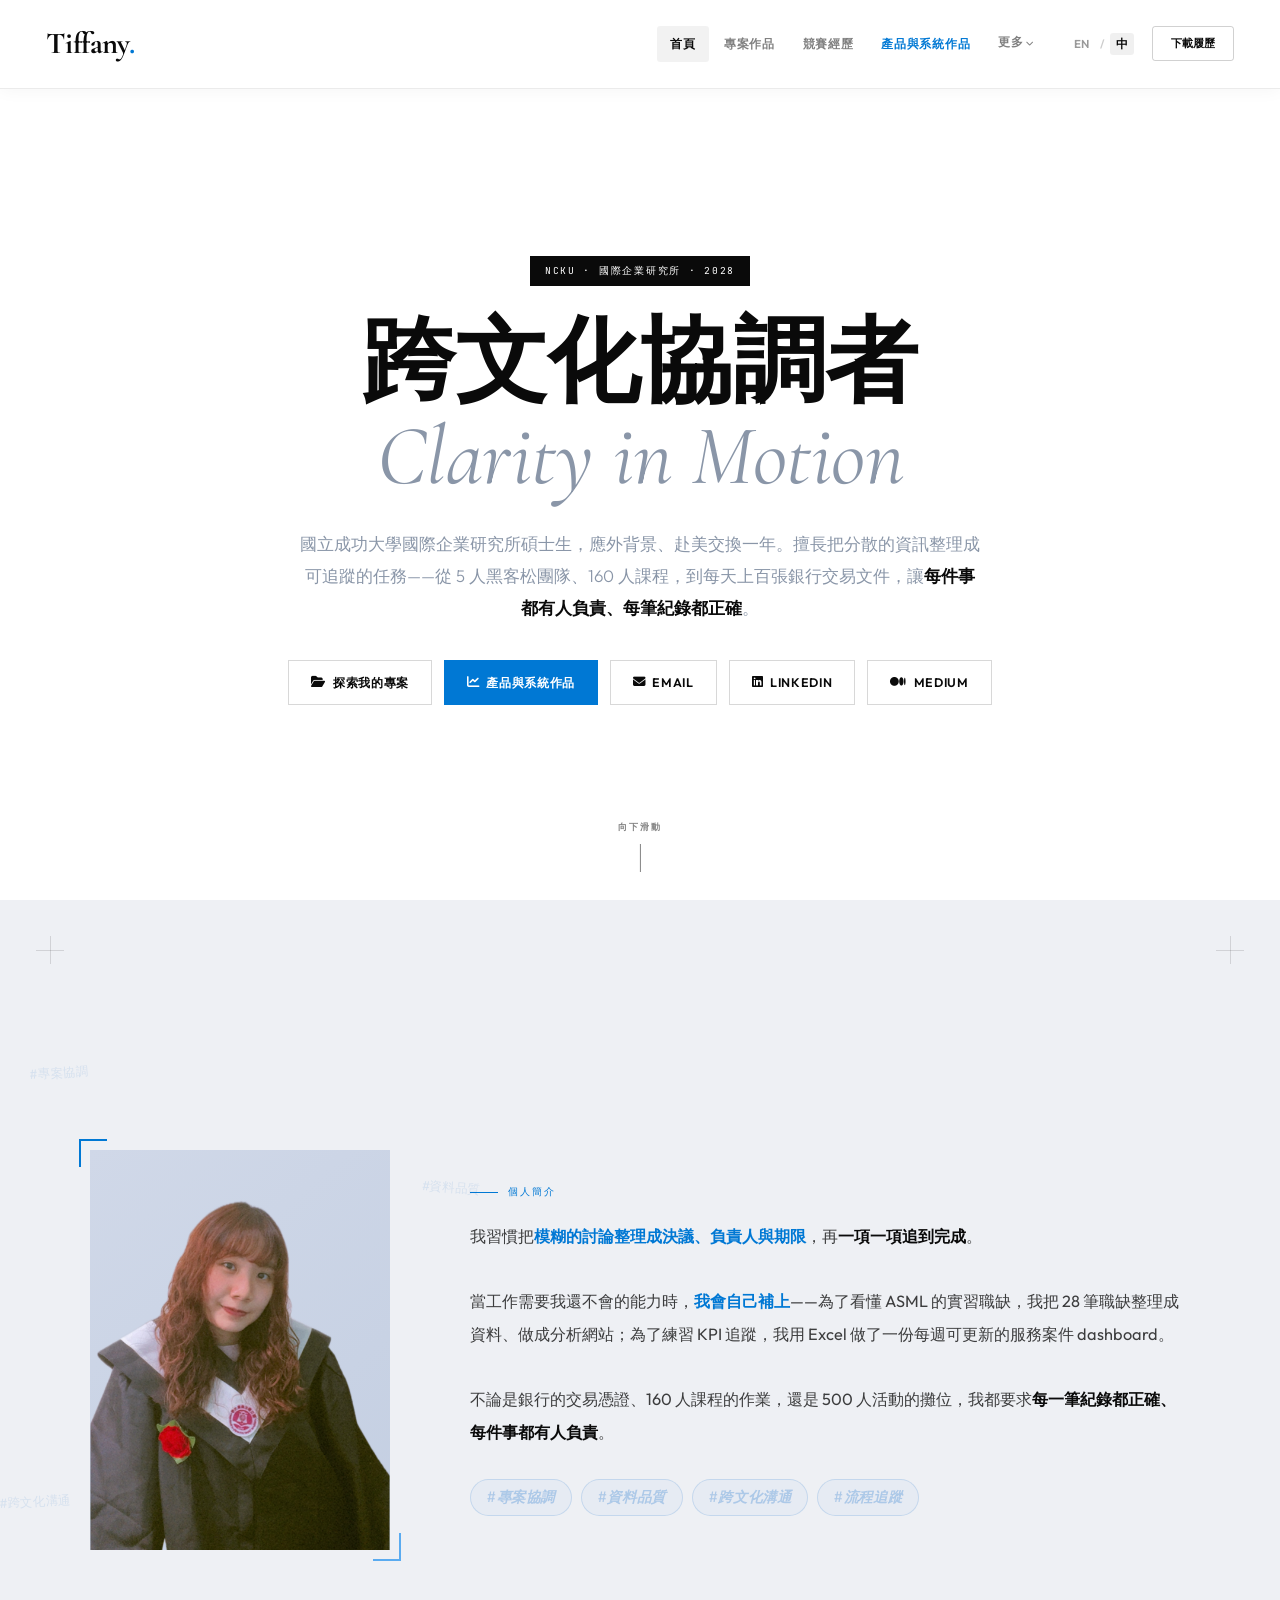
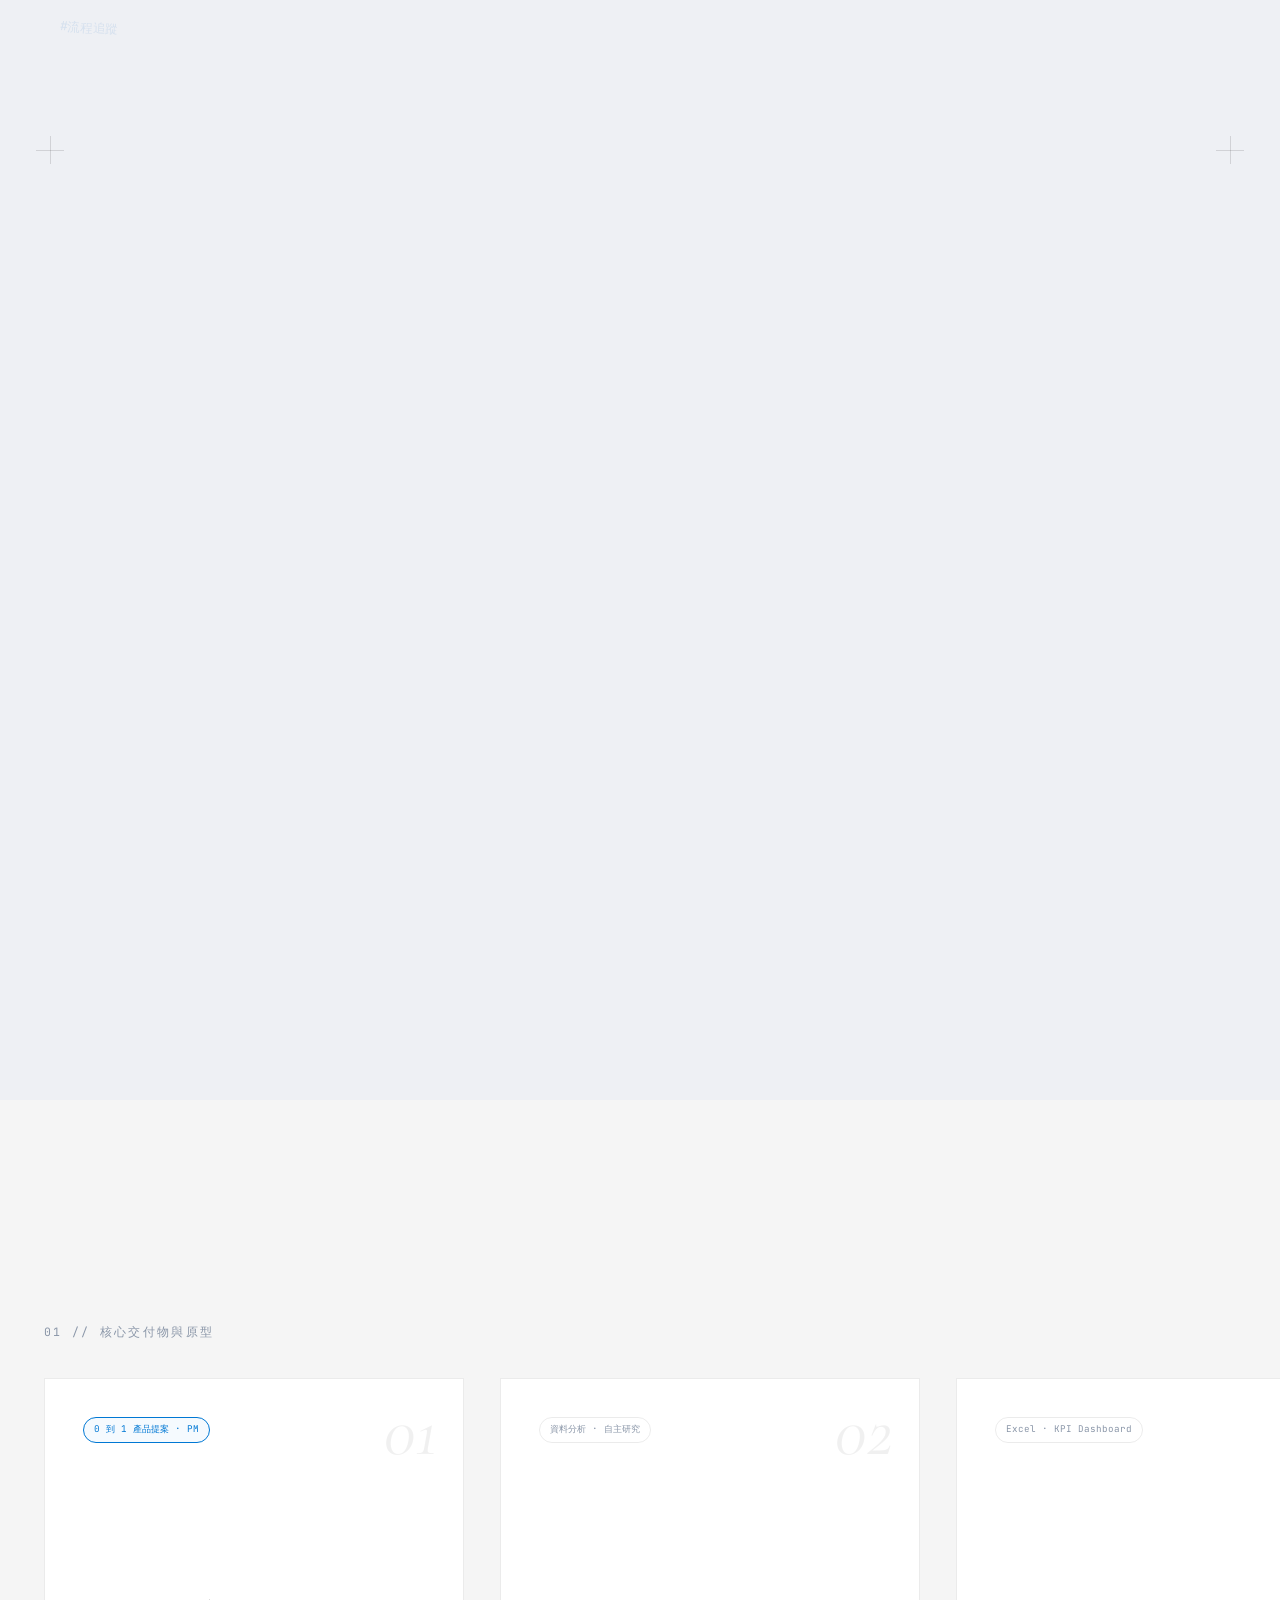
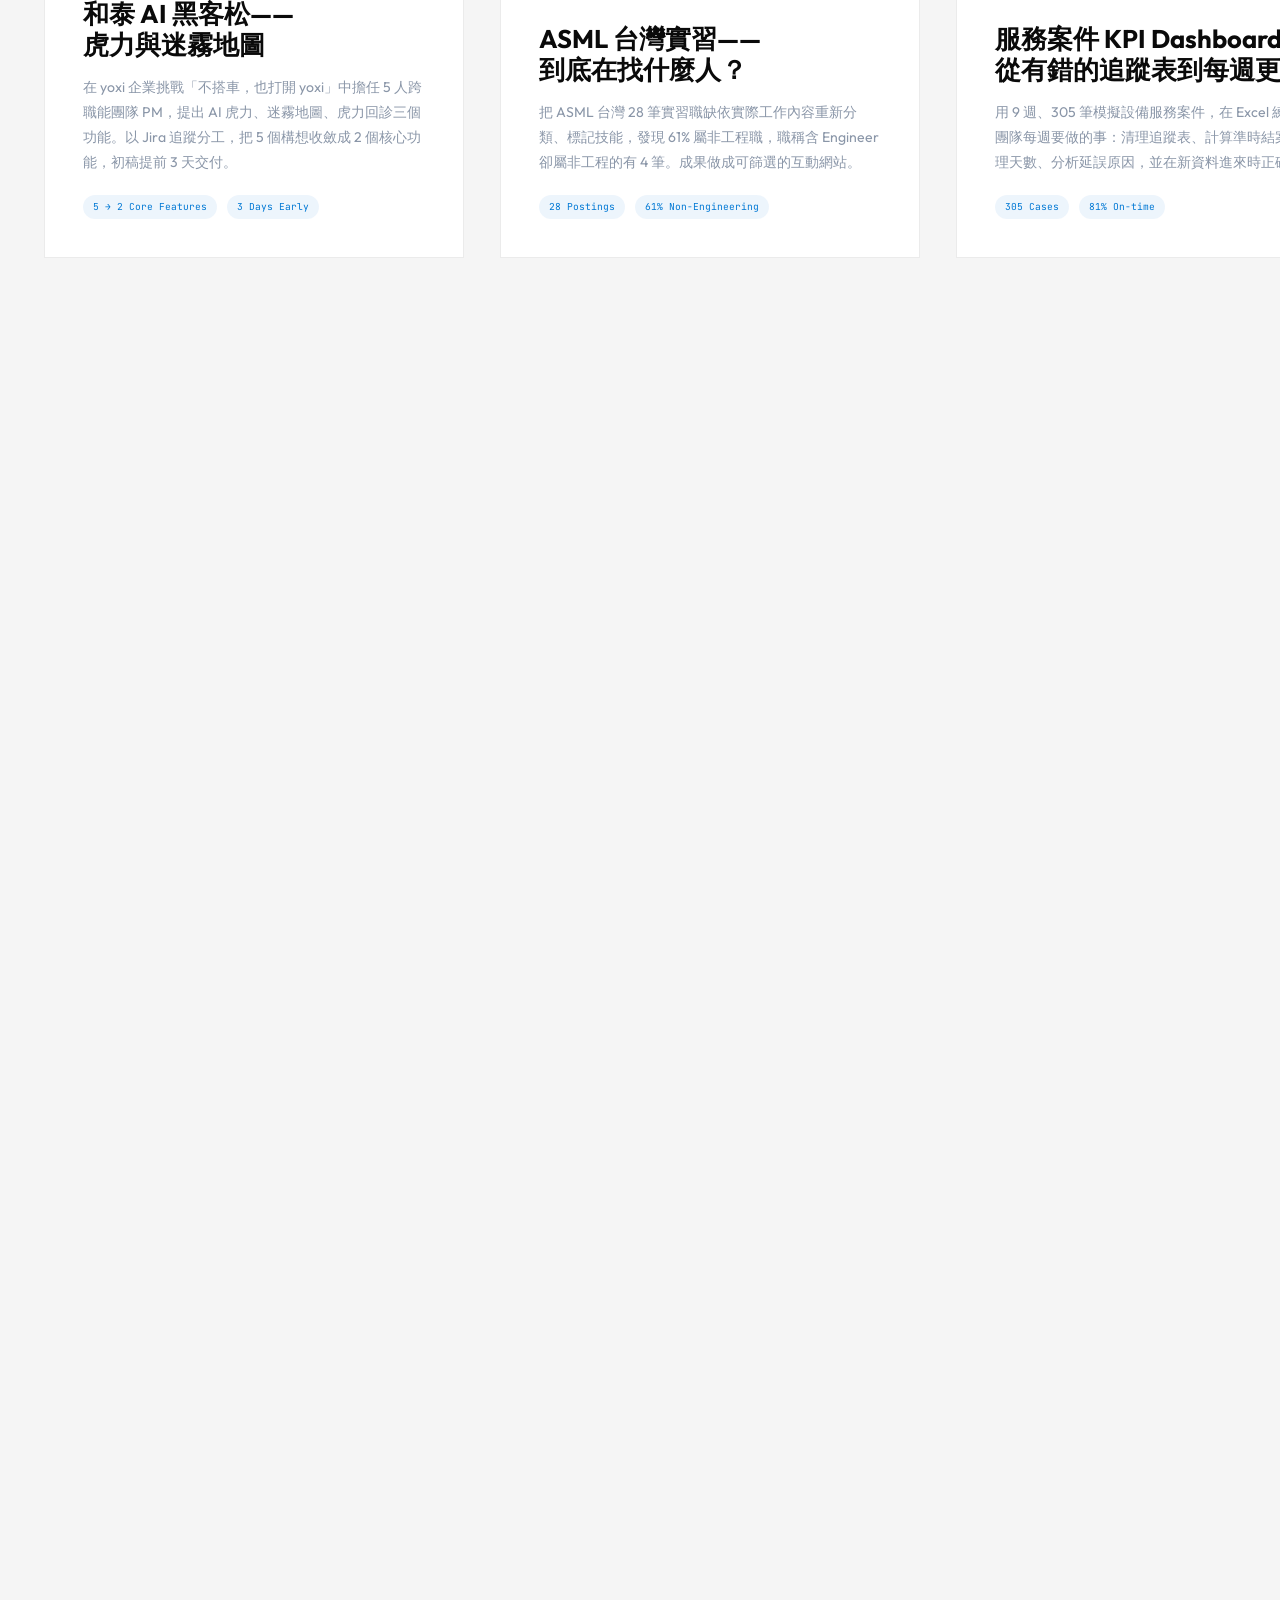
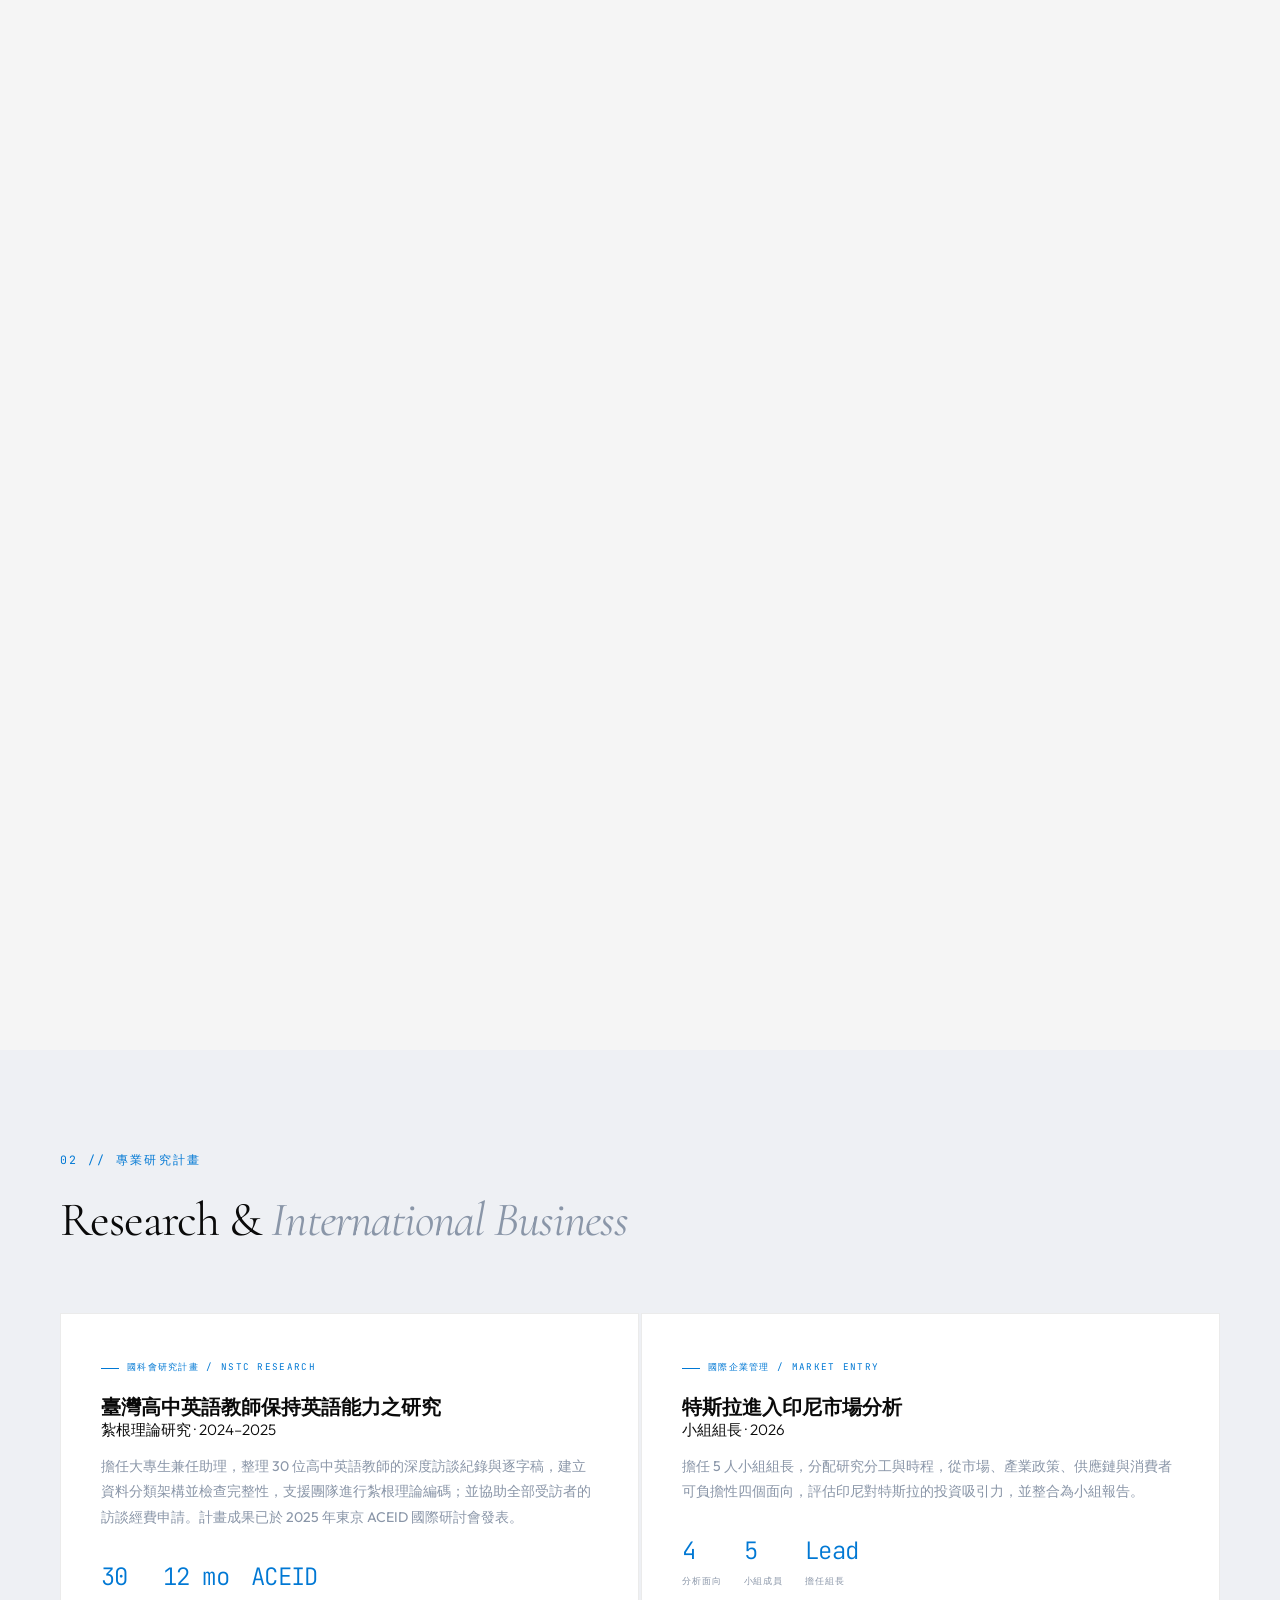
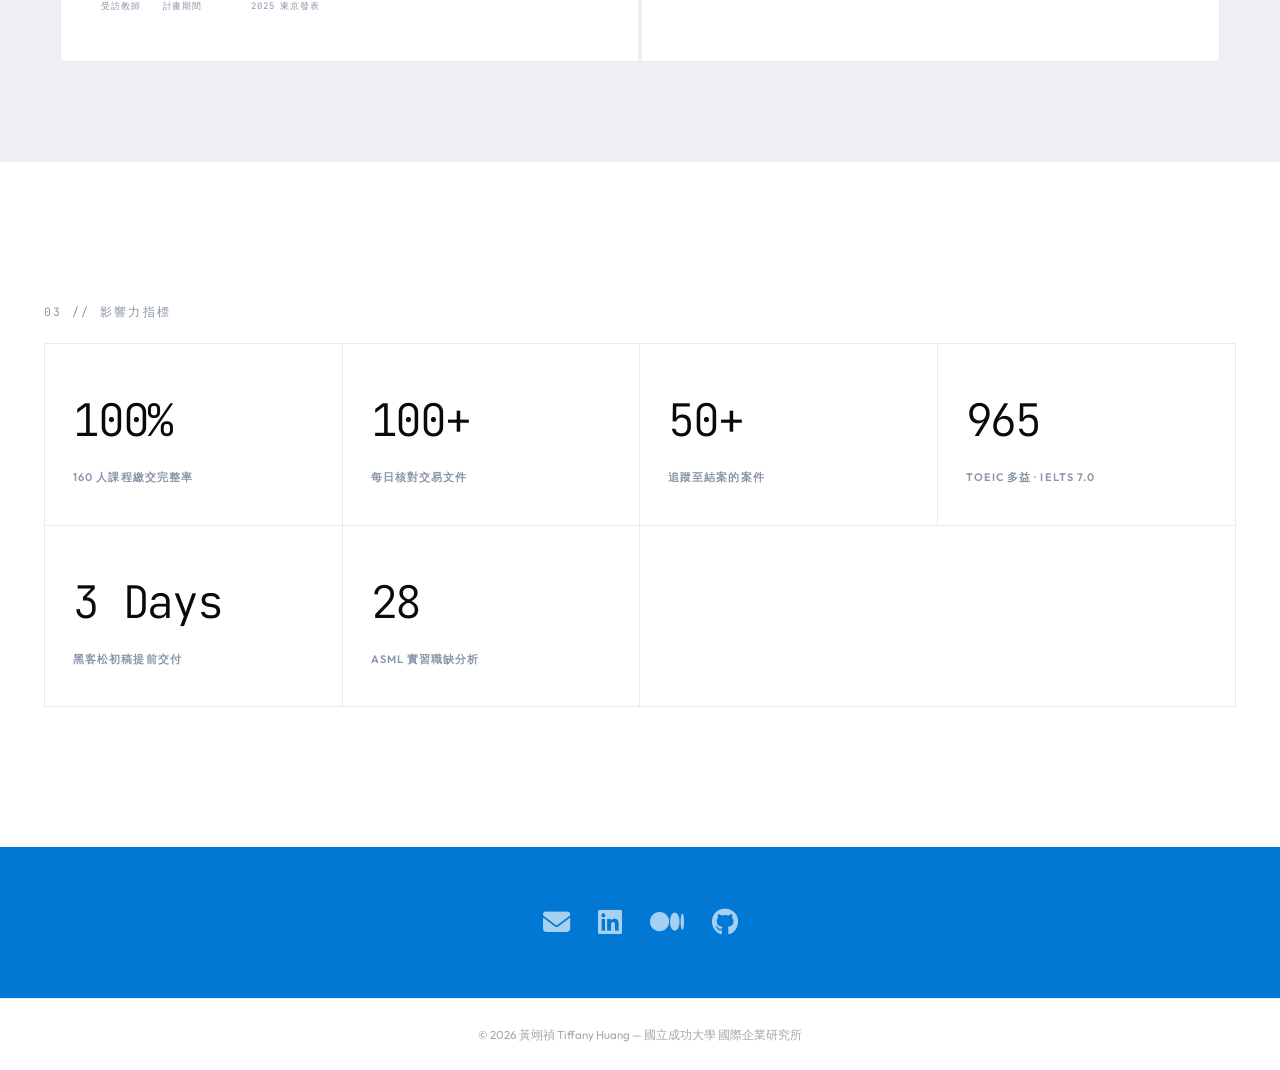
<file: index.html>
<!DOCTYPE html>
<html lang="zh-Hant">
<head>
<meta charset="UTF-8">
<meta name="viewport" content="width=device-width, initial-scale=1.0">
<title>Tiffany Huang | Portfolio</title>
<meta name="description" content="黃翊禎 Tiffany Huang — 成大國際企業研究所碩士生的個人作品集">
<link rel="preconnect" href="https://fonts.googleapis.com">
<link rel="stylesheet" href="https://fonts.googleapis.com/css2?family=Cormorant+Garamond:ital,wght@0,400;0,600;0,700;1,400;1,600&family=Outfit:wght@300;400;500;600;700&family=JetBrains+Mono:wght@400;500&display=swap">
<link rel="stylesheet" href="https://cdnjs.cloudflare.com/ajax/libs/font-awesome/6.4.0/css/all.min.css">
<link rel="stylesheet" href="style.css?v=20261116">
</head>
<body data-page="index">

<div class="floating-tabs" id="floatTabs">
  <button class="ftab" data-en="Home">首頁</button>
  <button class="ftab" data-en="About">關於</button>
  <button class="ftab" data-en="Projects">作品</button>
  <button class="ftab" data-en="Research">研究</button>
  <button class="ftab" data-en="Metrics">指標</button>
</div>

<section class="hero" id="home">
  <div class="hero-content reveal">
    <span class="hero-badge" data-en="NCKU · International Business · 2028">NCKU · 國際企業研究所 · 2028</span>
    <h1 class="hero-h1">
      <span class="t-main" data-en="Cross-Cultural Coordinator">跨文化協調者</span>
      <span class="t-sub">Clarity in Motion</span>
    </h1>
    <p class="hero-desc" data-en="Master's student in International Business at National Cheng Kung University, with an Applied Foreign Languages background and a year as an exchange student in the US. I turn scattered information into trackable tasks — from a 5-person hackathon team and a 160-student course to 100+ bank documents a day — so that <strong>every task has an owner and every record is right</strong>.">
      國立成功大學國際企業研究所碩士生，應外背景、赴美交換一年。擅長把分散的資訊整理成可追蹤的任務——從 5 人黑客松團隊、160 人課程，到每天上百張銀行交易文件，讓<strong>每件事都有人負責、每筆紀錄都正確</strong>。
    </p>
    <div class="hero-btn-row">
      <a href="projects.html" class="btn-outline"><i class="fas fa-folder-open"></i><span data-en="Explore Projects">探索我的專案</span></a>
      <a href="products.html" class="btn-blue"><i class="fas fa-chart-line"></i><span data-en="Product &amp; Systems">產品與系統作品</span></a>
      <a href="mailto:r66151076@gs.ncku.edu.tw" class="btn-outline"><i class="fas fa-envelope"></i><span>Email</span></a>
      <a href="https://www.linkedin.com/in/tiffanyhuang0" target="_blank" rel="noopener" class="btn-outline"><i class="fab fa-linkedin"></i><span>LinkedIn</span></a>
      <a href="https://medium.com/@11047021" target="_blank" rel="noopener" class="btn-outline"><i class="fab fa-medium"></i><span>Medium</span></a>
    </div>
  </div>
  <div class="scroll-ind"><span data-en="Scroll">向下滑動</span><div></div></div>
</section>

<section class="photo-reveal-section" id="about">
  <div class="photo-reveal-sticky">
    <div class="cw cw-tl"></div><div class="cw cw-tr"></div>
    <div class="cw cw-bl"></div><div class="cw cw-br"></div>
    <div class="photo-layout">
      <div class="photo-frame">
        <div class="photo-corner"></div>
        <div class="photo-inner"><img src="images/profile-cutout.png" alt="黃翊禎 Tiffany Huang" style="object-position:center 80%"></div>
        <div class="htag-orbit">
          <span class="htag ht1" data-idx="0"><span class="hash">#</span><span data-en="Project Coordination">專案協調</span></span>
          <span class="htag ht2" data-idx="1"><span class="hash">#</span><span data-en="Data Quality">資料品質</span></span>
          <span class="htag ht3" data-idx="2"><span class="hash">#</span><span data-en="Cross-Cultural">跨文化溝通</span></span>
          <span class="htag ht4" data-idx="3"><span class="hash">#</span><span data-en="Process Tracking">流程追蹤</span></span>
        </div>
      </div>
      <div class="bio-panel">
        <div class="bio-eyebrow" data-en="Personal Profile">個人簡介</div>
        <p class="bio-text" data-en="I turn <span class='hl-b'>loose discussions into decisions, owners and deadlines</span> — then <span class='hl-w'>follow each one through to done</span>.<br><br>When a role needs a skill I don't have yet, <span class='hl-b'>I build it myself</span>: I turned 28 ASML internship postings into a dataset and an interactive research site, and built a weekly-updatable service KPI dashboard in Excel to practice tracking.<br><br>Whether it's bank transaction slips, a 160-student course or a stall at a 500-person festival, I hold myself to one standard: <span class='hl-w'>every record correct, every task owned</span>.">
          我習慣把<span class="hl-b">模糊的討論整理成決議、負責人與期限</span>，再<span class="hl-w">一項一項追到完成</span>。<br><br>
          當工作需要我還不會的能力時，<span class="hl-b">我會自己補上</span>——為了看懂 ASML 的實習職缺，我把 28 筆職缺整理成資料、做成分析網站；為了練習 KPI 追蹤，我用 Excel 做了一份每週可更新的服務案件 dashboard。<br><br>
          不論是銀行的交易憑證、160 人課程的作業，還是 500 人活動的攤位，我都要求<span class="hl-w">每一筆紀錄都正確、每件事都有人負責</span>。
        </p>
        <div class="htag-pills">
          <span class="hpill" data-idx="0"><span class="hash">#</span><span data-en="Project Coordination">專案協調</span></span>
          <span class="hpill" data-idx="1"><span class="hash">#</span><span data-en="Data Quality">資料品質</span></span>
          <span class="hpill" data-idx="2"><span class="hash">#</span><span data-en="Cross-Cultural">跨文化溝通</span></span>
          <span class="hpill" data-idx="3"><span class="hash">#</span><span data-en="Process Tracking">流程追蹤</span></span>
        </div>
      </div>
    </div>
  </div>
</section>

<div class="hscroll-wrap" id="projects">
  <div class="hscroll-sticky">
    <div class="hscroll-hdr reveal">
      <div class="section-eyebrow" data-en="01 // Key Deliverables &amp; Prototypes">01 // 核心交付物與原型</div>
    </div>
    <div class="cards-track" id="cardsTrack">
      <div class="bcard">
        <div class="bcard-num">01</div>
        <div class="bcard-tag blue" data-en="0-to-1 Product Pitch · PM">0 到 1 產品提案 · PM</div>
        <h3 class="bcard-title" data-en="HOTAI AI Hackathon —<br>Huli &amp; the Fog Map">和泰 AI 黑客松——<br>虎力與迷霧地圖</h3>
        <p class="bcard-desc" data-en="For yoxi's challenge — give riders a reason to open the app even on days they don't ride — I led a 5-person cross-functional team as PM. We proposed AI Huli, the Fog Map and Huli Clinic Rides. I tracked work in Jira, narrowed 5 ideas to 2 core features, and we submitted the first draft 3 days early.">在 yoxi 企業挑戰「不搭車，也打開 yoxi」中擔任 5 人跨職能團隊 PM，提出 AI 虎力、迷霧地圖、虎力回診三個功能。以 Jira 追蹤分工，把 5 個構想收斂成 2 個核心功能，初稿提前 3 天交付。</p>
        <div class="bcard-meta"><span class="bcard-badge">5 → 2 Core Features</span><span class="bcard-badge">3 Days Early</span></div>
      </div>
      <div class="bcard">
        <div class="bcard-num">02</div>
        <div class="bcard-tag" data-en="Data Analysis · Self-Initiated">資料分析 · 自主研究</div>
        <h3 class="bcard-title" data-en="ASML Taiwan Internships —<br>Who Are They Really Hiring?">ASML 台灣實習——<br>到底在找什麼人？</h3>
        <p class="bcard-desc" data-en="Re-classified 28 ASML Taiwan internship postings by their actual duties rather than job titles, and tagged every tool and skill. 61% turned out to be non-engineering roles, and 4 postings titled &quot;Engineer&quot; were not engineering work at all. Published the results as an interactive, filterable site.">把 ASML 台灣 28 筆實習職缺依實際工作內容重新分類、標記技能，發現 61% 屬非工程職，職稱含 Engineer 卻屬非工程的有 4 筆。成果做成可篩選的互動網站。</p>
        <div class="bcard-meta"><span class="bcard-badge">28 Postings</span><span class="bcard-badge">61% Non-Engineering</span></div>
      </div>
      <div class="bcard">
        <div class="bcard-num">03</div>
        <div class="bcard-tag" data-en="Excel · KPI Dashboard">Excel · KPI Dashboard</div>
        <h3 class="bcard-title" data-en="Service KPI Dashboard —<br>From a Messy Tracker to Weekly Updates">服務案件 KPI Dashboard——<br>從有錯的追蹤表到每週更新</h3>
        <p class="bcard-desc" data-en="Using 9 weeks and 305 simulated equipment-service cases, I practiced in Excel what a CS team does every week: clean the tracker, calculate on-time close rate and handling days, analyse delay reasons, and update correctly when new data arrives.">用 9 週、305 筆模擬設備服務案件，在 Excel 練習 CS 團隊每週要做的事：清理追蹤表、計算準時結案率與處理天數、分析延誤原因，並在新資料進來時正確更新。</p>
        <div class="bcard-meta"><span class="bcard-badge">305 Cases</span><span class="bcard-badge">81% On-time</span></div>
      </div>
    </div>
  </div>
</div>

<section class="pro-section" id="pro">
  <div class="pro-inner">
    <p class="section-eyebrow reveal" style="color:var(--blue)" data-en="02 // Professional Projects">02 // 專業研究計畫</p>
    <h2 class="pro-h2 reveal">Research &amp; <em>International Business</em></h2>
    <div class="pro-grid reveal">
      <div class="pcard">
        <div class="pcard-tag">國科會研究計畫 / NSTC Research</div>
        <div class="pcard-title" data-en="How Taiwanese High School English Teachers Maintain Their Proficiency<small>Grounded Theory Study · 2024–2025</small>">臺灣高中英語教師保持英語能力之研究<small>紮根理論研究 · 2024–2025</small></div>
        <p class="pcard-body" data-en="As an undergraduate research assistant, I organised the in-depth interview records and transcripts of 30 senior high school English teachers, built the data classification structure and checked completeness for the team's grounded-theory coding, and handled interview funding applications for every participant. The project was presented at ACEID 2025 in Tokyo.">擔任大專生兼任助理，整理 30 位高中英語教師的深度訪談紀錄與逐字稿，建立資料分類架構並檢查完整性，支援團隊進行紮根理論編碼；並協助全部受訪者的訪談經費申請。計畫成果已於 2025 年東京 ACEID 國際研討會發表。</p>
        <div class="pcard-stats">
          <div><div class="pstat-num">30</div><div class="pstat-lbl" data-en="Teachers Interviewed">受訪教師</div></div>
          <div><div class="pstat-num">12 mo</div><div class="pstat-lbl" data-en="Project Duration">計畫期間</div></div>
          <div><div class="pstat-num">ACEID</div><div class="pstat-lbl" data-en="Tokyo 2025">2025 東京發表</div></div>
        </div>
      </div>
      <div class="pcard">
        <div class="pcard-tag">國際企業管理 / Market Entry</div>
        <div class="pcard-title" data-en="Tesla's Entry into Indonesia<small>Team Lead · 2026</small>">特斯拉進入印尼市場分析<small>小組組長 · 2026</small></div>
        <p class="pcard-body" data-en="As team lead of a 5-person group, I divided the research and set the timeline, then assessed Indonesia's attractiveness for Tesla across four dimensions — market, industrial policy, supply chain and consumer affordability — and integrated each section into the team report.">擔任 5 人小組組長，分配研究分工與時程，從市場、產業政策、供應鏈與消費者可負擔性四個面向，評估印尼對特斯拉的投資吸引力，並整合為小組報告。</p>
        <div class="pcard-stats">
          <div><div class="pstat-num">4</div><div class="pstat-lbl" data-en="Dimensions">分析面向</div></div>
          <div><div class="pstat-num">5</div><div class="pstat-lbl" data-en="Team Members">小組成員</div></div>
          <div><div class="pstat-num">Lead</div><div class="pstat-lbl" data-en="My Role">擔任組長</div></div>
        </div>
      </div>
    </div>
  </div>
</section>

<section class="metrics-section" id="metrics">
  <div class="section-eyebrow reveal" style="margin-bottom:22px" data-en="03 // Impact Metrics">03 // 影響力指標</div>
  <div class="dash-grid reveal">
    <div class="dash-cell"><div class="d-num">100%</div><div class="d-lbl" data-en="Submission Completeness · 160-Student Course">160 人課程繳交完整率</div></div>
    <div class="dash-cell"><div class="d-num">100+</div><div class="d-lbl" data-en="Bank Documents Checked Daily">每日核對交易文件</div></div>
    <div class="dash-cell"><div class="d-num">50+</div><div class="d-lbl" data-en="Cases Followed to Closure">追蹤至結案的案件</div></div>
    <div class="dash-cell"><div class="d-num">965</div><div class="d-lbl" data-en="TOEIC · IELTS 7.0">TOEIC 多益 · IELTS 7.0</div></div>
    <div class="dash-cell"><div class="d-num">3 Days</div><div class="d-lbl" data-en="Hackathon Draft Submitted Early">黑客松初稿提前交付</div></div>
    <div class="dash-cell"><div class="d-num">28</div><div class="d-lbl" data-en="ASML Postings Analysed">ASML 實習職缺分析</div></div>
  </div>
</section>

<script src="site.js?v=20261116"></script>
</body>
</html>
</file>
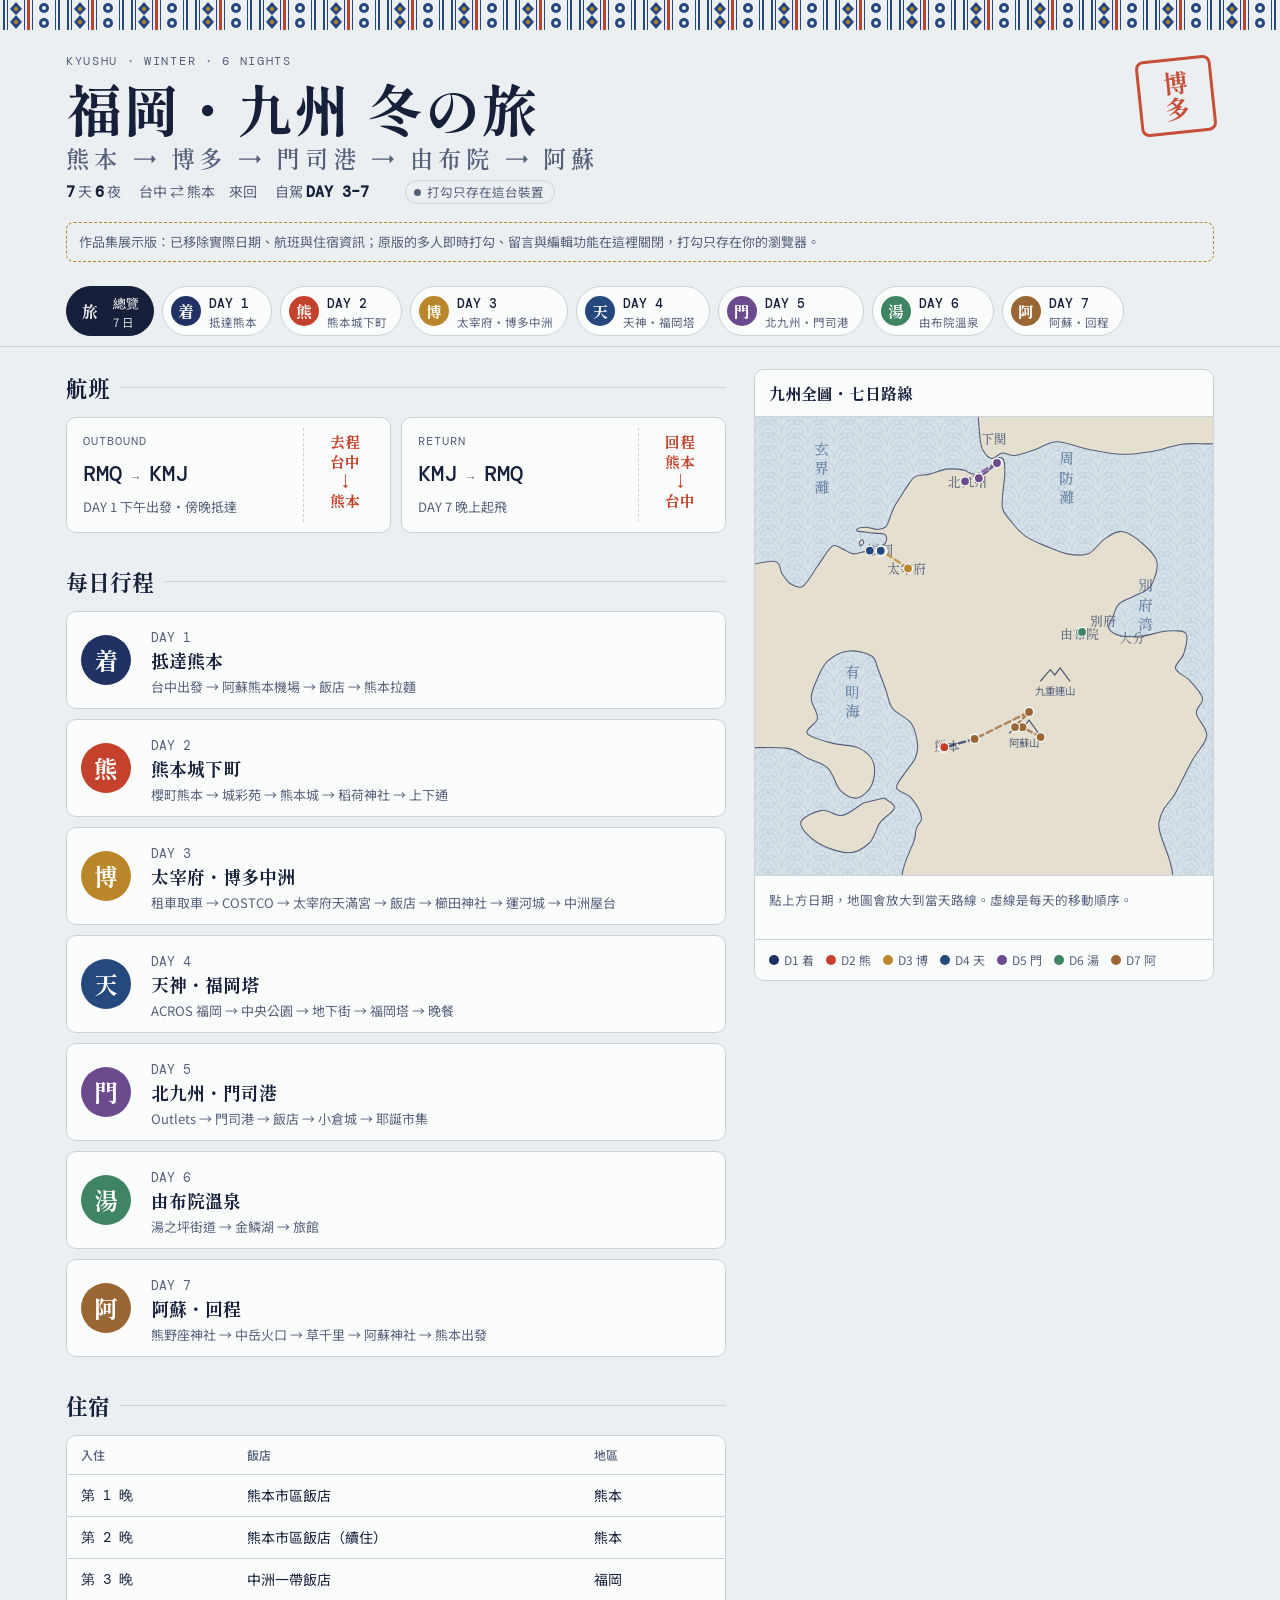
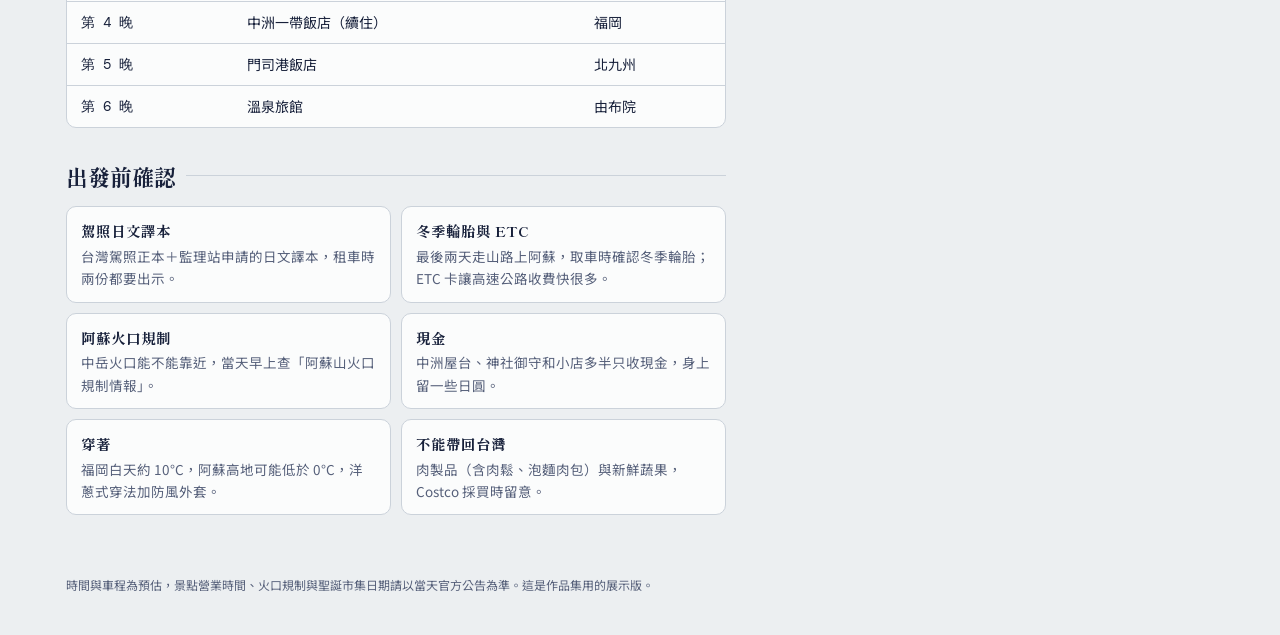
<file: kyushu/index.html>
<!doctype html><html><head><meta charset=utf8><meta name=viewport content="width=device-width,initial-scale=1,viewport-fit=cover"><style>:root{color-scheme:light;box-sizing:border-box;padding-top:env(safe-area-inset-top,0px);padding-bottom:env(safe-area-inset-bottom,0px)}html{scroll-padding-top:env(safe-area-inset-top,0px)}body{margin:0;padding:0;font:14px -apple-system,BlinkMacSystemFont,sans-serif;background:#fff;color:#000}img{max-width:100%}[hidden]:not([hidden=until-found i]){display:none!important}</style></head><body>
<title>九州冬旅行程・展示版</title>
<meta name="claude:viewport-fit-sides" content="cover">
<link rel="preconnect" href="https://fonts.googleapis.com">
<link rel="preconnect" href="https://fonts.gstatic.com" crossorigin>
<link rel="stylesheet" href="https://fonts.googleapis.com/css2?family=Shippori+Mincho+B1:wght@600;800&family=Noto+Sans+TC:wght@400;500;700&family=DM+Mono:wght@400;500&display=swap">
<style>
/* Layout: 博多織の帯 header → sticky day tabs → timeline (left) + illustrated Kyushu map (right, sticky); one column with 行程/地圖 toggle on phones */
:root{
  --paper:#ECEFF1;      /* 淡藍の和紙 */
  --card:#FBFCFC;
  --ink:#17203A;        /* 墨・紺 */
  --ink-2:#56607A;
  --line:#CBD2DA;
  --ai:#25487D;         /* 藍 */
  --shu:#C4422B;        /* 鳥居の朱 */
  --kin:#B9862A;        /* 金茶 */
  --land:#E5DFD0;
  --sea:#D6E1E8;
  --wave:#C3D2DC;
  --d1:#1F3263; --d2:#C4422B; --d3:#B9862A; --d4:#25487D; --d5:#6B4A8E; --d6:#3F8463; --d7:#9A6634;
  --on-accent:#FFFFFF;
  --f-display:"Shippori Mincho B1","Noto Serif TC","Hiragino Mincho ProN","Songti TC",serif;
  --f-body:"Noto Sans TC","PingFang TC","Hiragino Sans","Microsoft JhengHei",system-ui,sans-serif;
  --f-mono:"DM Mono",ui-monospace,"SF Mono",Menlo,monospace;
  --radius:10px;
}
@media (prefers-color-scheme: dark){
  :root:not([data-theme="light"]){
    --paper:#0F1528; --card:#182038; --ink:#ECE6D7; --ink-2:#A3ABC2; --line:#2B3654;
    --ai:#86A8DE; --shu:#E86A50; --kin:#E2B25A; --land:#1F2843; --sea:#121A31; --wave:#1B2643;
    --d1:#8EA3E0; --d2:#E86A50; --d3:#E2B25A; --d4:#6FA0E6; --d5:#B595DE; --d6:#6FC296; --d7:#D9A06A;
    --on-accent:#10162A; color-scheme:dark;
  }
}
:root[data-theme="dark"]{
  --paper:#0F1528; --card:#182038; --ink:#ECE6D7; --ink-2:#A3ABC2; --line:#2B3654;
  --ai:#86A8DE; --shu:#E86A50; --kin:#E2B25A; --land:#1F2843; --sea:#121A31; --wave:#1B2643;
  --d1:#8EA3E0; --d2:#E86A50; --d3:#E2B25A; --d4:#6FA0E6; --d5:#B595DE; --d6:#6FC296; --d7:#D9A06A;
  --on-accent:#10162A; color-scheme:dark;
}
*{box-sizing:border-box}
html,body{background:var(--paper);color:var(--ink)}
body{font-family:var(--f-body);font-size:15px;line-height:1.65;-webkit-font-smoothing:antialiased}
body::before{content:"";position:fixed;inset:0 0 auto;height:env(safe-area-inset-top,0px);z-index:10;background:var(--paper)}
.wrap{max-width:1180px;margin:0 auto;padding-left:max(16px,env(safe-area-inset-left,0px));padding-right:max(16px,env(safe-area-inset-right,0px))}
button{font:inherit;color:inherit;cursor:pointer}
a{color:inherit}
:focus-visible{outline:2px solid var(--shu);outline-offset:2px}

/* ── 博多織 献上柄の帯 ── */
.obi{display:block;width:100%;height:30px;color:var(--ai)}
.obi .k1{fill:var(--ai)} .obi .k2{fill:var(--shu)} .obi .k3{fill:var(--kin)} .obi .bg{fill:var(--paper)}

header.hero{padding-block:22px 18px}
.hero-row{display:flex;gap:18px;align-items:flex-start;justify-content:space-between;flex-wrap:wrap}
.eyebrow{font-family:var(--f-mono);font-size:12px;letter-spacing:.14em;color:var(--ink-2);text-transform:uppercase}
h1{font-family:var(--f-display);font-weight:800;font-size:clamp(34px,7vw,56px);line-height:1.08;margin:6px 0 8px;letter-spacing:.02em;text-wrap:balance}
h1 small{display:block;font-size:.42em;font-weight:600;letter-spacing:.18em;color:var(--ink-2);margin-top:8px}
h1 small span{white-space:nowrap}
.hero-row{position:relative}
@media (max-width:600px){
  .hero-row > div:first-child{padding-right:64px}
  .hanko{position:absolute;right:0;top:0;width:54px;height:54px;font-size:18px;border-width:2.5px}
  h1{font-size:29px}
  h1 small{letter-spacing:.08em;font-size:14px}
}
.hanko{flex:none;width:76px;height:76px;border:3px solid var(--shu);border-radius:8px;color:var(--shu);display:grid;place-items:center;transform:rotate(-6deg);font-family:var(--f-display);font-weight:800;font-size:25px;line-height:1.02;text-align:center;writing-mode:vertical-rl;letter-spacing:.06em;opacity:.92;margin-top:6px}
.meta{display:flex;flex-wrap:wrap;gap:8px 18px;color:var(--ink-2);font-size:14px}
.meta b{color:var(--ink);font-weight:700;font-family:var(--f-mono);font-size:15px}
.countdown{font-family:var(--f-display);font-weight:800;color:var(--shu)}

/* ── sticky bar ── */
.bar{position:sticky;top:env(safe-area-inset-top,0px);z-index:5;background:var(--paper);border-bottom:1px solid var(--line)}
.tabs{display:flex;gap:8px;overflow-x:auto;padding-block:10px;scrollbar-width:none}
.tabs::-webkit-scrollbar{display:none}
.tab{flex:none;border:1px solid var(--line);background:var(--card);border-radius:999px;padding:6px 14px 6px 8px;display:flex;align-items:center;gap:8px;line-height:1.15;text-align:left}
.tab .kj{width:30px;height:30px;border-radius:50%;display:grid;place-items:center;font-family:var(--f-display);font-weight:800;font-size:16px;color:var(--on-accent);background:var(--c)}
.tab .t1{font-family:var(--f-mono);font-size:13px;font-weight:500}
.tab .t2{font-size:11.5px;color:var(--ink-2)}
.tab[aria-selected="true"]{background:var(--c);border-color:var(--c);color:var(--on-accent)}
.tab[aria-selected="true"] .t2{color:var(--on-accent);opacity:.85}
.tab[aria-selected="true"] .kj{background:var(--on-accent);color:var(--c)}
.tab.all .kj{background:var(--ink);color:var(--paper)}
.tab.all{--c:var(--ink)}
.viewtoggle{display:none;gap:6px;padding-bottom:10px}
.viewtoggle button{flex:1;border:1px solid var(--line);background:var(--card);border-radius:8px;padding:7px 0;font-weight:500}
.viewtoggle button[aria-pressed="true"]{background:var(--ink);color:var(--paper);border-color:var(--ink)}

/* ── main grid ── */
main{display:grid;grid-template-columns:minmax(0,1fr) minmax(0,460px);gap:28px;padding-block:22px 60px}
.col-map{position:sticky;top:calc(env(safe-area-inset-top,0px) + 78px);align-self:start}
@media (max-width:880px){
  main{grid-template-columns:minmax(0,1fr)}
  .viewtoggle{display:flex}
  .col-map{position:static}
  body[data-view="list"] .col-map{display:none}
  body[data-view="map"] .col-list{display:none}
}

/* ── day header ── */
.dayhead{display:grid;grid-template-columns:auto minmax(0,1fr);gap:16px;align-items:center;margin-bottom:18px}
.daykanji{width:68px;height:68px;border-radius:50%;background:var(--c);color:var(--on-accent);display:grid;place-items:center;font-family:var(--f-display);font-weight:800;font-size:34px}
.dayhead h2{font-family:var(--f-display);font-weight:800;font-size:clamp(24px,4.4vw,32px);margin:0;line-height:1.2;text-wrap:balance}
.dayhead .d{font-family:var(--f-mono);color:var(--ink-2);font-size:13px;letter-spacing:.06em}
.facts{display:flex;flex-wrap:wrap;gap:6px 8px;margin:0 0 22px;padding:0;list-style:none}
.facts li{font-size:13px;border:1px dashed var(--line);border-radius:6px;padding:4px 10px;color:var(--ink-2)}
.facts li b{color:var(--ink);font-weight:500}

/* ── timeline ── */
.tl{list-style:none;margin:0;padding:0;position:relative}
.stop{display:grid;grid-template-columns:54px minmax(0,1fr);gap:12px;position:relative}
.stop .time{font-family:var(--f-mono);font-size:14px;font-weight:500;padding-top:16px;text-align:right;color:var(--ink);font-variant-numeric:tabular-nums}
.stop .time span{display:block;font-size:10.5px;color:var(--ink-2);letter-spacing:.05em}
.card{background:var(--card);border:1px solid var(--line);border-radius:var(--radius);padding:14px 16px 14px 18px;position:relative;overflow:hidden;transition:opacity .25s}
.card::before{content:"";position:absolute;left:0;top:0;bottom:0;width:5px;background:repeating-linear-gradient(180deg,var(--c) 0 10px,transparent 10px 13px)}
.card.sel{box-shadow:0 0 0 2px var(--c)}
.chead{display:flex;gap:10px;align-items:flex-start;justify-content:space-between}
.num{flex:none;width:24px;height:24px;border-radius:50%;border:1.5px solid var(--c);color:var(--c);font-family:var(--f-mono);font-size:12px;display:grid;place-items:center;font-weight:500;margin-top:3px}
.card h3{font-family:var(--f-display);font-weight:800;font-size:19px;line-height:1.3;margin:0}
.card .jp{font-size:12.5px;color:var(--ink-2);margin-top:1px}
.card p{margin:8px 0 0;font-size:14.5px;max-width:62ch}
.chips{display:flex;flex-wrap:wrap;gap:6px;margin-top:9px}
.chip{font-size:11.5px;border-radius:4px;padding:1px 8px;border:1px solid var(--line);color:var(--ink-2)}
.chip.t{border-color:var(--c);color:var(--c);font-weight:500}
.tips{margin:10px 0 0;padding:10px 0 0;border-top:1px dashed var(--line);list-style:none;font-size:13.5px;color:var(--ink-2);display:grid;gap:3px}
.tips li{padding-left:1.1em;text-indent:-1.1em}
.tips li::before{content:"・";color:var(--c);font-weight:700}
.acts{display:flex;flex-wrap:wrap;gap:6px;margin-top:12px}
.acts a,.acts button{font-size:12.5px;text-decoration:none;border:1px solid var(--line);background:transparent;border-radius:6px;padding:4px 10px;display:inline-flex;gap:5px;align-items:center}
.acts a.go{background:var(--ink);border-color:var(--ink);color:var(--paper)}
.acts a:hover,.acts button:hover{border-color:var(--ink)}
.acts .done{margin-left:auto}
.stamp{position:absolute;right:14px;top:10px;width:58px;height:58px;border:2.5px solid var(--shu);border-radius:50%;color:var(--shu);display:grid;place-items:center;font-family:var(--f-display);font-weight:800;font-size:26px;transform:rotate(-14deg) scale(.6);opacity:0;pointer-events:none;transition:all .2s}
.card.is-done .stamp{opacity:.85;transform:rotate(-14deg) scale(1)}
.card.is-done > *:not(.stamp):not(.notes-box):not(.acts){opacity:.55}
.move{grid-column:2;font-size:12.5px;color:var(--ink-2);padding:8px 0 8px 18px;margin-left:4px;border-left:2px dotted var(--line);display:flex;gap:6px;align-items:center}
.move .mv{font-family:var(--f-mono);font-size:11px;border:1px solid var(--line);border-radius:3px;padding:0 5px;color:var(--ink)}

/* ── map ── */
.mapcard{background:var(--card);border:1px solid var(--line);border-radius:var(--radius);overflow:hidden}
.maphead{display:flex;justify-content:space-between;align-items:center;padding:10px 14px;border-bottom:1px solid var(--line);gap:10px}
.maphead .ttl{font-family:var(--f-display);font-weight:800;font-size:16px}
.maphead button{border:1px solid var(--line);background:transparent;border-radius:6px;padding:3px 10px;font-size:12.5px}
#map{display:block;width:100%;aspect-ratio:1/1;max-width:100%;touch-action:manipulation}
#map .land{fill:var(--land);stroke:var(--ink-2);stroke-width:1.1;stroke-linejoin:round}
#map .seawave{fill:none;stroke:var(--wave);stroke-width:1}
#map .lbl-sea{fill:var(--ai);opacity:.55;font-family:var(--f-display);font-weight:600}
#map .lbl-city{fill:var(--ink-2);font-family:var(--f-display);font-weight:600}
#map .lbl-mtn{fill:var(--ink-2);font-family:var(--f-body)}
#map .mtn{fill:none;stroke:var(--ink-2);stroke-linejoin:round}
#map .route{fill:none;stroke-linecap:round;stroke-linejoin:round}
#map .pin{cursor:pointer}
#map .pin text{font-family:var(--f-mono);font-weight:500;fill:var(--on-accent);pointer-events:none}
#map .plabel{font-family:var(--f-body);font-weight:700;fill:var(--ink);paint-order:stroke;stroke:var(--card);stroke-linejoin:round}
.mapnote{padding:12px 14px;border-top:1px solid var(--line);font-size:13.5px;min-height:64px}
.mapnote .nm{font-family:var(--f-display);font-weight:800;font-size:16px}
.mapnote .sub{color:var(--ink-2);font-size:12.5px}
.mapnote a{display:inline-block;margin-top:6px;font-size:12.5px;text-decoration:none;background:var(--ink);color:var(--paper);border-radius:6px;padding:3px 10px}
.legend{display:flex;flex-wrap:wrap;gap:4px 12px;padding:10px 14px;border-top:1px solid var(--line);font-size:12px;color:var(--ink-2)}
.legend span{display:inline-flex;align-items:center;gap:5px}
.legend i{width:10px;height:10px;border-radius:50%;background:var(--c)}

/* ── overview ── */
.ov-days{list-style:none;margin:0 0 30px;padding:0;display:grid;gap:10px}
.ov-day{display:grid;grid-template-columns:56px minmax(0,1fr);gap:14px;align-items:center;background:var(--card);border:1px solid var(--line);border-radius:var(--radius);padding:12px 14px;text-align:left;width:100%}
.ov-day:hover{border-color:var(--c)}
.ov-day .daykanji{width:50px;height:50px;font-size:24px}
.ov-day .dt{font-family:var(--f-mono);font-size:12.5px;color:var(--ink-2)}
.ov-day .ar{font-family:var(--f-display);font-weight:800;font-size:18px;line-height:1.3}
.ov-day .rt{font-size:13px;color:var(--ink-2);line-height:1.5;margin-top:2px}
h2.sec{font-family:var(--f-display);font-weight:800;font-size:22px;margin:0 0 12px;display:flex;align-items:center;gap:10px}
h2.sec::after{content:"";flex:1;height:0;border-top:1px solid var(--line)}
.flights{display:grid;grid-template-columns:repeat(auto-fit,minmax(240px,1fr));gap:10px;margin-bottom:30px}
.ticket{background:var(--card);border:1px solid var(--line);border-radius:var(--radius);padding:14px 16px;display:grid;gap:4px;position:relative}
.ticket::after{content:"";position:absolute;right:86px;top:10px;bottom:10px;border-left:1px dashed var(--line)}
.ticket .code{font-family:var(--f-mono);font-size:12px;color:var(--ink-2);letter-spacing:.08em}
.ticket .route{font-family:var(--f-mono);font-size:22px;font-weight:500;display:flex;gap:10px;align-items:baseline}
.ticket .route small{font-size:12px;color:var(--ink-2)}
.ticket .when{font-size:13px;color:var(--ink-2)}
.ticket .side{position:absolute;right:14px;top:14px;width:62px;text-align:center;font-family:var(--f-display);font-weight:800;font-size:15px;color:var(--shu);line-height:1.3}
.stays{width:100%;border-collapse:collapse;font-size:14px;margin-bottom:30px}
.stays-wrap{overflow-x:auto;background:var(--card);border:1px solid var(--line);border-radius:var(--radius);margin-bottom:30px}
.stays-wrap .stays{margin:0}
.stays th,.stays td{padding:9px 14px;text-align:left;border-bottom:1px solid var(--line);vertical-align:top}
.stays tr:last-child td{border-bottom:0}
.stays th{font-size:12px;color:var(--ink-2);font-weight:500}
.stays td.n{font-family:var(--f-mono);white-space:nowrap}
.stays .assume{font-size:11.5px;color:var(--kin);display:block}
.notes{list-style:none;margin:0;padding:0;display:grid;grid-template-columns:repeat(auto-fit,minmax(250px,1fr));gap:10px}
.notes li{background:var(--card);border:1px solid var(--line);border-radius:var(--radius);padding:12px 14px;font-size:13.5px;color:var(--ink-2)}
.notes li b{display:block;color:var(--ink);font-size:14.5px;margin-bottom:2px;font-family:var(--f-display);font-weight:800}
footer{color:var(--ink-2);font-size:12px;padding-block:0 40px}
.demo-note{font-size:13px;color:var(--ink-2);border:1px dashed var(--kin);border-radius:8px;padding:8px 12px;margin-bottom:14px}

/* ── shared mode ── */
.sync{display:inline-flex;align-items:center;gap:6px;font-size:12.5px;border:1px solid var(--line);border-radius:999px;padding:1px 10px 1px 8px;color:var(--ink-2)}
.sync::before{content:"";width:7px;height:7px;border-radius:50%;background:var(--ink-2)}
.sync.on{color:var(--ink)} .sync.on::before{background:var(--d6)}
.sync.wait::before{background:var(--kin)}
.sync.ro::before{background:var(--ai)}
.chip.mod{border-style:dashed;color:var(--ink-2)}
.who{font-weight:700;color:var(--ink)}
.notes-box{margin-top:10px}
.nlist{list-style:none;margin:0;padding:8px 10px;display:grid;gap:6px;background:var(--paper);border-radius:6px;font-size:13.5px}
.nlist li{display:grid;grid-template-columns:auto minmax(0,1fr) auto auto;gap:4px 8px;align-items:baseline}
.nlist .ntext{min-width:0;overflow-wrap:anywhere}
.nlist .nt{font-size:11px;color:var(--ink-2);font-family:var(--f-mono)}
.ndel{border:0;background:transparent;color:var(--ink-2);font-size:15px;line-height:1;padding:0 2px}
.ndel:hover{color:var(--shu)}
.nform{display:flex;gap:6px;margin-top:8px}
.nform input{flex:1;min-width:0}
.editform input,.editform textarea,.nform input{font:inherit;font-size:14px;color:var(--ink);background:var(--paper);border:1px solid var(--line);border-radius:6px;padding:6px 9px}
.editform textarea{resize:vertical}
.editform .frow{display:grid;grid-template-columns:44px minmax(0,1fr);gap:8px;align-items:start;margin-bottom:8px}
.editform label{font-size:12.5px;color:var(--ink-2);padding-top:7px}
.acts .primary,.nform .primary{background:var(--shu);border:1px solid var(--shu);color:var(--on-accent);border-radius:6px;padding:4px 12px;font-size:12.5px}
.acts .danger{color:var(--shu);border-color:var(--shu)}
.acts .danger:last-child{margin-left:auto}
.donewrap{margin-left:auto;display:inline-flex;gap:8px;align-items:center}
.doneby{font-size:12px;color:var(--shu)}
.doneby .who{color:var(--shu)}
.card .acts .done{margin-left:0}
.hiddenrow{font-size:13px;color:var(--ink-2);border:1px dashed var(--line);border-radius:var(--radius);padding:8px 12px;display:flex;flex-wrap:wrap;gap:6px 10px;align-items:center}
.hiddenrow b{text-decoration:line-through;font-weight:500}
.hiddenrow button{margin-left:auto;font-size:12.5px;border:1px solid var(--line);background:transparent;border-radius:6px;padding:3px 10px}
.addbtn{display:block;width:100%;margin-top:14px;border:1.5px dashed var(--line);background:transparent;border-radius:var(--radius);padding:12px;color:var(--ink-2);font-size:14px}
.addbtn:hover{border-color:var(--ink);color:var(--ink)}
.addform{margin-top:14px}
.ov-day .prog{margin-left:10px;color:var(--shu)}
.recent{list-style:none;margin:0 0 30px;padding:0;display:grid;gap:8px}
.recent button{display:grid;grid-template-columns:30px minmax(0,1fr);gap:10px;align-items:start;text-align:left;width:100%;background:var(--card);border:1px solid var(--line);border-radius:var(--radius);padding:10px 12px;font-size:13.5px}
.recent .rk{width:28px;height:28px;border-radius:50%;background:var(--c);color:var(--on-accent);display:grid;place-items:center;font-family:var(--f-display);font-weight:800}
.recent .rs{color:var(--ink-2);font-size:12.5px}
.toast{position:fixed;left:50%;bottom:calc(20px + env(safe-area-inset-bottom,0px));transform:translateX(-50%);background:var(--ink);color:var(--paper);padding:9px 16px;border-radius:8px;font-size:13.5px;z-index:20;max-width:calc(100% - 32px);text-align:center}
@media (prefers-reduced-motion:reduce){*{transition:none!important}}
</style>

<svg class="obi" aria-hidden="true" preserveAspectRatio="none">
  <defs>
    <pattern id="kenjo" width="64" height="30" patternUnits="userSpaceOnUse">
      <rect class="bg" width="64" height="30"/>
      <!-- 独鈷 -->
      <rect class="k1" x="3" y="0" width="2" height="30"/>
      <rect class="k1" x="7" y="0" width="1" height="30"/>
      <path class="k1" d="M16 2 L22 9 L16 15 L10 9 Z M16 15 L22 22 L16 29 L10 22 Z"/>
      <circle class="k3" cx="16" cy="9" r="2"/><circle class="k3" cx="16" cy="22" r="2"/>
      <rect class="k1" x="24" y="0" width="1" height="30"/>
      <rect class="k2" x="27" y="0" width="3" height="30"/>
      <rect class="k1" x="32" y="0" width="1" height="30"/>
      <!-- 華皿 -->
      <circle class="k1" cx="44" cy="8" r="5"/><circle class="bg" cx="44" cy="8" r="2"/>
      <circle class="k1" cx="44" cy="23" r="5"/><circle class="bg" cx="44" cy="23" r="2"/>
      <rect class="k1" x="55" y="0" width="1" height="30"/>
      <rect class="k1" x="58" y="0" width="2" height="30"/>
    </pattern>
  </defs>
  <rect width="100%" height="30" fill="url(#kenjo)"/>
</svg>

<header class="hero wrap">
  <div class="hero-row">
    <div>
      <div class="eyebrow">Kyushu · Winter · 6 nights</div>
      <h1>福岡・九州 冬の旅<small><span>熊本 →</span> <span>博多 →</span> <span>門司港 →</span> <span>由布院 →</span> <span>阿蘇</span></small></h1>
      <div class="meta">
        <span><b>7</b> 天 <b>6</b> 夜</span>
        <span>台中 ⇄ 熊本　來回</span>
        <span>自駕 <b>DAY 3–7</b></span>
        <span class="countdown" id="countdown"></span>
        <span class="sync off" id="sync">打勾只存在這台裝置</span>
      </div>
    </div>
    <div class="hanko" aria-label="博多">博多</div>
  </div>
</header>
<div class="wrap"><div class="demo-note">作品集展示版：已移除實際日期、航班與住宿資訊；原版的多人即時打勾、留言與編輯功能在這裡關閉，打勾只存在你的瀏覽器。</div></div>

<div class="bar">
  <div class="wrap">
    <nav class="tabs" id="tabs" role="tablist" aria-label="選擇日期"></nav>
    <div class="viewtoggle" role="group" aria-label="切換顯示">
      <button id="vt-list" aria-pressed="true">行程</button>
      <button id="vt-map" aria-pressed="false">地圖</button>
    </div>
  </div>
</div>

<main class="wrap">
  <section class="col-list" id="list" aria-live="polite"></section>
  <aside class="col-map">
    <div class="mapcard">
      <div class="maphead"><span class="ttl" id="mapttl">九州全圖</span><button id="mapall">看全圖</button></div>
      <svg id="map" role="img" aria-label="九州行程地圖"></svg>
      <div class="mapnote" id="mapnote"></div>
      <div class="legend" id="legend"></div>
    </div>
  </aside>
</main>

<footer class="wrap">時間與車程為預估，景點營業時間、火口規制與聖誕市集日期請以當天官方公告為準。這是作品集用的展示版。</footer>
<div class="toast" id="toast" role="status" hidden></div>

<script>
(function(){
const WD = '日月火水木金土';
const DAYS = [
{ id:'d1', date:'', kanji:'着', area:'抵達熊本', jp:'熊本着', mode:'transit',
  facts:[['交通','飛機・機場巴士'],['住宿','熊本市區飯店'],['氣溫','熊本夜間約 3–8°C']],
  stops:[
  {t:'15:05', tl:'起飛', name:'台中出發', jp:'台中 → 熊本', tags:['航班'], desc:'台中清泉崗機場起飛，日本時間 18:15 抵達阿蘇熊本機場。',
   tips:['日本比台灣快 1 小時，下飛機記得調手錶','先在 Visit Japan Web 填好入境與海關資料，過關出示 QR code'], move:['', '飛行約 2 小時']},
  {t:'18:15', tl:'抵達', name:'阿蘇熊本機場', jp:'阿蘇くまもと空港', ll:[130.855,32.837], tags:['機場'],
   desc:'入境後到巴士站搭機場利木津巴士進市區，坐到「桜町バスターミナル」最近飯店。',
   tips:['機場巴士約 1 小時，可用 IC 卡或現金','在機場或飯店附近超商先買好明天的水與早餐'], move:['巴士','約 60 分']},
  {t:'19:30', name:'熊本市區飯店', short:'飯店', jp:'熊本・新市街', ll:[130.7080,32.8025], q:'熊本 新市街', tags:['住宿','連住 2 晚'],
   desc:'位在新市街拱廊旁，走路到櫻町、熊本城和上下通都很近，這兩天都靠走路。',
   tips:['住在新市街一帶，這兩天都能走路'], move:['步行','約 5 分']},
  {t:'20:00', tl:'晚餐', name:'熊本拉麵', jp:'熊本ラーメン', ll:[130.7085,32.8018], q:'熊本ラーメン 新市街', tags:['美食'],
   desc:'熊本拉麵的特色是豚骨湯加上焦蒜油（マー油），香氣很重。新市街與下通一帶老店很多。',
   tips:['桂花、黒亭都是在地知名的店','想吃馬肉可以順便找「馬刺し」居酒屋']}
  ]},
{ id:'d2', date:'', kanji:'熊', area:'熊本城下町', jp:'熊本城と城下町', mode:'walking',
  facts:[['交通','全程步行'],['住宿','熊本市區飯店（續住）'],['步行','約 4–5 km']],
  stops:[
  {t:'10:00', name:'SAKURA MACHI 熊本', short:'櫻町熊本', jp:'SAKURA MACHI Kumamoto（桜町熊本）', ll:[130.7055,32.8000], tags:['購物','巴士總站'],
   desc:'熊本市中心的大型商場，樓下是巴士總站。屋頂有大片庭園可以遠眺熊本城。',
   tips:['館內有熊本熊主題商店，伴手禮可以在這裡一次買','屋頂庭園是拍熊本城的好位置'], move:['步行','約 10 分']},
  {t:'11:30', name:'櫻之馬場 城彩苑', short:'城彩苑', jp:'桜の馬場 城彩苑', ll:[130.7030,32.8028], tags:['美食','午餐'],
   desc:'熊本城腳下的江戶風街道，二十多間小吃店與伴手禮店，順便在這裡吃午餐。',
   tips:['必吃「いきなり団子」：番薯加紅豆的熊本傳統點心','旁邊的「湧々座」可以先看熊本城的歷史'], move:['步行','約 10 分']},
  {t:'13:00', name:'熊本城', jp:'熊本城', ll:[130.7058,32.8061], tags:['城','觀光'],
   desc:'日本三名城之一，加藤清正所築。2016 年地震受損後，天守閣已修復開放，城內有架高的特別見學通路可以近看修復中的石垣。',
   tips:['和湧々座一起買共通券比較划算','天守閣最上層可以看整個熊本市','冬天風大，帶件防風外套'], move:['步行','約 10 分']},
  {t:'15:30', name:'熊本城稻荷神社', short:'稻荷神社', jp:'熊本城稲荷神社', ll:[130.7038,32.8076], tags:['神社'],
   desc:'加藤清正入城時奉祀的守護神社，紅色鳥居與白狐，是熊本城旁的小景點。',
   tips:['可以求開運、商売繁盛的御守'], move:['步行','約 15 分']},
  {t:'17:00', name:'上通・下通商店街', short:'上下通', jp:'上通・下通アーケード', ll:[130.7092,32.8035], tags:['購物','晚餐'],
   desc:'熊本最熱鬧的拱廊商店街，有藥妝、服飾和許多餐廳，下雨也不怕。',
   tips:['晚餐推薦熊本鄉土料理「太平燕」：冬粉湯麵配海鮮蔬菜','回飯店前補貨藥妝']}
  ]},
{ id:'d3', date:'', kanji:'博', area:'太宰府・博多中洲', jp:'太宰府と博多', mode:'driving',
  facts:[['交通','自駕（9:30 取車）'],['住宿','中洲一帶飯店'],['車程','約 2.5 小時']],
  stops:[
  {t:'09:30', tl:'取車', name:'租車取車', jp:'レンタカー', tags:['租車'],
   desc:'在熊本市區取車，開始五天自駕。',
   tips:['台灣駕照要搭配「日文譯本」（監理站申請），兩份都要帶','確認有 ETC 卡，高速公路收費比較方便','最後一天會上阿蘇高地，問清楚是否為冬季輪胎（スタッドレス）'], move:['開車','依店家位置']},
  {t:'10:15', name:'COSTCO 好市多', short:'COSTCO', jp:'コストコ', q:'コストコ 熊本', tags:['購物'],
   desc:'補貨零食與日本限定商品。出發前確認要去哪一間：熊本御船店離市區較近，順路北上則是福岡久山店。',
   tips:['需要會員卡，台灣好市多會員卡可以通用','冷藏品要考慮接下來幾天放哪裡'], move:['開車','約 1.5 小時（九州道）']},
  {t:'13:00', name:'太宰府天滿宮', jp:'太宰府天満宮', ll:[130.5353,33.5215], tags:['神社','觀光'],
   desc:'供奉學問之神菅原道真的總本宮。參道兩旁都是老店，隈研吾設計、木條交錯的星巴克也在這條路上。',
   tips:['參道必吃「梅ヶ枝餅」，現烤熱熱的最好吃','梅花是福岡縣花，境內有很多梅樹與梅紋','參道附近收費停車場多，假日容易滿'], move:['開車','約 40 分']},
  {t:'16:00', name:'中洲飯店', short:'飯店', jp:'福岡・中洲', ll:[130.4070,33.5932], q:'福岡 中洲', tags:['住宿','連住 2 晚'],
   desc:'位在中洲，走路到櫛田神社、運河城、屋台與天神都方便。車停好之後，今晚和明天都用走的。',
   tips:['先問飯店合作停車場與一晚停車費'], move:['步行','約 8 分']},
  {t:'16:45', name:'櫛田神社', jp:'櫛田神社', ll:[130.4106,33.5931], tags:['神社'],
   desc:'博多的總鎮守，也是「博多祇園山笠」祭典的中心。境內全年展示高達十多公尺的華麗「飾り山笠」。',
   tips:['境內的「靈泉鶴之井戶」據說喝了可以長壽'], move:['步行','約 5 分']},
  {t:'17:30', name:'博多運河城', short:'運河城', jp:'キャナルシティ博多', ll:[130.4111,33.5898], tags:['購物','夜景'],
   desc:'一條人工運河穿過整座商場，中庭每半小時一場噴水秀；冬天會有聖誕燈飾與投影演出。',
   tips:['5 樓「拉麵競技場」集合各地拉麵','天黑後的噴水投影秀比較好看'], move:['步行','約 10 分']},
  {t:'19:30', name:'中洲屋台', jp:'中洲屋台', ll:[130.4072,33.5914], tags:['美食','晚餐'],
   desc:'那珂川沿岸一整排路邊攤，是福岡最有代表性的夜景。豚骨拉麵、關東煮、焼きラーメン、明太子玉子燒都有。',
   tips:['每攤只有 8–10 個位子，人多可以分散排','很多攤只收現金','吃一兩樣就換下一攤，不要久坐','下雨或強風時可能不開']}
  ]},
{ id:'d4', date:'', kanji:'天', area:'天神・福岡塔', jp:'天神散策', mode:'walking',
  facts:[['交通','步行＋巴士（車停飯店）'],['住宿','中洲飯店（續住）'],['氣溫','福岡約 5–12°C']],
  stops:[
  {t:'10:00', name:'ACROS 福岡', jp:'アクロス福岡', ll:[130.4023,33.5913], tags:['建築','觀光'],
   desc:'整面像山坡一樣的階梯式空中花園「ステップガーデン」，從公園這側看最壯觀。',
   tips:['階梯花園開放時間有限制，冬天傍晚前關閉'], move:['步行','約 2 分']},
  {t:'11:00', name:'天神中央公園', short:'中央公園', jp:'天神中央公園', ll:[130.4040,33.5902], tags:['公園'],
   desc:'那珂川旁的都市公園，園內白色洋館「舊福岡縣公會堂貴賓館」是國家重要文化財。',
   tips:['12 月常有聖誕燈飾，晚上回來也可以'], move:['步行','約 5 分']},
  {t:'12:00', name:'天神地下街', short:'地下街', jp:'天神地下街', ll:[130.3990,33.5900], tags:['購物','午餐'],
   desc:'仿 19 世紀歐洲街道的石板地與鑄鐵花紋天花板，約 150 間店，下雨天最適合。',
   tips:['午餐可以吃明太子料理或博多烏龍麵','地下街直通天神各大百貨'], move:['巴士','約 25 分']},
  {t:'16:00', name:'福岡塔', jp:'福岡タワー', ll:[130.3515,33.5933], tags:['夜景','觀光'],
   desc:'234 公尺高的海濱塔，123 公尺高的展望室可以 360 度看博多灣。傍晚上去，夕陽和夜景一次看到。',
   tips:['12 月日落約 17:15，16:30 前上去最好','旁邊就是百道濱海灘，可以散步'], move:['巴士','約 25 分']},
  {t:'19:00', tl:'晚餐', name:'博多牛腸鍋／水炊雞鍋', short:'晚餐', jp:'もつ鍋・水炊き', ll:[130.4040,33.5925], q:'もつ鍋 中洲', tags:['美食','晚餐'],
   desc:'博多兩大名物鍋。冬天最適合，吃到最後加拉麵或雜炊收尾。',
   tips:['人氣店晚上要先訂位']}
  ]},
{ id:'d5', date:'', kanji:'門', area:'北九州・門司港', jp:'門司港レトロ', mode:'driving',
  facts:[['交通','自駕'],['住宿','門司港飯店'],['車程','約 2 小時']],
  stops:[
  {t:'10:00', name:'THE OUTLETS KITAKYUSHU', short:'Outlets', jp:'ジ アウトレット北九州', ll:[130.8090,33.8712], tags:['購物'],
   desc:'九州北部的大型 Outlet，運動、戶外和日系品牌都很齊全。',
   tips:['先到服務台出示護照，問有沒有外國旅客優惠券','大件戰利品直接放車上'], move:['開車','約 35 分']},
  {t:'13:30', name:'門司港懷舊區', short:'門司港', jp:'門司港レトロ', ll:[130.9630,33.9452], tags:['建築','美食'],
   desc:'明治到大正時期的港口洋館群：門司港車站、舊門司稅關、舊大阪商船，隔著關門海峽就是本州下關。',
   tips:['名物「焼きカレー」：起司焗烤咖哩飯','藍翼門司（ブルーウイングもじ）跳開橋，定時開合','傍晚的港邊夜景很漂亮'], move:['步行','約 5 分']},
  {t:'15:30', name:'門司港飯店', short:'飯店', jp:'門司港', ll:[130.9625,33.9447], q:'門司港レトロ', tags:['住宿'],
   desc:'先 check-in 放行李，晚上再開車去小倉。',
   tips:['確認飯店停車方式'], move:['開車','約 25 分']},
  {t:'17:00', name:'小倉城', jp:'小倉城', ll:[130.8740,33.8846], tags:['城','夜景'],
   desc:'天守閣最上層比下層大的「唐造」造型很少見。晚上會打燈。',
   tips:['旁邊的小倉城庭園是傳統大名庭園'], move:['步行','就在旁邊']},
  {t:'18:00', name:'小倉城耶誕市集', short:'耶誕市集', jp:'小倉城クリスマスマーケット', ll:[130.8752,33.8838], q:'小倉城 クリスマスマーケット', tags:['市集','晚餐'],
   desc:'城下的冬季限定市集，熱紅酒、德國香腸和聖誕小物，配著打燈的小倉城。',
   tips:['出發前確認今年舉辦日期與時間','開車的人不能喝熱紅酒，可以點無酒精版本','吃完開回門司港約 25 分']}
  ]},
{ id:'d6', date:'', kanji:'湯', area:'由布院溫泉', jp:'由布院', mode:'driving',
  facts:[['交通','自駕'],['住宿','由布院溫泉旅館'],['車程','約 2 小時']],
  stops:[
  {t:'09:30', tl:'出發', name:'門司港 → 由布院', jp:'東九州道・大分道', tags:['交通'],
   desc:'從門司港開往大分的由布院，中途可以在服務區休息。',
   tips:['山區道路早上可能有霜，慢慢開'], move:['開車','約 2 小時']},
  {t:'12:00', name:'湯之坪街道', short:'湯之坪街道', jp:'湯の坪街道', ll:[131.3610,33.2652], tags:['美食','購物'],
   desc:'從由布院車站一路通往金鱗湖的主街，小吃、雜貨、甜點店一間接一間，一邊走一邊吃。',
   tips:['「B-speak」蛋糕捲很早就賣完','金賞可樂餅、由布院布丁也很有名','英式小村「湯布院フローラルヴィレッジ」可以順路'], move:['步行','約 15 分']},
  {t:'14:30', name:'金鱗湖', jp:'金鱗湖', ll:[131.3712,33.2664], tags:['觀光'],
   desc:'湖底有溫泉湧出，冬天清晨水溫比氣溫高，湖面會升起白霧，是由布院最有名的景色。',
   tips:['想看晨霧要早上 7–8 點、天氣冷又無風的日子','湖邊的「下ん湯」是茅草屋頂的共同浴場'], move:['開車','約 10 分']},
  {t:'16:00', name:'由布院溫泉旅館', short:'旅館', jp:'由布院', q:'由布院 温泉', tags:['住宿','溫泉'],
   desc:'check-in 後泡溫泉，晚餐可以試試大分的「豐後牛」。',
   tips:['明早出發前有空可以回金鱗湖看晨霧']}
  ]},
{ id:'d7', date:'', kanji:'阿', area:'阿蘇・回程', jp:'阿蘇と帰国', mode:'driving',
  facts:[['交通','自駕・還車'],['航班','傍晚回程'],['氣溫','阿蘇可能 0°C 以下']],
  stops:[
  {t:'08:30', tl:'出發', name:'由布院 → 阿蘇', jp:'やまなみハイウェイ', tags:['交通'],
   desc:'經過九重高原的景觀公路，沿途都是草原與火山。這天行程最滿，準時出發。',
   tips:['冬天路面可能結冰，出發前看天氣與道路資訊'], move:['開車','約 1 小時 40 分']},
  {t:'10:15', name:'上色見熊野座神社', short:'熊野座神社', jp:'上色見熊野座神社', ll:[131.1718,32.8445], tags:['神社'],
   desc:'苔蘚覆蓋的石階兩旁排著近百座石燈籠，盡頭是被巨力打穿的「穿戶岩」。被當成動畫《螢火之森》的取景地。',
   tips:['石階濕滑，穿防滑的鞋','往返加參拜約 1 小時'], move:['開車','約 40 分']},
  {t:'11:30', name:'阿蘇中岳火口', short:'中岳火口', jp:'阿蘇山 中岳火口', ll:[131.0850,32.8840], tags:['火山'],
   desc:'世界最大級的破火山口中，至今仍在冒煙的活火山口，可以直接往下看見火口湖。',
   tips:['火口能否靠近要看當天火山氣體與警戒等級，出發前查「阿蘇山火口規制情報」','有氣喘或心肺疾病的人不建議靠近'], move:['開車','約 10 分']},
  {t:'12:30', name:'草千里濱', short:'草千里', jp:'草千里ヶ浜', ll:[131.0490,32.8845], tags:['觀光','午餐'],
   desc:'火山口遺跡形成的大草原，冬天草色是一整片金黃，可以體驗騎馬。',
   tips:['午餐吃阿蘇名物「赤牛丼」（あか牛丼）','對面是阿蘇火山博物館'], move:['開車','約 40 分']},
  {t:'14:15', name:'阿蘇神社・門前町', short:'阿蘇神社', jp:'阿蘇神社・門前町商店街', ll:[131.1165,32.9455], tags:['神社','購物'],
   desc:'全國約 450 間阿蘇神社的總本社。地震倒塌的樓門已修復。門前町商店街有很多湧泉「水基」，可以邊走邊吃。',
   tips:['商店街的可樂餅、湧水咖啡都很受歡迎','15:45 前一定要出發去機場'], move:['開車','約 50 分']},
  {t:'16:45', tl:'還車', name:'還車・前往機場', short:'還車', jp:'阿蘇くまもと空港', ll:[130.855,32.837], q:'阿蘇くまもと空港', tags:['租車'],
   desc:'機場附近加滿油後還車，再搭租車公司接駁車到航廈。國際線建議 17:15 前到。',
   tips:['還車前拍照紀錄油表與車況','Costco 買的東西注意液體與肉品不能帶回台灣'], move:['', '辦理登機']},
  {t:'19:15', tl:'起飛', name:'熊本出發', jp:'熊本 → 台中', tags:['航班'],
   desc:'21:05 抵達台中，旅程結束。',
   tips:['日本的肉製品（包括泡麵肉包、肉鬆）不能帶回台灣']}
  ]}
];
const REGION={d1:'熊本',d2:'熊本',d3:'福岡',d4:'福岡',d5:'北九州',d6:'由布院',d7:'阿蘇'};
DAYS.forEach((d,i)=>{ d.c='var(--d'+(i+1)+')'; d.n=i+1; d.wd=''; });

/* ── helpers ── */
const $=s=>document.querySelector(s);
const esc=s=>String(s==null?'':s).replace(/[&<>"']/g,c=>({'&':'&amp;','<':'&lt;','>':'&gt;','"':'&quot;',"'":'&#39;'}[c]));
const md=d=>d.date.slice(5).replace('-','/');
const gq=s=>encodeURIComponent(s);
function navUrl(s,mode){const q=s.q||s.jp||s.name; return 'https://www.google.com/maps/dir/?api=1&destination='+gq(q)+'&travelmode='+(mode||'driving');}
function nearUrl(s,what){return 'https://www.google.com/maps/search/?api=1&query='+gq(what+' near '+(s.q||s.jp||s.name))}
const travelMode=d=>d.mode==='walking'?'walking':(d.mode==='transit'?'transit':'driving');
function ago(ts){ if(!ts) return ''; const m=Math.round((Date.now()-ts)/6e4); if(m<1) return '剛剛'; if(m<60) return m+' 分鐘前'; const h=Math.round(m/60); if(h<24) return h+' 小時前'; const dt=new Date(ts); return (dt.getMonth()+1)+'/'+dt.getDate(); }

/* ── state ── */
// mode: local (no shared store here) · loading · shared · stale (store not answering yet)
const S={mode:'local', canWrite:false, me:null, checks:{}, notes:[], edits:{}, extra:[],
  editing:null, adding:null, noteOpen:new Set(), confirm:null};
let db=null, user=null;
let localDone={};
try{localDone=JSON.parse(localStorage.getItem('kyushu26-done')||'{}')||{}}catch(e){localDone={}}
const saveLocal=()=>{try{localStorage.setItem('kyushu26-done',JSON.stringify(localDone))}catch(e){}};
const shared=()=>S.mode==='shared'||S.mode==='stale'||S.mode==='loading';
const isDone=key=>shared()?!!S.checks[key]:!!localDone[key];

/* merged view of a day: original stops + shared edits + added stops, sorted by time */
function viewStops(d){
  const out=[];
  d.stops.forEach((b,i)=>{ const key=d.id+'-'+i, e=S.edits[key]||null; let s=b;
    if(e){ s=Object.assign({},b); if(e.t) s.t=e.t; if(e.name){ s.name=e.name; if(e.name!==b.name){s.q=e.name+' '+REGION[d.id]; s.short=e.name;} } if(typeof e.desc==='string'&&e.desc) s.desc=e.desc; }
    out.push({key,s,base:b,i,edit:e,hidden:!!(e&&e.hidden),extra:null}); });
  S.extra.filter(x=>x.day===d.id).forEach(x=>out.push({key:'x-'+x.id,s:{t:x.t||'',name:x.name||'未命名',jp:REGION[d.id],desc:x.desc||'',tags:['自訂'],tips:[],q:(x.name||'')+' '+REGION[d.id]},extra:x,hidden:false}));
  out.sort((a,b)=>(a.s.t||'99:99').localeCompare(b.s.t||'99:99'));
  let n=0; out.forEach(o=>{o.n=(!o.hidden&&o.s.ll)?++n:null;});
  return out;
}


/* ── tabs ── */
const tabs=$('#tabs');
tabs.innerHTML='<button class="tab all" role="tab" data-id="overview"><span class="kj">旅</span><span><span class="t1">總覽</span><br><span class="t2">7 日</span></span></button>'+
 DAYS.map(d=>`<button class="tab" role="tab" data-id="${d.id}" style="--c:${d.c}"><span class="kj">${d.kanji}</span><span><span class="t1">DAY ${d.n}</span><br><span class="t2">${esc(d.area)}</span></span></button>`).join('');
tabs.addEventListener('click',e=>{const b=e.target.closest('.tab'); if(b) location.hash=b.dataset.id;});

function setView(v){document.body.dataset.view=v;$('#vt-list').setAttribute('aria-pressed',v==='list');$('#vt-map').setAttribute('aria-pressed',v==='map');if(v==='map')map.redraw();}
$('#vt-list').onclick=()=>setView('list');
$('#vt-map').onclick=()=>setView('map');
document.body.dataset.view='list';

/* ── status pill ── */
function renderStatus(){
  const el=$('#sync'); let t='', c='';
  if(S.mode==='local'){ t='打勾只存在這台裝置'; c='off'; }
  else if(S.mode==='loading'){ t='連線中…'; c='wait'; }
  else if(S.mode==='stale'){ t='暫時連不上，資料可能不是最新'; c='wait'; }
  else if(!S.canWrite){ t='共用行程・只能檢視'; c='ro'; }
  else { t='共用中・大家的修改會即時同步'; c='on'; }
  el.textContent=t; el.className='sync '+c;
}

/* ── list rendering ── */
let current='overview', selected=null;
function whoSpan(uid){ return uid?`<span class="who" data-uid="${esc(uid)}">某人</span>`:'某人'; }

function cardHTML(d,o){
  const s=o.s, key=o.key, done=isDone(key), canW=shared()&&S.canWrite;
  if(o.hidden){
    return `<li class="stop"><div class="time">${esc(s.t)}</div><div class="hiddenrow">已從行程移除：<b>${esc(s.name)}</b>${o.edit&&o.edit.by?`（${whoSpan(o.edit.by)}）`:''}${canW?`<button data-act="unhide" data-key="${key}">放回行程</button>`:''}</div></li>`;
  }
  if(S.editing===key){
    const isX=!!o.extra;
    return `<li class="stop"><div class="time">${esc(s.t)}</div>
      <form class="card editform" style="--c:${d.c}" data-form="edit" data-key="${key}">
        <div class="frow"><label for="ef-t-${key}">時間</label><input id="ef-t-${key}" name="t" type="time" value="${esc(s.t)}"></div>
        <div class="frow"><label for="ef-n-${key}">名稱</label><input id="ef-n-${key}" name="name" maxlength="40" required value="${esc(s.name)}"></div>
        <div class="frow"><label for="ef-d-${key}">說明</label><textarea id="ef-d-${key}" name="desc" rows="3" maxlength="400">${esc(s.desc)}</textarea></div>
        <div class="acts">
          <button type="submit" class="primary">儲存</button>
          <button type="button" data-act="cancel">取消</button>
          ${!isX&&o.edit&&!o.edit.hidden?`<button type="button" data-act="reset" data-key="${key}">還原成原本內容</button>`:''}
          <button type="button" class="danger" data-act="remove" data-key="${key}">${S.confirm===key?'再按一次確認移除':'移除這站'}</button>
        </div>
      </form></li>`;
  }
  const acts=(s.ll||s.q)?`<a class="go" href="${navUrl(s,travelMode(d))}" target="_blank" rel="noopener">導航</a>
      <a href="${nearUrl(s,'レストラン')}" target="_blank" rel="noopener">附近美食</a>
      <a href="${nearUrl(s,'コンビニ')}" target="_blank" rel="noopener">便利商店</a>`:'';
  const notes=shared()?S.notes.filter(n=>n.key===key):[];
  const chk=S.checks[key];
  const changed=o.extra?`<span class="chip mod">${whoSpan(o.extra.by)} 新增</span>`:(o.edit&&o.edit.by&&!o.edit.hidden&&(o.edit.t||o.edit.name||o.edit.desc)?`<span class="chip mod">${whoSpan(o.edit.by)} 修改過</span>`:'');
  const noteBlock = shared() ? `<div class="notes-box">
      ${notes.length?`<ul class="nlist">${notes.map(n=>`<li><span class="nwho">${whoSpan(n.by)}</span><span class="ntext">${esc(n.text)}</span><span class="nt">${ago(n.at)}</span>${canW&&(n.by===S.me)?`<button class="ndel" data-act="delnote" data-id="${esc(n.id)}" aria-label="刪除這則留言">×</button>`:''}</li>`).join('')}</ul>`:''}
      ${canW?(S.noteOpen.has(key)?`<form class="nform" data-form="note" data-key="${key}"><input id="nt-${key}" name="text" maxlength="300" placeholder="例如：這家要先訂位" autocomplete="off"><button type="submit" class="primary">送出</button></form>`:''):''}
    </div>` : '';
  return `<li class="stop" id="s-${key}">
      <div class="time">${esc(s.t||'—')}${s.tl?`<span>${esc(s.tl)}</span>`:''}</div>
      <article class="card${done?' is-done':''}${selected===key?' sel':''}" style="--c:${d.c}" data-key="${key}">
        <div class="stamp" aria-hidden="true">済</div>
        <div class="chead"><div><h3>${esc(s.name)}</h3>${s.jp?`<div class="jp" lang="ja">${esc(s.jp)}</div>`:''}</div>${o.n?`<span class="num" title="地圖編號">${o.n}</span>`:''}</div>
        ${s.desc?`<p>${esc(s.desc)}</p>`:''}
        <div class="chips">${(s.tags||[]).map((t,j)=>`<span class="chip${j===0?' t':''}">${esc(t)}</span>`).join('')}${changed}</div>
        ${s.tips&&s.tips.length?`<ul class="tips">${s.tips.map(t=>`<li>${esc(t)}</li>`).join('')}</ul>`:''}
        ${noteBlock}
        <div class="acts">${acts}${o.n?`<button data-act="pin" data-key="${key}">在地圖上看</button>`:''}
          ${canW?`<button data-act="note" data-key="${key}">${S.noteOpen.has(key)?'收起留言':'留言'}</button><button data-act="edit" data-key="${key}">編輯</button>`:''}
          <span class="donewrap">${done&&shared()&&chk&&chk.by?`<span class="doneby">${whoSpan(chk.by)} ✓</span>`:''}${(!shared()||canW)?`<button class="done" data-act="done" data-key="${key}" aria-pressed="${done}">${done?'取消打勾':'到過了 ✓'}</button>`:''}</span></div>
      </article>
    </li>`;
}

function renderDay(d){
  const vs=viewStops(d); const canW=shared()&&S.canWrite;
  const items=vs.map((o,k)=>{
    let h=cardHTML(d,o);
    const nx=vs[k+1];
    if(!o.extra&&o.base.move&&nx&&!nx.extra&&nx.i===o.i+1&&!o.hidden) h+=`<li class="stop"><div></div><div class="move">${o.base.move[0]?`<span class="mv">${esc(o.base.move[0])}</span>`:''}${esc(o.base.move[1])}</div></li>`;
    return h;
  }).join('');
  const add = canW ? (S.adding===d.id ? `<form class="card editform addform" style="--c:${d.c}" data-form="add" data-day="${d.id}">
        <div class="frow"><label for="af-t-${d.id}">時間</label><input id="af-t-${d.id}" name="t" type="time"></div>
        <div class="frow"><label for="af-n-${d.id}">名稱</label><input id="af-n-${d.id}" name="name" maxlength="40" required placeholder="景點或店名"></div>
        <div class="frow"><label for="af-d-${d.id}">說明</label><textarea id="af-d-${d.id}" name="desc" rows="2" maxlength="400" placeholder="想做什麼、要注意什麼"></textarea></div>
        <div class="acts"><button type="submit" class="primary">加入行程</button><button type="button" data-act="cancel">取消</button></div>
      </form>` : `<button class="addbtn" data-act="add" data-day="${d.id}">＋ 新增景點</button>`) : '';
  return `<div class="dayhead" style="--c:${d.c}"><div class="daykanji">${d.kanji}</div><div><div class="d">DAY ${d.n}</div><h2>${esc(d.area)}</h2></div></div>
    <ul class="facts">${d.facts.map(f=>`<li>${esc(f[0])}　<b>${esc(f[1])}</b></li>`).join('')}</ul>
    <ol class="tl">${items}</ol>${add}`;
}
function renderOverview(){
  const rows=DAYS.map(d=>{ const vs=viewStops(d).filter(o=>!o.hidden);
    const names=vs.filter(o=>o.extra||!/^(HM|門司港 →|由布院 →|還車)/.test(o.base.name)).map(o=>esc(o.s.short||o.s.name)).join(' → ');
    const total=vs.length, c=vs.filter(o=>isDone(o.key)).length;
    return `<li><button class="ov-day" data-go="${d.id}" style="--c:${d.c}"><span class="daykanji">${d.kanji}</span><span><span class="dt">DAY ${d.n}${c?`<span class="prog">${c}/${total} 已打勾</span>`:''}</span><br><span class="ar">${esc(d.area)}</span><span class="rt" style="display:block">${names}</span></span></button></li>`; }).join('');
  const stays=[['第 1 晚','熊本市區飯店','熊本',''],['第 2 晚','熊本市區飯店（續住）','熊本',''],['第 3 晚','中洲一帶飯店','福岡',''],['第 4 晚','中洲一帶飯店（續住）','福岡',''],['第 5 晚','門司港飯店','北九州',''],['第 6 晚','溫泉旅館','由布院','']];
  const recent = shared() ? S.notes.slice().sort((a,b)=>(b.at||0)-(a.at||0)).slice(0,5) : [];
  const nameOf=key=>{ for(const d of DAYS){ const o=viewStops(d).find(o=>o.key===key); if(o) return [d,o.s.name]; } return [null,'']; };
  return `<h2 class="sec">航班</h2>
  <div class="flights">
    <div class="ticket"><span class="code">OUTBOUND</span><span class="route">RMQ <small>→</small> KMJ</span><span class="when">DAY 1 下午出發・傍晚抵達</span><span class="side">去程<br>台中<br>↓<br>熊本</span></div>
    <div class="ticket"><span class="code">RETURN</span><span class="route">KMJ <small>→</small> RMQ</span><span class="when">DAY 7 晚上起飛</span><span class="side">回程<br>熊本<br>↓<br>台中</span></div>
  </div>
  ${recent.length?`<h2 class="sec">最新留言</h2><ul class="recent">${recent.map(n=>{const [d,nm]=nameOf(n.key); return d?`<li><button data-go="${d.id}" style="--c:${d.c}"><span class="rk">${d.kanji}</span><span><span class="nwho">${whoSpan(n.by)}</span>　<span class="rs">${esc(nm)}</span><br>${esc(n.text)}</span></button></li>`:'';}).join('')}</ul>`:''}
  <h2 class="sec">每日行程</h2>
  <ol class="ov-days">${rows}</ol>
  <h2 class="sec">住宿</h2>
  <div class="stays-wrap"><table class="stays"><thead><tr><th>入住</th><th>飯店</th><th>地區</th></tr></thead><tbody>
  ${stays.map(s=>`<tr><td class="n">${s[0]}</td><td>${esc(s[1])}${s[3]?`<span class="assume">${s[3]}</span>`:''}</td><td>${s[2]}</td></tr>`).join('')}
  </tbody></table></div>
  <h2 class="sec">出發前確認</h2>
  <ul class="notes">
    <li><b>駕照日文譯本</b>台灣駕照正本＋監理站申請的日文譯本，租車時兩份都要出示。</li>
    <li><b>冬季輪胎與 ETC</b>最後兩天走山路上阿蘇，取車時確認冬季輪胎；ETC 卡讓高速公路收費快很多。</li>
    <li><b>阿蘇火口規制</b>中岳火口能不能靠近，當天早上查「阿蘇山火口規制情報」。</li>
    <li><b>現金</b>中洲屋台、神社御守和小店多半只收現金，身上留一些日圓。</li>
    <li><b>穿著</b>福岡白天約 10°C，阿蘇高地可能低於 0°C，洋蔥式穿法加防風外套。</li>
    <li><b>不能帶回台灣</b>肉製品（含肉鬆、泡麵肉包）與新鮮蔬果，Costco 採買時留意。</li>
  </ul>`;
}

/* re-render without losing what someone is typing */
function renderList(){
  const list=$('#list'); const keep={}; let focus=null, sel=null;
  list.querySelectorAll('input[id],textarea[id]').forEach(i=>keep[i.id]=i.value);
  const ae=document.activeElement; if(ae&&ae.id&&list.contains(ae)){focus=ae.id; try{sel=[ae.selectionStart,ae.selectionEnd]}catch(e){}}
  const d=DAYS.find(x=>x.id===current);
  list.innerHTML = d ? renderDay(d) : renderOverview();
  for(const id in keep){ const i=document.getElementById(id); if(i) i.value=keep[id]; }
  if(focus){ const i=document.getElementById(focus); if(i){ i.focus({preventScroll:true}); try{ if(sel&&sel[0]!=null) i.setSelectionRange(sel[0],sel[1]); }catch(e){} } }
  fillNames();
}
async function fillNames(){
  const spans=[...document.querySelectorAll('.who[data-uid]')]; if(!spans.length||!user) return;
  const ids=[...new Set(spans.map(s=>s.dataset.uid))];
  let ps={}; try{ ps=await user.profiles(ids); }catch(e){ return; }
  document.querySelectorAll('.who[data-uid]').forEach(s=>{ const p=ps[s.dataset.uid]; if(!p) return; s.textContent = p.isMe ? '你' : (p.name || '某人'); });
}
let pending=false;
function schedule(){ if(pending) return; pending=true; setTimeout(()=>{pending=false; renderList(); map.redraw(); renderStatus();},0); }

function render(){
  document.querySelectorAll('.tab').forEach(t=>t.setAttribute('aria-selected',t.dataset.id===current));
  const tab=document.querySelector(`.tab[data-id="${current}"]`); if(tab) tab.scrollIntoView({inline:'center',block:'nearest',behavior:'smooth'});
  S.editing=null; S.adding=null; S.confirm=null; selected=null;
  renderList();
  map.show(DAYS.find(x=>x.id===current)||null);
}

/* ── shared writes ── */
let toastT;
function toast(msg){ const t=$('#toast'); t.textContent=msg; t.hidden=false; clearTimeout(toastT); toastT=setTimeout(()=>t.hidden=true,3500); }
async function W(promise){
  try{ await promise; return true; }
  catch(e){
    const code=e&&e.code;
    if(code==='invalid_argument'){ S.canWrite=false; S.editing=null; S.adding=null; toast('你目前只有檢視權限，請行程擁有者在分享設定開放「可以互動」'); schedule(); }
    else if(code==='quota_exceeded'){ toast('共用空間已滿，刪掉一些舊留言再試'); }
    else if(code==='revoked'){ S.canWrite=false; schedule(); }
    else toast('沒有存到，請再試一次');
    return false;
  }
}
const now=()=>Date.now();
function findStop(key){ for(const d of DAYS){ const o=viewStops(d).find(o=>o.key===key); if(o) return {d,o}; } return null; }

$('#list').addEventListener('click',async e=>{
  const go=e.target.closest('[data-go]'); if(go){location.hash=go.dataset.go; window.scrollTo({top:0,behavior:'smooth'}); return;}
  const b=e.target.closest('button[data-act]'); if(!b) return;
  const act=b.dataset.act, key=b.dataset.key;
  if(act==='done'){
    if(shared()){ if(!S.canWrite) return; const ref=db.doc('checks/'+key);
      await W(S.checks[key]?ref.delete():ref.set({by:S.me,at:now()})); }
    else { if(localDone[key]) delete localDone[key]; else localDone[key]=1; saveLocal(); renderList(); }
  } else if(act==='pin'){
    select(key,false); if(window.innerWidth<=880) setView('map');
  } else if(act==='note'){
    if(S.noteOpen.has(key)) S.noteOpen.delete(key); else S.noteOpen.add(key);
    renderList(); const i=document.getElementById('nt-'+key); if(i) i.focus();
  } else if(act==='delnote'){
    await W(db.doc('notes/'+b.dataset.id).delete());
  } else if(act==='edit'){
    S.editing=key; S.confirm=null; S.adding=null; renderList(); const i=document.getElementById('ef-n-'+key); if(i) i.focus();
  } else if(act==='cancel'){
    S.editing=null; S.adding=null; S.confirm=null; renderList();
  } else if(act==='add'){
    S.adding=b.dataset.day; S.editing=null; renderList(); const i=document.getElementById('af-n-'+b.dataset.day); if(i) i.focus();
  } else if(act==='remove'){
    if(S.confirm!==key){ S.confirm=key; renderList(); return; }
    const f=findStop(key); if(!f) return; S.editing=null; S.confirm=null;
    if(f.o.extra) await W(db.doc('extra/'+f.o.extra.id).delete());
    else await W(db.doc('edits/'+key).set(Object.assign({},S.edits[key]||{},{hidden:true,by:S.me,at:now()})));
    renderList();
  } else if(act==='reset'){
    S.editing=null; await W(db.doc('edits/'+key).delete()); renderList();
  } else if(act==='unhide'){
    const e0=S.edits[key]||{}; const rest=Object.assign({},e0,{hidden:false,by:S.me,at:now()});
    await W((e0.t||e0.name||e0.desc)?db.doc('edits/'+key).set(rest):db.doc('edits/'+key).delete());
  }
});
$('#list').addEventListener('submit',async e=>{
  const f=e.target.closest('form[data-form]'); if(!f) return; e.preventDefault();
  if(!db||!S.canWrite) return;
  const fd=new FormData(f), v=k=>String(fd.get(k)||'').trim();
  if(f.dataset.form==='note'){
    const text=v('text').slice(0,300); if(!text) return; const key=f.dataset.key;
    const inp=f.querySelector('input'); inp.value='';
    if(!await W(db.collection('notes').add({key,text,by:S.me,at:now()}))) inp.value=text;
  } else if(f.dataset.form==='edit'){
    const key=f.dataset.key, found=findStop(key); if(!found) return;
    const t=v('t'), name=v('name').slice(0,40), desc=v('desc').slice(0,400); if(!name) return;
    S.editing=null; S.confirm=null;
    if(found.o.extra){ const x=found.o.extra; await W(db.doc('extra/'+x.id).set({day:x.day,t,name,desc,by:x.by||null,at:x.at||now(),editedBy:S.me,editedAt:now()})); }
    else { const b=found.o.base;
      const body={by:S.me,at:now(),hidden:false};
      if(t&&t!==b.t) body.t=t; if(name!==b.name) body.name=name; if(desc!==b.desc) body.desc=desc;
      await W((body.t||body.name||body.desc)?db.doc('edits/'+key).set(body):db.doc('edits/'+key).delete()); }
    renderList();
  } else if(f.dataset.form==='add'){
    const t=v('t'), name=v('name').slice(0,40), desc=v('desc').slice(0,400); if(!name) return;
    S.adding=null;
    await W(db.collection('extra').add({day:f.dataset.day,t,name,desc,by:S.me,at:now()}));
    renderList();
  }
});
function select(key,scroll){
  selected=key;
  document.querySelectorAll('.card.sel').forEach(c=>c.classList.remove('sel'));
  const c=document.querySelector(`.card[data-key="${key}"]`); if(c){c.classList.add('sel'); if(scroll && window.innerWidth>880) c.scrollIntoView({block:'center',behavior:'smooth'});}
  map.redraw();
}

/* ── illustrated map ── */
const map=(function(){
  const svg=$('#map'), NS='http://www.w3.org/2000/svg';
  const LNG0=129.80, LAT0=34.12, K=400, CX=Math.cos(33.3*Math.PI/180);
  const P=(lng,lat)=>[(lng-LNG0)*K*CX,(LAT0-lat)*K];
  const FULL={x:0,y:0,w:(132.0-LNG0)*K*CX,h:(LAT0-32.30)*K};
  const KYUSHU=[[129.70,33.52],[129.89,33.55],[129.93,33.50],[129.97,33.46],[130.03,33.45],[130.10,33.53],[130.17,33.61],[130.22,33.60],[130.27,33.58],[130.32,33.588],[130.34,33.592],[130.352,33.5958],[130.37,33.597],[130.385,33.600],[130.398,33.605],[130.405,33.609],[130.41,33.613],[130.425,33.622],[130.432,33.645],[130.42,33.66],[130.37,33.663],[130.33,33.668],[130.29,33.672],[130.30,33.684],[130.34,33.686],[130.39,33.678],[130.43,33.69],[130.45,33.73],[130.47,33.77],[130.50,33.81],[130.53,33.85],[130.57,33.89],[130.64,33.90],[130.72,33.92],[130.80,33.917],[130.83,33.905],[130.87,33.896],[130.91,33.905],[130.935,33.925],[130.955,33.945],[130.97,33.966],[130.995,33.955],[131.00,33.90],[130.99,33.82],[130.99,33.76],[131.03,33.71],[131.10,33.65],[131.20,33.61],[131.30,33.58],[131.40,33.58],[131.48,33.64],[131.56,33.67],[131.65,33.63],[131.73,33.55],[131.70,33.45],[131.62,33.41],[131.55,33.38],[131.52,33.33],[131.50,33.28],[131.56,33.25],[131.66,33.25],[131.78,33.27],[131.87,33.26],[131.86,33.18],[131.82,33.12],[131.89,33.07],[131.95,33.00],[131.92,32.94],[131.97,32.85],[131.90,32.75],[131.82,32.62],[131.74,32.50],[131.72,32.20],[130.60,32.20],[130.57,32.45],[130.60,32.52],[130.55,32.60],[130.48,32.64],[130.52,32.70],[130.57,32.76],[130.58,32.82],[130.55,32.90],[130.46,32.96],[130.43,33.03],[130.39,33.12],[130.36,33.17],[130.25,33.19],[130.15,33.15],[130.10,33.08],[130.07,33.00],[130.10,32.92],[130.05,32.86],[130.17,32.82],[130.30,32.80],[130.37,32.74],[130.36,32.65],[130.29,32.60],[130.21,32.63],[130.15,32.72],[130.05,32.76],[129.95,32.80],[129.70,32.80]];
  const AMAKUSA=[[130.42,32.60],[130.47,32.56],[130.40,32.50],[130.35,32.42],[130.25,32.38],[130.10,32.42],[130.02,32.50],[130.12,32.55],[130.22,32.53],[130.32,32.58]];
  const HONSHU=[[130.86,34.30],[130.88,34.05],[130.90,33.99],[130.935,33.963],[130.96,33.972],[130.99,33.985],[131.05,33.975],[131.15,34.00],[131.25,34.03],[131.40,34.00],[131.55,33.98],[131.70,33.99],[131.85,34.02],[132.1,34.05],[132.1,34.30]];
  const NOKO=[[130.30,33.625],[130.315,33.637],[130.322,33.622],[130.305,33.612]];
  const SEAS=[['玄界灘',130.12,33.92],['周防灘',131.30,33.88],['有明海',130.27,33.02],['別府湾',131.68,33.37]];
  const CITIES=[['福岡',130.40,33.575,1],['熊本',130.72,32.79,1],['北九州',130.82,33.85,1],['由布院',131.36,33.24,1],['太宰府',130.53,33.50,1],['大分',131.61,33.22,1],['下関',130.95,34.02,1],['別府',131.47,33.29,1],
    ['天神',130.3985,33.5885,2],['中洲',130.4075,33.5945,2],['博多駅',130.4207,33.5897,2],['百道浜',130.352,33.5965,2],['門司',130.958,33.950,2],['小倉',130.880,33.888,2],['熊本駅',130.689,32.790,2]];
  const MTNS=[['阿蘇山',131.09,32.88,0],['九重連山',131.24,33.09,0],['由布岳',131.39,33.282,3]];
  function path(pts,close){
    const q=pts.map(p=>P(p[0],p[1])); let d='M'+q[0][0].toFixed(1)+' '+q[0][1].toFixed(1);
    for(let i=0;i<q.length-1;i++){const p0=q[i-1]||q[i],p1=q[i],p2=q[i+1],p3=q[i+2]||p2;
      const c1=[p1[0]+(p2[0]-p0[0])/6,p1[1]+(p2[1]-p0[1])/6],c2=[p2[0]-(p3[0]-p1[0])/6,p2[1]-(p3[1]-p1[1])/6];
      d+=`C${c1[0].toFixed(2)} ${c1[1].toFixed(2)} ${c2[0].toFixed(2)} ${c2[1].toFixed(2)} ${p2[0].toFixed(2)} ${p2[1].toFixed(2)}`;}
    return d+(close?'Z':'');
  }
  svg.setAttribute('preserveAspectRatio','xMidYMid meet');
  svg.innerHTML=`<defs><pattern id="seigaiha" width="24" height="12" patternUnits="userSpaceOnUse">
      <path class="seawave" d="M0 12a12 12 0 0 1 24 0M4 12a8 8 0 0 1 16 0M8 12a4 4 0 0 1 8 0M-12 6a12 12 0 0 1 24 0M-8 6a8 8 0 0 1 16 0M12 6a12 12 0 0 1 24 0M16 6a8 8 0 0 1 16 0"/></pattern></defs>
    <rect x="-3000" y="-3000" width="7000" height="7000" style="fill:var(--sea)"/>
    <rect id="waves" x="-3000" y="-3000" width="7000" height="7000" fill="url(#seigaiha)"/>
    <g id="landg">
      <path class="land" vector-effect="non-scaling-stroke" d="${path(HONSHU,true)}"/>
      <path class="land" vector-effect="non-scaling-stroke" d="${path(KYUSHU,true)}"/>
      <path class="land" vector-effect="non-scaling-stroke" d="${path(AMAKUSA,true)}"/>
      <path class="land" vector-effect="non-scaling-stroke" d="${path(NOKO,true)}"/>
    </g><g id="ov"></g>`;
  const ov=svg.querySelector('#ov'), pat=svg.querySelector('#seigaiha');
  let vb={...FULL}, day=null, anim=null;
  const pinsOf=d=>viewStops(d).filter(o=>!o.hidden&&o.s.ll);

  function bboxFor(d){
    const pts=d?pinsOf(d).map(o=>P(...o.s.ll)):null;
    if(!pts||!pts.length) return {...FULL};
    let x0=Math.min(...pts.map(p=>p[0])),x1=Math.max(...pts.map(p=>p[0])),y0=Math.min(...pts.map(p=>p[1])),y1=Math.max(...pts.map(p=>p[1]));
    let w=Math.max(x1-x0,6), h=Math.max(y1-y0,6); const cx=(x0+x1)/2, cy=(y0+y1)/2;
    let side=Math.max(Math.max(w,h)*1.6+8,36);
    return {x:cx-side/2,y:cy-side/2,w:side,h:side};
  }
  function upp(){const px=svg.clientWidth||400; return vb.w/px;}
  function el(tag,attrs,parent){const e=document.createElementNS(NS,tag);for(const k in attrs)e.setAttribute(k,attrs[k]);(parent||ov).appendChild(e);return e;}
  function textW(str,fs){let w=0;for(const ch of str)w+=/[\x00-\x7F]/.test(ch)?fs*.58:fs;return w;}

  function draw(){
    svg.setAttribute('viewBox',`${vb.x} ${vb.y} ${vb.w} ${vb.h}`);
    const u=upp(); pat.setAttribute('patternTransform',`scale(${u*1.1})`);
    ov.innerHTML='';
    const zoom=FULL.w/vb.w;
    const dayPins=day?pinsOf(day):[];
    const dayPts=dayPins.map(o=>P(...o.s.ll));
    if(zoom<3) SEAS.forEach(([n,lng,lat])=>{const [x,y]=P(lng,lat); const t=el('text',{x,y,class:'lbl-sea','font-size':15*u,'text-anchor':'middle','writing-mode':'tb','letter-spacing':4*u}); t.textContent=n;});
    MTNS.forEach(([n,lng,lat,minZ])=>{const [x,y]=P(lng,lat); if(zoom>30||zoom<minZ) return; const s=9*u;
      if(dayPts.some(p=>Math.hypot(p[0]-x,p[1]-y)<30*u)) return;
      el('path',{class:'mtn','stroke-width':1.3*u,d:`M${x-s*1.6} ${y+s*.6}L${x-s*.5} ${y-s*.7}L${x} ${y-s*.1}L${x+s*.6} ${y-s*.9}L${x+s*1.7} ${y+s*.6}`});
      const t=el('text',{x,y:y+s*2.1,class:'lbl-mtn','font-size':10.5*u,'text-anchor':'middle'}); t.textContent=n;});
    CITIES.forEach(([n,lng,lat,lv])=>{ if((lv===1&&zoom>9)||(lv===2&&zoom<9)) return; const [x,y]=P(lng,lat);
      if(dayPts.some(p=>Math.hypot(p[0]-x,p[1]-y)<26*u)) return;
      const t=el('text',{x,y,class:'lbl-city','font-size':(lv===1?13:12)*u,'text-anchor':'middle',opacity:lv===1?.8:.7}); t.textContent=n;});
    DAYS.forEach(d=>{ if(day && d!==day) return;
      const pts=pinsOf(d).map(o=>P(...o.s.ll)); if(pts.length<2) return;
      el('polyline',{class:'route',points:pts.map(p=>p.join(',')).join(' '),style:`stroke:${d.c}`,'stroke-width':(day?3:2.4)*u,'stroke-dasharray':`${6*u} ${4*u}`,opacity:day?.9:.75});
    });
    if(day) DAYS.forEach(d=>{ if(d===day) return; pinsOf(d).forEach(o=>{const [x,y]=P(...o.s.ll); el('circle',{cx:x,cy:y,r:3.2*u,style:`fill:${d.c}`,opacity:.35});});});
    if(!day){ DAYS.forEach(d=>pinsOf(d).forEach(o=>{ const [x,y]=P(...o.s.ll);
        el('circle',{cx:x,cy:y,r:4.5*u,style:`fill:${d.c};stroke:var(--card)`,'stroke-width':1.2*u}); })); }
    const placed=[];
    if(day){
      dayPins.forEach(o=>{ const [x,y]=P(...o.s.ll);
        placed.push({x,y,ox:x,oy:y,r:(selected===o.key?13:10.5)*u,n:o.n,key:o.key,name:o.s.name,label:o.s.short||o.s.name}); });
      const R0=10.5*u, clusters=[];
      placed.forEach(p=>{ const c=clusters.find(c=>c.some(q=>Math.hypot(q.x-p.x,q.y-p.y)<R0*2.3)); c?c.push(p):clusters.push([p]); });
      clusters.forEach(c=>{ if(c.length<2) return;
        const cx=c.reduce((a,p)=>a+p.x,0)/c.length, cy=c.reduce((a,p)=>a+p.y,0)/c.length, R=Math.max(R0*2.2,c.length*R0*.85);
        c.forEach((p,k)=>{ const a=-Math.PI/2+k*2*Math.PI/c.length; p.x=cx+R*Math.cos(a); p.y=cy+R*Math.sin(a);
          el('line',{x1:p.ox,y1:p.oy,x2:p.x,y2:p.y,style:`stroke:${day.c}`,'stroke-width':1.2*u,opacity:.7});
          el('circle',{cx:p.ox,cy:p.oy,r:2.6*u,style:`fill:${day.c}`}); });
      });
      placed.forEach(p=>{
        const g=el('g',{class:'pin',tabindex:0,role:'button','aria-label':p.name,'data-key':p.key});
        el('circle',{cx:p.x,cy:p.y,r:p.r+2*u,style:'fill:var(--card)'},g);
        el('circle',{cx:p.x,cy:p.y,r:p.r,style:`fill:${day.c}`},g);
        const t=el('text',{x:p.x,y:p.y+3.8*u,'font-size':11*u,'text-anchor':'middle'},g); t.textContent=p.n;
      });
      const boxes=placed.map(p=>({x:p.x-p.r,y:p.y-p.r,w:p.r*2,h:p.r*2}));
      const m=4*u;
      const hit=(b)=>b.x<vb.x+m||b.y<vb.y+m||b.x+b.w>vb.x+vb.w-m||b.y+b.h>vb.y+vb.h-m||boxes.some(o=>b.x<o.x+o.w&&b.x+b.w>o.x&&b.y<o.y+o.h&&b.y+b.h>o.y);
      placed.forEach(p=>{ const fs=12*u, w=textW(p.label,fs), h=fs*1.2, g=4*u;
        const cands=[[p.x+p.r+g,p.y-h/2,'start'],[p.x-p.r-g-w,p.y-h/2,'end'],[p.x-w/2,p.y-p.r-g-h,'middle'],[p.x-w/2,p.y+p.r+g,'middle']];
        let c=cands.find(c=>!hit({x:c[0],y:c[1],w,h}))||cands[0];
        boxes.push({x:c[0],y:c[1],w,h});
        const tx=c[2]==='start'?c[0]:c[2]==='end'?c[0]+w:c[0]+w/2;
        const t=el('text',{x:tx,y:c[1]+fs*.95,class:'plabel','font-size':fs,'text-anchor':c[2],'stroke-width':3.2*u}); t.textContent=p.label;
      });
    }
  }
  function tweenTo(target){
    cancelAnimationFrame(anim);
    const from={...vb}, t0=performance.now(), dur=matchMedia('(prefers-reduced-motion: reduce)').matches?0:650;
    const step=now=>{const k=dur?Math.min(1,(now-t0)/dur):1, e=k<.5?2*k*k:1-Math.pow(-2*k+2,2)/2;
      const lw=Math.exp(Math.log(from.w)+(Math.log(target.w)-Math.log(from.w))*e);
      const cx=(from.x+from.w/2)+((target.x+target.w/2)-(from.x+from.w/2))*e, cy=(from.y+from.h/2)+((target.y+target.h/2)-(from.y+from.h/2))*e;
      vb={x:cx-lw/2,y:cy-lw/2,w:lw,h:lw}; draw(); if(k<1) anim=requestAnimationFrame(step);};
    anim=requestAnimationFrame(step);
    clearTimeout(tweenTo.t); tweenTo.t=setTimeout(()=>{cancelAnimationFrame(anim); vb={...target}; draw();},dur+120);
  }
  function note(){
    const box=$('#mapnote');
    if(!day){box.innerHTML='<span class="sub">點上方日期，地圖會放大到當天路線。虛線是每天的移動順序。</span>';return;}
    const o=selected?pinsOf(day).find(o=>o.key===selected):null;
    if(!o){box.innerHTML=`<span class="sub">點地圖上的數字看景點，編號和左邊卡片一樣。</span>`;return;}
    box.innerHTML=`<div class="nm">${o.n}. ${esc(o.s.name)}</div><div class="sub">${esc(o.s.t)}　<span lang="ja">${esc(o.s.jp||'')}</span></div><a href="${navUrl(o.s,travelMode(day))}" target="_blank" rel="noopener">Google Maps 導航</a>`;
  }
  svg.addEventListener('click',e=>{const g=e.target.closest('.pin'); if(g){select(g.dataset.key,true);}});
  svg.addEventListener('keydown',e=>{const g=e.target.closest('.pin'); if(g&&(e.key==='Enter'||e.key===' ')){e.preventDefault();select(g.dataset.key,true);}});
  $('#mapall').onclick=()=>{ if(day) tweenTo(FULL); };
  $('#legend').innerHTML=DAYS.map(d=>`<span style="--c:${d.c}"><i></i>D${d.n} ${d.kanji}</span>`).join('');
  let ro; window.addEventListener('resize',()=>{clearTimeout(ro);ro=setTimeout(draw,120);});
  return {
    show(d){day=d; $('#mapttl').textContent=d?`DAY ${d.n}　${d.area}`:'九州全圖・七日路線'; $('#mapall').hidden=!d; tweenTo(bboxFor(d)); note();},
    redraw(){draw(); note();}
  };
})();

/* ── shared store: checks, notes, edits, added stops ── */
async function initShared(){
  if(!(window.claude&&typeof window.claude.use==='function')){ renderStatus(); return; }
  S.mode='loading'; renderStatus();
  let d=null,u=null;
  try{ [d,u]=await Promise.all([claude.use('db'),claude.use('user')]); }catch(e){}
  user=u;
  if(!d){ S.mode='local'; renderStatus(); renderList(); return; }
  db=d;
  try{ S.me=user?await user.id():null; }catch(e){ S.me=null; }
  let cw=null; try{ cw=user?await user.can('data.write'):null; }catch(e){}
  S.canWrite = cw!==false;
  schedule();
  const confirmed=new Set(); const NEED=4;
  const timer=setTimeout(()=>{ if(confirmed.size<NEED){ S.mode='stale'; renderStatus(); } },10000);
  const ok=(name,snap)=>{ if(!snap.metadata.fromCache){ confirmed.add(name); if(confirmed.size>=NEED){ clearTimeout(timer); S.mode='shared'; } } schedule(); };
  const fail=name=>e=>{ confirmed.add(name); if(confirmed.size>=NEED) clearTimeout(timer); if(e&&e.code==='revoked'){ S.canWrite=false; } schedule(); };
  db.collection('checks').onSnapshot(s=>{ const m={}; s.docs.forEach(x=>m[x.id]=x.data()); S.checks=m; ok('checks',s); }, fail('checks'));
  db.collection('notes').onSnapshot(s=>{ S.notes=s.docs.map(x=>Object.assign({},x.data(),{id:x.id})).sort((a,b)=>(a.at||0)-(b.at||0)); ok('notes',s); }, fail('notes'));
  db.collection('edits').onSnapshot(s=>{ const m={}; s.docs.forEach(x=>m[x.id]=x.data()); S.edits=m; ok('edits',s); }, fail('edits'));
  db.collection('extra').onSnapshot(s=>{ S.extra=s.docs.map(x=>Object.assign({},x.data(),{id:x.id})).sort((a,b)=>(a.at||0)-(b.at||0)); ok('extra',s); }, fail('extra'));
}

/* ── routing ── */
function fromHash(){
  const h=location.hash.slice(1);
  if(h==='overview'||DAYS.some(d=>d.id===h)) return h;
  const now=new Date(); const jst=new Date(now.getTime()+9*3600e3).toISOString().slice(0,10);
  const t=DAYS.find(d=>d.date===jst); return t?t.id:'overview';
}
window.addEventListener('hashchange',()=>{current=fromHash();render();});
current=fromHash(); renderStatus(); render();
setInterval(()=>{ if(shared()&&S.notes.length&&!document.querySelector('#list input:focus,#list textarea:focus')) renderList(); },60000);
})();
</script>

</body></html>
</file>
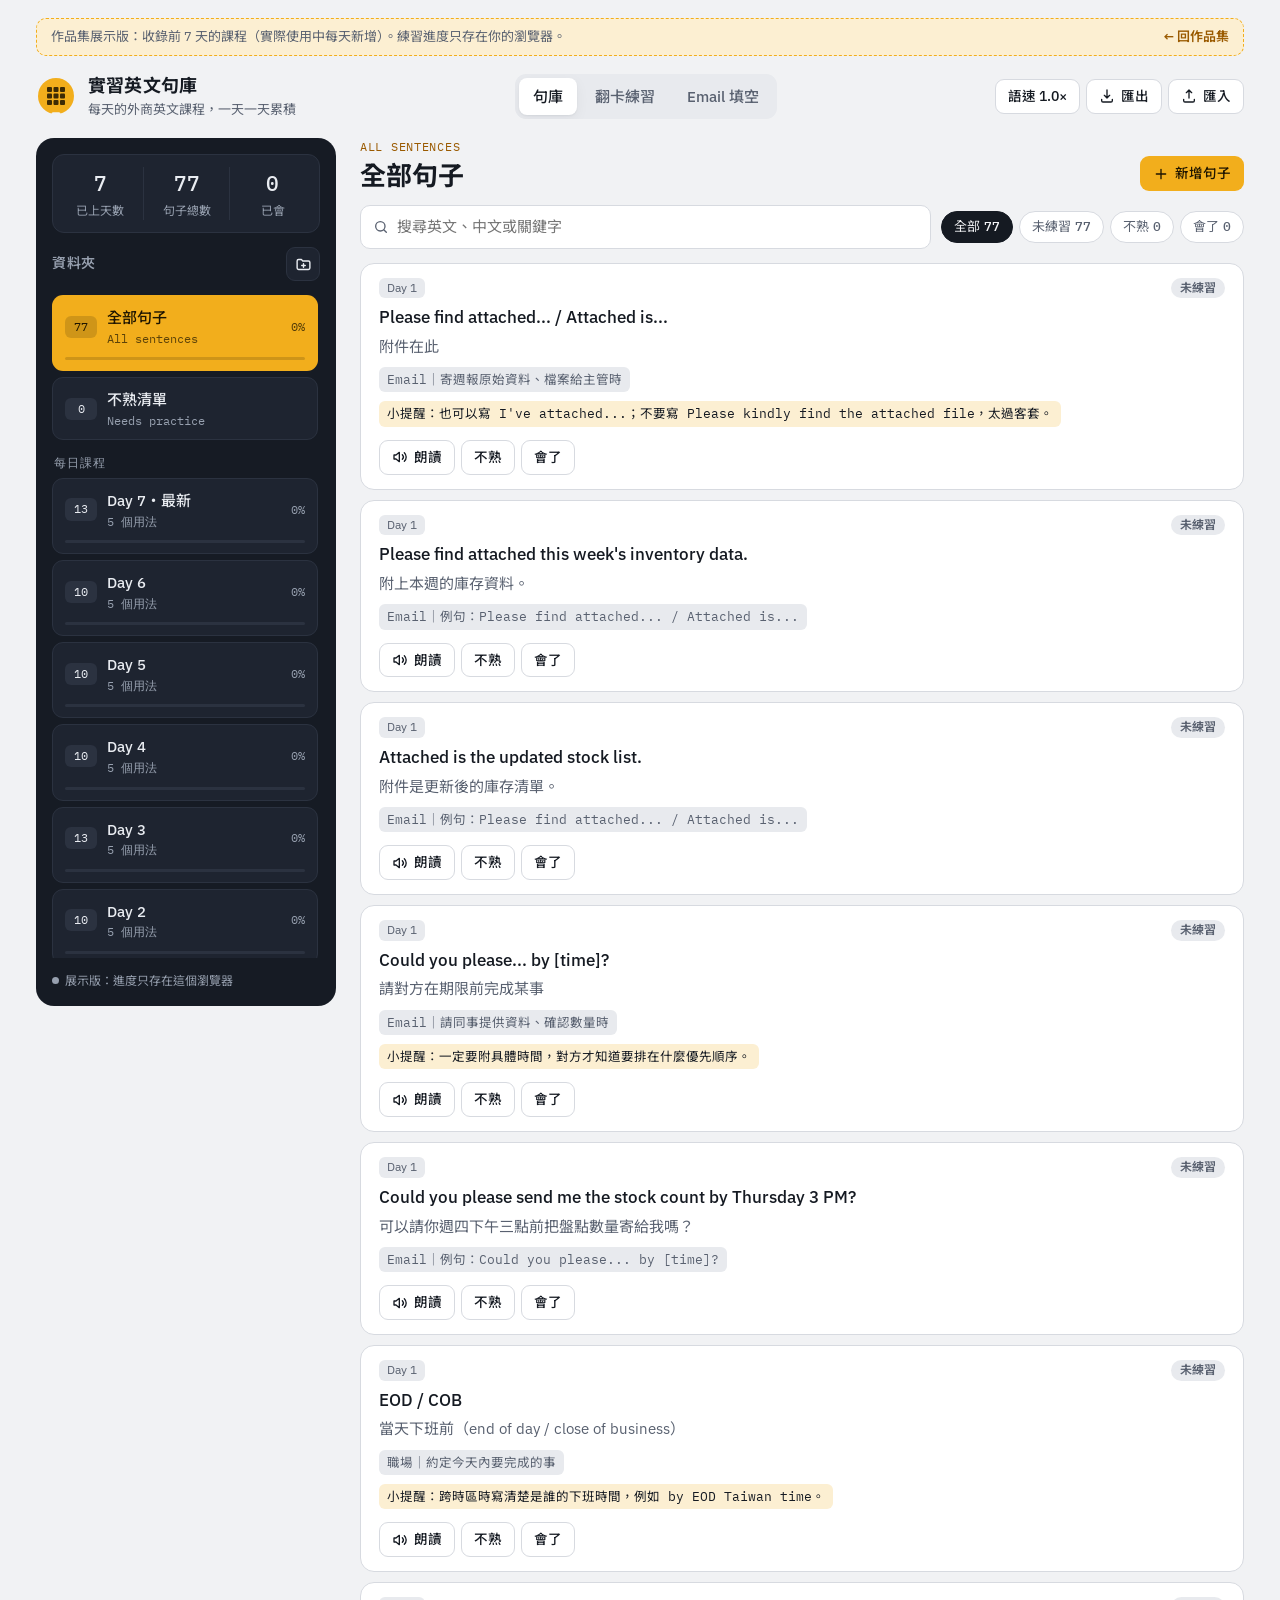
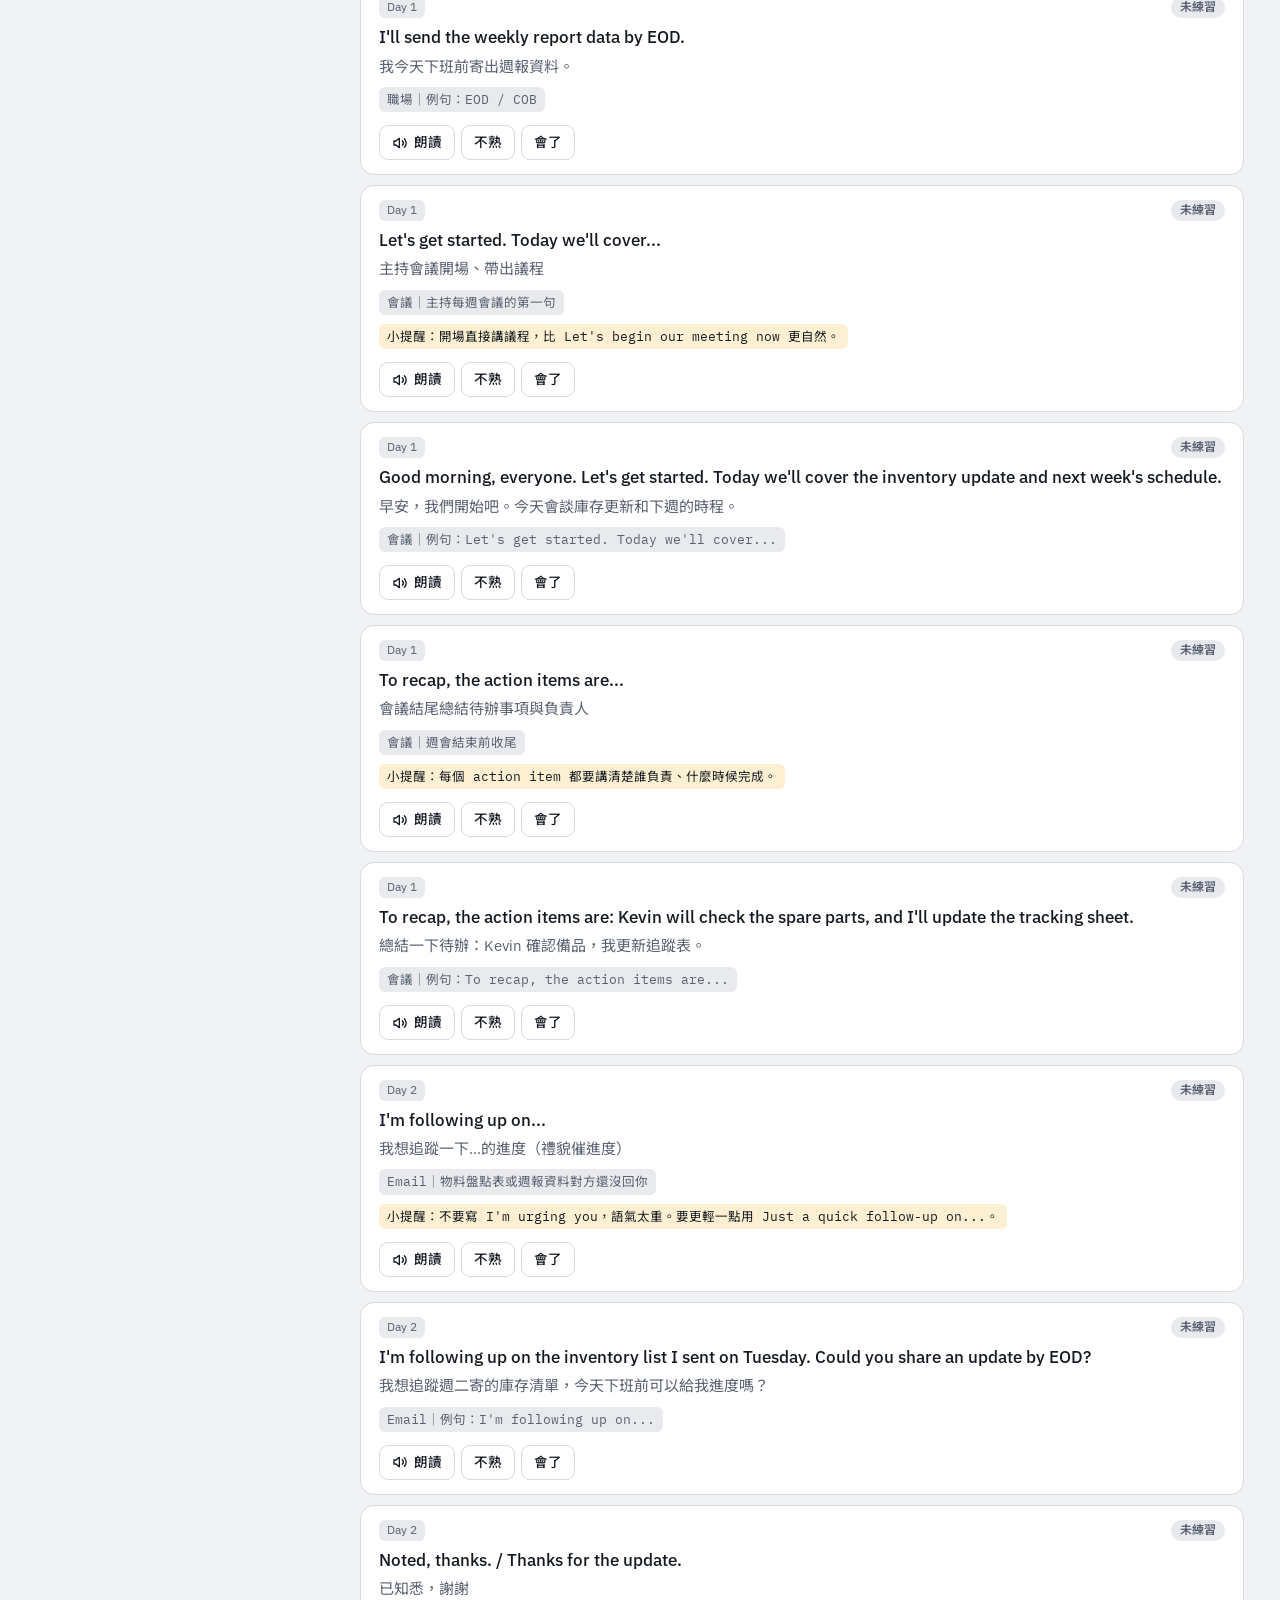
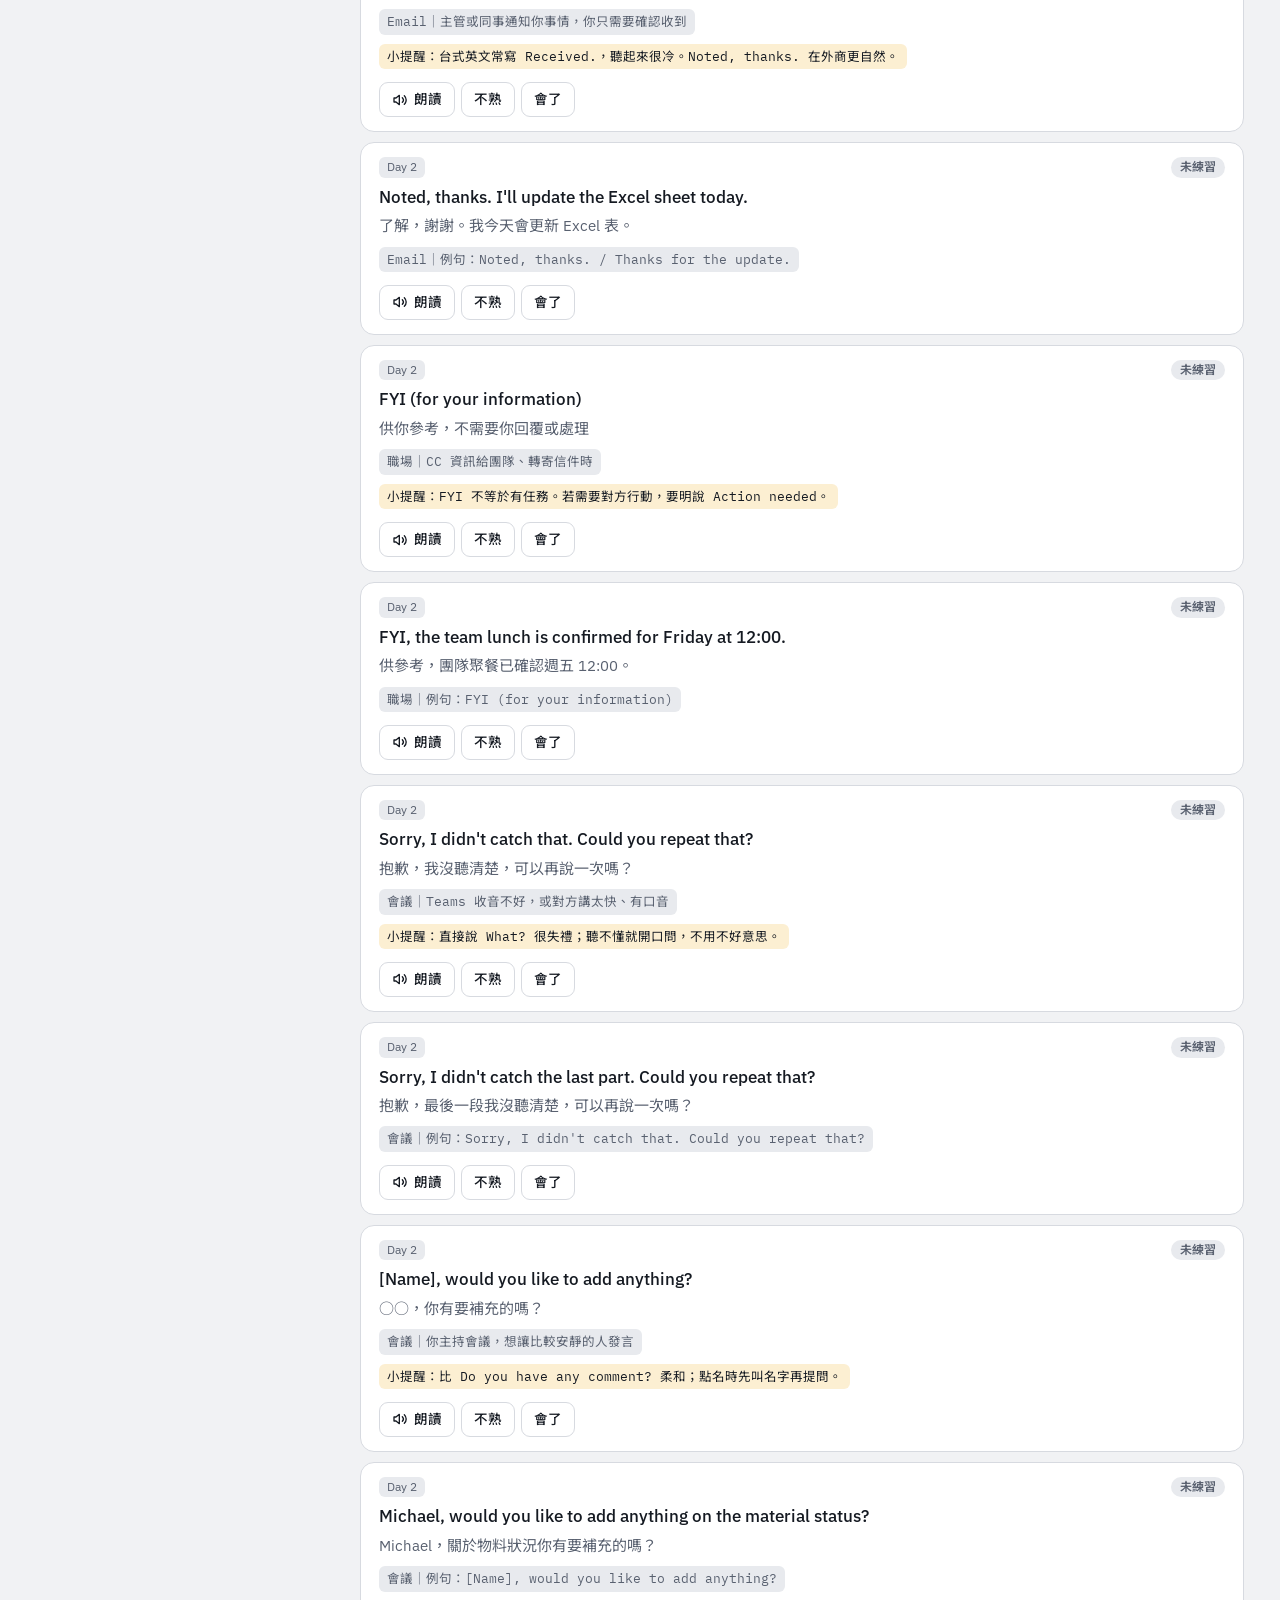
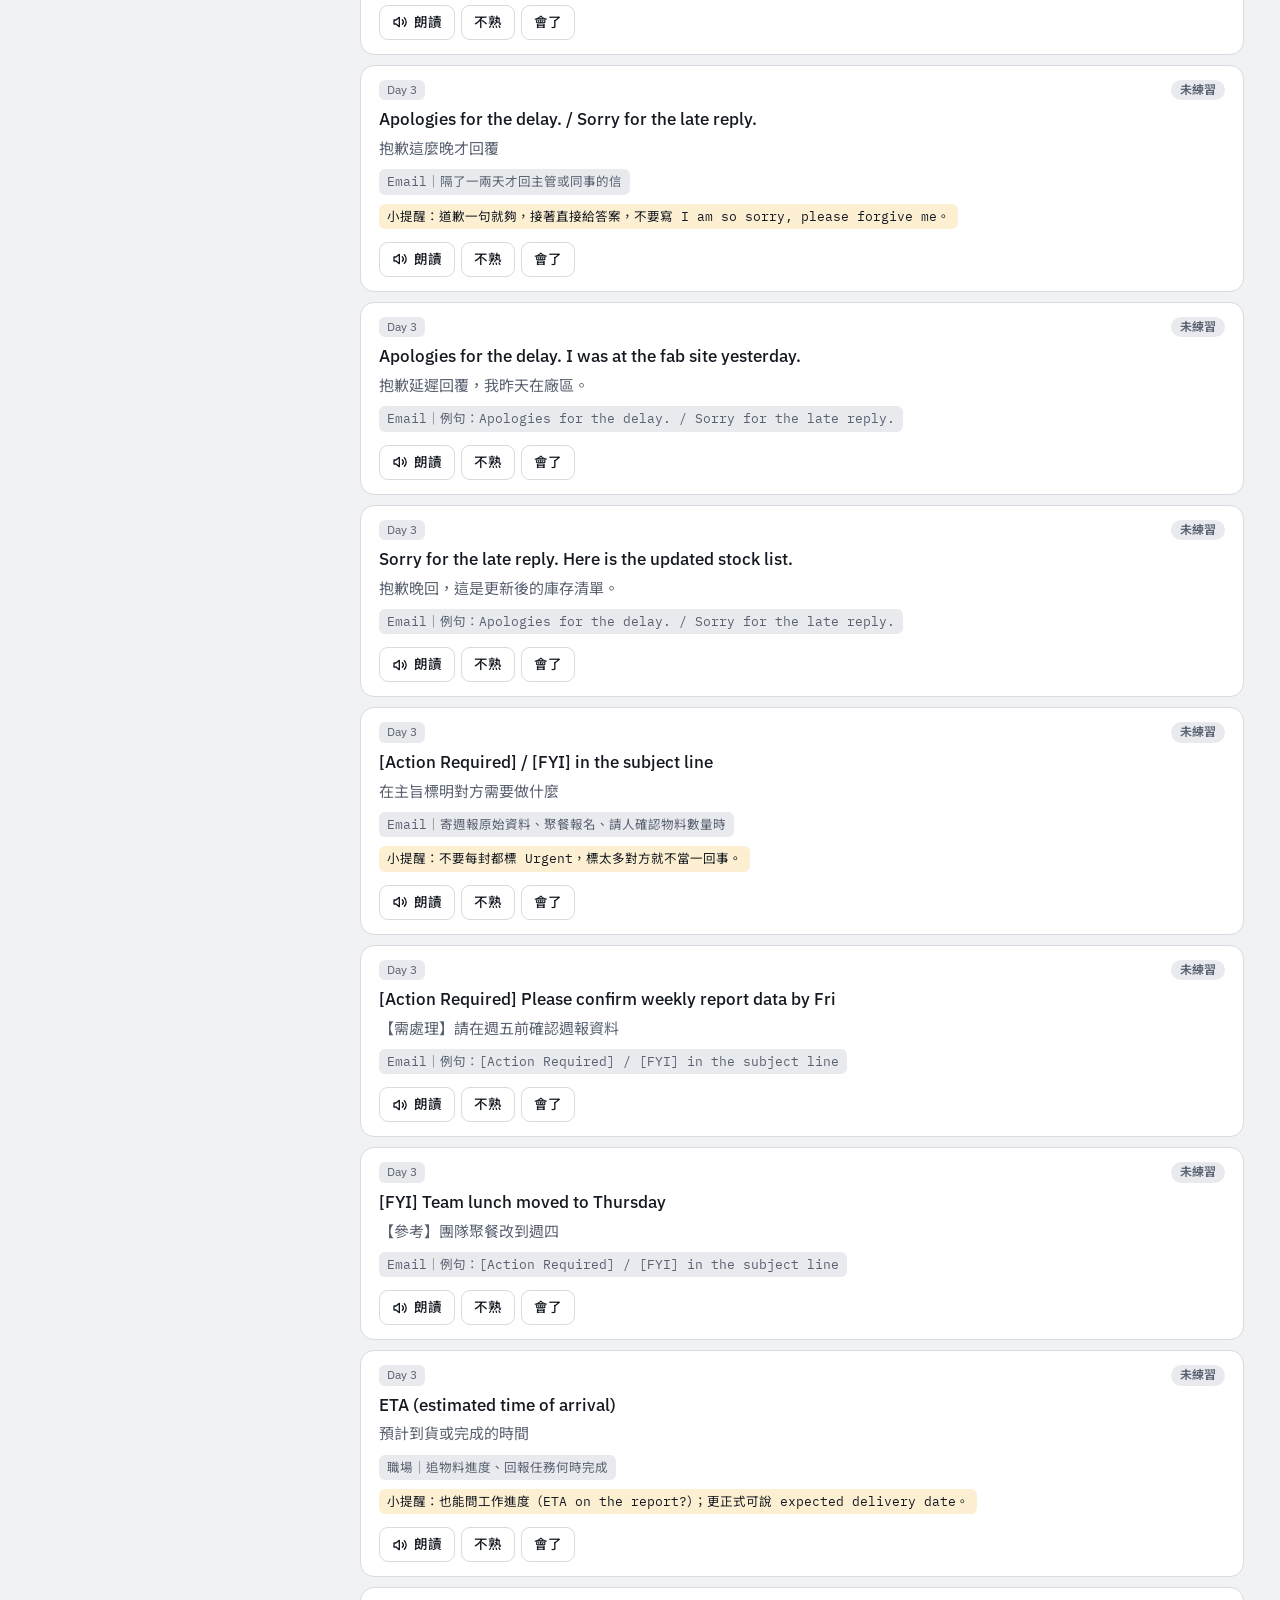
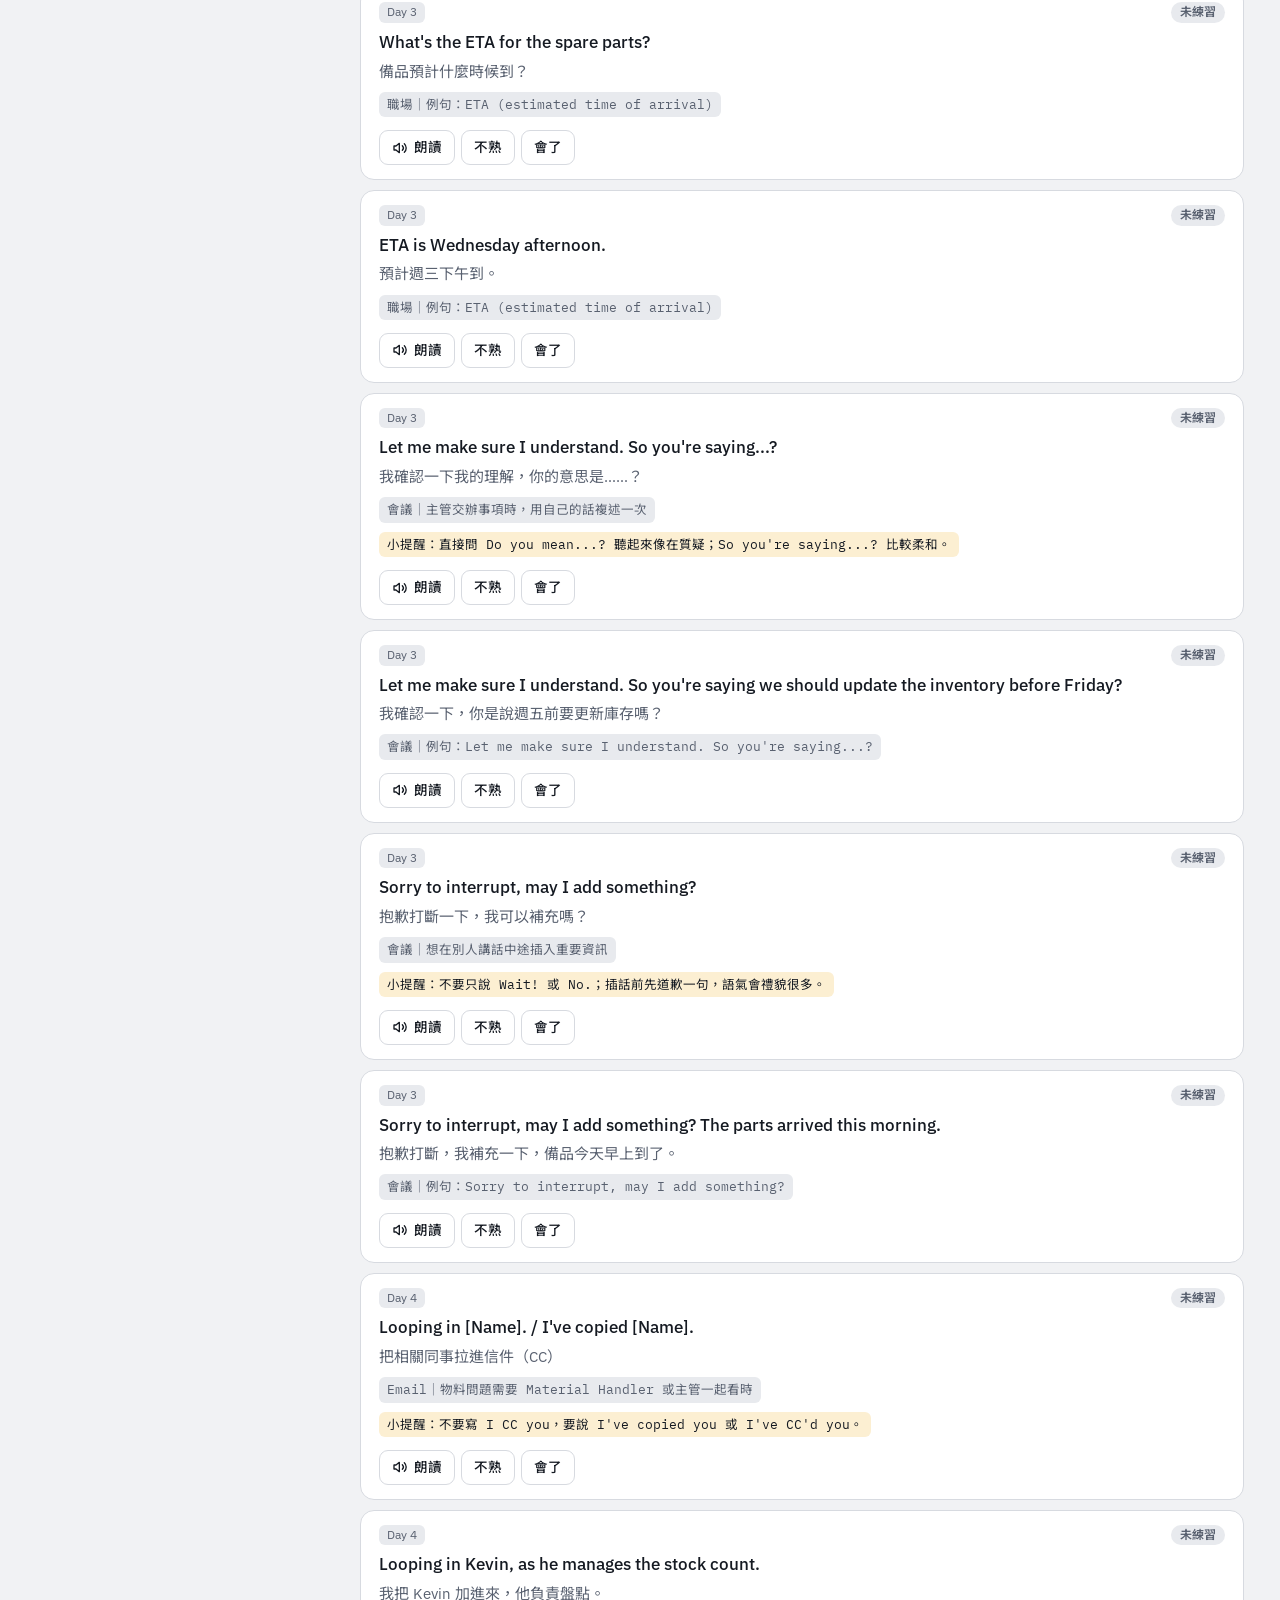
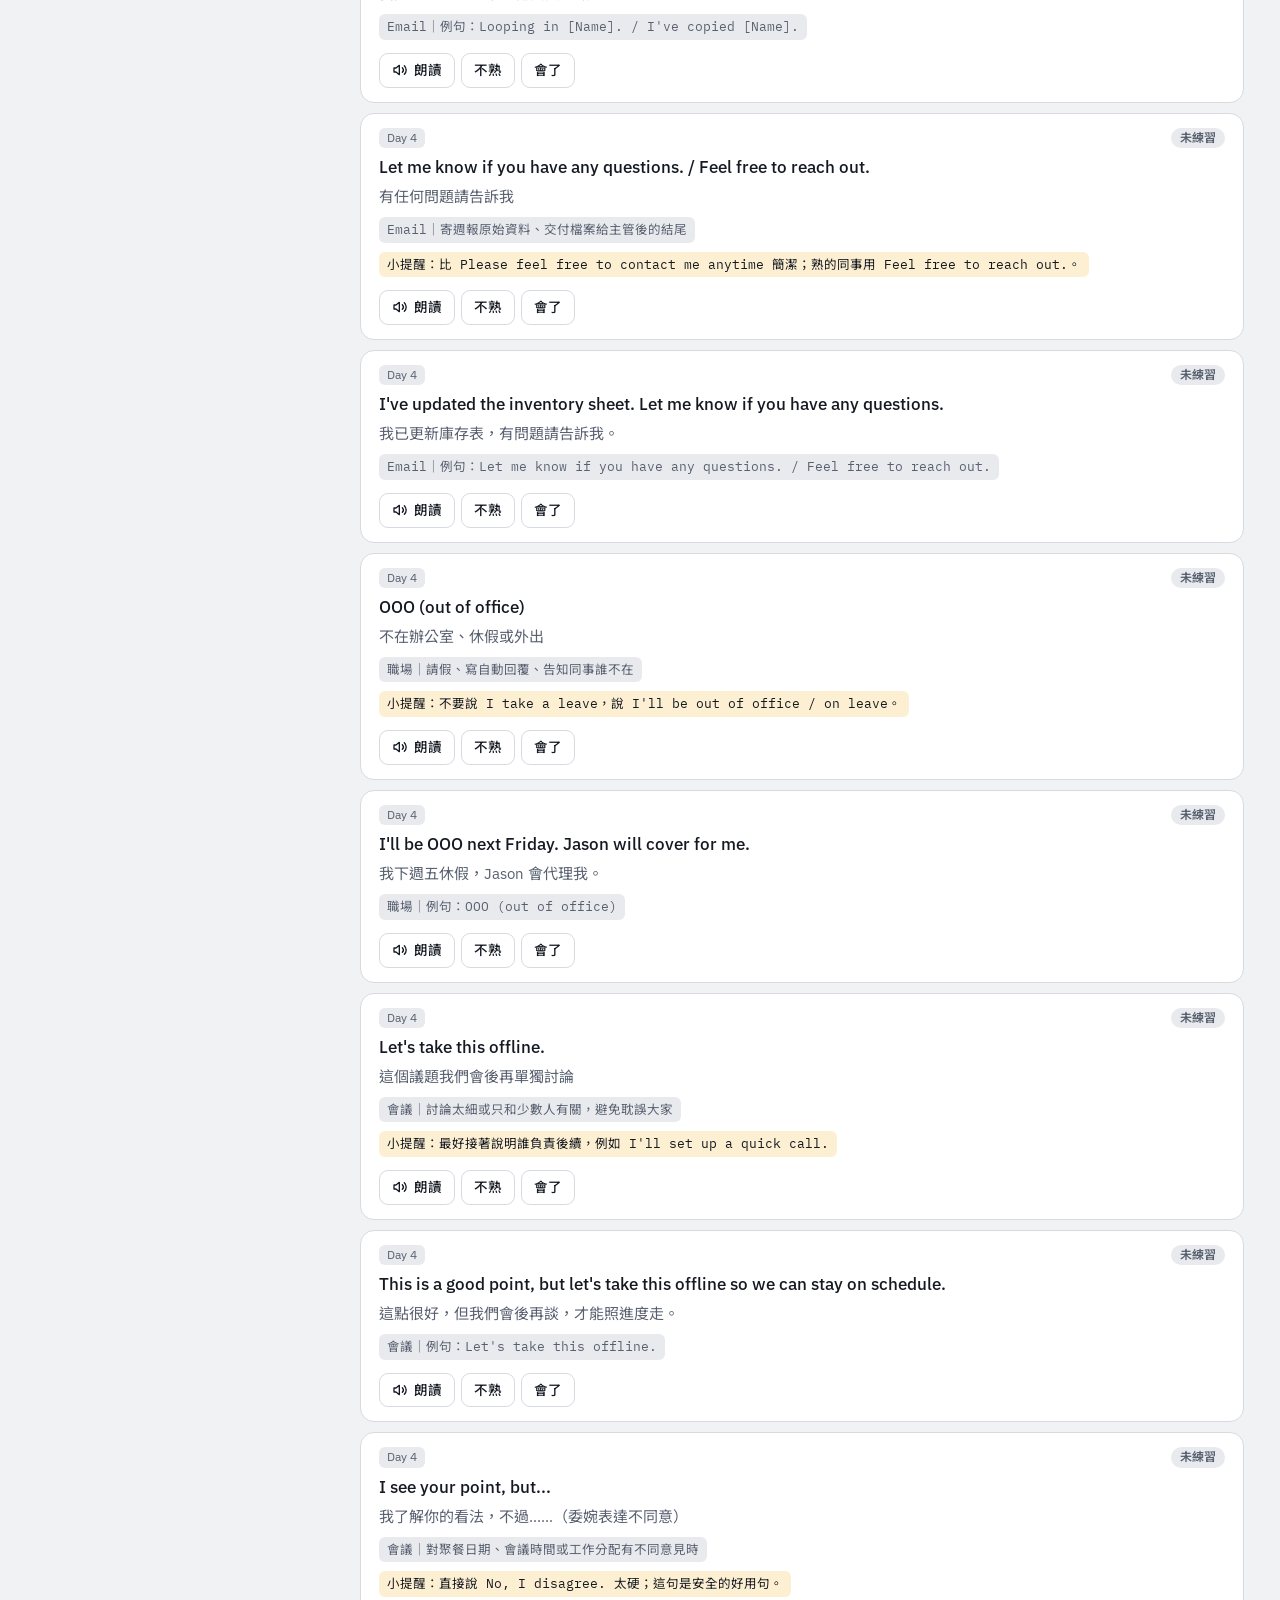
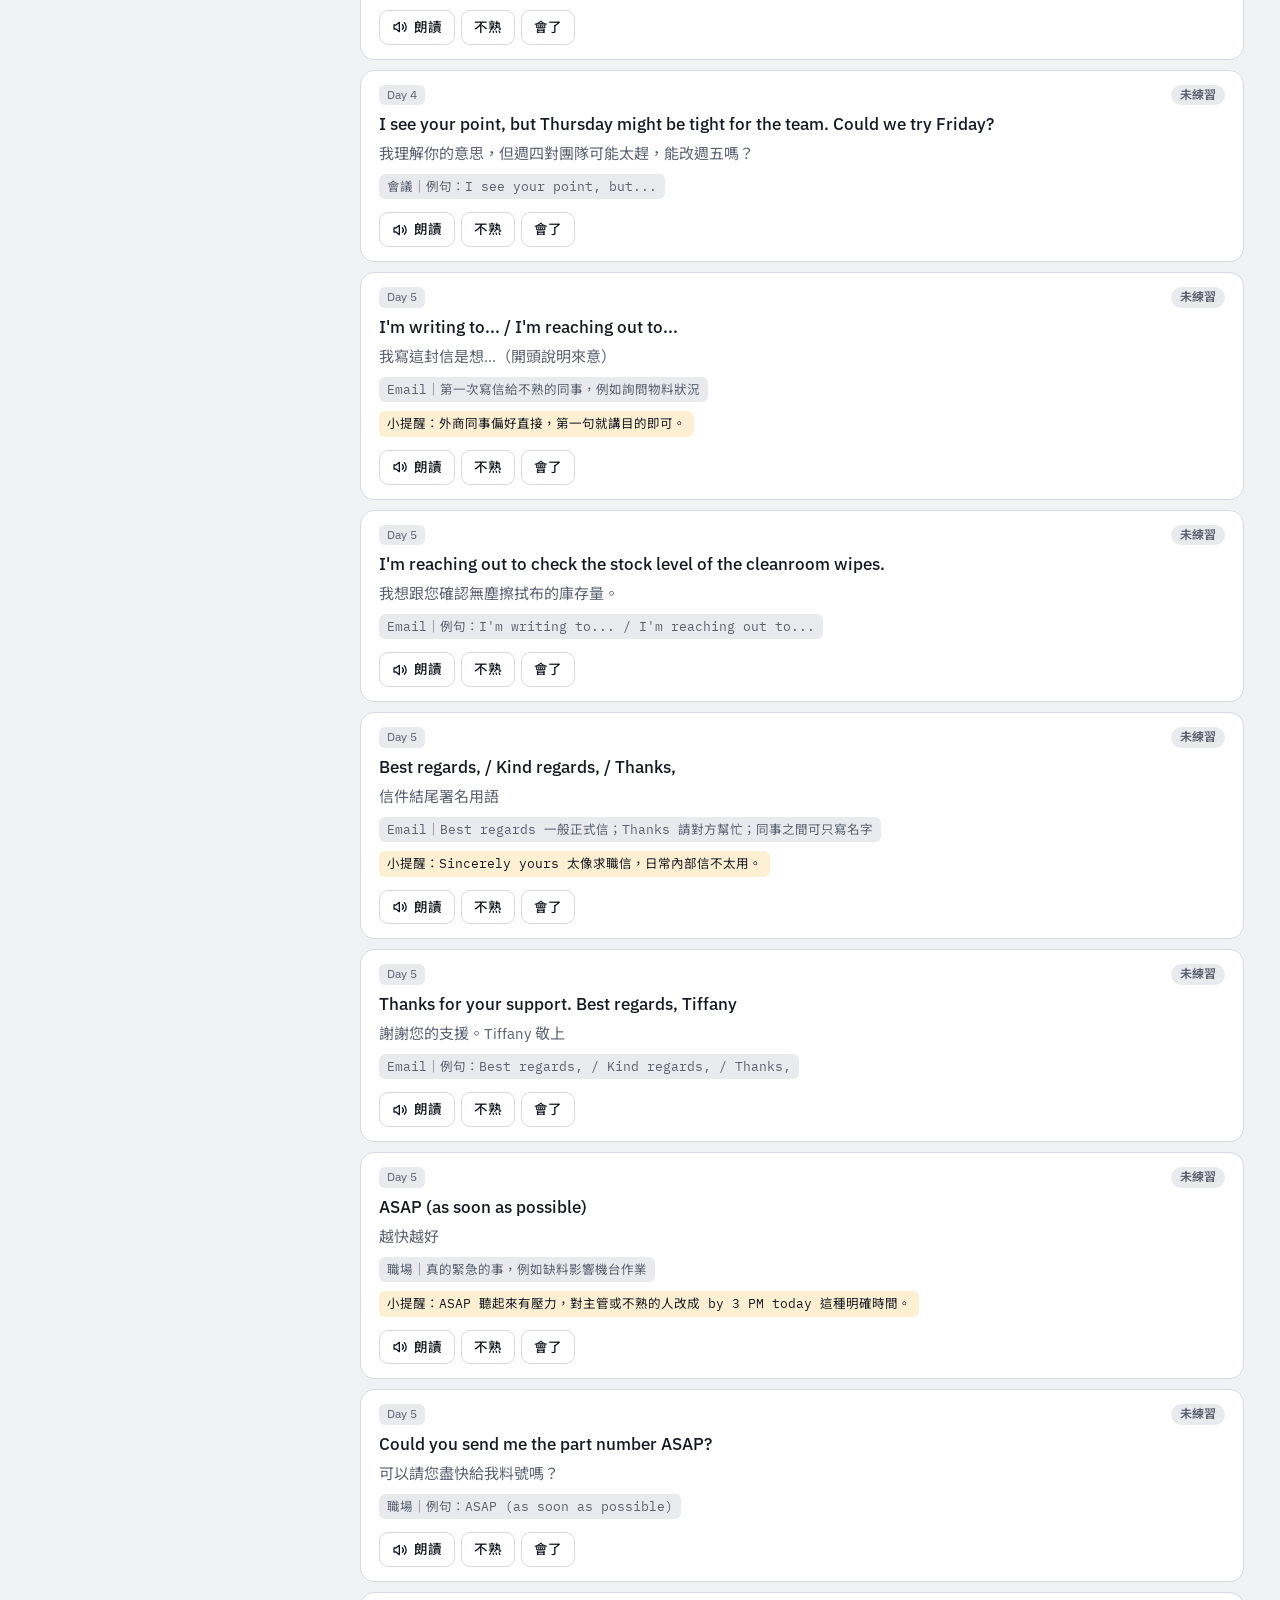
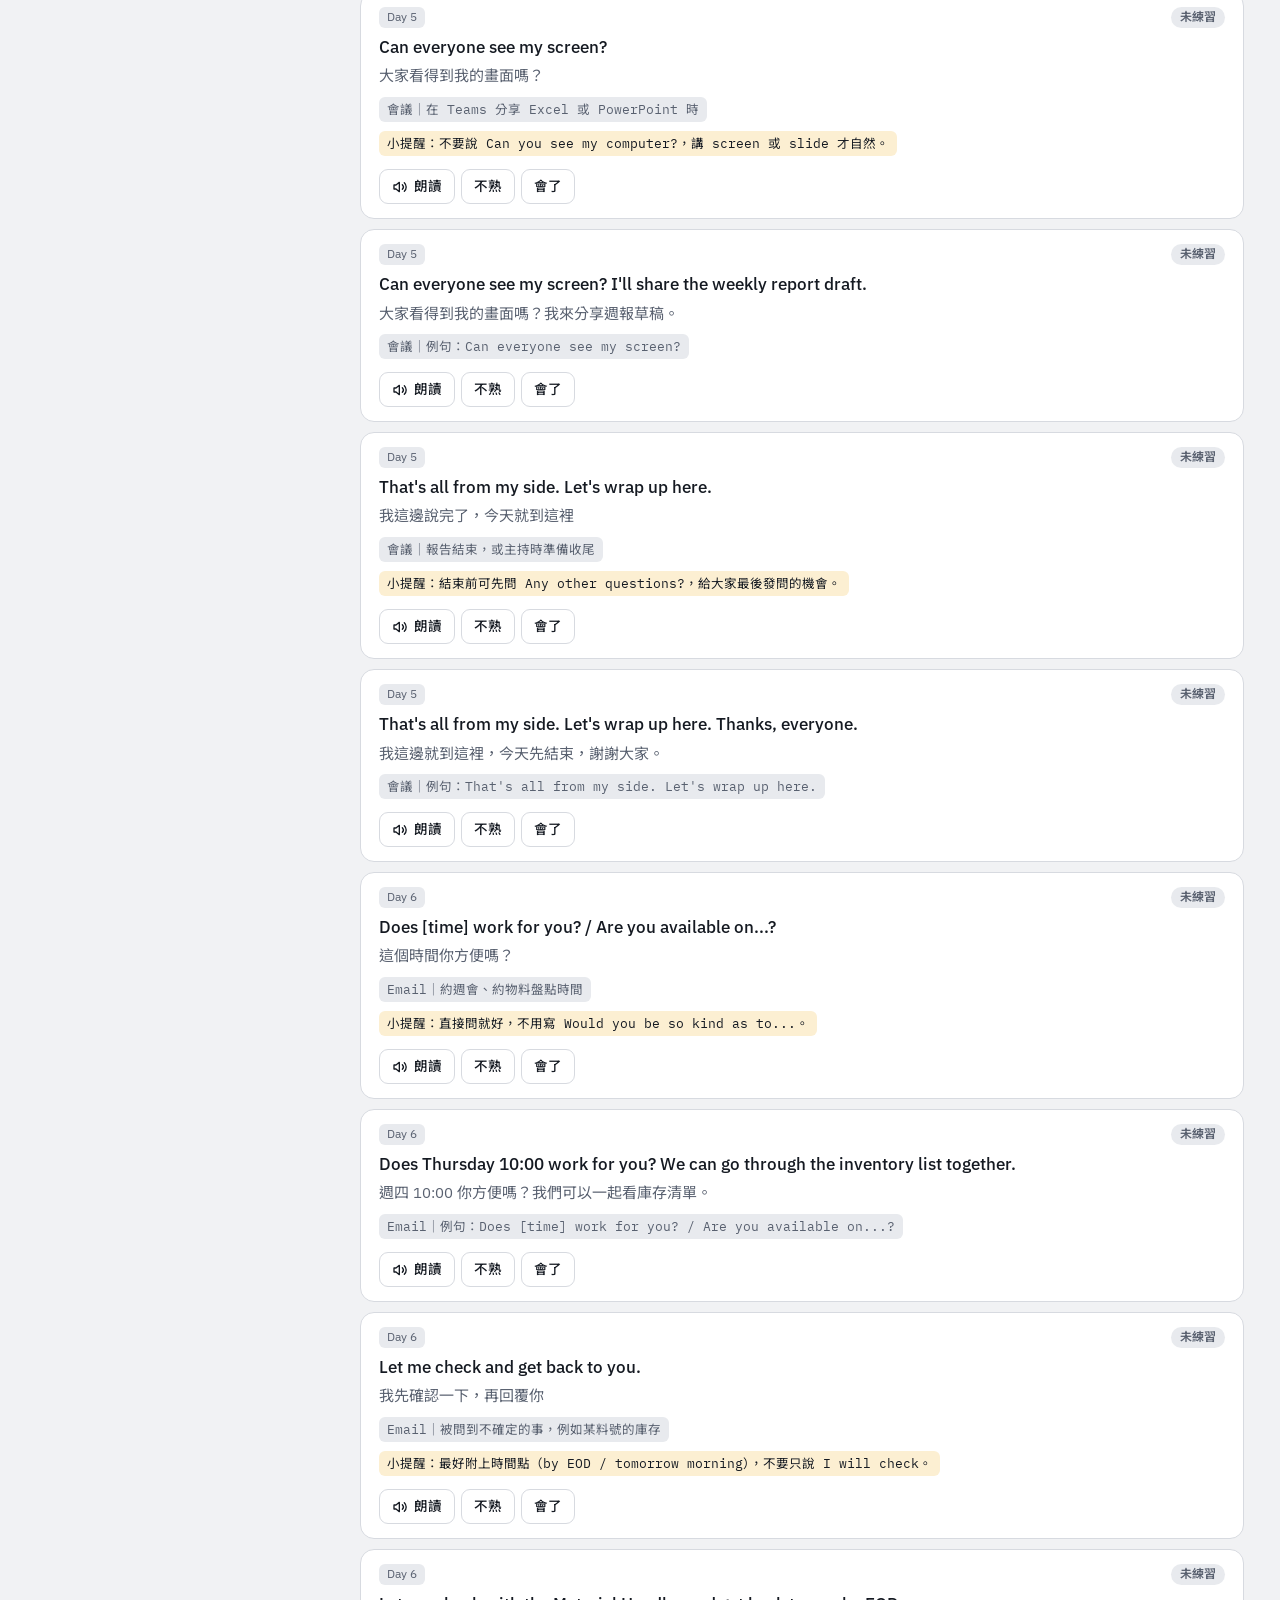
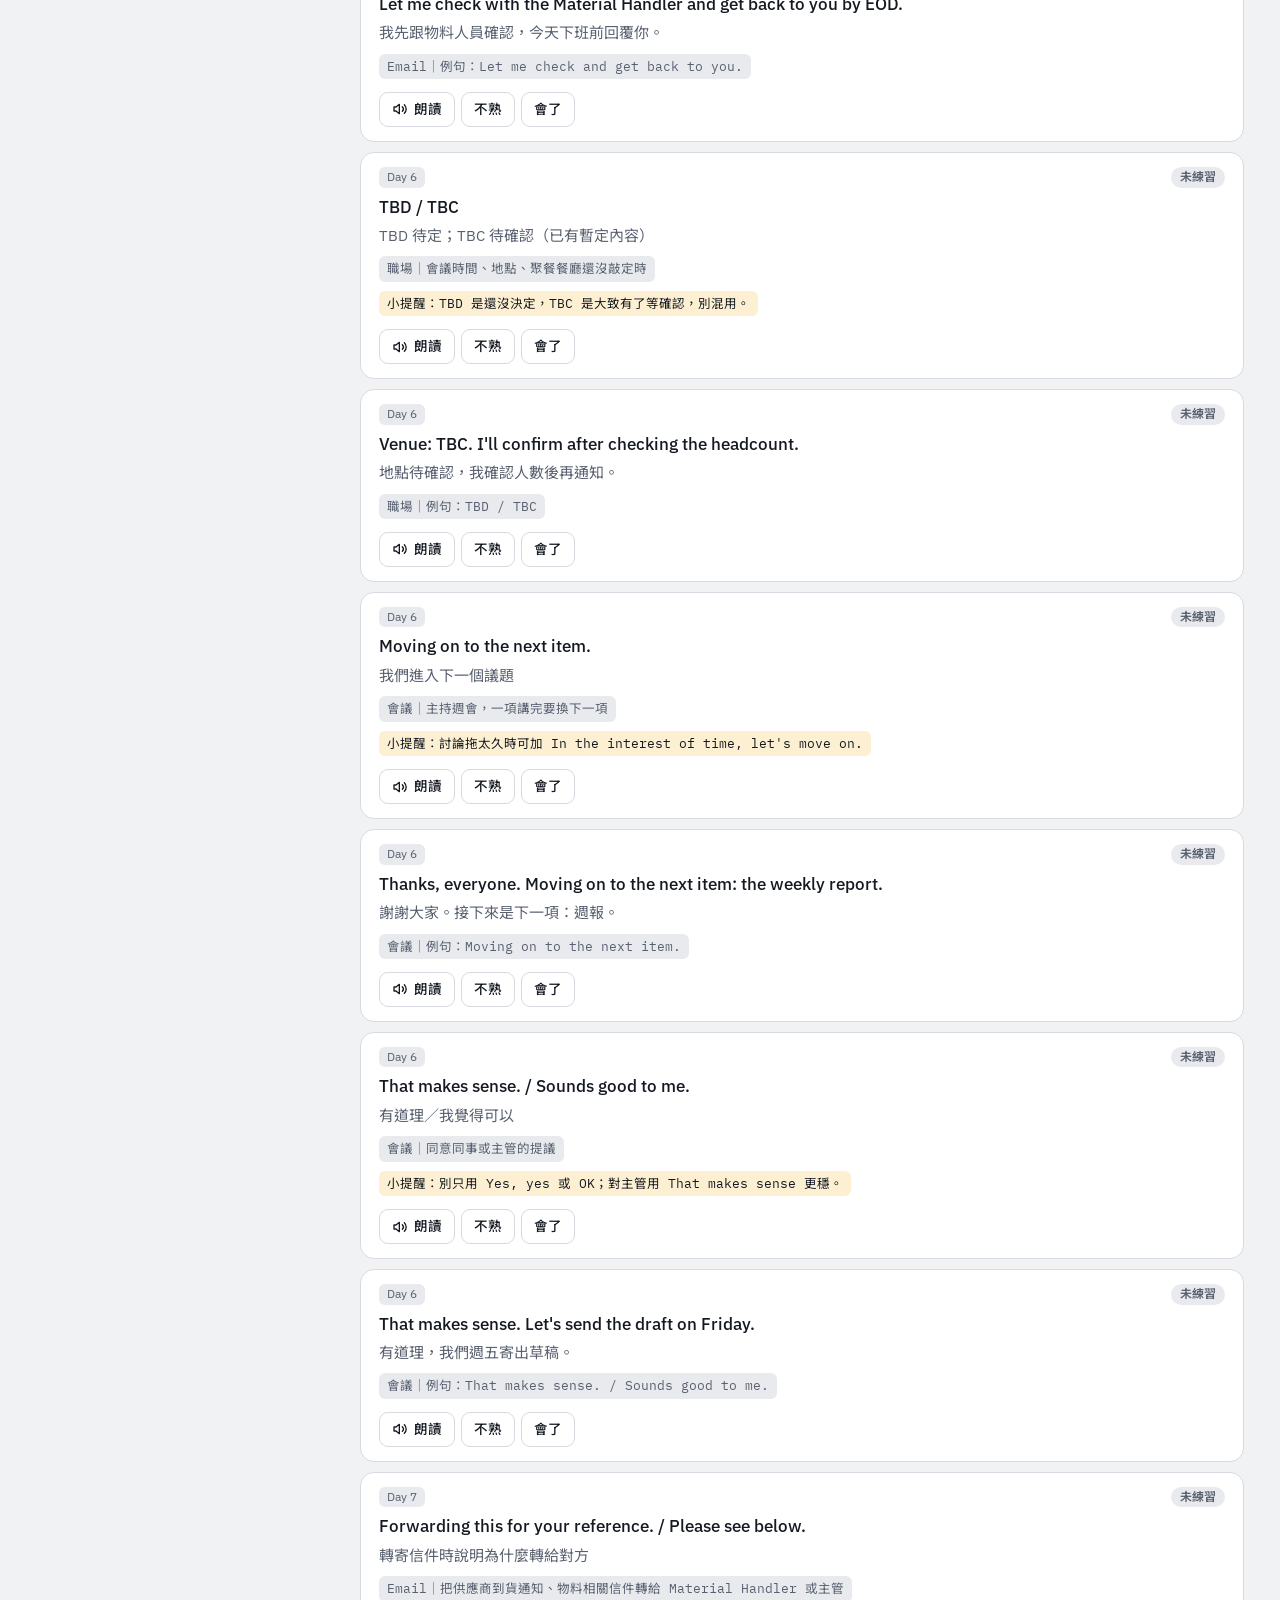
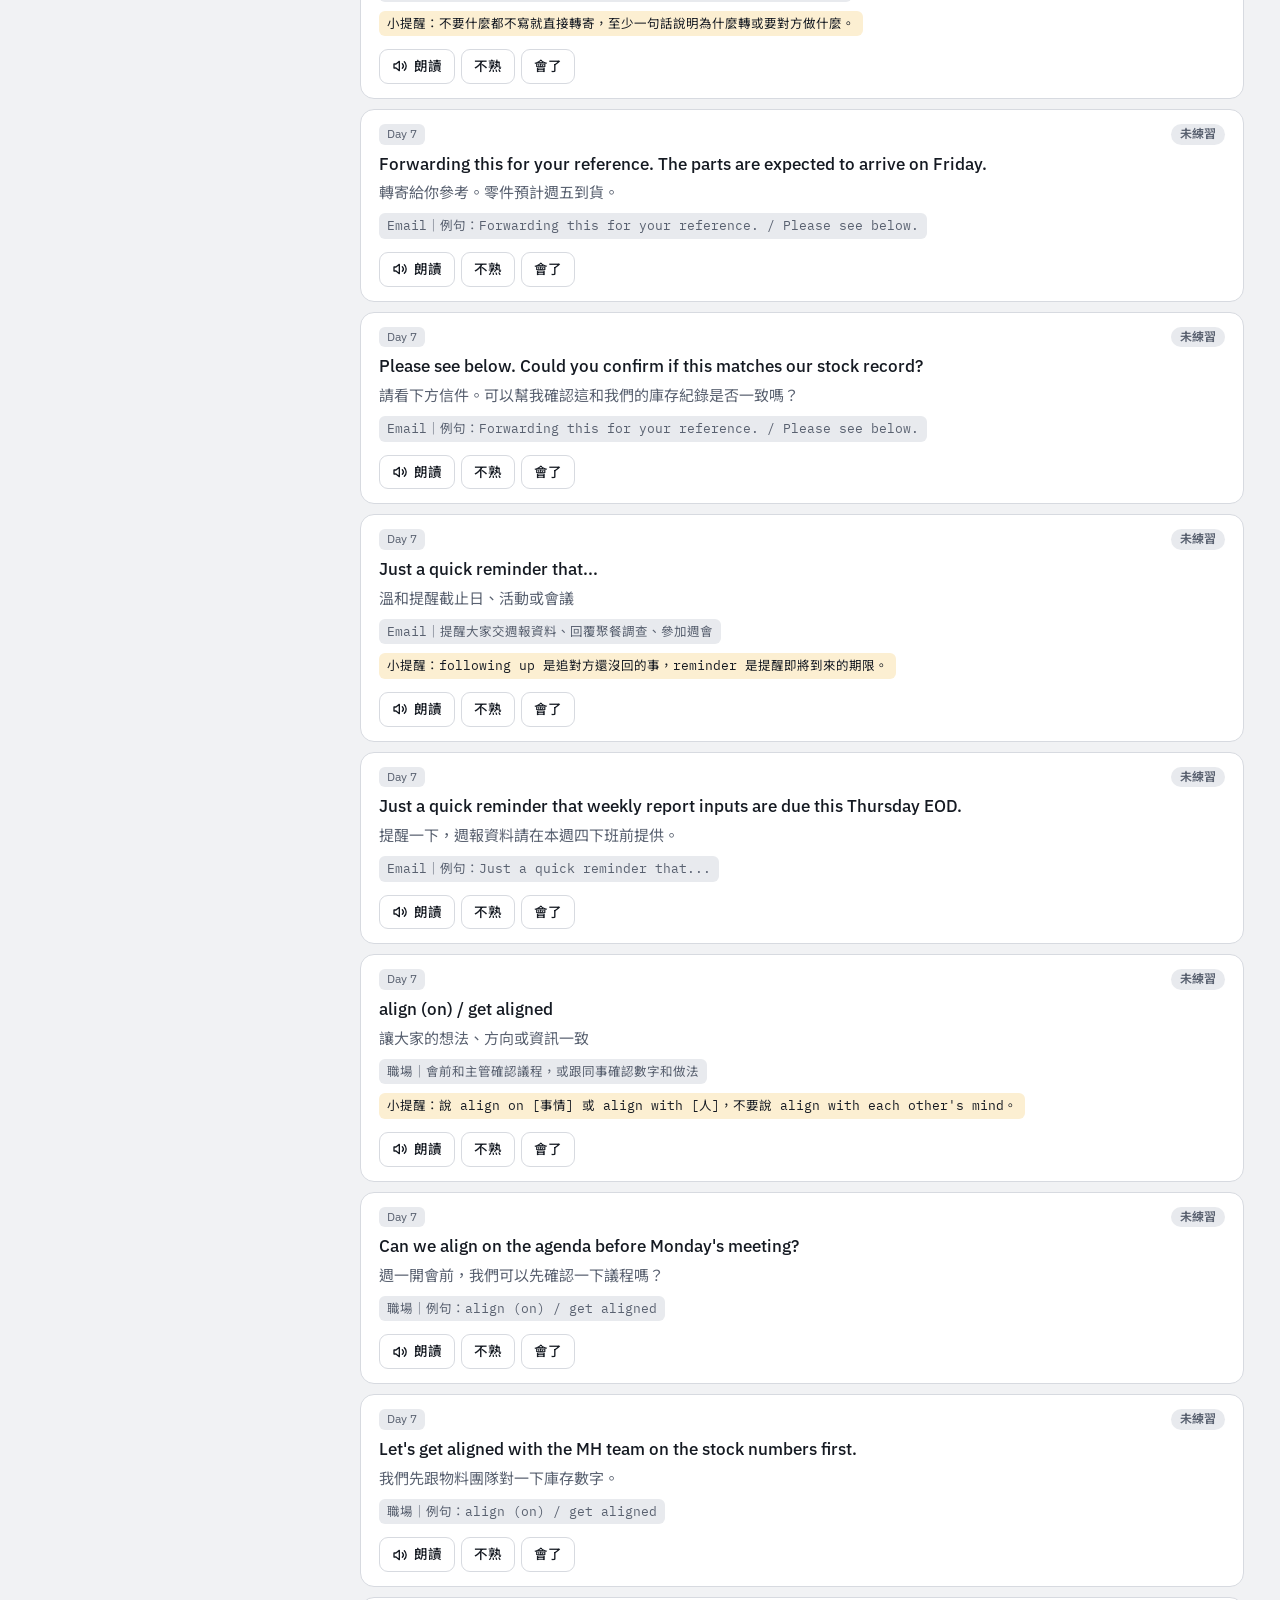
<file: phrasebank/index.html>
<!doctype html><html lang="zh-Hant"><head><meta charset="utf-8"><title>實習英文句庫｜作品集展示版</title><meta name=viewport content="width=device-width,initial-scale=1,viewport-fit=cover"><style>:root{color-scheme:light;box-sizing:border-box;padding-top:env(safe-area-inset-top,0px);padding-bottom:env(safe-area-inset-bottom,0px)}html{scroll-padding-top:env(safe-area-inset-top,0px)}body{margin:0;padding:0;font:14px -apple-system,BlinkMacSystemFont,sans-serif;background:#fff;color:#000}img{max-width:100%}[hidden]:not([hidden=until-found i]){display:none!important}</style></head><body>
<link rel="preconnect" href="https://fonts.googleapis.com">
<link rel="preconnect" href="https://fonts.gstatic.com" crossorigin>
<link rel="stylesheet" href="https://fonts.googleapis.com/css2?family=IBM+Plex+Mono:wght@400;500&family=IBM+Plex+Sans:wght@400;500;600;700&family=Noto+Sans+TC:wght@400;500;700&display=swap">
<style>
/* Layout: dark "tool panel" sidebar of folders beside a light working surface; accent is the amber of a lithography yellow room. */
:root{
  --bg:#F1F2F4; --surface:#FFFFFF; --surface-2:#E8EAEE; --ink:#151A22; --muted:#596170; --line:#D7DAE0;
  --accent:#9A5A00; --accent-fill:#F2AE1C; --accent-ink:#1E1500; --accent-soft:#FCEFD2;
  --good:#1D7A4C; --good-bg:#E2F3EA; --weak:#B3372B; --weak-bg:#FBE7E4; --close:#8A6100; --close-bg:#FBF0D6;
  --side-bg:#161B24; --side-2:#1E2430; --side-3:#2B3240; --side-ink:#E9ECF1; --side-muted:#97A0AF; --side-line:#2B3240; --side-good:#58C48E;
  --shadow:0 1px 2px rgba(20,26,34,.06),0 4px 14px rgba(20,26,34,.05);
  --font-sans:"IBM Plex Sans","Noto Sans TC","PingFang TC","Microsoft JhengHei",system-ui,sans-serif;
  --font-mono:"IBM Plex Mono",ui-monospace,"SF Mono",Menlo,Consolas,monospace;
}
@media (prefers-color-scheme: dark){:root:not([data-theme="light"]){
  --bg:#0D1015; --surface:#161A21; --surface-2:#1E232C; --ink:#E7EAEF; --muted:#9AA2B0; --line:#272D37;
  --accent:#F5B83A; --accent-fill:#F2AE1C; --accent-ink:#1E1500; --accent-soft:#2D2412;
  --good:#5CC892; --good-bg:#14291F; --weak:#F08378; --weak-bg:#2E1917; --close:#F0C25A; --close-bg:#2C2411;
  --side-bg:#090C10; --side-2:#12161D; --side-3:#1D232C; --side-ink:#E7EAEF; --side-muted:#8E97A6; --side-line:#1D232C; --side-good:#5CC892;
  --shadow:0 1px 2px rgba(0,0,0,.4); color-scheme:dark;
}}
:root[data-theme="dark"]{
  --bg:#0D1015; --surface:#161A21; --surface-2:#1E232C; --ink:#E7EAEF; --muted:#9AA2B0; --line:#272D37;
  --accent:#F5B83A; --accent-fill:#F2AE1C; --accent-ink:#1E1500; --accent-soft:#2D2412;
  --good:#5CC892; --good-bg:#14291F; --weak:#F08378; --weak-bg:#2E1917; --close:#F0C25A; --close-bg:#2C2411;
  --side-bg:#090C10; --side-2:#12161D; --side-3:#1D232C; --side-ink:#E7EAEF; --side-muted:#8E97A6; --side-line:#1D232C; --side-good:#5CC892;
  --shadow:0 1px 2px rgba(0,0,0,.4); color-scheme:dark;
}
*{box-sizing:border-box}
body{background:var(--bg);color:var(--ink);font-family:var(--font-sans);font-size:15px;line-height:1.55;-webkit-font-smoothing:antialiased}
button,input,textarea,select{font:inherit;color:inherit}
button{cursor:pointer}
:focus-visible{outline:2px solid var(--accent-fill);outline-offset:2px}
.wrap{max-width:1240px;margin:0 auto;padding-left:max(16px,env(safe-area-inset-left,0px));padding-right:max(16px,env(safe-area-inset-right,0px));padding-block:18px 56px}

/* top bar */
.topbar{display:flex;flex-wrap:wrap;align-items:center;justify-content:space-between;gap:14px 20px;margin-bottom:18px}
.brand{display:flex;align-items:center;gap:12px;min-width:0}
.mark{width:40px;height:40px;flex:none}
.brand-name{margin:0;font-weight:700;font-size:18px;letter-spacing:.01em}
.brand-sub{margin:0;color:var(--muted);font-size:13px}
.tabs{display:flex;gap:4px;padding:4px;background:var(--surface-2);border-radius:11px;overflow-x:auto;max-width:100%}
.tab{border:0;background:transparent;padding:7px 14px;border-radius:8px;color:var(--muted);font-weight:500;white-space:nowrap}
.tab[aria-selected="true"]{background:var(--surface);color:var(--ink);box-shadow:var(--shadow)}
.tools{display:flex;gap:6px;flex-wrap:wrap}
.btn{display:inline-flex;align-items:center;gap:6px;border:1px solid var(--line);background:var(--surface);padding:6px 12px;border-radius:9px;font-size:13.5px;font-weight:500;white-space:nowrap}
.btn:hover{border-color:var(--muted)}
.btn svg{width:16px;height:16px;flex:none}
.btn.primary{background:var(--accent-fill);color:var(--accent-ink);border-color:transparent}
.btn.primary:hover{filter:brightness(1.05)}
.btn.ghost{border-color:transparent;background:transparent;color:var(--muted)}
.btn.ghost:hover{background:var(--surface-2);color:var(--ink)}
.btn.danger{color:var(--weak);border-color:var(--weak)}
.btn.sel-weak{background:var(--weak-bg);color:var(--weak);border-color:var(--weak)}
.btn.sel-good{background:var(--good-bg);color:var(--good);border-color:var(--good)}

/* layout */
.layout{display:grid;grid-template-columns:300px minmax(0,1fr);gap:24px;align-items:start}
.side{background:var(--side-bg);color:var(--side-ink);border-radius:18px;padding:16px;position:sticky;top:max(16px,env(safe-area-inset-top,0px));max-height:calc(100vh - 32px);display:flex;flex-direction:column;gap:14px}
.stats{display:grid;grid-template-columns:repeat(3,1fr);background:var(--side-2);border:1px solid var(--side-line);border-radius:12px;padding:12px 4px}
.stat{text-align:center;display:flex;flex-direction:column;gap:2px}
.stat + .stat{border-left:1px solid var(--side-line)}
.stat b{font-family:var(--font-mono);font-size:21px;font-weight:500;font-variant-numeric:tabular-nums}
.stat span{font-size:12px;color:var(--side-muted)}
.side-head{display:flex;align-items:center;justify-content:space-between;gap:8px}
.side-head h2{margin:0;font-size:14px;font-weight:600;color:var(--side-muted);letter-spacing:.04em}
.icon-btn{width:34px;height:34px;display:grid;place-items:center;border-radius:9px;border:1px solid var(--side-line);background:var(--side-2);color:var(--side-ink)}
.icon-btn:hover{background:var(--side-3)}
.icon-btn svg{width:17px;height:17px}
.list{overflow:auto;display:flex;flex-direction:column;gap:6px;min-height:0;padding-right:2px;scrollbar-color:var(--side-3) transparent}
.folder{display:grid;grid-template-columns:auto minmax(0,1fr) auto;align-items:center;gap:10px;width:100%;padding:10px 12px;border-radius:11px;border:1px solid var(--side-line);background:var(--side-2);color:var(--side-ink);text-align:left}
.folder:hover{background:var(--side-3)}
.folder[aria-current="true"]{background:var(--accent-fill);color:var(--accent-ink);border-color:transparent}
.folder .count{font-family:var(--font-mono);font-size:12px;min-width:32px;text-align:center;padding:2px 6px;border-radius:6px;background:var(--side-3);color:var(--side-ink);font-variant-numeric:tabular-nums}
.folder[aria-current="true"] .count{background:rgba(0,0,0,.14);color:var(--accent-ink)}
.folder .fname{font-weight:500;overflow:hidden;text-overflow:ellipsis;white-space:nowrap}
.folder .fsub{display:block;font-size:11.5px;color:var(--side-muted);font-family:var(--font-mono);overflow:hidden;text-overflow:ellipsis;white-space:nowrap}
.folder[aria-current="true"] .fsub{color:rgba(30,21,0,.7)}
.folder .pct{font-family:var(--font-mono);font-size:11.5px;color:var(--side-muted)}
.folder[aria-current="true"] .pct{color:rgba(30,21,0,.75)}
.meter{grid-column:1/-1;height:3px;border-radius:2px;background:var(--side-3);overflow:hidden}
.meter i{display:block;height:100%;background:var(--side-good)}
.folder[aria-current="true"] .meter{background:rgba(0,0,0,.15)}
.folder[aria-current="true"] .meter i{background:var(--accent-ink)}
.divider{height:1px;background:var(--side-line);margin:4px 0}
.sec{margin:8px 2px 0;font-size:11.5px;font-family:var(--font-mono);letter-spacing:.08em;color:var(--side-muted)}
.sec-empty{margin:0;padding:10px 12px;border:1px dashed var(--side-3);border-radius:10px;font-size:12.5px;color:var(--side-muted)}
.more{border:0;background:transparent;color:var(--accent-fill);font-size:12.5px;text-align:left;padding:4px 2px}
.note.tip{background:var(--accent-soft);color:var(--ink)}
.side-form{display:flex;gap:6px}
.side-form input{flex:1;min-width:0;background:var(--side-2);border:1px solid var(--side-3);color:var(--side-ink);border-radius:9px;padding:7px 10px}
.side-form button{background:var(--accent-fill);color:var(--accent-ink);border:0;border-radius:9px;padding:0 12px;font-weight:600}
.sync{font-size:12px;color:var(--side-muted);display:flex;align-items:center;gap:6px;margin:0}
.dot{width:7px;height:7px;border-radius:50%;background:var(--side-muted);flex:none}
.dot.on{background:var(--side-good)}
.dot.warn{background:var(--accent-fill)}

/* main */
main{min-width:0;display:flex;flex-direction:column;gap:14px}
.main-head{display:flex;flex-wrap:wrap;align-items:flex-end;justify-content:space-between;gap:12px}
.eyebrow{margin:0;font-family:var(--font-mono);font-size:12px;color:var(--accent);letter-spacing:.06em;text-transform:uppercase}
.main-head h1{margin:2px 0 0;font-size:26px;line-height:1.25;text-wrap:balance}
.toolbar{display:flex;flex-wrap:wrap;gap:10px;align-items:center}
.search{flex:1 1 240px;min-width:0;display:flex;align-items:center;gap:8px;background:var(--surface);border:1px solid var(--line);border-radius:10px;padding:0 12px}
.search svg{width:16px;height:16px;color:var(--muted);flex:none}
.search input{border:0;background:transparent;padding:9px 0;width:100%;min-width:0;outline:none}
.chips{display:flex;gap:6px;flex-wrap:wrap}
.chip{border:1px solid var(--line);background:var(--surface);border-radius:999px;padding:5px 12px;font-size:13px;color:var(--muted)}
.chip b{font-family:var(--font-mono);font-weight:500;margin-left:4px;font-variant-numeric:tabular-nums}
.chip[aria-pressed="true"]{background:var(--ink);color:var(--bg);border-color:var(--ink)}
.hint{font-size:13px;color:var(--muted);margin:0}
.cards{display:flex;flex-direction:column;gap:10px}
.card{background:var(--surface);border:1px solid var(--line);border-radius:14px;padding:14px 18px;display:flex;flex-direction:column;gap:5px}
.card-top{display:flex;align-items:center;gap:8px;flex-wrap:wrap}
.tag{font-size:12px;color:var(--muted);background:var(--surface-2);padding:1px 8px;border-radius:6px}
.pill{font-size:12px;font-weight:600;padding:1px 9px;border-radius:999px;margin-left:auto}
.pill.l0{background:var(--surface-2);color:var(--muted)}
.pill.l1{background:var(--weak-bg);color:var(--weak)}
.pill.l2{background:var(--good-bg);color:var(--good)}
.en{margin:2px 0 0;font-size:17px;font-weight:500;line-height:1.45;overflow-wrap:anywhere}
.zh{margin:0;color:var(--muted);overflow-wrap:anywhere}
.note{margin:4px 0 0;align-self:flex-start;max-width:100%;font-size:12.5px;color:var(--muted);background:var(--surface-2);padding:3px 8px;border-radius:6px;font-family:var(--font-mono),var(--font-sans);overflow-wrap:anywhere}
.card-actions{display:flex;gap:6px;flex-wrap:wrap;margin-top:8px}
.empty{background:var(--surface);border:1px dashed var(--line);border-radius:14px;padding:28px;text-align:center;color:var(--muted)}
.form{background:var(--surface);border:1px solid var(--accent-fill);border-radius:14px;padding:16px;display:grid;gap:10px}
.form label{display:grid;gap:4px;font-size:13px;color:var(--muted)}
.form input,.form textarea,.form select{background:var(--bg);border:1px solid var(--line);border-radius:9px;padding:8px 10px;color:var(--ink);width:100%}
.form textarea{resize:vertical;min-height:64px}
.row{display:flex;gap:8px;flex-wrap:wrap;align-items:center}
.banner{background:var(--accent-soft);border:1px solid var(--accent-fill);border-radius:12px;padding:12px 14px;display:flex;flex-wrap:wrap;gap:10px;align-items:center;justify-content:space-between}
.banner p{margin:0}

/* flashcards */
.flash{background:var(--surface);border:1px solid var(--line);border-radius:18px;padding:36px 24px;min-height:300px;display:flex;flex-direction:column;align-items:center;justify-content:center;gap:16px;text-align:center}
.flash .q{font-size:24px;font-weight:500;line-height:1.4;max-width:34ch;margin:0;text-wrap:balance;overflow-wrap:anywhere}
.flash .a{font-size:20px;line-height:1.45;max-width:38ch;margin:0;color:var(--accent);text-wrap:balance;overflow-wrap:anywhere}
.flash .q[lang="en"]{font-size:22px}
.progress{display:flex;align-items:center;gap:12px;width:100%}
.progress .bar{flex:1;height:6px;background:var(--surface-2);border-radius:3px;overflow:hidden}
.progress .bar i{display:block;height:100%;background:var(--accent-fill);transition:width .25s}
.progress span{font-family:var(--font-mono);font-size:13px;color:var(--muted);font-variant-numeric:tabular-nums}
kbd{font-family:var(--font-mono);font-size:11.5px;border:1px solid var(--line);border-bottom-width:2px;border-radius:5px;padding:0 5px;background:var(--surface-2);color:var(--muted)}
.big-btn{padding:10px 22px;font-size:15px;border-radius:11px}
.seg{display:inline-flex;padding:3px;border-radius:10px;background:var(--surface-2);gap:2px}
.seg button{border:0;background:transparent;padding:6px 12px;border-radius:8px;color:var(--muted);font-size:13.5px}
.seg button[aria-pressed="true"]{background:var(--surface);color:var(--ink);box-shadow:var(--shadow)}
.summary{display:grid;grid-template-columns:repeat(2,minmax(0,1fr));gap:10px;width:min(360px,100%)}
.summary div{border-radius:12px;padding:12px;display:flex;flex-direction:column}
.summary b{font-family:var(--font-mono);font-size:28px;font-weight:500}
.summary .w{background:var(--weak-bg);color:var(--weak)}
.summary .g{background:var(--good-bg);color:var(--good)}

/* email */
.situation{background:var(--accent-soft);border-radius:12px;padding:12px 16px;display:grid;gap:2px}
.situation b{font-size:12px;color:var(--accent);font-family:var(--font-mono);letter-spacing:.06em}
.situation p{margin:0}
.mail{background:var(--surface);border:1px solid var(--line);border-radius:14px;overflow:hidden}
.mail-row{display:grid;grid-template-columns:72px minmax(0,1fr);gap:8px;padding:9px 18px;border-bottom:1px solid var(--line);font-size:14px}
.mail-row span:first-child{color:var(--muted);font-family:var(--font-mono);font-size:12.5px;padding-top:1px}
.mail-body{padding:18px;white-space:pre-wrap;line-height:2.15;font-size:15.5px;overflow-wrap:anywhere}
.ph{font-family:var(--font-mono);font-size:12.5px;color:var(--muted);background:var(--surface-2);padding:2px 6px;border-radius:5px;white-space:nowrap}
.blank{border:0;border-bottom:2px dashed var(--accent-fill);background:var(--accent-soft);border-radius:5px 5px 0 0;padding:1px 6px;color:var(--ink);max-width:100%;line-height:1.5}
.blank::placeholder{color:var(--muted);opacity:.9;font-size:13px}
.blank:focus{outline:none;border-bottom-style:solid;border-bottom-color:var(--accent)}
.blank.ok{border-bottom:2px solid var(--good);background:var(--good-bg)}
.blank.close{border-bottom:2px solid var(--close);background:var(--close-bg)}
.blank.miss{border-bottom:2px solid var(--weak);background:var(--weak-bg)}
.ans{font-size:13px;line-height:1.4;padding:1px 7px;border-radius:5px;margin-left:4px;white-space:normal}
.ans.close{color:var(--close);background:var(--close-bg)}
.ans.miss{color:var(--good);background:var(--good-bg)}
.full mark{background:var(--good-bg);color:var(--good);padding:0 3px;border-radius:4px}
.score{display:flex;gap:8px;flex-wrap:wrap;font-size:13.5px}
.score span{padding:3px 10px;border-radius:999px;font-weight:500}
.score .s-ok{background:var(--good-bg);color:var(--good)}
.score .s-close{background:var(--close-bg);color:var(--close)}
.score .s-miss{background:var(--weak-bg);color:var(--weak)}
.mail-item .check{width:22px;height:22px;display:grid;place-items:center;border-radius:6px;background:var(--side-3);font-family:var(--font-mono);font-size:11px}
.mail-item .check.done{background:var(--side-good);color:#08130D}
.folder[aria-current="true"] .check{background:rgba(0,0,0,.15);color:var(--accent-ink)}

.demo-note{display:flex;flex-wrap:wrap;gap:6px 14px;align-items:center;justify-content:space-between;font-size:13px;color:var(--muted);border:1px dashed var(--accent-fill);background:var(--accent-soft);border-radius:10px;padding:8px 14px;margin-bottom:16px}
.demo-note a{color:var(--accent);font-weight:600;text-decoration:none;white-space:nowrap}
.toast{position:fixed;left:50%;bottom:calc(20px + env(safe-area-inset-bottom,0px));transform:translateX(-50%);background:var(--ink);color:var(--bg);padding:9px 16px;border-radius:10px;font-size:14px;box-shadow:var(--shadow);z-index:20;max-width:calc(100vw - 32px)}
.modal{position:fixed;inset:0;background:rgba(10,12,16,.55);display:grid;place-items:center;padding:16px;z-index:30}
.modal-box{background:var(--surface);border-radius:16px;padding:18px;width:min(560px,100%);display:grid;gap:10px}
.modal-box h3{margin:0;font-size:17px}
.modal-box textarea{width:100%;min-height:200px;font-family:var(--font-mono);font-size:12px;background:var(--bg);border:1px solid var(--line);border-radius:9px;padding:10px;color:var(--ink)}

@media (max-width:860px){
  .layout{grid-template-columns:minmax(0,1fr)}
  .side{position:static;max-height:none}
  .list{flex-direction:row;overflow-x:auto;padding-bottom:6px}
  .list .folder{width:210px;flex:none}
  .list .divider,.list .sec{display:none}
  .list .sec-empty{flex:none;width:220px}
}
@media (max-width:520px){
  .main-head h1{font-size:22px}
  .flash{padding:28px 16px}
  .flash .q{font-size:20px}
  .mail-body{padding:14px;font-size:15px}
  .mail-row{padding:9px 14px}
}
@media (prefers-reduced-motion:reduce){*{transition:none!important}}
</style>

<div class="wrap">
  <div class="demo-note"><span>作品集展示版：收錄前 7 天的課程（實際使用中每天新增）。練習進度只存在你的瀏覽器。</span><a href="../products.html">← 回作品集</a></div>
  <header class="topbar">
    <div class="brand">
      <svg class="mark" viewBox="0 0 40 40" aria-hidden="true">
        <circle cx="20" cy="20" r="18" fill="var(--accent-fill)"/>
        <path d="M17 37.8h6" stroke="var(--bg)" stroke-width="3" stroke-linecap="round"/>
        <g fill="var(--accent-ink)" opacity=".85">
          <rect x="11" y="11" width="5" height="5" rx="1"/><rect x="17.5" y="11" width="5" height="5" rx="1"/><rect x="24" y="11" width="5" height="5" rx="1"/>
          <rect x="11" y="17.5" width="5" height="5" rx="1"/><rect x="17.5" y="17.5" width="5" height="5" rx="1"/><rect x="24" y="17.5" width="5" height="5" rx="1"/>
          <rect x="11" y="24" width="5" height="5" rx="1"/><rect x="17.5" y="24" width="5" height="5" rx="1"/><rect x="24" y="24" width="5" height="5" rx="1"/>
        </g>
      </svg>
      <div>
        <p class="brand-name">實習英文句庫</p>
        <p class="brand-sub">每天的外商英文課程，一天一天累積</p>
      </div>
    </div>
    <nav class="tabs" role="tablist" aria-label="練習模式">
      <button class="tab" role="tab" id="tab-lib" data-mode="lib">句庫</button>
      <button class="tab" role="tab" id="tab-flash" data-mode="flash">翻卡練習</button>
      <button class="tab" role="tab" id="tab-mail" data-mode="mail">Email 填空</button>
    </nav>
    <div class="tools">
      <button class="btn" id="rateBtn" title="朗讀速度"></button>
      <button class="btn" id="exportBtn"><svg viewBox="0 0 24 24" fill="none" stroke="currentColor" stroke-width="2" stroke-linecap="round" stroke-linejoin="round"><path d="M12 3v12m0 0-4-4m4 4 4-4M4 17v2a2 2 0 0 0 2 2h12a2 2 0 0 0 2-2v-2"/></svg>匯出</button>
      <button class="btn" id="importBtn"><svg viewBox="0 0 24 24" fill="none" stroke="currentColor" stroke-width="2" stroke-linecap="round" stroke-linejoin="round"><path d="M12 15V3m0 0L8 7m4-4 4 4M4 17v2a2 2 0 0 0 2 2h12a2 2 0 0 0 2-2v-2"/></svg>匯入</button>
      <input type="file" id="importFile" accept=".json,application/json" hidden>
    </div>
  </header>

  <div class="layout">
    <aside class="side" id="side"></aside>
    <main id="main"></main>
  </div>
</div>
<div id="toastHost"></div>
<div id="modalHost"></div>

<script>
/* ---------------- 內建內容 ---------------- */
const FOLDERS = [{id:'mine', zh:'我的句子', en:'My sentences'}];
const SEED_CARDS = [];
const EMAILS = [];

/* ---------------- 每日課程：排程每天寫進資料庫的 daily 集合 ---------------- */
const DAILY_KEY='intern-english-daily';
let daily=[];
const DEMO_DAILY=[{"day": 1, "items": [{"cat": "Email", "examples": [{"en": "Please find attached this week's inventory data.", "zh": "附上本週的庫存資料。"}, {"en": "Attached is the updated stock list.", "zh": "附件是更新後的庫存清單。"}], "term": "Please find attached... / Attached is...", "tip": "也可以寫 I've attached...；不要寫 Please kindly find the attached file，太過客套。", "when": "寄週報原始資料、檔案給主管時", "zh": "附件在此"}, {"cat": "Email", "examples": [{"en": "Could you please send me the stock count by Thursday 3 PM?", "zh": "可以請你週四下午三點前把盤點數量寄給我嗎？"}], "term": "Could you please... by [time]?", "tip": "一定要附具體時間，對方才知道要排在什麼優先順序。", "when": "請同事提供資料、確認數量時", "zh": "請對方在期限前完成某事"}, {"cat": "職場", "examples": [{"en": "I'll send the weekly report data by EOD.", "zh": "我今天下班前寄出週報資料。"}], "term": "EOD / COB", "tip": "跨時區時寫清楚是誰的下班時間，例如 by EOD Taiwan time。", "when": "約定今天內要完成的事", "zh": "當天下班前（end of day / close of business）"}, {"cat": "會議", "examples": [{"en": "Good morning, everyone. Let's get started. Today we'll cover the inventory update and next week's schedule.", "zh": "早安，我們開始吧。今天會談庫存更新和下週的時程。"}], "term": "Let's get started. Today we'll cover...", "tip": "開場直接講議程，比 Let's begin our meeting now 更自然。", "when": "主持每週會議的第一句", "zh": "主持會議開場、帶出議程"}, {"cat": "會議", "examples": [{"en": "To recap, the action items are: Kevin will check the spare parts, and I'll update the tracking sheet.", "zh": "總結一下待辦：Kevin 確認備品，我更新追蹤表。"}], "term": "To recap, the action items are...", "tip": "每個 action item 都要講清楚誰負責、什麼時候完成。", "when": "週會結束前收尾", "zh": "會議結尾總結待辦事項與負責人"}], "practice": {"body": "Hi Amy,\n\n[[Please find attached|附件是]] this week's inventory data. [[Could you please|可以請你]] check the numbers and reply [[by EOD|今天下班前]]?\n\n[[To recap|總結一下]] from today's meeting, I'll update the tracking sheet once you confirm.\n\nThanks,\nTiffany", "situation": "用 Day 1 的用法，寄本週庫存資料給 Amy，請她今天下班前確認數字。", "subject": "[Action Required] Weekly report data", "title": "寄週報資料給 Amy", "to": "Amy"}}, {"day": 2, "items": [{"cat": "Email", "examples": [{"en": "I'm following up on the inventory list I sent on Tuesday. Could you share an update by EOD?", "zh": "我想追蹤週二寄的庫存清單，今天下班前可以給我進度嗎？"}], "term": "I'm following up on...", "tip": "不要寫 I'm urging you，語氣太重。要更輕一點用 Just a quick follow-up on...。", "when": "物料盤點表或週報資料對方還沒回你", "zh": "我想追蹤一下…的進度（禮貌催進度）"}, {"cat": "Email", "examples": [{"en": "Noted, thanks. I'll update the Excel sheet today.", "zh": "了解，謝謝。我今天會更新 Excel 表。"}], "term": "Noted, thanks. / Thanks for the update.", "tip": "台式英文常寫 Received.，聽起來很冷。Noted, thanks. 在外商更自然。", "when": "主管或同事通知你事情，你只需要確認收到", "zh": "已知悉，謝謝"}, {"cat": "職場", "examples": [{"en": "FYI, the team lunch is confirmed for Friday at 12:00.", "zh": "供參考，團隊聚餐已確認週五 12:00。"}], "term": "FYI (for your information)", "tip": "FYI 不等於有任務。若需要對方行動，要明說 Action needed。", "when": "CC 資訊給團隊、轉寄信件時", "zh": "供你參考，不需要你回覆或處理"}, {"cat": "會議", "examples": [{"en": "Sorry, I didn't catch the last part. Could you repeat that?", "zh": "抱歉，最後一段我沒聽清楚，可以再說一次嗎？"}], "term": "Sorry, I didn't catch that. Could you repeat that?", "tip": "直接說 What? 很失禮；聽不懂就開口問，不用不好意思。", "when": "Teams 收音不好，或對方講太快、有口音", "zh": "抱歉，我沒聽清楚，可以再說一次嗎？"}, {"cat": "會議", "examples": [{"en": "Michael, would you like to add anything on the material status?", "zh": "Michael，關於物料狀況你有要補充的嗎？"}], "term": "[Name], would you like to add anything?", "tip": "比 Do you have any comment? 柔和；點名時先叫名字再提問。", "when": "你主持會議，想讓比較安靜的人發言", "zh": "○○，你有要補充的嗎？"}], "practice": {"body": "Hi Amy,\n\n[[I'm following up on|我想追蹤]] the weekly report data. Could you send it by EOD today?\n[[FYI|供你參考]], the meeting has moved to 3 PM tomorrow.\n\nThanks,\nTiffany\n\n— Amy's reply —\n[[Noted, thanks|了解，謝謝]]. I'll send it this afternoon.", "situation": "Amy 還沒給你週報資料，你寫信追進度，順便通知會議改時間；Amy 回信確認收到。", "subject": "Follow-up: Weekly Report Data", "title": "追週報資料", "to": "Amy"}}, {"day": 3, "items": [{"cat": "Email", "examples": [{"en": "Apologies for the delay. I was at the fab site yesterday.", "zh": "抱歉延遲回覆，我昨天在廠區。"}, {"en": "Sorry for the late reply. Here is the updated stock list.", "zh": "抱歉晚回，這是更新後的庫存清單。"}], "term": "Apologies for the delay. / Sorry for the late reply.", "tip": "道歉一句就夠，接著直接給答案，不要寫 I am so sorry, please forgive me。", "when": "隔了一兩天才回主管或同事的信", "zh": "抱歉這麼晚才回覆"}, {"cat": "Email", "examples": [{"en": "[Action Required] Please confirm weekly report data by Fri", "zh": "【需處理】請在週五前確認週報資料"}, {"en": "[FYI] Team lunch moved to Thursday", "zh": "【參考】團隊聚餐改到週四"}], "term": "[Action Required] / [FYI] in the subject line", "tip": "不要每封都標 Urgent，標太多對方就不當一回事。", "when": "寄週報原始資料、聚餐報名、請人確認物料數量時", "zh": "在主旨標明對方需要做什麼"}, {"cat": "職場", "examples": [{"en": "What's the ETA for the spare parts?", "zh": "備品預計什麼時候到？"}, {"en": "ETA is Wednesday afternoon.", "zh": "預計週三下午到。"}], "term": "ETA (estimated time of arrival)", "tip": "也能問工作進度（ETA on the report?）；更正式可說 expected delivery date。", "when": "追物料進度、回報任務何時完成", "zh": "預計到貨或完成的時間"}, {"cat": "會議", "examples": [{"en": "Let me make sure I understand. So you're saying we should update the inventory before Friday?", "zh": "我確認一下，你是說週五前要更新庫存嗎？"}], "term": "Let me make sure I understand. So you're saying...?", "tip": "直接問 Do you mean...? 聽起來像在質疑；So you're saying...? 比較柔和。", "when": "主管交辦事項時，用自己的話複述一次", "zh": "我確認一下我的理解，你的意思是……？"}, {"cat": "會議", "examples": [{"en": "Sorry to interrupt, may I add something? The parts arrived this morning.", "zh": "抱歉打斷，我補充一下，備品今天早上到了。"}], "term": "Sorry to interrupt, may I add something?", "tip": "不要只說 Wait! 或 No.；插話前先道歉一句，語氣會禮貌很多。", "when": "想在別人講話中途插入重要資訊", "zh": "抱歉打斷一下，我可以補充嗎？"}], "practice": {"body": "Hi Ming,\n\n[[Apologies for the delay|抱歉延遲回覆]]. I checked the stock list this morning.\nCould you confirm the [[ETA|預計到貨時間]] for the spare parts by EOD today?\nOnce confirmed, I'll update the weekly report data.\n\nThanks,\nTiffany", "situation": "你晚了一天才回 Ming 的信，現在要請他今天確認備品的預計到貨時間。", "subject": "[Action Required] Spare parts ETA – please confirm", "title": "確認備品到貨時間", "to": "Ming"}}, {"day": 4, "items": [{"cat": "Email", "examples": [{"en": "Looping in Kevin, as he manages the stock count.", "zh": "我把 Kevin 加進來，他負責盤點。"}], "term": "Looping in [Name]. / I've copied [Name].", "tip": "不要寫 I CC you，要說 I've copied you 或 I've CC'd you。", "when": "物料問題需要 Material Handler 或主管一起看時", "zh": "把相關同事拉進信件（CC）"}, {"cat": "Email", "examples": [{"en": "I've updated the inventory sheet. Let me know if you have any questions.", "zh": "我已更新庫存表，有問題請告訴我。"}], "term": "Let me know if you have any questions. / Feel free to reach out.", "tip": "比 Please feel free to contact me anytime 簡潔；熟的同事用 Feel free to reach out.。", "when": "寄週報原始資料、交付檔案給主管後的結尾", "zh": "有任何問題請告訴我"}, {"cat": "職場", "examples": [{"en": "I'll be OOO next Friday. Jason will cover for me.", "zh": "我下週五休假，Jason 會代理我。"}], "term": "OOO (out of office)", "tip": "不要說 I take a leave，說 I'll be out of office / on leave。", "when": "請假、寫自動回覆、告知同事誰不在", "zh": "不在辦公室、休假或外出"}, {"cat": "會議", "examples": [{"en": "This is a good point, but let's take this offline so we can stay on schedule.", "zh": "這點很好，但我們會後再談，才能照進度走。"}], "term": "Let's take this offline.", "tip": "最好接著說明誰負責後續，例如 I'll set up a quick call.", "when": "討論太細或只和少數人有關，避免耽誤大家", "zh": "這個議題我們會後再單獨討論"}, {"cat": "會議", "examples": [{"en": "I see your point, but Thursday might be tight for the team. Could we try Friday?", "zh": "我理解你的意思，但週四對團隊可能太趕，能改週五嗎？"}], "term": "I see your point, but...", "tip": "直接說 No, I disagree. 太硬；這句是安全的好用句。", "when": "對聚餐日期、會議時間或工作分配有不同意見時", "zh": "我了解你的看法，不過……（委婉表達不同意）"}], "practice": {"body": "Hi Anna,\n\nI've attached this week's inventory data. [[Looping in|把…加進來]] Kevin for the stock count figures.\nI'll be [[OOO|不在辦公室]] on Friday, so please send any updates by Thursday.\n[[Let me know if you have any questions|有問題請告訴我]].\n\nBest,\nTiffany", "situation": "寄本週庫存資料給 Anna，把負責盤點的 Kevin 加進信件，並說明你週五不在。", "subject": "[FYI] Weekly Report Data – Week 47", "title": "寄庫存資料並交代休假", "to": "Anna; cc: Kevin"}}, {"day": 5, "items": [{"cat": "Email", "examples": [{"en": "I'm reaching out to check the stock level of the cleanroom wipes.", "zh": "我想跟您確認無塵擦拭布的庫存量。"}], "term": "I'm writing to... / I'm reaching out to...", "tip": "外商同事偏好直接，第一句就講目的即可。", "when": "第一次寫信給不熟的同事，例如詢問物料狀況", "zh": "我寫這封信是想…（開頭說明來意）"}, {"cat": "Email", "examples": [{"en": "Thanks for your support. Best regards, Tiffany", "zh": "謝謝您的支援。Tiffany 敬上"}], "term": "Best regards, / Kind regards, / Thanks,", "tip": "Sincerely yours 太像求職信，日常內部信不太用。", "when": "Best regards 一般正式信；Thanks 請對方幫忙；同事之間可只寫名字", "zh": "信件結尾署名用語"}, {"cat": "職場", "examples": [{"en": "Could you send me the part number ASAP?", "zh": "可以請您盡快給我料號嗎？"}], "term": "ASAP (as soon as possible)", "tip": "ASAP 聽起來有壓力，對主管或不熟的人改成 by 3 PM today 這種明確時間。", "when": "真的緊急的事，例如缺料影響機台作業", "zh": "越快越好"}, {"cat": "會議", "examples": [{"en": "Can everyone see my screen? I'll share the weekly report draft.", "zh": "大家看得到我的畫面嗎？我來分享週報草稿。"}], "term": "Can everyone see my screen?", "tip": "不要說 Can you see my computer?，講 screen 或 slide 才自然。", "when": "在 Teams 分享 Excel 或 PowerPoint 時", "zh": "大家看得到我的畫面嗎？"}, {"cat": "會議", "examples": [{"en": "That's all from my side. Let's wrap up here. Thanks, everyone.", "zh": "我這邊就到這裡，今天先結束，謝謝大家。"}], "term": "That's all from my side. Let's wrap up here.", "tip": "結束前可先問 Any other questions?，給大家最後發問的機會。", "when": "報告結束，或主持時準備收尾", "zh": "我這邊說完了，今天就到這裡"}], "practice": {"body": "Hi Amy,\n\n[[I'm reaching out to|我來信是想]] request this week's inventory data. Could you send it by 3 PM today? If it's urgent on your side, let me know [[ASAP|盡快]].\n\n[[Thanks|謝謝（結尾）]],\nTiffany", "situation": "第一次寫信跟 Amy 要本週的庫存資料，請她下午三點前給你。", "subject": "[Action Required] Weekly report data", "title": "索取本週庫存資料", "to": "Amy"}}, {"day": 6, "items": [{"cat": "Email", "examples": [{"en": "Does Thursday 10:00 work for you? We can go through the inventory list together.", "zh": "週四 10:00 你方便嗎？我們可以一起看庫存清單。"}], "term": "Does [time] work for you? / Are you available on...?", "tip": "直接問就好，不用寫 Would you be so kind as to...。", "when": "約週會、約物料盤點時間", "zh": "這個時間你方便嗎？"}, {"cat": "Email", "examples": [{"en": "Let me check with the Material Handler and get back to you by EOD.", "zh": "我先跟物料人員確認，今天下班前回覆你。"}], "term": "Let me check and get back to you.", "tip": "最好附上時間點（by EOD / tomorrow morning），不要只說 I will check。", "when": "被問到不確定的事，例如某料號的庫存", "zh": "我先確認一下，再回覆你"}, {"cat": "職場", "examples": [{"en": "Venue: TBC. I'll confirm after checking the headcount.", "zh": "地點待確認，我確認人數後再通知。"}], "term": "TBD / TBC", "tip": "TBD 是還沒決定，TBC 是大致有了等確認，別混用。", "when": "會議時間、地點、聚餐餐廳還沒敲定時", "zh": "TBD 待定；TBC 待確認（已有暫定內容）"}, {"cat": "會議", "examples": [{"en": "Thanks, everyone. Moving on to the next item: the weekly report.", "zh": "謝謝大家。接下來是下一項：週報。"}], "term": "Moving on to the next item.", "tip": "討論拖太久時可加 In the interest of time, let's move on.", "when": "主持週會，一項講完要換下一項", "zh": "我們進入下一個議題"}, {"cat": "會議", "examples": [{"en": "That makes sense. Let's send the draft on Friday.", "zh": "有道理，我們週五寄出草稿。"}], "term": "That makes sense. / Sounds good to me.", "tip": "別只用 Yes, yes 或 OK；對主管用 That makes sense 更穩。", "when": "同意同事或主管的提議", "zh": "有道理／我覺得可以"}], "practice": {"body": "Hi Wei,\n\n[[Does Wednesday 14:00 work for you|週三 14:00 你方便嗎]] for the weekly meeting? The room is [[TBC|待確認]].\n[[Let me check|我先確認一下]] the availability and [[get back to you|回覆你]] by EOD.\n\nThanks,\nTiffany", "situation": "幫團隊約每週 CS 會議的時間，會議室還沒確定。", "subject": "Weekly CS Meeting – Time TBC", "title": "約週會時間", "to": "Wei"}}, {"day": 7, "items": [{"cat": "Email", "examples": [{"en": "Forwarding this for your reference. The parts are expected to arrive on Friday.", "zh": "轉寄給你參考。零件預計週五到貨。"}, {"en": "Please see below. Could you confirm if this matches our stock record?", "zh": "請看下方信件。可以幫我確認這和我們的庫存紀錄是否一致嗎？"}], "term": "Forwarding this for your reference. / Please see below.", "tip": "不要什麼都不寫就直接轉寄，至少一句話說明為什麼轉或要對方做什麼。", "when": "把供應商到貨通知、物料相關信件轉給 Material Handler 或主管", "zh": "轉寄信件時說明為什麼轉給對方"}, {"cat": "Email", "examples": [{"en": "Just a quick reminder that weekly report inputs are due this Thursday EOD.", "zh": "提醒一下，週報資料請在本週四下班前提供。"}], "term": "Just a quick reminder that...", "tip": "following up 是追對方還沒回的事，reminder 是提醒即將到來的期限。", "when": "提醒大家交週報資料、回覆聚餐調查、參加週會", "zh": "溫和提醒截止日、活動或會議"}, {"cat": "職場", "examples": [{"en": "Can we align on the agenda before Monday's meeting?", "zh": "週一開會前，我們可以先確認一下議程嗎？"}, {"en": "Let's get aligned with the MH team on the stock numbers first.", "zh": "我們先跟物料團隊對一下庫存數字。"}], "term": "align (on) / get aligned", "tip": "說 align on [事情] 或 align with [人]，不要說 align with each other's mind。", "when": "會前和主管確認議程，或跟同事確認數字和做法", "zh": "讓大家的想法、方向或資訊一致"}, {"cat": "會議", "examples": [{"en": "Hi Mark, I think you're on mute.", "zh": "嗨 Mark，你好像還在靜音。"}, {"en": "Can you hear me okay? Let me know if my audio cuts out.", "zh": "聽得到我嗎？如果我的聲音斷斷續續請告訴我。"}], "term": "I think you're on mute. / Can you hear me okay?", "tip": "You're on mute 是固定說法，不要說 Your voice is closed 或 Open your mic。", "when": "主持週會、輪到同事報告卻聽不到聲音時", "zh": "提醒對方沒開麥克風，或確認對方聽得到自己"}, {"cat": "會議", "examples": [{"en": "That's the inventory update. Any questions before we move on?", "zh": "以上是庫存更新。進入下一項之前，大家有問題嗎？"}], "term": "Any questions before we move on?", "tip": "問完停 2～3 秒再繼續，線上會議有延遲，太快接下一項別人會來不及開口。", "when": "主持週會時，報告完一段數據或一個議題之後", "zh": "進入下一個議題前，確認大家有沒有問題"}], "practice": {"body": "Hi team,\n\n[[Just a quick reminder that|提醒一下]] our team dinner is next Wednesday at 6:30 pm.\nI'm [[forwarding|轉寄]] the restaurant details below [[for your reference|給大家參考]].\nI've [[aligned with|跟…確認好]] Jessica on the budget, so we're all set.\nPlease reply by Friday EOD if you can join.\n\nThanks,\nTiffany", "situation": "提醒大家下週三的團隊聚餐，轉寄餐廳資訊，並說明預算已經跟 Jessica 確認好。", "subject": "[Action Required] Team Dinner – Please Reply by Friday", "title": "團隊聚餐提醒", "to": "Team"}}];
function str(v,n){return typeof v==='string'?v.slice(0,n):''}
function normalizeDay(d){
  if(!d||typeof d!=='object') return null;
  const day=Math.floor(+d.day); if(!(day>0)) return null;
  const f='day-'+day, cards=[];
  const out={day,date:str(d.date,10),f,items:[],cards,email:null};
  (Array.isArray(d.items)?d.items.slice(0,10):[]).forEach((it,i)=>{
    if(!it||typeof it!=='object') return;
    const term=str(it.term,300); if(!term) return;
    const cat=str(it.cat,10)||'職場';
    out.items.push({cat,term});
    cards.push({id:'d'+day+'-'+i,f,en:term,zh:str(it.zh,300),note:cat+(it.when?'｜'+str(it.when,300):''),tip:str(it.tip,300),daily:true});
    (Array.isArray(it.examples)?it.examples.slice(0,4):[]).forEach((ex,j)=>{
      const en=str(ex&&ex.en,600); if(!en) return;
      cards.push({id:'d'+day+'-'+i+'-'+j,f,en,zh:str(ex.zh,600),note:cat+'｜例句：'+term,daily:true});
    });
  });
  const p=d.practice;
  if(p&&typeof p==='object'&&typeof p.body==='string'){
    const m={id:'daily-'+day,zh:'Day '+day+'・'+(str(p.title,40)||'今日小練習'),en:out.date,situation:str(p.situation,400)||'用今天學的用法完成這封信。',to:str(p.to,120)||'Team',subject:str(p.subject,200),body:p.body.slice(0,4000),day};
    m.parts=parseBody(m.body); m.blanks=m.parts.filter(x=>x.t==='b');
    if(m.blanks.length) out.email=m;
  }
  return out;
}
function setDaily(list){
  const byDay=new Map();
  (Array.isArray(list)?list:[]).forEach(d=>{const n=normalizeDay(d); if(n) byDay.set(n.day,n);});
  daily=[...byDay.values()].sort((a,b)=>b.day-a.day);
}
function allEmails(){return daily.filter(d=>d.email).map(d=>d.email)}

function parseBody(s){
  const out=[]; const re=/\[\[(.+?)\|(.+?)\]\]|\[([^\[\]\n]+)\]/g; let last=0, m, bi=0;
  while((m=re.exec(s))){
    if(m.index>last) out.push({t:'x',v:s.slice(last,m.index)});
    if(m[1]!==undefined) out.push({t:'b',ans:m[1],hint:m[2],i:bi++}); else out.push({t:'p',v:m[3]});
    last=re.lastIndex;
  }
  if(last<s.length) out.push({t:'x',v:s.slice(last)});
  return out;
}

/* ---------------- 狀態與儲存 ---------------- */
const LS_KEY='intern-english-v1', PREF_KEY='intern-english-prefs';
const blankState=()=>({v:1,folders:[],cards:[],progress:{},emails:{},updatedAt:0});
let state=blankState();
const ui={mode:'lib',folder:'all',filter:'all',q:'',adding:false,addingFolder:false,pendingDel:null,pendingFolderDel:false,mail:null,allDays:false,rate:1,dir:'zh2en',importing:null};
const flash={active:false,key:null,queue:[],i:0,revealed:false,res:{1:0,2:0}};
const drafts={};
let cloud='local', docRef=null, dlCap=null, saveTimer=null, writing=false, dirty=false;

function clone(o){return JSON.parse(JSON.stringify(o))}
function normalize(s){
  const n=blankState(); if(!s||typeof s!=='object') return n;
  if(Array.isArray(s.folders)) n.folders=s.folders.filter(f=>f&&typeof f.id==='string'&&typeof f.zh==='string').map(f=>({id:f.id,zh:f.zh.slice(0,60),en:String(f.en||'').slice(0,60)}));
  const fids=new Set(FOLDERS.map(f=>f.id).concat(n.folders.map(f=>f.id)));
  if(Array.isArray(s.cards)) n.cards=s.cards.filter(c=>c&&typeof c.id==='string'&&typeof c.en==='string'&&(fids.has(c.f)||/^day-\d+$/.test(c.f))).map(c=>({id:c.id,f:c.f,en:c.en.slice(0,600),zh:String(c.zh||'').slice(0,600),note:String(c.note||'').slice(0,300)}));
  if(s.progress&&typeof s.progress==='object') for(const k in s.progress){const v=s.progress[k]; if(v===1||v===2) n.progress[k]=v;}
  if(s.emails&&typeof s.emails==='object') for(const k in s.emails){const e=s.emails[k]; if(e&&typeof e.ok==='number') n.emails[k]={ok:e.ok,close:+e.close||0,total:+e.total||0};}
  n.updatedAt=+s.updatedAt||0; return n;
}
function hasContent(s){return s.cards.length||s.folders.length||Object.keys(s.progress).length||Object.keys(s.emails).length}
function loadLocal(){
  try{const raw=localStorage.getItem(LS_KEY); if(raw) state=normalize(JSON.parse(raw));}catch(e){}
    try{const p=JSON.parse(localStorage.getItem(PREF_KEY)||'{}'); if(p.rate) ui.rate=p.rate; if(p.dir) ui.dir=p.dir; if(p.mode) ui.mode=p.mode;}catch(e){}
}
function savePrefs(){try{localStorage.setItem(PREF_KEY,JSON.stringify({rate:ui.rate,dir:ui.dir,mode:ui.mode}))}catch(e){}}
function saveLocal(){try{localStorage.setItem(LS_KEY,JSON.stringify(state))}catch(e){}}
function persist(){
  state.updatedAt=Date.now(); saveLocal();
  if(docRef){dirty=true; clearTimeout(saveTimer); saveTimer=setTimeout(flush,700);}
}
async function flush(){
  if(!docRef||writing||!dirty) return;
  writing=true; dirty=false;
  try{ await docRef.set(clone(state)); setCloud('cloud'); }
  catch(e){
    const c=e&&e.code;
    if(c==='invalid_argument'||c==='not_granted'||c==='revoked'||c==='capability_disabled'||c==='capability_removed'){docRef=null; setCloud('local');}
    else if(c==='quota_exceeded'){setCloud('full');}
    else {dirty=true; setCloud('offline');}
  }
  writing=false;
  if(dirty&&docRef){clearTimeout(saveTimer); saveTimer=setTimeout(flush,2000);}
}
async function initCloud(){
  const C=window.claude;
  if(!C||typeof C.use!=='function'){setCloud('local');return;}
  setCloud('connecting');
  C.use('downloads').then(d=>{dlCap=d}).catch(()=>{});
  try{
    const [db,user]=await Promise.all([C.use('db'),C.use('user')]);
    if(db) subscribeDaily(db);
    if(!db||!user){setCloud('local');return;}
    const id=await user.id();
    if(!id){setCloud('local');return;}
    docRef=db.doc('data/users/'+id+'/state');
    let settled=false;
    const timer=setTimeout(()=>{if(!settled) setCloud('offline')},10000);
    docRef.onSnapshot(snap=>{
      if(snap.metadata.hasPendingWrites) return;
      const data=snap.exists?snap.data():null;
      if(data){
        const remote=normalize(clone(data));
        if(remote.updatedAt>state.updatedAt){state=remote; saveLocal(); render();}
        else if(remote.updatedAt<state.updatedAt&&!snap.metadata.fromCache){dirty=true; flush();}
      } else if(!snap.metadata.fromCache&&hasContent(state)){dirty=true; flush();}
      if(!snap.metadata.fromCache){settled=true; clearTimeout(timer); if(cloud!=='full') setCloud('cloud');}
    },()=>{settled=true; clearTimeout(timer); setCloud('offline');});
  }catch(e){setCloud('local');}
}
function subscribeDaily(db){
  try{
    db.collection('daily').limit(1000).onSnapshot(snap=>{
      const rows=snap.docs.map(d=>d.data());
      if(snap.metadata.fromCache&&!rows.length) return;
      setDaily(rows);
      try{localStorage.setItem(DAILY_KEY,JSON.stringify(rows))}catch(e){}
      const typing=document.activeElement&&document.activeElement.matches('input,textarea,select');
      if(!typing) render(); else renderSide();
    },()=>{});
  }catch(e){}
}
function setCloud(s){cloud=s; const el=document.getElementById('syncNote'); if(el) el.outerHTML=syncHTML();}
function syncHTML(){
  const m={local:['','展示版：進度只存在這個瀏覽器'],connecting:['warn','連線中…'],cloud:['on','進度已存到你的帳號'],offline:['warn','暫時連不上，先存在這個瀏覽器'],full:['warn','雲端空間已滿，請先匯出備份']}[cloud];
  return `<p class="sync" id="syncNote"><span class="dot ${m[0]}"></span>${m[1]}</p>`;
}

/* ---------------- 工具 ---------------- */
function esc(s){return String(s).replace(/[&<>"']/g,c=>({'&':'&amp;','<':'&lt;','>':'&gt;','"':'&quot;',"'":'&#39;'}[c]))}
function myFolders(){return FOLDERS.concat(state.folders.map(f=>({...f,custom:true})))}
function dayFolders(){return daily.map(d=>({id:d.f,zh:'Day '+d.day,en:d.date||'Day '+d.day,daily:true}))}
function allFolders(){return dayFolders().concat(myFolders())}
function allCards(){const out=[]; daily.slice().reverse().forEach(d=>out.push(...d.cards)); return out.concat(state.cards.map(c=>({...c,custom:true})));}
function folderById(id){return allFolders().find(f=>f.id===id)}
function lvl(id){return state.progress[id]||0}
function cardsIn(key){const a=allCards(); if(key==='all') return a; if(key==='weak') return a.filter(c=>lvl(c.id)===1); return a.filter(c=>c.f===key);}
function shuffle(a){a=a.slice(); for(let i=a.length-1;i>0;i--){const j=Math.floor(Math.random()*(i+1)); [a[i],a[j]]=[a[j],a[i]];} return a;}
function uid(p){return p+'-'+Date.now().toString(36)+Math.random().toString(36).slice(2,6)}
const LV=['未練習','不熟','會了'];
const I={
  speak:'<svg viewBox="0 0 24 24" fill="none" stroke="currentColor" stroke-width="2" stroke-linecap="round" stroke-linejoin="round"><path d="M11 5 6 9H3v6h3l5 4V5z"/><path d="M15.5 8.5a5 5 0 0 1 0 7M18.5 5.5a9 9 0 0 1 0 13"/></svg>',
  plus:'<svg viewBox="0 0 24 24" fill="none" stroke="currentColor" stroke-width="2" stroke-linecap="round"><path d="M12 5v14M5 12h14"/></svg>',
  folderPlus:'<svg viewBox="0 0 24 24" fill="none" stroke="currentColor" stroke-width="2" stroke-linecap="round" stroke-linejoin="round"><path d="M3 7a2 2 0 0 1 2-2h4l2 2h8a2 2 0 0 1 2 2v8a2 2 0 0 1-2 2H5a2 2 0 0 1-2-2z"/><path d="M12 11v5M9.5 13.5h5"/></svg>',
  search:'<svg viewBox="0 0 24 24" fill="none" stroke="currentColor" stroke-width="2" stroke-linecap="round"><circle cx="11" cy="11" r="7"/><path d="m20 20-3.5-3.5"/></svg>',
  copy:'<svg viewBox="0 0 24 24" fill="none" stroke="currentColor" stroke-width="2" stroke-linecap="round" stroke-linejoin="round"><rect x="9" y="9" width="11" height="11" rx="2"/><path d="M5 15V6a2 2 0 0 1 2-2h8"/></svg>'
};

/* 朗讀 */
const synth=('speechSynthesis' in window)?window.speechSynthesis:null;
let voice=null;
function pickVoice(){ if(!synth) return; const vs=synth.getVoices().filter(v=>/^en[-_]/i.test(v.lang)); voice=vs.find(v=>/en[-_]US/i.test(v.lang)&&/Samantha|Google|Natural|Aria|Jenny/i.test(v.name))||vs.find(v=>/en[-_]US/i.test(v.lang))||vs[0]||null; }
if(synth){pickVoice(); try{synth.addEventListener('voiceschanged',pickVoice)}catch(e){}}
function speak(text){
  if(!synth){toast('這個瀏覽器不支援朗讀');return;}
  try{synth.cancel(); const u=new SpeechSynthesisUtterance(text.replace(/\[[^\]]*\]/g,'').replace(/\s+\/\s+/g,'. ')); u.lang='en-US'; u.rate=ui.rate; if(voice) u.voice=voice; synth.speak(u);}catch(e){toast('朗讀失敗，請再試一次');}
}

/* ---------------- 畫面 ---------------- */
const side=document.getElementById('side'), main=document.getElementById('main');
function render(){
  document.querySelectorAll('.tab').forEach(t=>t.setAttribute('aria-selected',String(t.dataset.mode===ui.mode)));
  document.getElementById('rateBtn').textContent='語速 '+(ui.rate===1?'1.0':'0.8')+'×';
  renderSide();
  if(ui.mode==='lib') renderLib(); else if(ui.mode==='flash') renderFlash(); else renderMail();
}
function statsHTML(){
  const cards=allCards(); const known=cards.filter(c=>lvl(c.id)===2).length;
  if(ui.mode==='mail'){
    const ems=allEmails(); const tried=ems.filter(m=>state.emails[m.id]);
    const tot=tried.reduce((a,m)=>a+m.blanks.length,0);
    const ok=tried.reduce((a,m)=>a+state.emails[m.id].ok,0);
    return `<div class="stats"><div class="stat"><b>${ems.length}</b><span>練習信</span></div><div class="stat"><b>${tried.length}</b><span>已練習</span></div><div class="stat"><b>${tot?Math.round(ok/tot*100):0}%</b><span>答對率</span></div></div>`;
  }
  return `<div class="stats"><div class="stat"><b>${daily.length}</b><span>已上天數</span></div><div class="stat"><b>${cards.length}</b><span>句子總數</span></div><div class="stat"><b>${known}</b><span>已會</span></div></div>`;
}
function folderBtn(key,name,sub,list){
  const n=list.length, k=list.filter(c=>lvl(c.id)===2).length, pct=n?Math.round(k/n*100):0;
  return `<button class="folder" data-act="folder" data-id="${esc(key)}" aria-current="${ui.folder===key}">
    <span class="count">${n}</span><span style="min-width:0"><span class="fname">${esc(name)}</span><span class="fsub">${esc(sub)}</span></span><span class="pct">${pct}%</span>
    <span class="meter"><i style="width:${pct}%"></i></span></button>`;
}
function renderSide(){
  let h=statsHTML();
  if(ui.mode==='mail'){
    const ems=allEmails();
    h+=`<div class="side-head"><h2>每日小練習</h2></div><div class="list">`;
    if(!ems.length) h+=`<p class="sec">排程上課後，每天的小練習會出現在這裡。</p>`;
    ems.forEach(m=>{const r=state.emails[m.id];
      h+=`<button class="folder mail-item" data-act="mail" data-id="${esc(m.id)}" aria-current="${ui.mail===m.id}">
        <span class="check ${r?'done':''}">${r?'✓':m.day}</span><span style="min-width:0"><span class="fname">${esc(m.zh)}</span><span class="fsub">${esc(m.en||m.subject)}</span></span><span class="pct">${r?r.ok+'/'+r.total:''}</span></button>`;});
    h+=`</div>`;
  } else {
    h+=`<div class="side-head"><h2>資料夾</h2><button class="icon-btn" data-act="addFolder" aria-label="新增資料夾" title="新增資料夾">${I.folderPlus}</button></div>`;
    if(ui.addingFolder) h+=`<form class="side-form" data-form="folder"><input id="newFolderName" maxlength="40" placeholder="資料夾名稱，例如：部門專有名詞" autocomplete="off"><button type="submit">新增</button></form>`;
    h+=`<div class="list">`+folderBtn('all','全部句子','All sentences',cardsIn('all'));
    const weak=cardsIn('weak');
    h+=`<button class="folder" data-act="folder" data-id="weak" aria-current="${ui.folder==='weak'}"><span class="count">${weak.length}</span><span style="min-width:0"><span class="fname">不熟清單</span><span class="fsub">Needs practice</span></span><span class="pct"></span></button>`;
    h+=`<p class="sec">每日課程</p>`;
    if(!daily.length) h+=`<p class="sec-empty">還沒有課程。每天早上排程上完課，新的一天會自動加在這裡。</p>`;
    const shown=ui.allDays?daily:daily.slice(0,7);
    shown.forEach((d,i)=>{h+=folderBtn(d.f,'Day '+d.day+(d===daily[0]?'・最新':''),(d.date?d.date+' · ':'')+d.items.length+' 個用法',cardsIn(d.f));});
    if(daily.length>7) h+=`<button class="more" data-act="allDays">${ui.allDays?'只顯示最近 7 天':'顯示全部 '+daily.length+' 天'}</button>`;
    h+=`<p class="sec">我的資料夾</p>`;
    myFolders().forEach(f=>{h+=folderBtn(f.id,f.zh,f.en||'我的資料夾',cardsIn(f.id));});
    h+=`</div>`;
  }
  h+=syncHTML();
  side.innerHTML=h;
  if(ui.addingFolder){const inp=document.getElementById('newFolderName'); if(inp) inp.focus();}
}
function folderTitle(){
  if(ui.folder==='all') return ['All sentences','全部句子'];
  if(ui.folder==='weak') return ['Needs practice','不熟清單'];
  const f=folderById(ui.folder); return f?[f.custom?(f.en||'My folder'):f.en,f.zh]:['',''];
}
function importBanner(){
  if(!ui.importing) return '';
  const s=ui.importing;
  return `<div class="banner"><p>要用備份檔取代目前的資料嗎？檔案裡有 ${s.cards.length} 個自訂句子、${Object.keys(s.progress).length} 筆練習紀錄。</p><div class="row"><button class="btn primary" data-act="importYes">取代</button><button class="btn" data-act="importNo">取消</button></div></div>`;
}
function renderLib(){
  const [en,zh]=folderTitle();
  const base=cardsIn(ui.folder);
  const cnt={all:base.length,new:0,weak:0,known:0}; base.forEach(c=>{const l=lvl(c.id); cnt[l===0?'new':l===1?'weak':'known']++;});
  const q=ui.q.trim().toLowerCase();
  let list=base.filter(c=>ui.filter==='all'||(ui.filter==='new'&&lvl(c.id)===0)||(ui.filter==='weak'&&lvl(c.id)===1)||(ui.filter==='known'&&lvl(c.id)===2));
  if(q) list=list.filter(c=>(c.en+' '+c.zh+' '+c.note).toLowerCase().includes(q));
  const cur=folderById(ui.folder);
  let h=importBanner();
  h+=`<div class="main-head"><div><p class="eyebrow">${esc(en)}</p><h1>${esc(zh)}</h1></div><div class="row">`;
  if(cur&&cur.custom) h+=`<button class="btn ${ui.pendingFolderDel?'danger':'ghost'}" data-act="delFolder">${ui.pendingFolderDel?'確定刪除資料夾和裡面的句子':'刪除資料夾'}</button>`;
  h+=`<button class="btn primary" data-act="add">${I.plus}新增句子</button></div></div>`;
  h+=`<div class="toolbar"><label class="search">${I.search}<input id="q" type="search" placeholder="搜尋英文、中文或關鍵字" value="${esc(ui.q)}" aria-label="搜尋句子"></label><div class="chips">`;
  [['all','全部'],['new','未練習'],['weak','不熟'],['known','會了']].forEach(([k,l])=>{h+=`<button class="chip" data-act="filter" data-id="${k}" aria-pressed="${ui.filter===k}">${l}<b>${cnt[k]}</b></button>`;});
  h+=`</div></div>`;
  if(ui.adding){
    const target=folderById(ui.folder)?ui.folder:'mine';
    const opts=myFolders().concat(dayFolders()).map(f=>`<option value="${esc(f.id)}" ${f.id===target?'selected':''}>${esc(f.zh)}</option>`).join('');
    h+=`<form class="form" data-form="card">
      <label>英文句子<textarea id="newEn" required placeholder="例：Could you share the meeting notes with me?"></textarea></label>
      <label>中文意思<input id="newZh" placeholder="例：可以把會議記錄分享給我嗎？"></label>
      <div class="row" style="align-items:stretch"><label style="flex:2 1 220px">備註或使用情境（選填）<input id="newNote" placeholder="例：會議後跟同事要資料"></label>
      <label style="flex:1 1 160px">放進資料夾<select id="newFolder">${opts}</select></label></div>
      <div class="row"><button class="btn primary" type="submit">儲存句子</button><button class="btn" type="button" data-act="cancelAdd">取消</button></div></form>`;
  }
  if(!list.length){
    const noFilter=!q&&ui.filter==='all';
    const msg=ui.folder==='weak'&&noFilter?'還沒有標成「不熟」的句子。在句庫或翻卡時按「不熟」，句子就會出現在這裡。'
      :ui.folder==='all'&&noFilter?'還沒有句子。每天早上排程上完課，當天的用法和例句會自動加進來；也可以按「新增句子」自己加。'
      :noFilter?'這個資料夾還沒有句子，按「新增句子」加第一句。':'沒有符合的句子。換個關鍵字或篩選條件試試看。';
    h+=`<div class="empty">${msg}</div>`;
  } else {
    h+=`<div class="cards">`;
    list.forEach(c=>{
      const l=lvl(c.id), f=folderById(c.f);
      h+=`<article class="card"><div class="card-top">${(ui.folder==='all'||ui.folder==='weak')&&f?`<span class="tag">${esc(f.zh)}</span>`:''}${c.custom?'<span class="tag">我新增的</span>':''}<span class="pill l${l}">${LV[l]}</span></div>
        <p class="en" lang="en">${esc(c.en)}</p>${c.zh?`<p class="zh">${esc(c.zh)}</p>`:''}${c.note?`<p class="note">${esc(c.note)}</p>`:''}${c.tip?`<p class="note tip">小提醒：${esc(c.tip)}</p>`:''}
        <div class="card-actions"><button class="btn" data-act="speak" data-id="${esc(c.id)}">${I.speak}朗讀</button>
        <button class="btn ${l===1?'sel-weak':''}" data-act="lvl" data-l="1" data-id="${esc(c.id)}" aria-pressed="${l===1}">不熟</button>
        <button class="btn ${l===2?'sel-good':''}" data-act="lvl" data-l="2" data-id="${esc(c.id)}" aria-pressed="${l===2}">會了</button>
        ${c.custom?`<button class="btn ${ui.pendingDel===c.id?'danger':'ghost'}" data-act="del" data-id="${esc(c.id)}">${ui.pendingDel===c.id?'確定刪除？':'刪除'}</button>`:''}</div></article>`;
    });
    h+=`</div>`;
  }
  const qEl=document.getElementById('q'); const hadFocus=qEl&&document.activeElement===qEl; const pos=hadFocus?qEl.selectionStart:0;
  main.innerHTML=h;
  if(hadFocus){const n=document.getElementById('q'); n.focus(); try{n.setSelectionRange(pos,pos)}catch(e){}}
  if(ui.adding&&!hadFocus){const n=document.getElementById('newEn'); if(n&&document.activeElement!==n&&!n.value) n.focus();}
}

/* 翻卡 */
function renderFlash(){
  const [en,zh]=folderTitle(); const base=cardsIn(ui.folder);
  if(flash.key!==ui.folder){flash.active=false; flash.key=ui.folder; flash.queue=[]; flash.i=0;}
  let h=importBanner()+`<div class="main-head"><div><p class="eyebrow">Flashcards · ${esc(en)}</p><h1>${esc(zh)}</h1></div>
    <div class="seg" role="group" aria-label="翻卡方向"><button data-act="dir" data-id="zh2en" aria-pressed="${ui.dir==='zh2en'}">看中文說英文</button><button data-act="dir" data-id="en2zh" aria-pressed="${ui.dir==='en2zh'}">看英文想中文</button></div></div>`;
  if(!flash.active){
    const w=base.filter(c=>lvl(c.id)===1).length, n=base.filter(c=>lvl(c.id)===0).length;
    h+=`<div class="flash">`;
    if(!base.length){h+=`<p class="q">這個資料夾還沒有句子</p><p class="hint">從左邊選一個有句子的資料夾，或先到「句庫」新增。</p>`;}
    else if(flash.queue.length&&flash.i>=flash.queue.length){
      h+=`<p class="q">這輪練完了</p><div class="summary"><div class="w"><b>${flash.res[1]}</b>不熟</div><div class="g"><b>${flash.res[2]}</b>會了</div></div>
        <div class="row" style="justify-content:center"><button class="btn primary big-btn" data-act="startFlash">再練一輪</button>${flash.res[1]?`<button class="btn big-btn" data-act="goWeak">只練不熟的</button>`:''}</div>`;
    } else {
      h+=`<p class="q">${Math.min(20,base.length)} 張卡片</p><p class="hint">會優先出「不熟」（${w} 句），再來是還沒練過的（${n} 句）。</p>
        <button class="btn primary big-btn" data-act="startFlash">開始練習</button>
        <p class="hint"><kbd>空白鍵</kbd> 翻面　<kbd>1</kbd> 不熟　<kbd>2</kbd> 會了　<kbd>V</kbd> 朗讀</p>`;
    }
    h+=`</div>`;
  } else {
    const c=flash.queue[flash.i]; const total=flash.queue.length;
    const front=ui.dir==='zh2en'?(c.zh||c.en):c.en, back=ui.dir==='zh2en'?c.en:(c.zh||'');
    const frontLang=ui.dir==='zh2en'&&c.zh?'zh-Hant':'en', backLang=ui.dir==='zh2en'?'en':'zh-Hant';
    h+=`<div class="progress"><div class="bar"><i style="width:${flash.i/total*100}%"></i></div><span>${flash.i+1} / ${total}</span></div>
      <div class="flash"><p class="hint">${ui.dir==='zh2en'?'先用英文說說看，再翻面':'這句是什麼意思？'}</p>
      <p class="q" lang="${frontLang}">${esc(front)}</p>`;
    if(flash.revealed){
      h+=`<p class="a" lang="${backLang}">${esc(back)}</p>${c.note?`<p class="note">${esc(c.note)}</p>`:''}${c.tip?`<p class="note tip">小提醒：${esc(c.tip)}</p>`:''}
        <div class="row" style="justify-content:center"><button class="btn" data-act="speak" data-id="${esc(c.id)}">${I.speak}朗讀</button></div>
        <div class="row" style="justify-content:center"><button class="btn big-btn sel-weak" data-act="mark" data-l="1">不熟 <kbd>1</kbd></button><button class="btn big-btn sel-good" data-act="mark" data-l="2">會了 <kbd>2</kbd></button></div>`;
    } else {
      h+=`<button class="btn primary big-btn" data-act="reveal">翻面看答案 <kbd>空白鍵</kbd></button>`;
    }
    h+=`</div><div class="row"><button class="btn ghost" data-act="stopFlash">結束這輪</button></div>`;
  }
  main.innerHTML=h;
}
function startFlash(){
  const base=cardsIn(ui.folder); const g={0:[],1:[],2:[]}; base.forEach(c=>g[lvl(c.id)].push(c));
  flash.queue=[...shuffle(g[1]),...shuffle(g[0]),...shuffle(g[2])].slice(0,20);
  flash.i=0; flash.revealed=false; flash.res={1:0,2:0}; flash.active=flash.queue.length>0; flash.key=ui.folder;
  render();
}
function markFlash(l){
  const c=flash.queue[flash.i]; if(!c) return;
  state.progress[c.id]=l; flash.res[l]++; persist();
  flash.i++; flash.revealed=false;
  if(flash.i>=flash.queue.length) flash.active=false;
  render();
}

/* Email 填空 */
function norm(s){
  return s.toLowerCase().replace(/[’‘]/g,"'").replace(/\bi'm\b/g,'i am').replace(/won't/g,'will not').replace(/can't/g,'can not').replace(/n't\b/g,' not')
    .replace(/'re\b/g,' are').replace(/'ve\b/g,' have').replace(/'ll\b/g,' will').replace(/'d\b/g,' would').replace(/\b(it|that|here|what)'s\b/g,'$1 is')
    .replace(/[^a-z0-9\s]/g,' ').replace(/\s+/g,' ').trim();
}
function lcs(a,b){const d=Array(b.length+1).fill(0); for(let i=1;i<=a.length;i++){let prev=0; for(let j=1;j<=b.length;j++){const t=d[j]; d[j]=a[i-1]===b[j-1]?prev+1:Math.max(d[j],d[j-1]); prev=t;}} return d[b.length];}
function grade(input,ans){
  const a=norm(input||''), b=norm(ans); if(!a) return 'miss'; if(a===b) return 'ok';
  const aw=a.split(' '), bw=b.split(' '); return lcs(aw,bw)/Math.max(aw.length,bw.length)>=0.6?'close':'miss';
}
function draft(id){return drafts[id]||(drafts[id]={vals:[],graded:null,full:false});}
function fullText(m){return m.parts.map(p=>p.t==='b'?p.ans:p.t==='p'?'['+p.v+']':p.v).join('');}
function renderMail(){
  const ems=allEmails();
  if(!ems.length){main.innerHTML=importBanner()+`<div class="main-head"><div><p class="eyebrow">Email practice</p><h1>Email 填空</h1></div></div><div class="empty">還沒有練習信。每天排程上完課，當天的「今日小練習」會變成一封填空信放在這裡。</div>`;return;}
  let idx=ems.findIndex(m=>m.id===ui.mail); if(idx<0){idx=0; ui.mail=ems[0].id;}
  const m=ems[idx]; const d=draft(m.id);
  let h=importBanner()+`<div class="main-head"><div><p class="eyebrow">Day ${m.day}${m.en?' · '+esc(m.en):''}</p><h1>${esc(m.zh)}</h1></div></div>
    <div class="situation"><b>SITUATION</b><p>${esc(m.situation)}</p></div>`;
  if(d.graded){
    const c={ok:0,close:0,miss:0}; d.graded.forEach(g=>c[g]++);
    h+=`<div class="score"><span class="s-ok">完全正確 ${c.ok}</span><span class="s-close">意思接近 ${c.close}</span><span class="s-miss">再加油 ${c.miss}</span></div>`;
  } else h+=`<p class="hint">把中文提示換成英文填進空格，寫完按「對答案」。[方括號] 是寄信時換成你自己的資料。</p>`;
  h+=`<div class="mail"><div class="mail-row"><span>To</span><span>${esc(m.to)}</span></div><div class="mail-row"><span>Subject</span><span lang="en">${esc(m.subject)}</span></div><div class="mail-body" lang="en">`;
  m.parts.forEach(p=>{
    if(p.t==='x') h+=esc(p.v);
    else if(p.t==='p') h+=`<span class="ph">${esc(p.v)}</span>`;
    else {
      const g=d.graded?d.graded[p.i]:''; const w=Math.max(p.ans.length,p.hint.length*2)+3;
      h+=`<input class="blank ${g}" data-blank="${p.i}" aria-label="空格 ${p.i+1}：${esc(p.hint)}" placeholder="${esc(p.hint)}" value="${esc(d.vals[p.i]||'')}" style="width:min(${w}ch,100%)" autocomplete="off" autocapitalize="off" spellcheck="false">`;
      if(g&&g!=='ok') h+=`<span class="ans ${g}">${g==='close'?'範本：':'答案：'}${esc(p.ans)}</span>`;
    }
  });
  h+=`</div></div><div class="row"><button class="btn primary" data-act="check">對答案</button><button class="btn" data-act="toggleFull">${d.full?'收起範本':'看完整範本'}</button><button class="btn" data-act="speakMail">${I.speak}朗讀範本</button><button class="btn ghost" data-act="resetMail">清空重寫</button>
    ${idx<ems.length-1?`<button class="btn ghost" data-act="mail" data-id="${esc(ems[idx+1].id)}">上一天 →</button>`:''}</div>`;
  if(d.full){
    let t=''; m.parts.forEach(p=>{t+=p.t==='b'?`<mark>${esc(p.ans)}</mark>`:p.t==='p'?`<span class="ph">${esc(p.v)}</span>`:esc(p.v);});
    h+=`<div class="mail full"><div class="mail-row"><span>範本</span><span><button class="btn" data-act="copyMail">${I.copy}複製整封</button></span></div><div class="mail-body" lang="en">${t}</div></div>`;
  }
  main.innerHTML=h;
}
function checkMail(){
  const m=allEmails().find(x=>x.id===ui.mail); if(!m) return; const d=draft(m.id);
  d.graded=m.blanks.map(b=>grade(d.vals[b.i],b.ans));
  const ok=d.graded.filter(g=>g==='ok').length, close=d.graded.filter(g=>g==='close').length;
  const prev=state.emails[m.id];
  if(!prev||ok+close*.5>=prev.ok+prev.close*.5){state.emails[m.id]={ok,close,total:m.blanks.length}; persist();}
  render();
}

/* 匯出／匯入 */
async function doExport(){
  const json=JSON.stringify({app:'intern-english',v:1,exportedAt:new Date().toISOString(),data:state},null,2);
  const name='intern-english-backup-'+new Date().toISOString().slice(0,10)+'.json';
  if(dlCap){
    try{await dlCap.save({filename:name,data:json}); toast('已匯出備份檔'); return;}
    catch(e){ if(e&&e.code==='declined'){toast('已取消匯出');return;} }
  }
  if(!window.claude){
    try{const a=document.createElement('a'); a.href=URL.createObjectURL(new Blob([json],{type:'application/json'})); a.download=name; document.body.appendChild(a); a.click(); a.remove(); toast('已匯出備份檔'); return;}catch(e){}
  }
  showModal('匯出備份','這裡沒辦法直接下載檔案。請複製下面的內容，貼到記事本存成 .json 檔，之後可以用「匯入」還原。',json);
}
function showModal(title,text,content){
  const host=document.getElementById('modalHost');
  host.innerHTML=`<div class="modal" data-act="closeModal"><div class="modal-box" role="dialog" aria-modal="true" aria-label="${esc(title)}"><h3>${esc(title)}</h3><p class="hint">${esc(text)}</p><textarea id="modalText" readonly>${esc(content)}</textarea><div class="row"><button class="btn primary" data-act="copyModal">${I.copy}複製</button><button class="btn" data-act="closeModal">關閉</button></div></div></div>`;
}
function copyText(text,fallbackEl){
  if(navigator.clipboard&&navigator.clipboard.writeText){
    navigator.clipboard.writeText(text).then(()=>toast('已複製')).catch(()=>{ if(fallbackEl){fallbackEl.focus(); fallbackEl.select(); toast('請按 ⌘C / Ctrl+C 複製');} else showModal('複製範本','請選取下面的文字手動複製。',text); });
  } else if(fallbackEl){fallbackEl.select(); toast('請按 ⌘C / Ctrl+C 複製');} else showModal('複製範本','請選取下面的文字手動複製。',text);
}
let toastT=null;
function toast(msg){const h=document.getElementById('toastHost'); h.innerHTML=`<div class="toast" role="status">${esc(msg)}</div>`; clearTimeout(toastT); toastT=setTimeout(()=>{h.innerHTML=''},2200);}

/* ---------------- 事件 ---------------- */
document.addEventListener('click',e=>{
  const t=e.target.closest('[data-act]'); if(!t) return;
  const act=t.dataset.act, id=t.dataset.id;
  if(act==='closeModal'){ if(e.target===t||t.tagName==='BUTTON') document.getElementById('modalHost').innerHTML=''; return; }
  if(act!=='del') ui.pendingDel=null;
  if(act!=='delFolder') ui.pendingFolderDel=false;
  switch(act){
    case 'folder': ui.folder=id; ui.filter='all'; ui.adding=false; break;
    case 'mail': ui.mail=id; window.scrollTo({top:0,behavior:'smooth'}); break;
    case 'addFolder': ui.addingFolder=!ui.addingFolder; break;
    case 'add': ui.adding=!ui.adding; break;
    case 'cancelAdd': ui.adding=false; break;
    case 'filter': ui.filter=id; break;
    case 'speak': {const c=allCards().find(x=>x.id===id); if(c) speak(c.en); return;}
    case 'lvl': {const l=+t.dataset.l; if(lvl(id)===l) delete state.progress[id]; else state.progress[id]=l; persist(); break;}
    case 'del':
      if(ui.pendingDel===id){state.cards=state.cards.filter(c=>c.id!==id); delete state.progress[id]; ui.pendingDel=null; persist(); toast('已刪除');}
      else ui.pendingDel=id; break;
    case 'delFolder':
      if(ui.pendingFolderDel){const fid=ui.folder; state.cards.filter(c=>c.f===fid).forEach(c=>delete state.progress[c.id]); state.cards=state.cards.filter(c=>c.f!==fid); state.folders=state.folders.filter(f=>f.id!==fid); ui.folder='all'; ui.pendingFolderDel=false; persist(); toast('已刪除資料夾');}
      else ui.pendingFolderDel=true; break;
    case 'dir': ui.dir=id; savePrefs(); if(flash.active) flash.revealed=false; break;
    case 'startFlash': startFlash(); return;
    case 'goWeak': ui.folder='weak'; flash.key='weak'; startFlash(); return;
    case 'stopFlash': flash.active=false; flash.queue=[]; break;
    case 'reveal': flash.revealed=true; break;
    case 'mark': markFlash(+t.dataset.l); return;
    case 'check': checkMail(); return;
    case 'toggleFull': draft(ui.mail).full=!draft(ui.mail).full; break;
    case 'resetMail': drafts[ui.mail]={vals:[],graded:null,full:false}; break;
    case 'speakMail': {const m=allEmails().find(x=>x.id===ui.mail); if(m) speak(fullText(m)); return;}
    case 'copyMail': {const m=allEmails().find(x=>x.id===ui.mail); if(m) copyText(fullText(m)); return;}
    case 'allDays': ui.allDays=!ui.allDays; break;
    case 'copyModal': copyText(document.getElementById('modalText').value,document.getElementById('modalText')); return;
    case 'importYes': state=ui.importing; ui.importing=null; persist(); toast('已匯入備份'); break;
    case 'importNo': ui.importing=null; break;
  }
  render();
});
document.querySelectorAll('.tab').forEach(t=>t.addEventListener('click',()=>{ui.mode=t.dataset.mode; ui.adding=false; if(ui.mode!=='lib'&&ui.mode!=='flash') ui.addingFolder=false; savePrefs(); render();}));
document.getElementById('rateBtn').addEventListener('click',()=>{ui.rate=ui.rate===1?0.8:1; savePrefs(); render(); toast(ui.rate===1?'正常語速':'放慢語速');});
document.getElementById('exportBtn').addEventListener('click',doExport);
document.getElementById('importBtn').addEventListener('click',()=>document.getElementById('importFile').click());
document.getElementById('importFile').addEventListener('change',e=>{
  const f=e.target.files&&e.target.files[0]; if(!f) return;
  const r=new FileReader();
  r.onload=()=>{ try{const o=JSON.parse(r.result); if(!o||o.app!=='intern-english'||!o.data) throw 0; ui.importing=normalize(o.data); ui.importing.updatedAt=Date.now(); render(); window.scrollTo({top:0,behavior:'smooth'});}catch(err){toast('這不是這個網站匯出的備份檔');} };
  r.readAsText(f); e.target.value='';
});
document.addEventListener('input',e=>{
  if(e.target.id==='q'){ui.q=e.target.value; render(); return;}
  if(e.target.dataset&&e.target.dataset.blank!==undefined){draft(ui.mail).vals[+e.target.dataset.blank]=e.target.value;}
});
document.addEventListener('keydown',e=>{
  if(e.target.classList&&e.target.classList.contains('blank')&&e.key==='Enter'){
    e.preventDefault(); const all=[...document.querySelectorAll('.blank')]; const i=all.indexOf(e.target);
    if(i<all.length-1) all[i+1].focus(); else checkMail(); return;
  }
  if(e.key==='Escape'&&document.getElementById('modalHost').innerHTML){document.getElementById('modalHost').innerHTML='';return;}
  if(ui.mode!=='flash'||!flash.active) return;
  if(e.target.closest&&e.target.closest('input,textarea,select,[contenteditable]')) return;
  if(e.metaKey||e.ctrlKey||e.altKey) return;
  if(e.key===' '||e.key==='Enter'){ if(!flash.revealed){e.preventDefault(); flash.revealed=true; render();} }
  else if(flash.revealed&&(e.key==='1'||e.key==='2')) markFlash(+e.key);
  else if(e.key==='v'||e.key==='V'){const c=flash.queue[flash.i]; if(c) speak(c.en);}
});
document.addEventListener('submit',e=>{
  e.preventDefault();
  const form=e.target.dataset.form;
  if(form==='folder'){
    const name=document.getElementById('newFolderName').value.trim(); if(!name) return;
    const id=uid('u'); state.folders.push({id,zh:name.slice(0,40),en:''}); ui.addingFolder=false; ui.folder=id; ui.mode=ui.mode==='mail'?'lib':ui.mode; persist(); render(); toast('已新增資料夾');
  } else if(form==='card'){
    const en=document.getElementById('newEn').value.trim(); if(!en){toast('請先輸入英文句子');return;}
    const c={id:uid('c'),f:document.getElementById('newFolder').value,en:en.slice(0,600),zh:document.getElementById('newZh').value.trim().slice(0,600),note:document.getElementById('newNote').value.trim().slice(0,300)};
    state.cards.unshift(c); ui.adding=false; ui.filter='all'; if(ui.folder!=='all'&&ui.folder!==c.f) ui.folder=c.f; persist(); render(); toast('已加入句庫');
  }
});

loadLocal();
setDaily(DEMO_DAILY);
render();
</script>

</body></html>
</file>
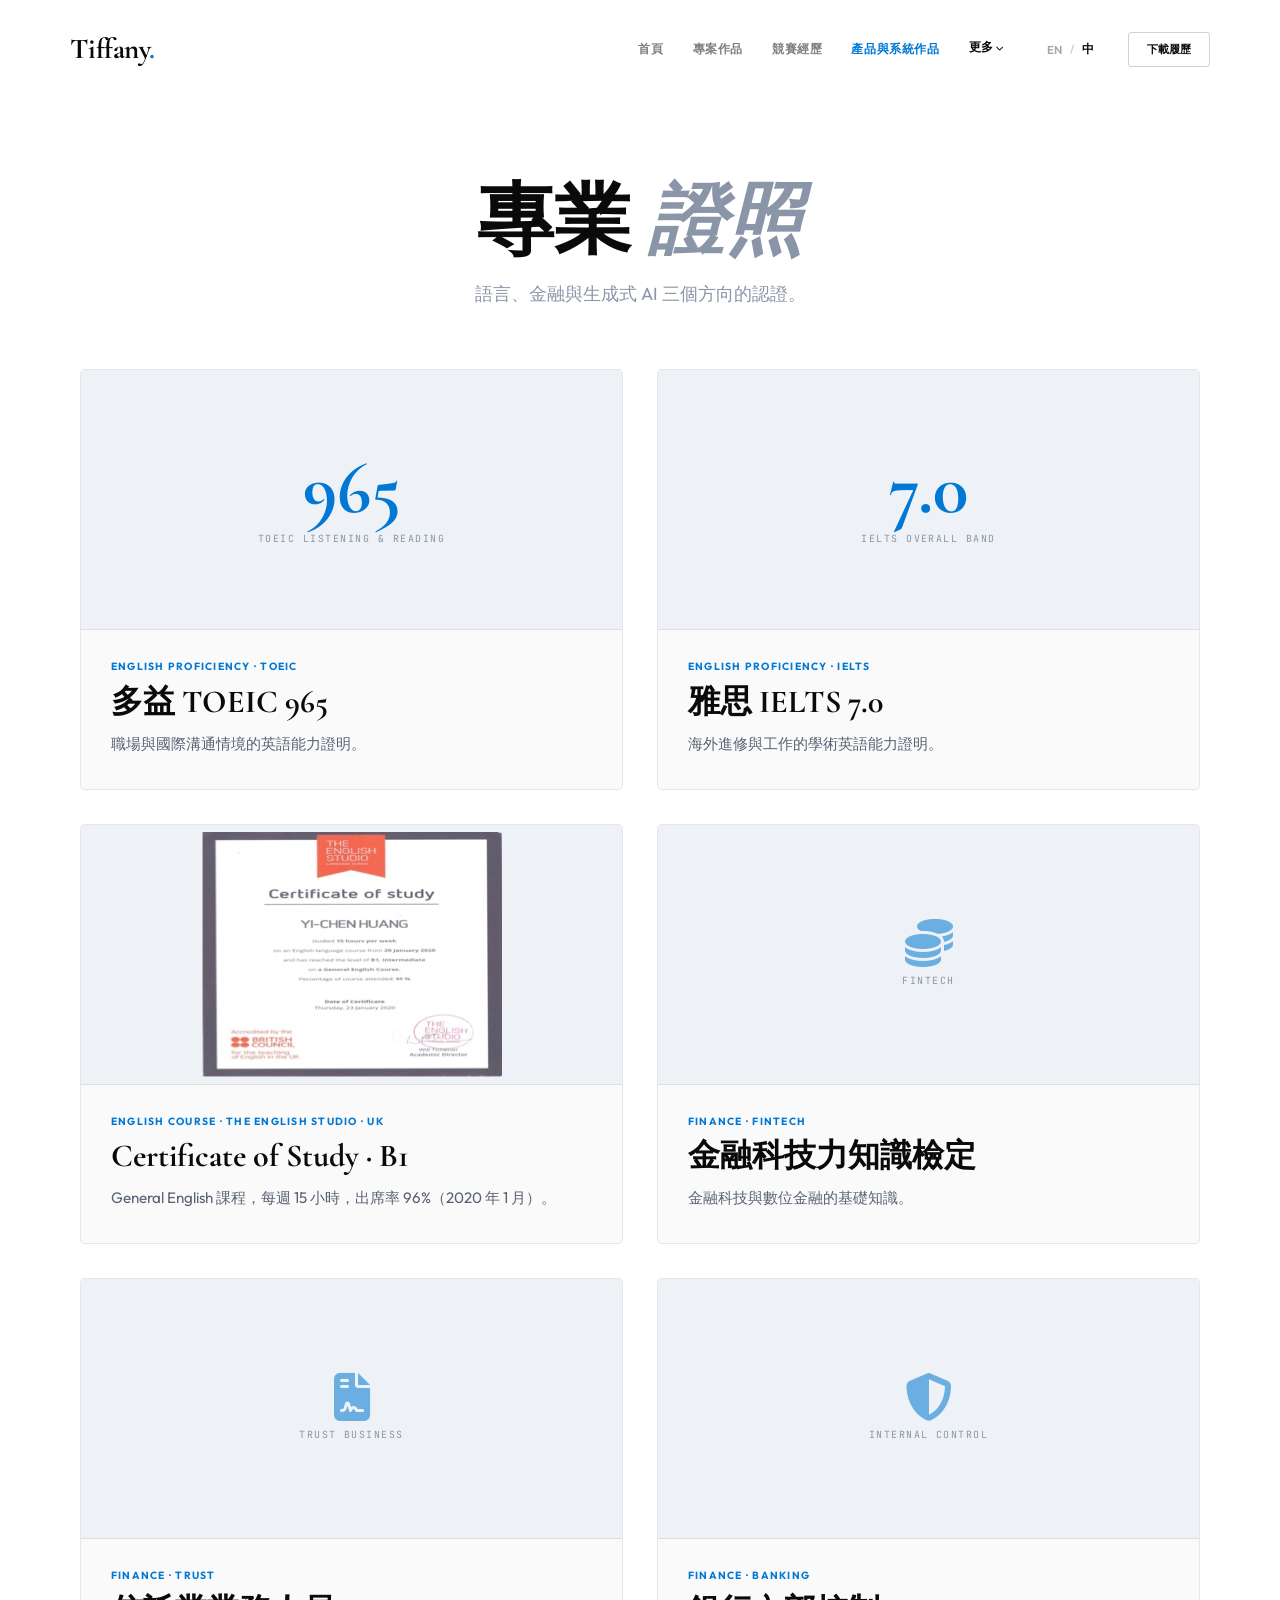
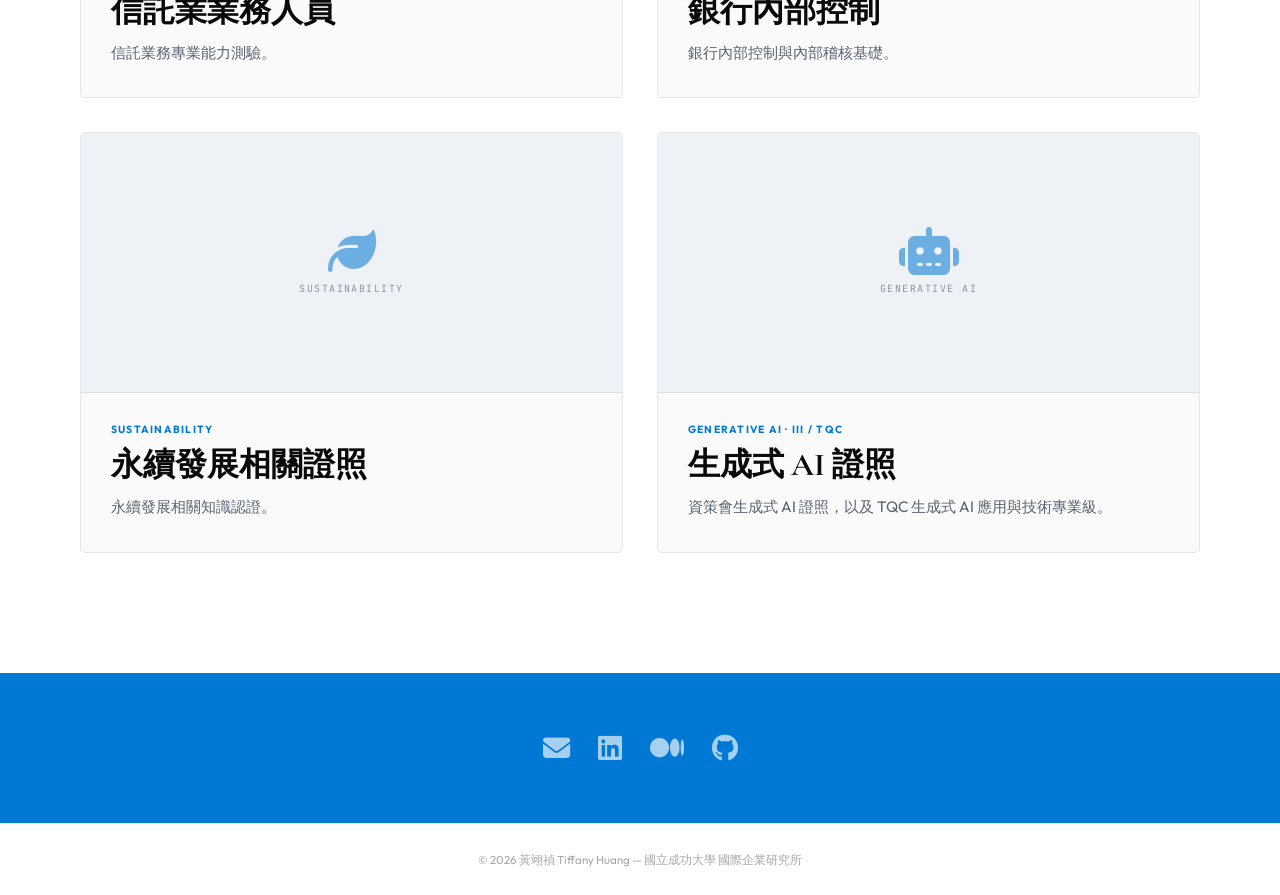
<file: certificates.html>
<!DOCTYPE html>
<html lang="zh-Hant">
<head>
<meta charset="UTF-8">
<meta name="viewport" content="width=device-width, initial-scale=1.0">
<title>Certificates | Tiffany Huang</title>
<link rel="preconnect" href="https://fonts.googleapis.com">
<link rel="stylesheet" href="https://fonts.googleapis.com/css2?family=Cormorant+Garamond:ital,wght@0,400;0,600;0,700;1,400;1,600&family=Outfit:wght@300;400;500;600;700&family=JetBrains+Mono:wght@400;500&display=swap">
<link rel="stylesheet" href="https://cdnjs.cloudflare.com/ajax/libs/font-awesome/6.4.0/css/all.min.css">
<link rel="stylesheet" href="style.css?v=20261116">
</head>
<body data-page="certificates">

<header class="page-header"><div class="ph-inner">
  <h1 class="page-title reveal" data-en="Professional <em>Certificates</em>">專業 <em>證照</em></h1>
  <p class="page-sub reveal" data-en="Credentials in English, finance and generative AI.">語言、金融與生成式 AI 三個方向的認證。</p>
</div></header>

<main class="cert-grid">
  <article class="cert-card reveal">
    <div class="cert-preview"><span class="big">965</span><span class="cap">TOEIC Listening &amp; Reading</span></div>
    <div class="cert-body">
      <div class="cert-kicker">English Proficiency · TOEIC</div>
      <h2 class="cert-title" data-en="TOEIC 965">多益 TOEIC 965</h2>
      <p class="cert-desc" data-en="English proficiency for professional and international settings.">職場與國際溝通情境的英語能力證明。</p>
    </div>
  </article>
  <article class="cert-card reveal">
    <div class="cert-preview"><span class="big">7.0</span><span class="cap">IELTS Overall Band</span></div>
    <div class="cert-body">
      <div class="cert-kicker">English Proficiency · IELTS</div>
      <h2 class="cert-title" data-en="IELTS · Overall Band 7.0">雅思 IELTS 7.0</h2>
      <p class="cert-desc" data-en="Academic English for study and work abroad.">海外進修與工作的學術英語能力證明。</p>
    </div>
  </article>
  <article class="cert-card reveal">
    <div class="cert-preview"><img src="images/uk-certificate.jpg" class="lb-trigger" data-gallery="cert" alt="The English Studio Certificate of Study"></div>
    <div class="cert-body">
      <div class="cert-kicker">English Course · The English Studio · UK</div>
      <h2 class="cert-title">Certificate of Study · B1</h2>
      <p class="cert-desc" data-en="General English Course, 15 hours a week, 96% attendance (January 2020).">General English 課程，每週 15 小時，出席率 96%（2020 年 1 月）。</p>
    </div>
  </article>
  <article class="cert-card reveal">
    <div class="cert-preview"><i class="fas fa-coins"></i><span class="cap">FinTech</span></div>
    <div class="cert-body">
      <div class="cert-kicker">Finance · FinTech</div>
      <h2 class="cert-title" data-en="FinTech Competency Certificate">金融科技力知識檢定</h2>
      <p class="cert-desc" data-en="Core knowledge of financial technology and digital finance.">金融科技與數位金融的基礎知識。</p>
    </div>
  </article>
  <article class="cert-card reveal">
    <div class="cert-preview"><i class="fas fa-file-contract"></i><span class="cap">Trust Business</span></div>
    <div class="cert-body">
      <div class="cert-kicker">Finance · Trust</div>
      <h2 class="cert-title" data-en="Trust Business Personnel">信託業業務人員</h2>
      <p class="cert-desc" data-en="Qualification for trust business operations.">信託業務專業能力測驗。</p>
    </div>
  </article>
  <article class="cert-card reveal">
    <div class="cert-preview"><i class="fas fa-shield-halved"></i><span class="cap">Internal Control</span></div>
    <div class="cert-body">
      <div class="cert-kicker">Finance · Banking</div>
      <h2 class="cert-title" data-en="Bank Internal Control">銀行內部控制</h2>
      <p class="cert-desc" data-en="Bank internal control and internal audit fundamentals.">銀行內部控制與內部稽核基礎。</p>
    </div>
  </article>
  <article class="cert-card reveal">
    <div class="cert-preview"><i class="fas fa-leaf"></i><span class="cap">Sustainability</span></div>
    <div class="cert-body">
      <div class="cert-kicker">Sustainability</div>
      <h2 class="cert-title" data-en="Sustainable Development">永續發展相關證照</h2>
      <p class="cert-desc" data-en="Certificates related to sustainable development.">永續發展相關知識認證。</p>
    </div>
  </article>
  <article class="cert-card reveal">
    <div class="cert-preview"><i class="fas fa-robot"></i><span class="cap">Generative AI</span></div>
    <div class="cert-body">
      <div class="cert-kicker">Generative AI · III / TQC</div>
      <h2 class="cert-title" data-en="Generative AI Certifications">生成式 AI 證照</h2>
      <p class="cert-desc" data-en="Institute for Information Industry Generative AI certificate, and TQC Generative AI Applications &amp; Technology (Professional).">資策會生成式 AI 證照，以及 TQC 生成式 AI 應用與技術專業級。</p>
    </div>
  </article>
</main>

<script src="site.js?v=20261116"></script>
</body>
</html>
</file>
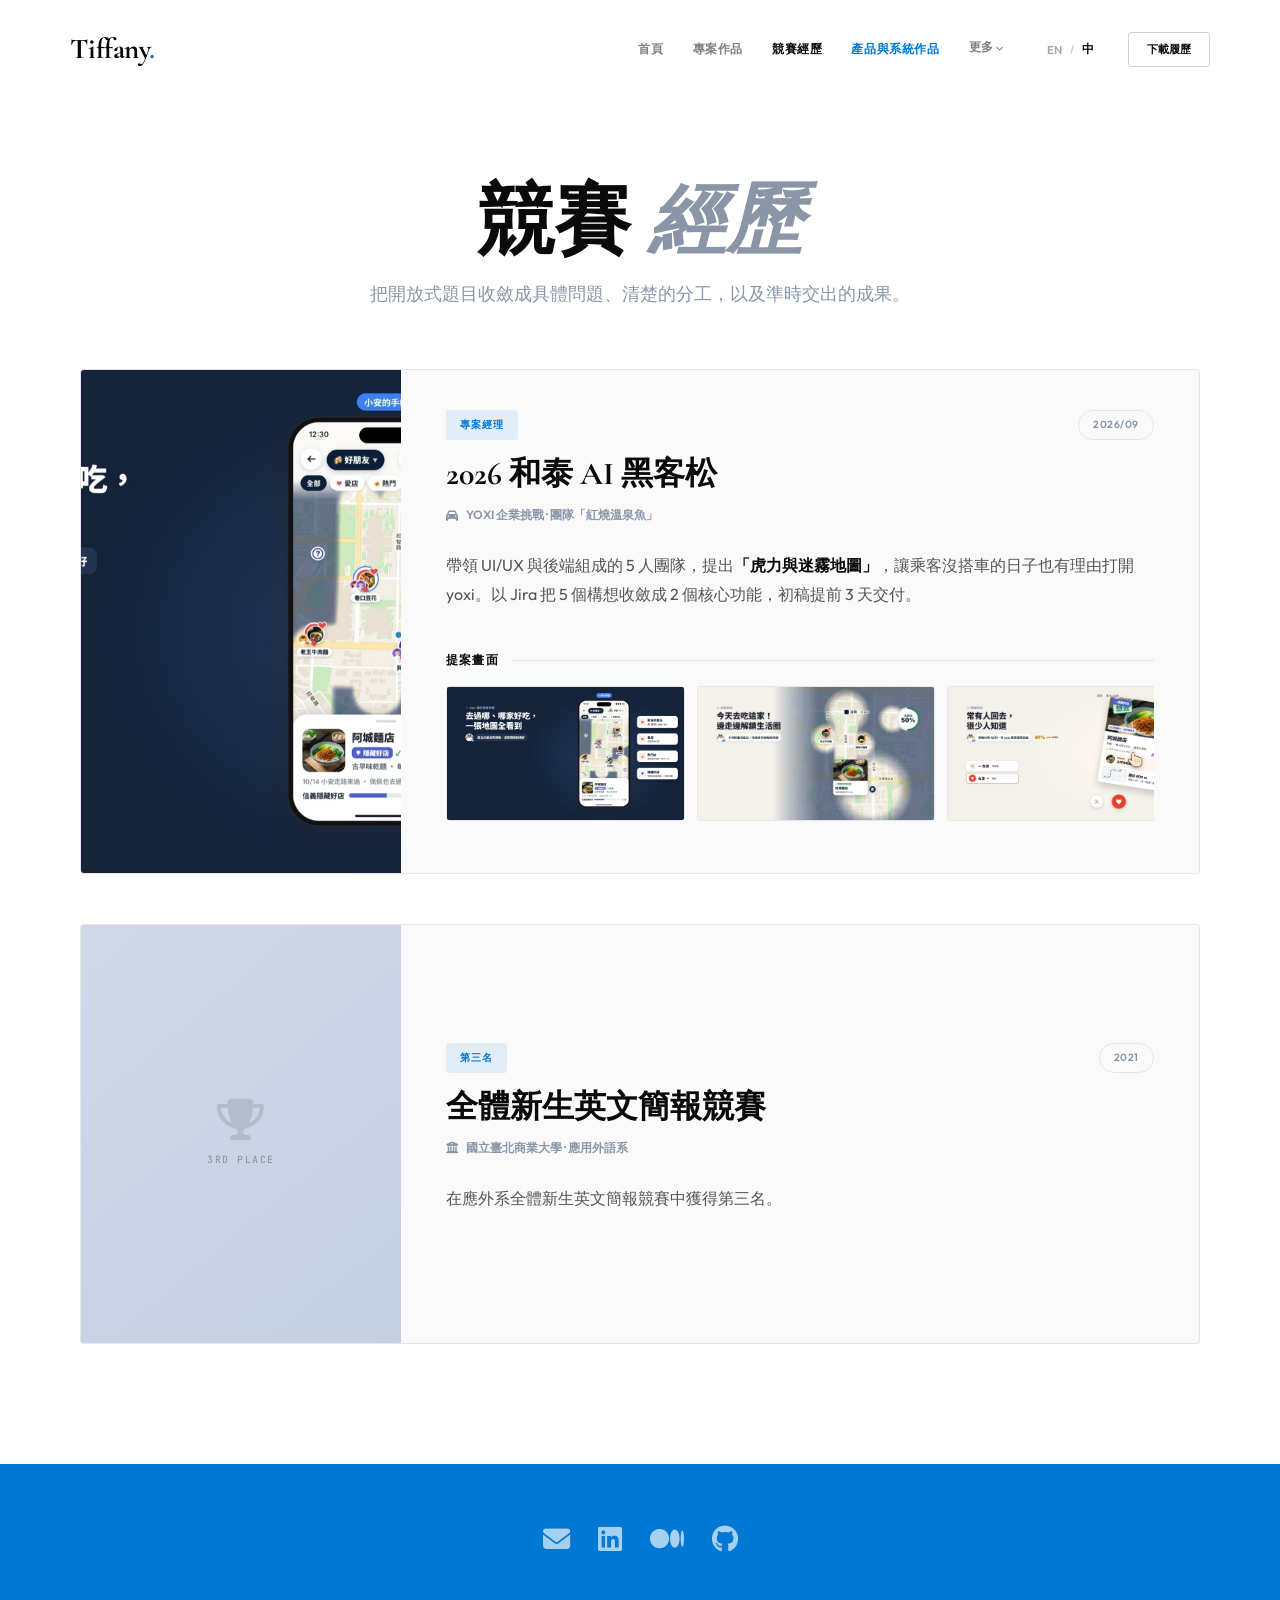
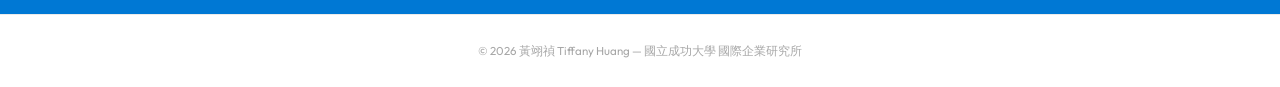
<file: competitions.html>
<!DOCTYPE html>
<html lang="zh-Hant">
<head>
<meta charset="UTF-8">
<meta name="viewport" content="width=device-width, initial-scale=1.0">
<title>Competitions | Tiffany Huang</title>
<link rel="preconnect" href="https://fonts.googleapis.com">
<link rel="stylesheet" href="https://fonts.googleapis.com/css2?family=Cormorant+Garamond:ital,wght@0,400;0,600;0,700;1,400;1,600&family=Outfit:wght@300;400;500;600;700&family=JetBrains+Mono:wght@400;500&display=swap">
<link rel="stylesheet" href="https://cdnjs.cloudflare.com/ajax/libs/font-awesome/6.4.0/css/all.min.css">
<link rel="stylesheet" href="style.css?v=20261116">
</head>
<body data-page="competitions">

<header class="page-header"><div class="ph-inner">
  <h1 class="page-title reveal" data-en="Global <em>Competitions</em>">競賽 <em>經歷</em></h1>
  <p class="page-sub reveal" data-en="An open brief becomes a scoped problem, a clear plan, and a deliverable that ships on time.">把開放式題目收斂成具體問題、清楚的分工，以及準時交出的成果。</p>
</div></header>

<main class="main">
  <div class="comp-card reveal">
    <div class="comp-img-wrap"><img src="images/hackathon-app.jpg" class="comp-img lb-trigger" data-gallery="hotai" alt="迷霧地圖 App 示意畫面"></div>
    <div class="comp-content">
      <div class="comp-header-row">
        <div class="comp-award" data-en="Project Manager">專案經理</div>
        <div class="comp-date">2026/09</div>
      </div>
      <h3 class="comp-h3" data-en="2026 HOTAI AI Hackathon">2026 和泰 AI 黑客松</h3>
      <div class="comp-org"><i class="fas fa-car"></i> <span data-en="yoxi Corporate Challenge · Team &quot;Braised Hot-Spring Fish&quot;">yoxi 企業挑戰 · 團隊「紅燒溫泉魚」</span></div>
      <p class="comp-desc" data-en="Led a 5-person team of UI/UX designers and back-end engineers to pitch <strong>Huli &amp; the Fog Map</strong> — three features that give riders a reason to open yoxi even on days they don't ride. Narrowed 5 ideas to 2 core features in Jira and submitted the first draft 3 days early.">帶領 UI/UX 與後端組成的 5 人團隊，提出<strong>「虎力與迷霧地圖」</strong>，讓乘客沒搭車的日子也有理由打開 yoxi。以 Jira 把 5 個構想收斂成 2 個核心功能，初稿提前 3 天交付。</p>
      <div class="gallery-section">
        <div class="gallery-header" data-en="Gallery">提案畫面</div>
        <div class="photo-slider">
          <img src="images/hackathon-app.jpg" class="slide-item lb-trigger" data-gallery="hotai" alt="">
          <img src="images/hackathon-walk.jpg" class="slide-item lb-trigger" data-gallery="hotai" alt="">
          <img src="images/hackathon-hidden.jpg" class="slide-item lb-trigger" data-gallery="hotai" alt="">
          <img src="images/hackathon-routes.jpg" class="slide-item lb-trigger" data-gallery="hotai" alt="">
          <img src="images/hackathon-queue.jpg" class="slide-item lb-trigger" data-gallery="hotai" alt="">
          <img src="images/hackathon-huli4.jpg" class="slide-item lb-trigger" data-gallery="hotai" alt="">
        </div>
      </div>
    </div>
  </div>

  <div class="comp-card reveal">
    <div class="comp-img-wrap"><div class="comp-ph"><i class="fas fa-trophy"></i><span>3rd Place</span></div></div>
    <div class="comp-content">
      <div class="comp-header-row">
        <div class="comp-award" data-en="3rd Place">第三名</div>
        <div class="comp-date">2021</div>
      </div>
      <h3 class="comp-h3" data-en="Freshman English Presentation Contest">全體新生英文簡報競賽</h3>
      <div class="comp-org"><i class="fas fa-university"></i> <span data-en="NTUB · Applied Foreign Languages">國立臺北商業大學 · 應用外語系</span></div>
      <p class="comp-desc" data-en="Placed third in the department-wide English presentation contest for all incoming students.">在應外系全體新生英文簡報競賽中獲得第三名。</p>
    </div>
  </div>
</main>

<script src="site.js?v=20261116"></script>
</body>
</html>
</file>
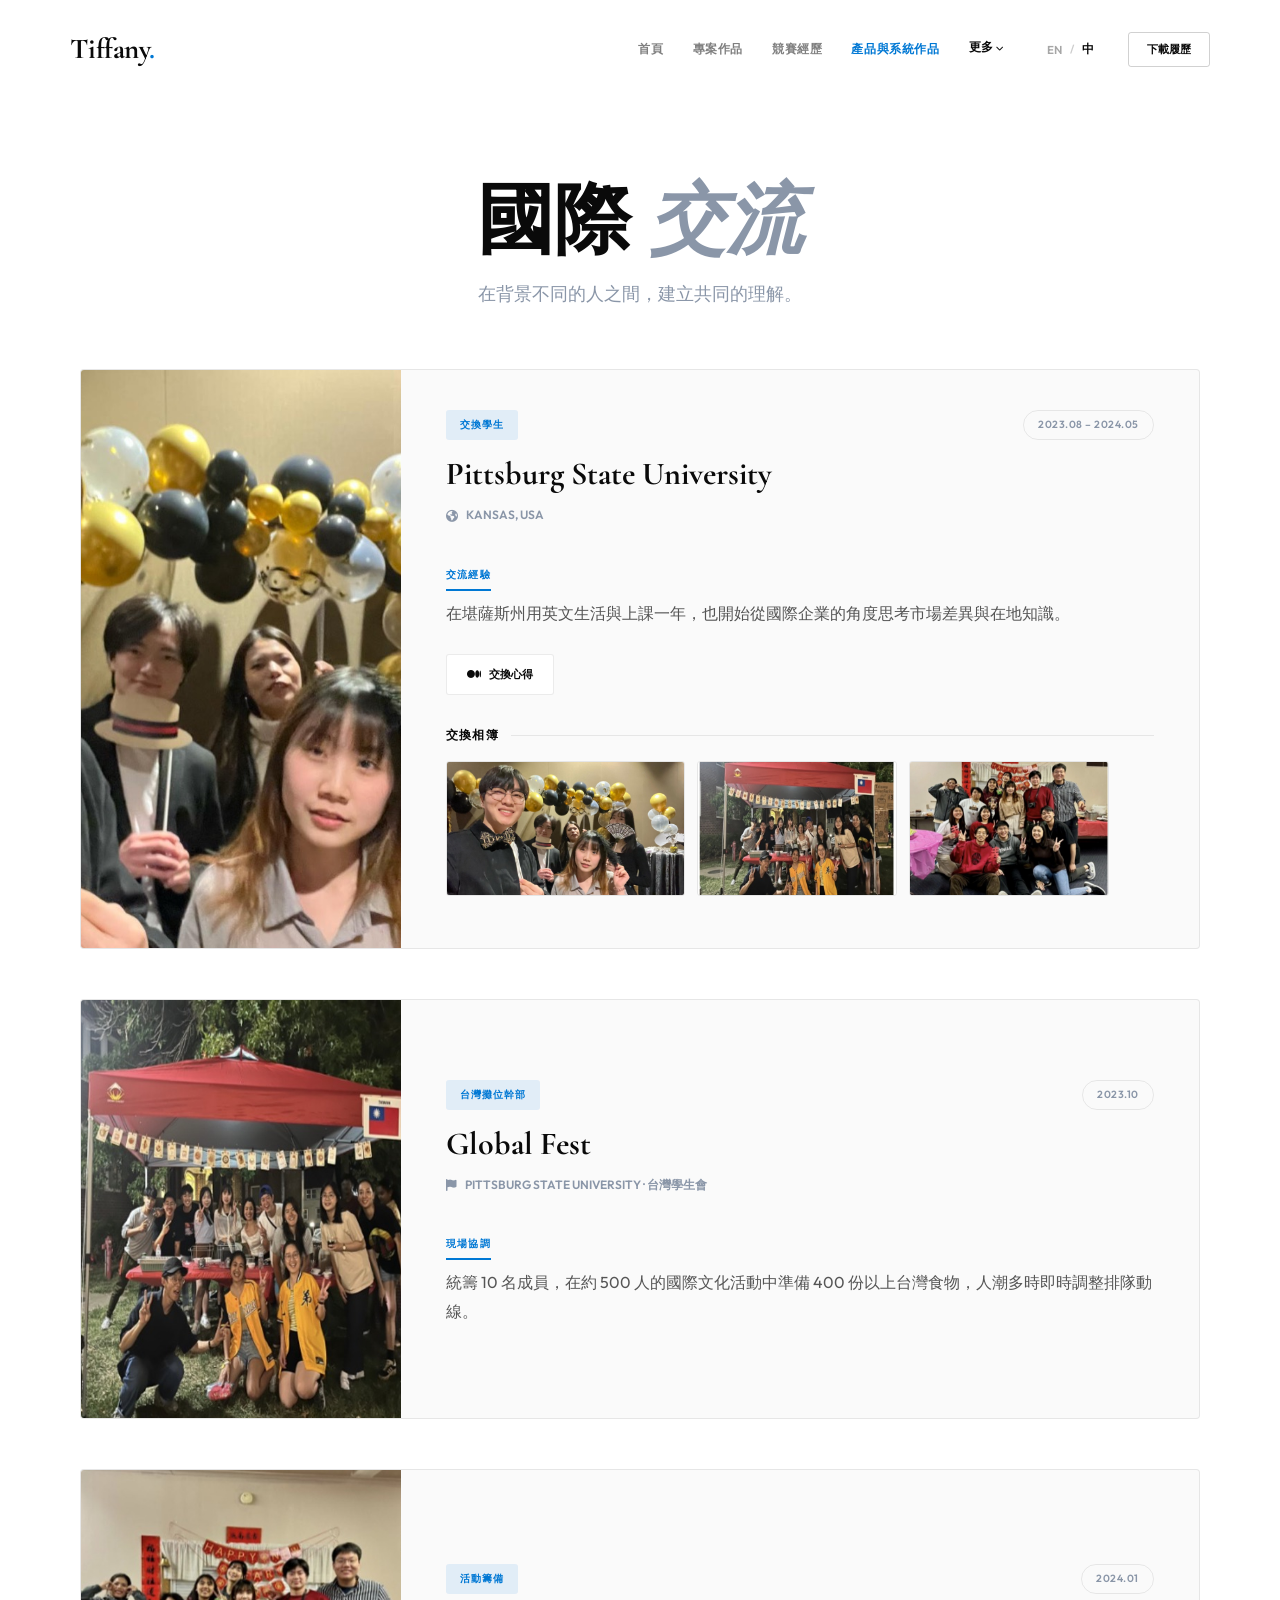
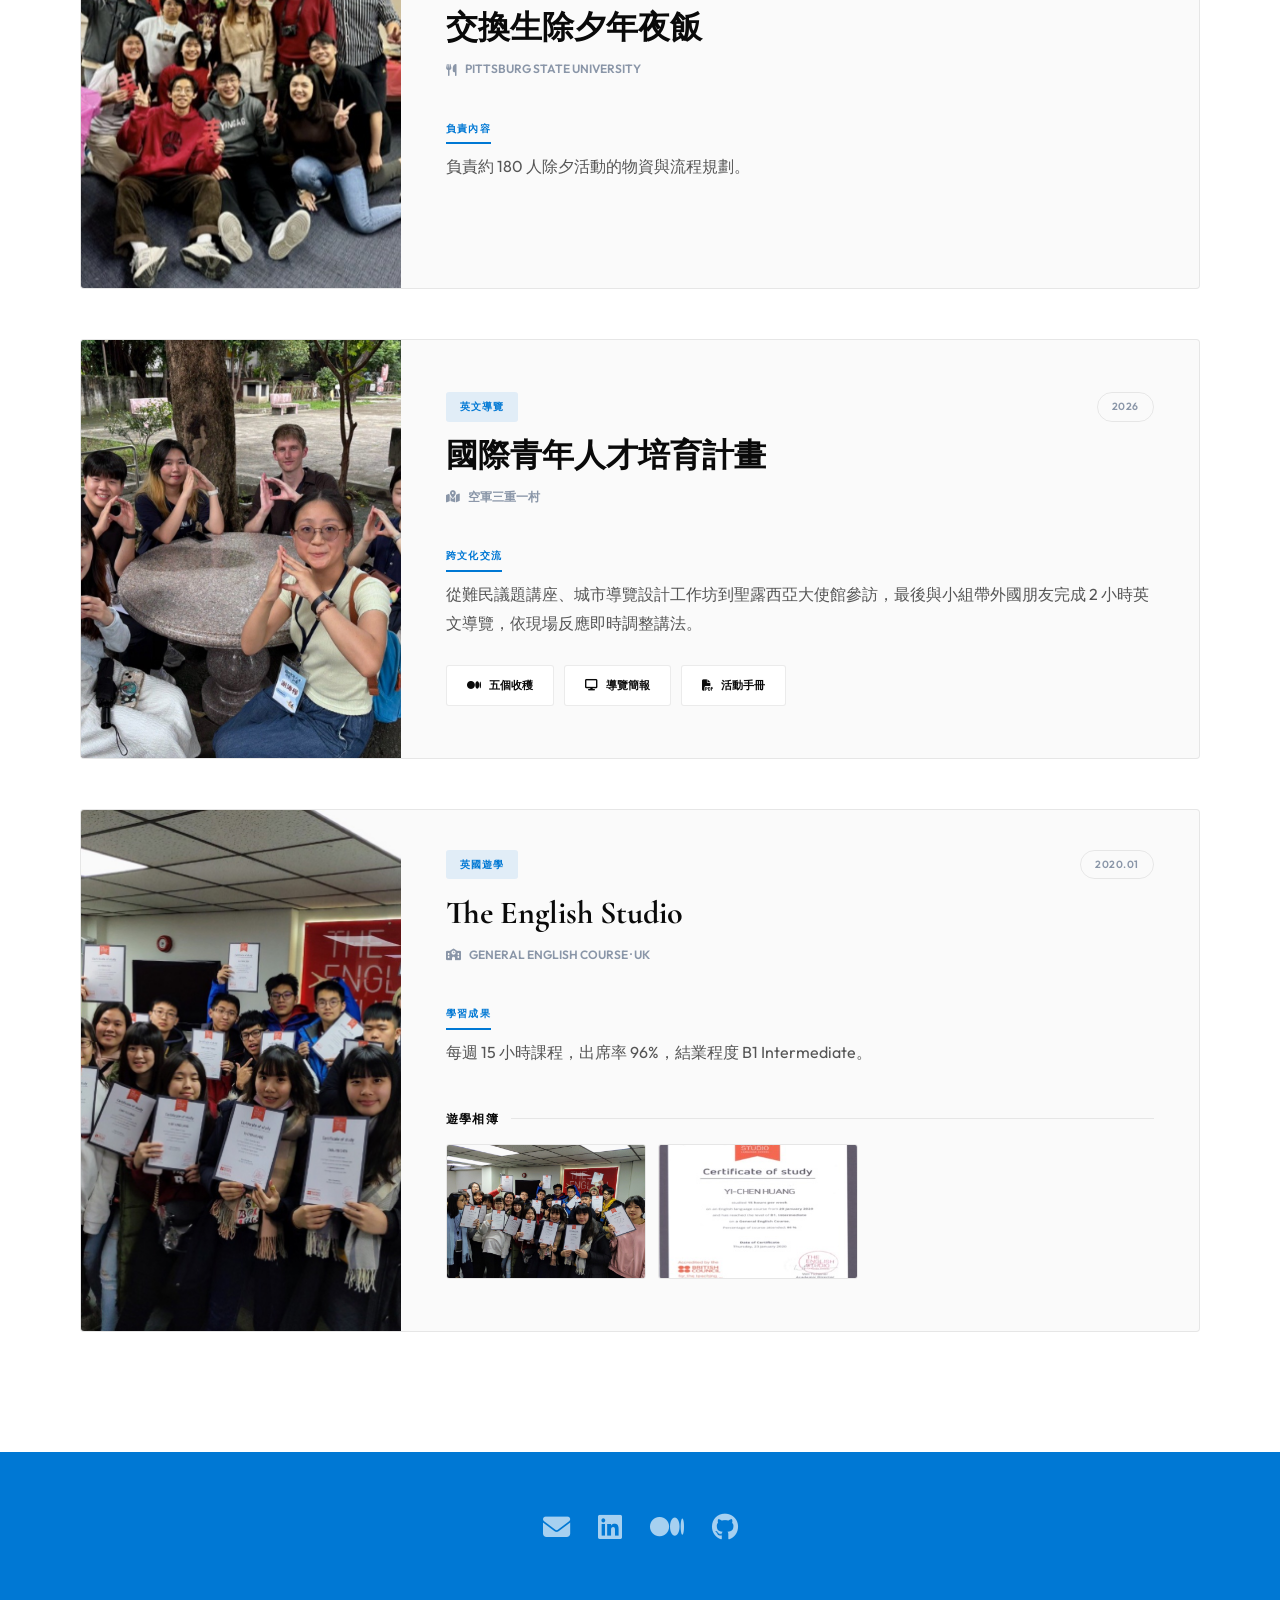
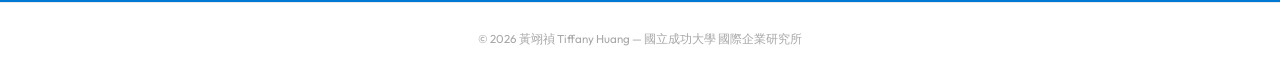
<file: exchange.html>
<!DOCTYPE html>
<html lang="zh-Hant">
<head>
<meta charset="UTF-8">
<meta name="viewport" content="width=device-width, initial-scale=1.0">
<title>Cultural Exchange | Tiffany Huang</title>
<link rel="preconnect" href="https://fonts.googleapis.com">
<link rel="stylesheet" href="https://fonts.googleapis.com/css2?family=Cormorant+Garamond:ital,wght@0,400;0,600;0,700;1,400;1,600&family=Outfit:wght@300;400;500;600;700&family=JetBrains+Mono:wght@400;500&display=swap">
<link rel="stylesheet" href="https://cdnjs.cloudflare.com/ajax/libs/font-awesome/6.4.0/css/all.min.css">
<link rel="stylesheet" href="style.css?v=20261116">
</head>
<body data-page="exchange">

<header class="page-header"><div class="ph-inner">
  <h1 class="page-title reveal" data-en="Cultural <em>Exchange</em>">國際 <em>交流</em></h1>
  <p class="page-sub reveal" data-en="Building shared understanding between people who don't start from the same frame of reference.">在背景不同的人之間，建立共同的理解。</p>
</div></header>

<main class="main">
  <div class="comp-card reveal">
    <div class="comp-img-wrap"><img src="images/exchange-party.jpg" class="comp-img lb-trigger" data-gallery="psu" alt="交換期間與同學合照"></div>
    <div class="comp-content">
      <div class="comp-header-row">
        <div class="comp-award" data-en="Exchange Student">交換學生</div>
        <div class="comp-date">2023.08 – 2024.05</div>
      </div>
      <h3 class="comp-h3">Pittsburg State University</h3>
      <div class="comp-org"><i class="fas fa-globe-americas"></i> <span>Kansas, USA</span></div>
      <span class="section-label" data-en="Experience">交流經驗</span>
      <p class="comp-desc" data-en="A year of studying and living in English in Kansas — where I started to look at market differences and local knowledge through an international business lens.">在堪薩斯州用英文生活與上課一年，也開始從國際企業的角度思考市場差異與在地知識。</p>
      <div class="dl-group">
        <a href="https://medium.com/@11047021/exchange-pittsburg-state-university-%E4%BA%A4%E6%8F%9B%E5%A6%82%E4%BD%95%E6%94%B9%E8%AE%8A%E6%88%91%E9%9D%A2%E5%B0%8D%E9%99%8C%E7%94%9F%E7%92%B0%E5%A2%83%E7%9A%84%E6%96%B9%E5%BC%8F-d68474d9a959" target="_blank" rel="noopener" class="btn-dl"><i class="fab fa-medium"></i> <span data-en="Exchange Reflection">交換心得</span></a>
      </div>
      <div class="gallery-section">
        <div class="gallery-header" data-en="Gallery">交換相簿</div>
        <div class="photo-slider">
          <img src="images/exchange-party.jpg" class="slide-item lb-trigger" data-gallery="psu" alt="">
          <img src="images/global-fest.jpg" class="slide-item lb-trigger" data-gallery="psu" alt="">
          <img src="images/cny-dinner.jpg" class="slide-item lb-trigger" data-gallery="psu" alt="">
        </div>
      </div>
    </div>
  </div>

  <div class="comp-card reveal">
    <div class="comp-img-wrap"><img src="images/global-fest.jpg" class="comp-img lb-trigger" data-gallery="gf" alt="Global Fest 台灣攤位合照"></div>
    <div class="comp-content">
      <div class="comp-header-row">
        <div class="comp-award" data-en="Booth Organizer">台灣攤位幹部</div>
        <div class="comp-date">2023.10</div>
      </div>
      <h3 class="comp-h3">Global Fest</h3>
      <div class="comp-org"><i class="fas fa-flag"></i> <span data-en="Pittsburg State University · Taiwanese Student Association">Pittsburg State University · 台灣學生會</span></div>
      <span class="section-label" data-en="On-site Coordination">現場協調</span>
      <p class="comp-desc" data-en="Coordinated 10 members to prepare 400+ servings of Taiwanese food for a ~500-person festival, and reshaped the queue when the crowd built up.">統籌 10 名成員，在約 500 人的國際文化活動中準備 400 份以上台灣食物，人潮多時即時調整排隊動線。</p>
    </div>
  </div>

  <div class="comp-card reveal">
    <div class="comp-img-wrap"><img src="images/cny-dinner.jpg" class="comp-img lb-trigger" data-gallery="cny" alt="交換生除夕年夜飯合照"></div>
    <div class="comp-content">
      <div class="comp-header-row">
        <div class="comp-award" data-en="Event Planning">活動籌備</div>
        <div class="comp-date">2024.01</div>
      </div>
      <h3 class="comp-h3" data-en="Lunar New Year's Eve Dinner for Exchange Students">交換生除夕年夜飯</h3>
      <div class="comp-org"><i class="fas fa-utensils"></i> <span>Pittsburg State University</span></div>
      <span class="section-label" data-en="My Role">負責內容</span>
      <p class="comp-desc" data-en="Planned supplies and the run of show for a New Year's Eve dinner of about 180 people.">負責約 180 人除夕活動的物資與流程規劃。</p>
    </div>
  </div>

  <div class="comp-card reveal">
    <div class="comp-img-wrap"><img src="images/tour-guide.jpg" class="comp-img lb-trigger" data-gallery="tour" alt="國際青年人才培育計畫小組合照"></div>
    <div class="comp-content">
      <div class="comp-header-row">
        <div class="comp-award" data-en="English Tour Guide">英文導覽</div>
        <div class="comp-date">2026</div>
      </div>
      <h3 class="comp-h3" data-en="International Youth Talent Program">國際青年人才培育計畫</h3>
      <div class="comp-org"><i class="fas fa-map-location-dot"></i> <span data-en="Air Force Sanchong First Village">空軍三重一村</span></div>
      <span class="section-label" data-en="Bridge of Communication">跨文化交流</span>
      <p class="comp-desc" data-en="From a talk on refugee issues and a city-tour design workshop to a visit to the Embassy of Saint Lucia — then hosted an international participant on a 2-hour English tour, adjusting the story on the spot as questions came up.">從難民議題講座、城市導覽設計工作坊到聖露西亞大使館參訪，最後與小組帶外國朋友完成 2 小時英文導覽，依現場反應即時調整講法。</p>
      <div class="dl-group">
        <a href="https://medium.com/@11047021/%E5%BE%9E%E9%9B%A3%E6%B0%91%E8%AD%B0%E9%A1%8C%E5%88%B0%E5%9F%8E%E5%B8%82%E5%B0%8E%E8%A6%BD-%E5%9C%8B%E9%9A%9B%E9%9D%92%E5%B9%B4%E4%BA%BA%E6%89%8D%E5%9F%B9%E8%82%B2%E8%A8%88%E7%95%AB%E5%B8%B6%E7%B5%A6%E6%88%91%E7%9A%84%E4%BA%94%E5%80%8B%E6%94%B6%E7%A9%AB-44ffb5227fa6" target="_blank" rel="noopener" class="btn-dl"><i class="fab fa-medium"></i> <span data-en="Five Takeaways">五個收穫</span></a>
        <a href="https://www.canva.com/design/DAHSmm6xpWE/gOJjETS3qsJ3sqR8v2-55A/view" target="_blank" rel="noopener" class="btn-dl"><i class="fas fa-display"></i> <span data-en="Tour Slides">導覽簡報</span></a>
        <a href="https://drive.google.com/file/d/1J8npWjjdi_ayo8z8LKiro1ogvK6mWvfP/view" target="_blank" rel="noopener" class="btn-dl"><i class="fas fa-file-pdf"></i> <span data-en="Program Handbook">活動手冊</span></a>
      </div>
    </div>
  </div>

  <div class="comp-card reveal">
    <div class="comp-img-wrap"><img src="images/uk-study.jpg" class="comp-img lb-trigger" data-gallery="uk" alt="英國遊學結業合照"></div>
    <div class="comp-content">
      <div class="comp-header-row">
        <div class="comp-award" data-en="Study Abroad">英國遊學</div>
        <div class="comp-date">2020.01</div>
      </div>
      <h3 class="comp-h3">The English Studio</h3>
      <div class="comp-org"><i class="fas fa-school"></i> <span>General English Course · UK</span></div>
      <span class="section-label" data-en="Result">學習成果</span>
      <p class="comp-desc" data-en="15 hours of classes a week with 96% attendance, finishing at B1 Intermediate.">每週 15 小時課程，出席率 96%，結業程度 B1 Intermediate。</p>
      <div class="gallery-section">
        <div class="gallery-header" data-en="Gallery">遊學相簿</div>
        <div class="photo-slider">
          <img src="images/uk-study.jpg" class="slide-item lb-trigger" data-gallery="uk" alt="">
          <img src="images/uk-certificate.jpg" class="slide-item lb-trigger" data-gallery="uk" alt="">
        </div>
      </div>
    </div>
  </div>
</main>

<script src="site.js?v=20261116"></script>
</body>
</html>
</file>
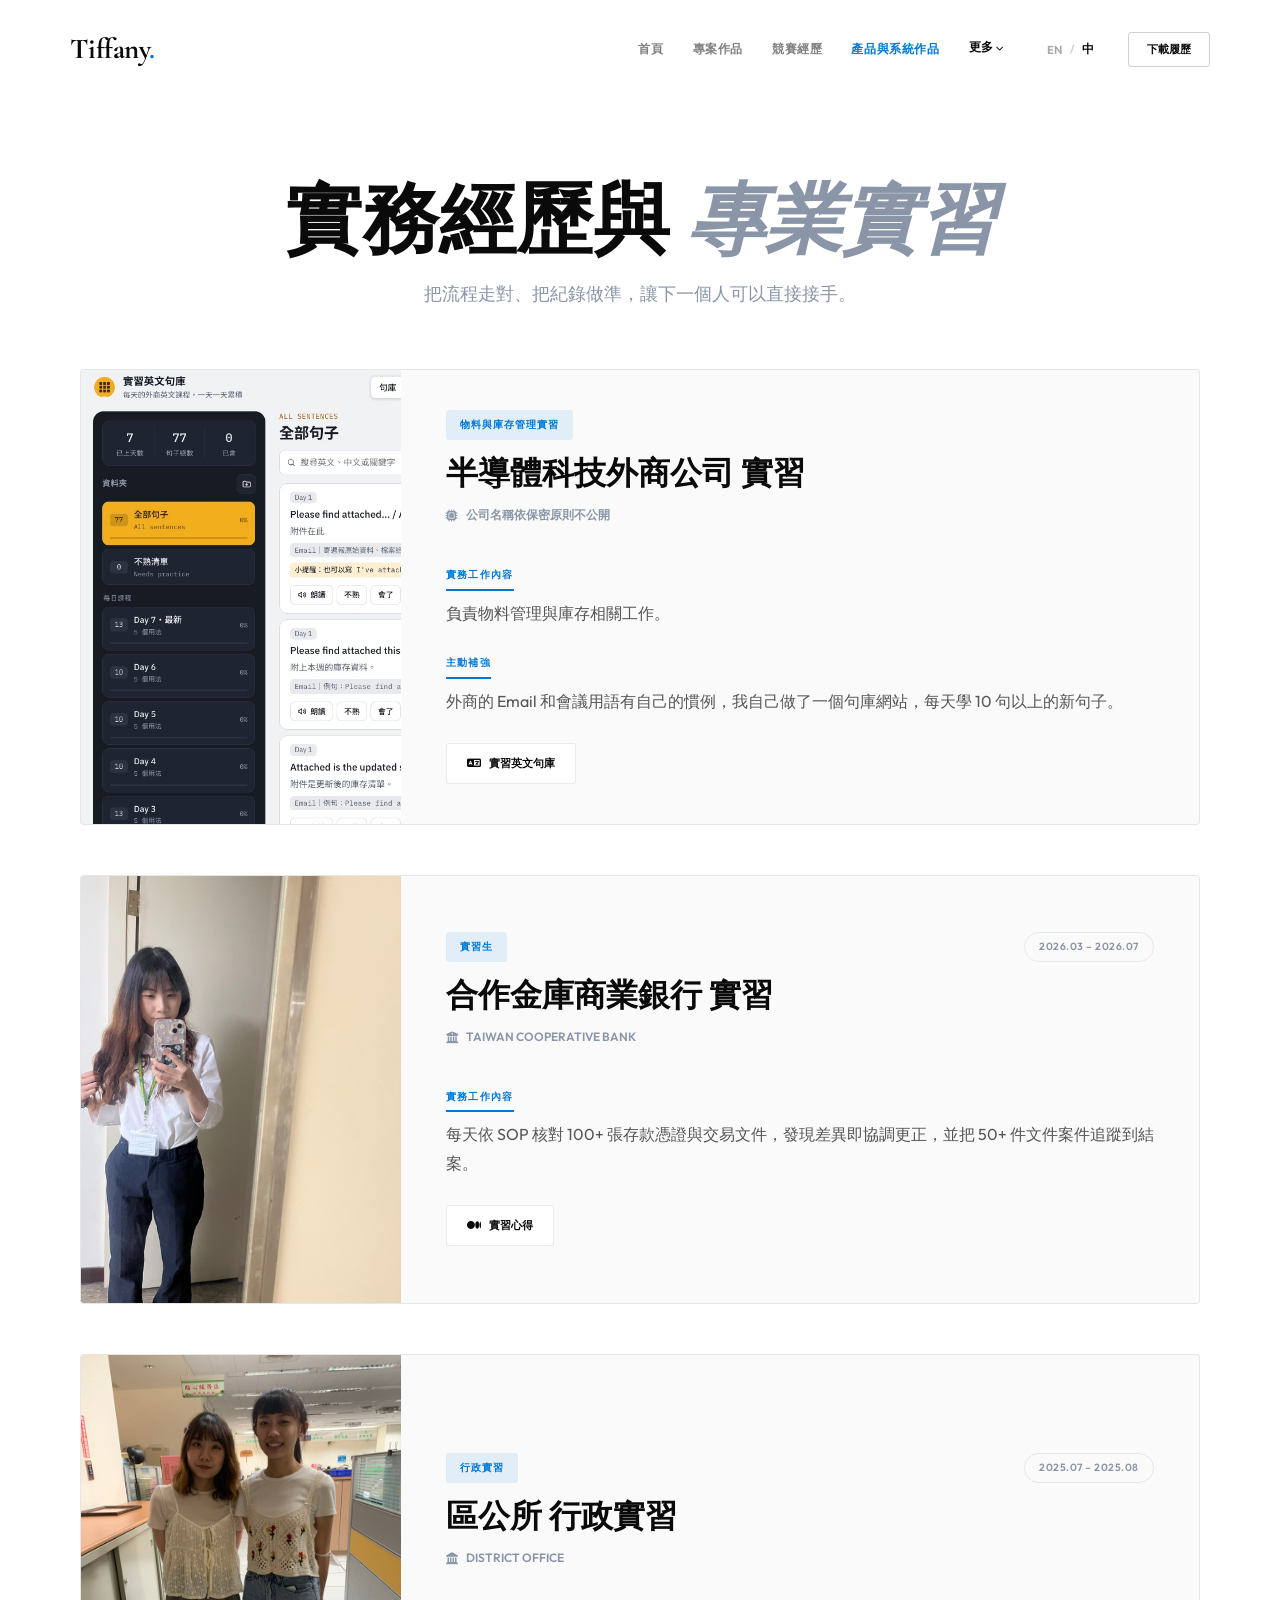
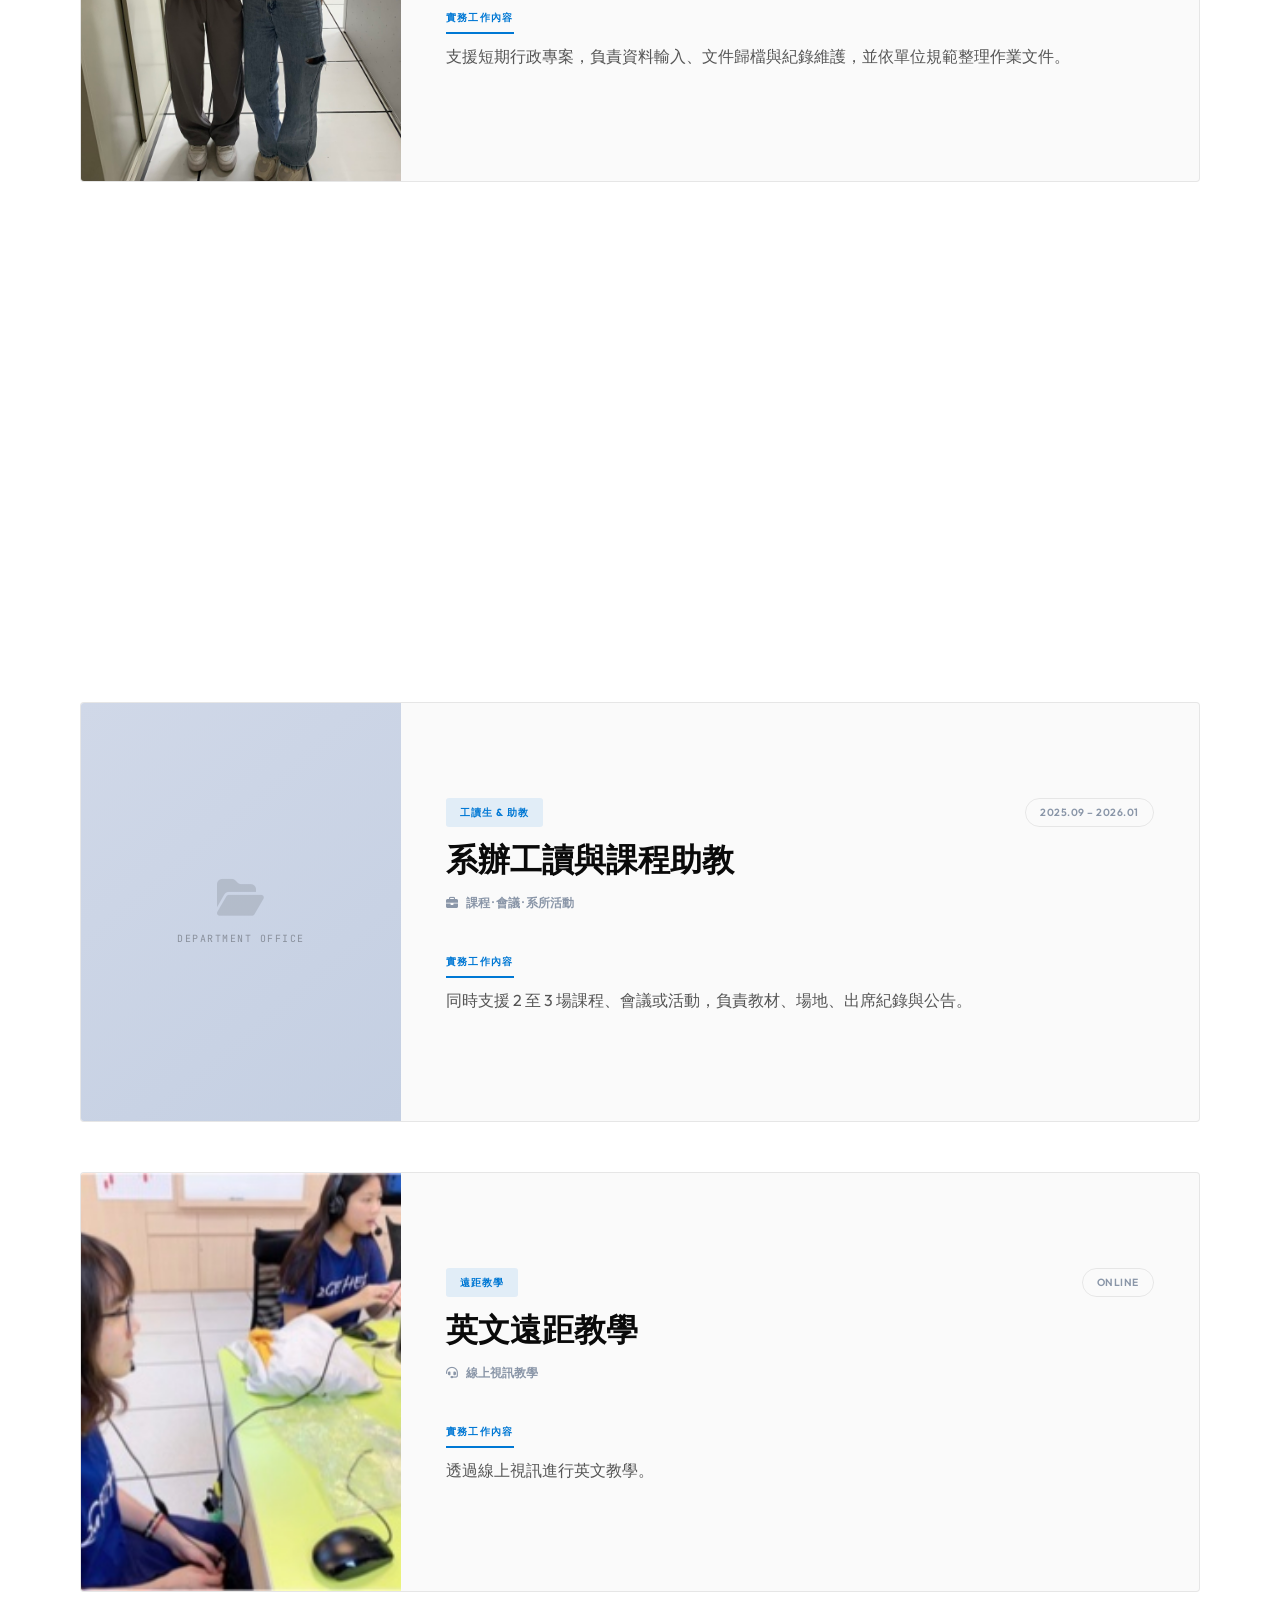
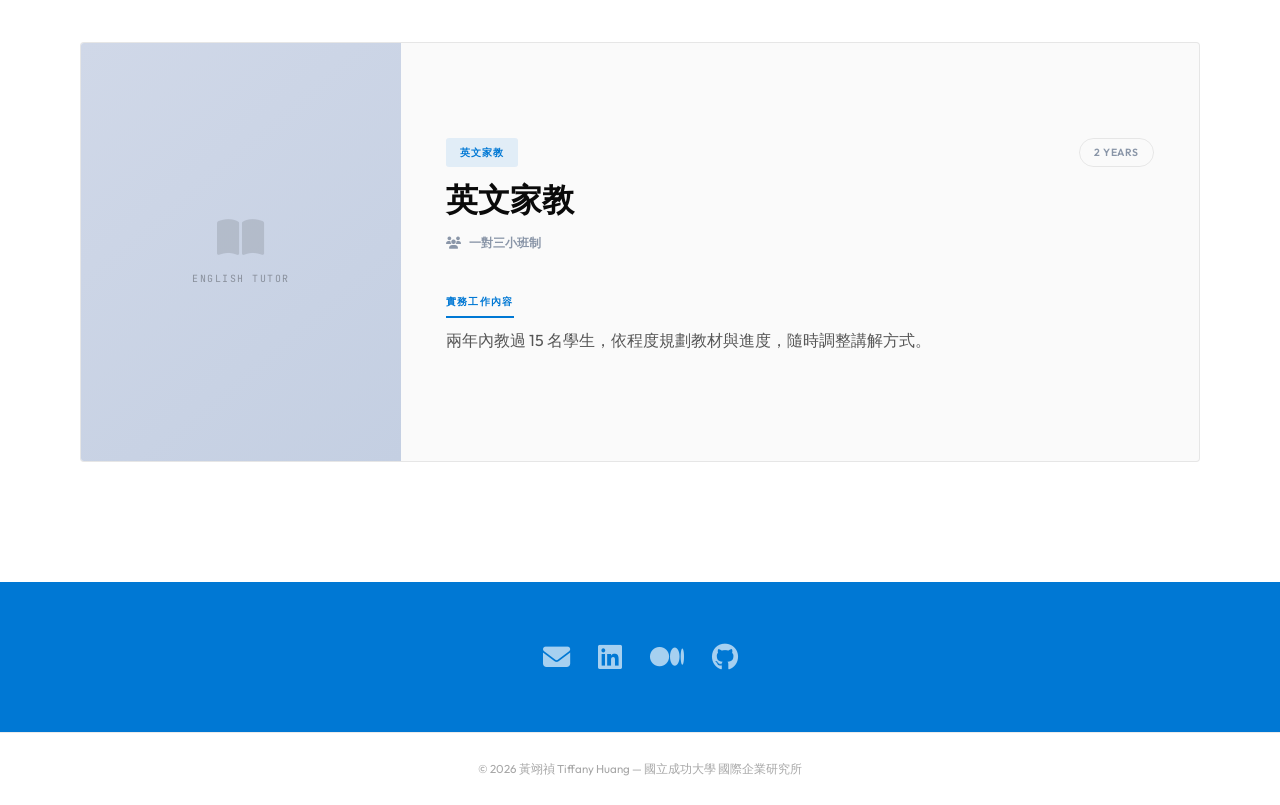
<file: experience.html>
<!DOCTYPE html>
<html lang="zh-Hant">
<head>
<meta charset="UTF-8">
<meta name="viewport" content="width=device-width, initial-scale=1.0">
<title>Internship | Tiffany Huang</title>
<link rel="preconnect" href="https://fonts.googleapis.com">
<link rel="stylesheet" href="https://fonts.googleapis.com/css2?family=Cormorant+Garamond:ital,wght@0,400;0,600;0,700;1,400;1,600&family=Outfit:wght@300;400;500;600;700&family=JetBrains+Mono:wght@400;500&display=swap">
<link rel="stylesheet" href="https://cdnjs.cloudflare.com/ajax/libs/font-awesome/6.4.0/css/all.min.css">
<link rel="stylesheet" href="style.css?v=20261116">
</head>
<body data-page="experience">

<header class="page-header"><div class="ph-inner">
  <h1 class="page-title reveal" data-en="Professional <em>Internship</em>">實務經歷與 <em>專業實習</em></h1>
  <p class="page-sub reveal" data-en="Getting the process right and the records accurate — so the next person can act on them.">把流程走對、把紀錄做準，讓下一個人可以直接接手。</p>
</div></header>

<main class="main">
  <div class="comp-card reveal">
    <div class="comp-img-wrap"><img src="images/phrasebank.jpg" class="comp-img lb-trigger" data-gallery="phrasebank" style="object-position:left top" alt="實習英文句庫"></div>
    <div class="comp-content">
      <div class="comp-header-row">
        <div class="comp-award" data-en="Materials &amp; Inventory Intern">物料與庫存管理實習</div>
      </div>
      <h3 class="comp-h3" data-en="Global Semiconductor Technology Company">半導體科技外商公司 實習</h3>
      <div class="comp-org"><i class="fas fa-microchip"></i> <span data-en="Company name withheld for confidentiality">公司名稱依保密原則不公開</span></div>
      <span class="section-label" data-en="Experience">實務工作內容</span>
      <p class="comp-desc" data-en="Work on materials management and inventory.">負責物料管理與庫存相關工作。</p>
      <span class="section-label" data-en="Closing the Gap">主動補強</span>
      <p class="comp-desc" data-en="Emails and meetings at a global company follow their own conventions, so I built a phrase bank and learn 10+ new sentences every day.">外商的 Email 和會議用語有自己的慣例，我自己做了一個句庫網站，每天學 10 句以上的新句子。</p>
      <div class="dl-group">
        <a href="phrasebank/" target="_blank" rel="noopener" class="btn-dl"><i class="fas fa-language"></i> <span data-en="Phrase Bank">實習英文句庫</span></a>
      </div>
    </div>
  </div>

  <div class="comp-card reveal">
    <div class="comp-img-wrap"><img src="images/bank.jpg" class="comp-img lb-trigger" data-gallery="bank" style="object-position:center 25%" alt="合作金庫實習期間"></div>
    <div class="comp-content">
      <div class="comp-header-row">
        <div class="comp-award" data-en="Intern">實習生</div>
        <div class="comp-date">2026.03 – 2026.07</div>
      </div>
      <h3 class="comp-h3" data-en="Taiwan Cooperative Bank Internship">合作金庫商業銀行 實習</h3>
      <div class="comp-org"><i class="fas fa-building-columns"></i> <span>Taiwan Cooperative Bank</span></div>
      <span class="section-label" data-en="Experience">實務工作內容</span>
      <p class="comp-desc" data-en="Checked 100+ deposit slips and transaction documents a day against SOP, coordinated corrections whenever something didn't match, and followed 50+ document cases through to closure.">每天依 SOP 核對 100+ 張存款憑證與交易文件，發現差異即協調更正，並把 50+ 件文件案件追蹤到結案。</p>
      <div class="dl-group">
        <a href="https://medium.com/@11047021/internship-%E5%90%88%E4%BD%9C%E9%87%91%E5%BA%AB%E9%8A%80%E8%A1%8C-2026-summer-intern-e9262294e887" target="_blank" rel="noopener" class="btn-dl"><i class="fab fa-medium"></i> <span data-en="Internship Reflection">實習心得</span></a>
      </div>
    </div>
  </div>

  <div class="comp-card reveal">
    <div class="comp-img-wrap"><img src="images/district-office.jpg" class="comp-img lb-trigger" data-gallery="district" style="object-position:center 30%" alt="區公所實習期間合照"></div>
    <div class="comp-content">
      <div class="comp-header-row">
        <div class="comp-award" data-en="Admin Intern">行政實習</div>
        <div class="comp-date">2025.07 – 2025.08</div>
      </div>
      <h3 class="comp-h3" data-en="District Office Administrative Internship">區公所 行政實習</h3>
      <div class="comp-org"><i class="fas fa-landmark"></i> <span>District Office</span></div>
      <span class="section-label" data-en="Experience">實務工作內容</span>
      <p class="comp-desc" data-en="Supported short-term administrative projects — data entry, document filing and record maintenance — and drafted operational documents to department guidelines.">支援短期行政專案，負責資料輸入、文件歸檔與紀錄維護，並依單位規範整理作業文件。</p>
    </div>
  </div>

  <div class="comp-card reveal">
    <div class="comp-img-wrap"><div class="comp-ph"><i class="fas fa-chalkboard-user"></i><span>NCKU · Teaching Assistant</span></div></div>
    <div class="comp-content">
      <div class="comp-header-row">
        <div class="comp-award" data-en="Teaching Assistant">課程助教</div>
        <div class="comp-date">2026.09 – NOW</div>
      </div>
      <h3 class="comp-h3" data-en="NCKU Course Teaching Assistant">國立成功大學 課程助教</h3>
      <div class="comp-org"><i class="fas fa-university"></i> <span data-en="160-Student General Education Course">160 人通識課程</span></div>
      <span class="section-label" data-en="Experience">實務工作內容</span>
      <p class="comp-desc" data-en="Coordinate 13 student assistants each week and track 20–30 group presentations and recordings — bringing submission completeness to 100%.">每週協調 13 位小老師的分工，追蹤 20–30 組報告與錄影素材的繳交，讓完整率達到 100%。</p>
    </div>
  </div>

  <div class="comp-card reveal">
    <div class="comp-img-wrap"><div class="comp-ph"><i class="fas fa-folder-open"></i><span>Department Office</span></div></div>
    <div class="comp-content">
      <div class="comp-header-row">
        <div class="comp-award" data-en="Student Assistant">工讀生 &amp; 助教</div>
        <div class="comp-date">2025.09 – 2026.01</div>
      </div>
      <h3 class="comp-h3" data-en="Department Office Student Assistant">系辦工讀與課程助教</h3>
      <div class="comp-org"><i class="fas fa-briefcase"></i> <span data-en="Courses · Meetings · Department Events">課程 · 會議 · 系所活動</span></div>
      <span class="section-label" data-en="Experience">實務工作內容</span>
      <p class="comp-desc" data-en="Supported 2–3 courses, meetings or events at once — materials, venues, attendance records and announcements.">同時支援 2 至 3 場課程、會議或活動，負責教材、場地、出席紀錄與公告。</p>
    </div>
  </div>

  <div class="comp-card reveal">
    <div class="comp-img-wrap"><img src="images/remote-teaching.jpg" class="comp-img lb-trigger" data-gallery="remote" alt="英文遠距教學"></div>
    <div class="comp-content">
      <div class="comp-header-row">
        <div class="comp-award" data-en="Online Tutor">遠距教學</div>
        <div class="comp-date">ONLINE</div>
      </div>
      <h3 class="comp-h3" data-en="Online English Teaching">英文遠距教學</h3>
      <div class="comp-org"><i class="fas fa-headset"></i> <span data-en="Video-Based Lessons">線上視訊教學</span></div>
      <span class="section-label" data-en="Experience">實務工作內容</span>
      <p class="comp-desc" data-en="Taught English through live online video lessons.">透過線上視訊進行英文教學。</p>
    </div>
  </div>

  <div class="comp-card reveal">
    <div class="comp-img-wrap"><div class="comp-ph"><i class="fas fa-book-open"></i><span>English Tutor</span></div></div>
    <div class="comp-content">
      <div class="comp-header-row">
        <div class="comp-award" data-en="Tutor">英文家教</div>
        <div class="comp-date">2 YEARS</div>
      </div>
      <h3 class="comp-h3" data-en="English Tutoring">英文家教</h3>
      <div class="comp-org"><i class="fas fa-users"></i> <span data-en="Small Groups of Three">一對三小班制</span></div>
      <span class="section-label" data-en="Experience">實務工作內容</span>
      <p class="comp-desc" data-en="Taught 15 students over two years, planning materials and pace for each level and adjusting explanations as I went.">兩年內教過 15 名學生，依程度規劃教材與進度，隨時調整講解方式。</p>
    </div>
  </div>
</main>

<script src="site.js?v=20261116"></script>
</body>
</html>
</file>
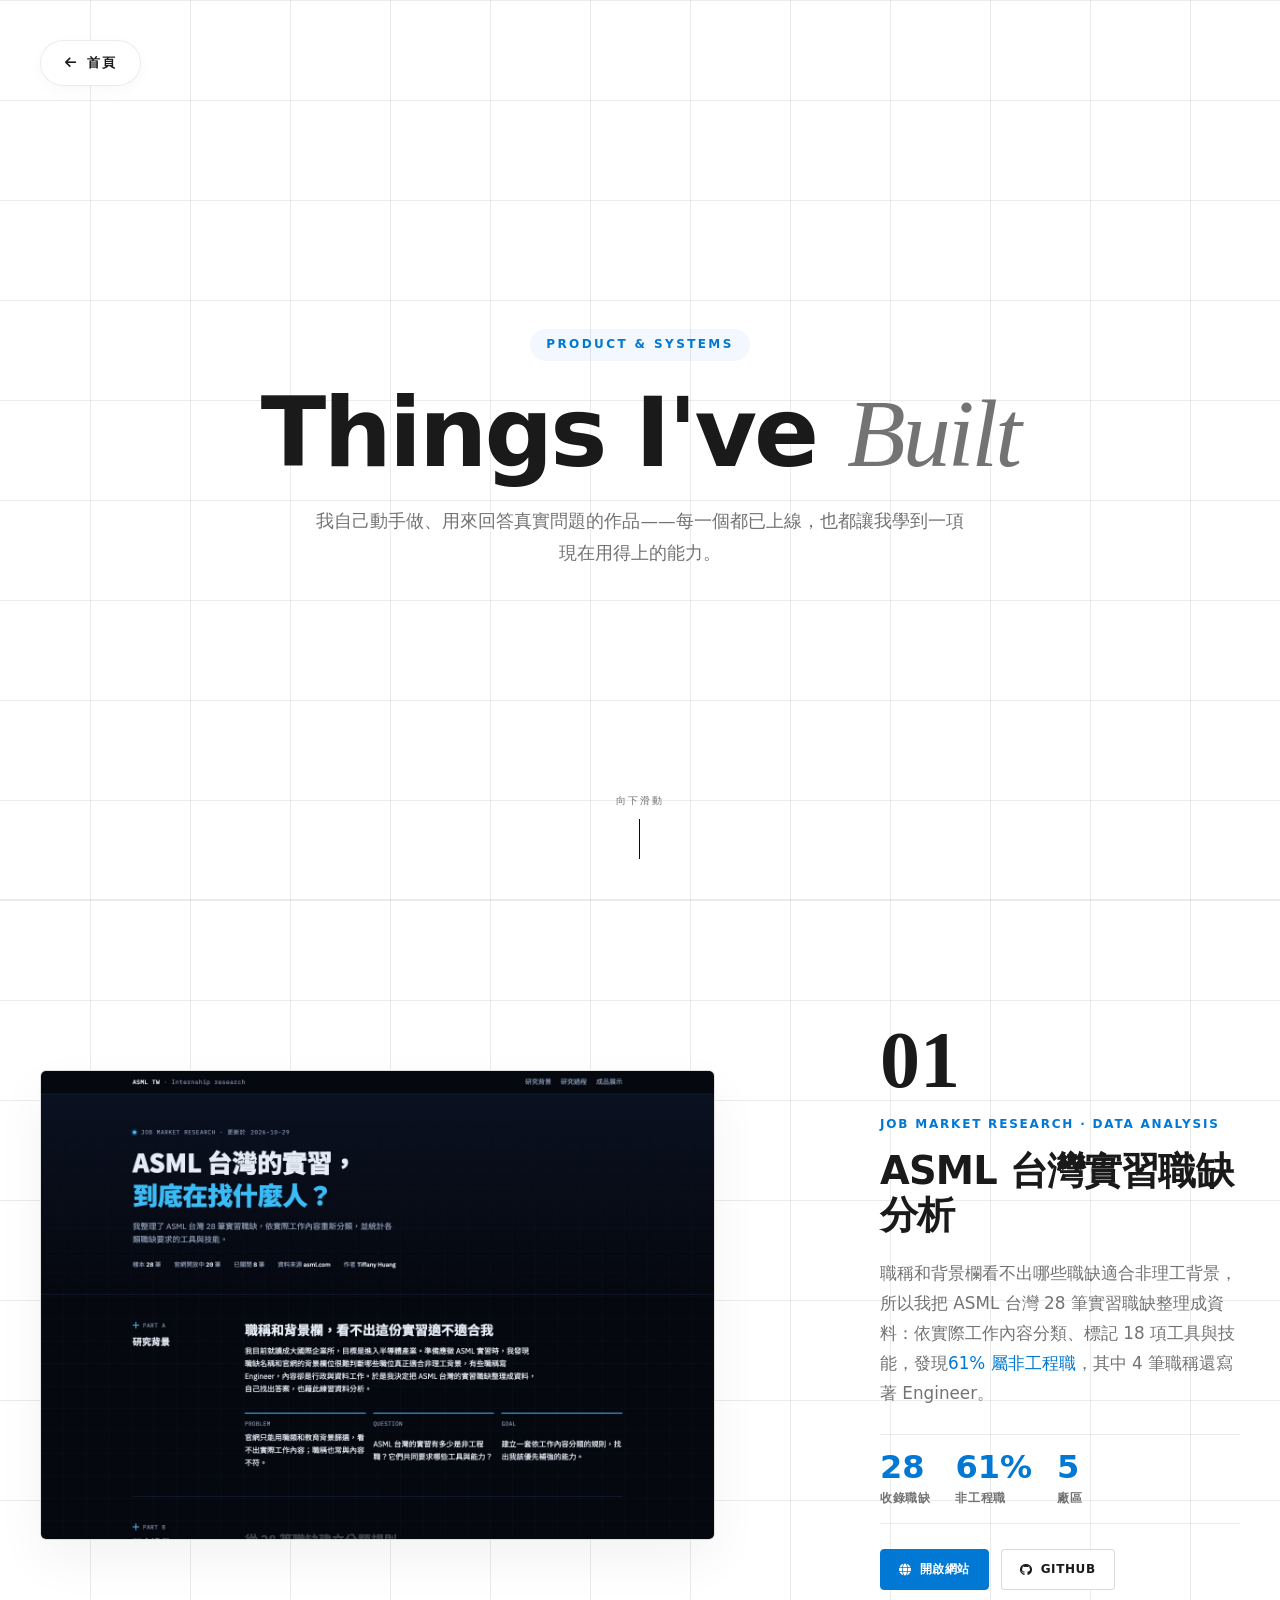
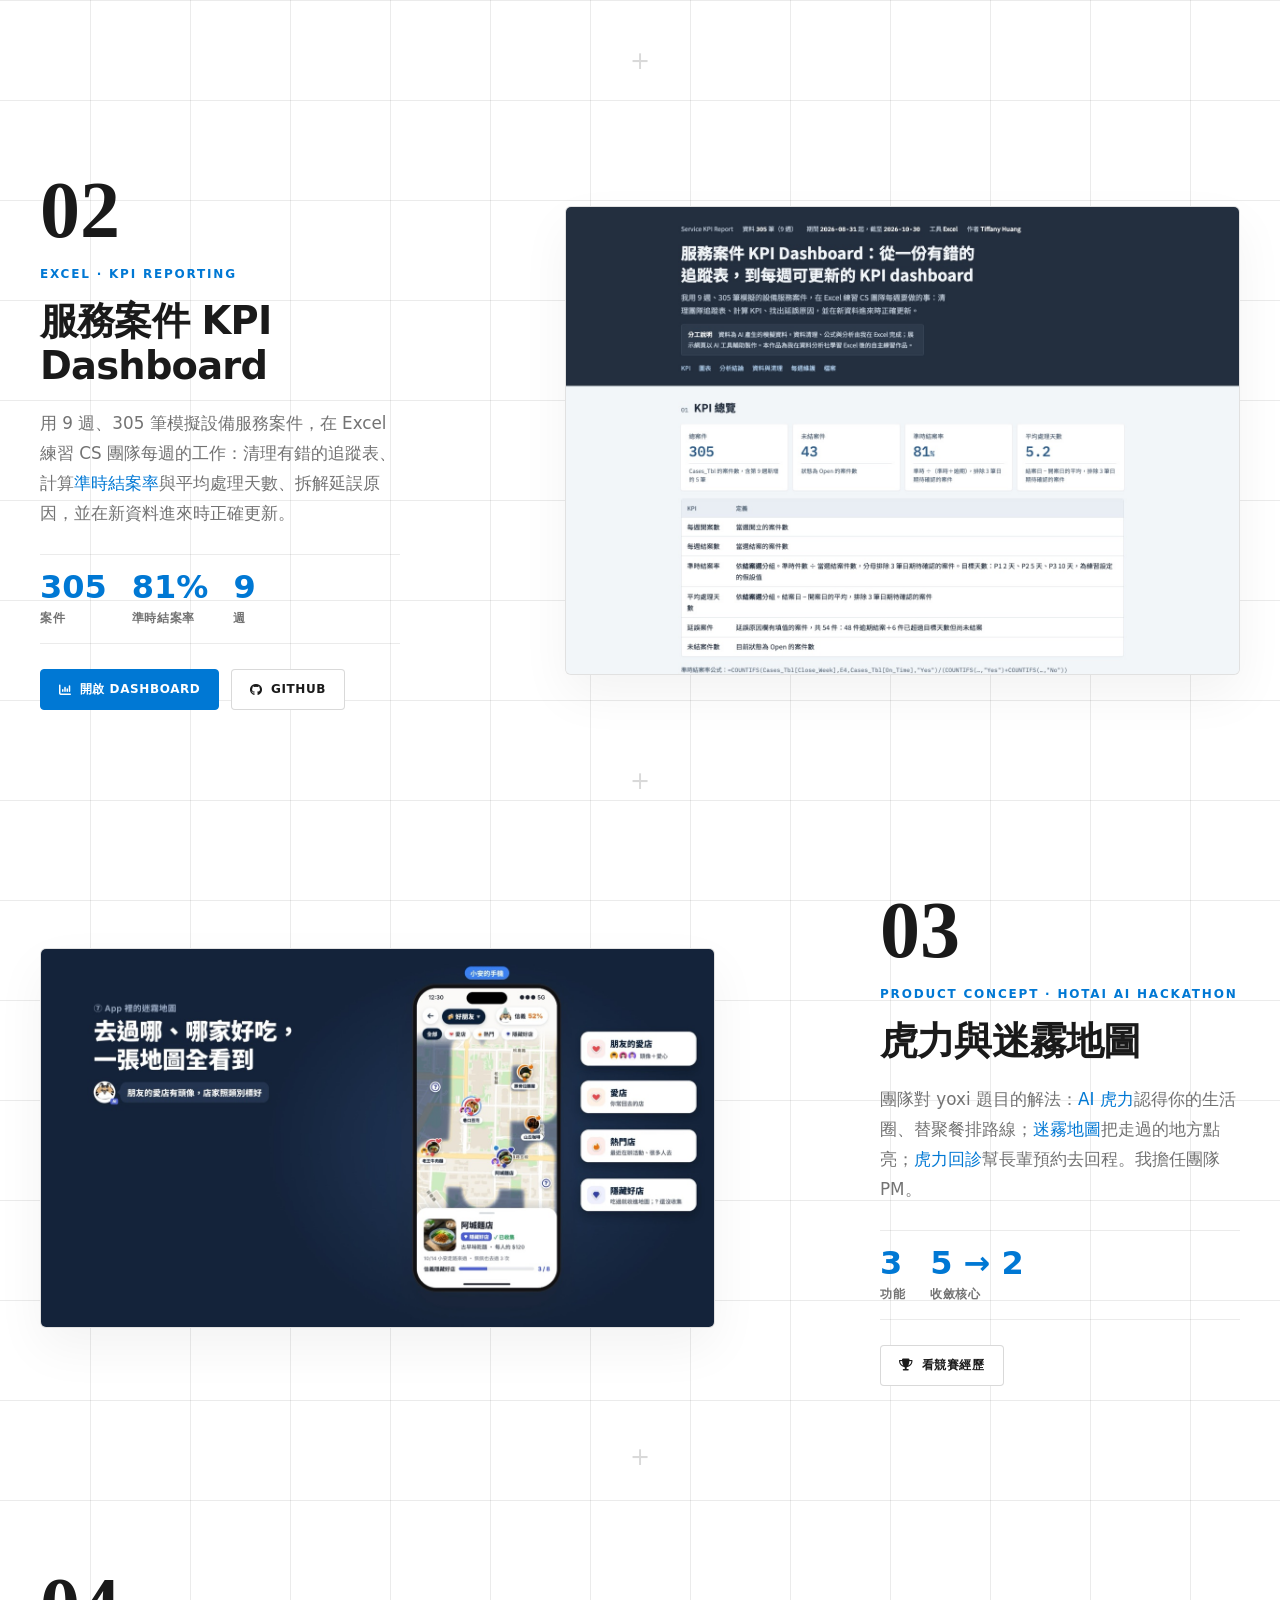
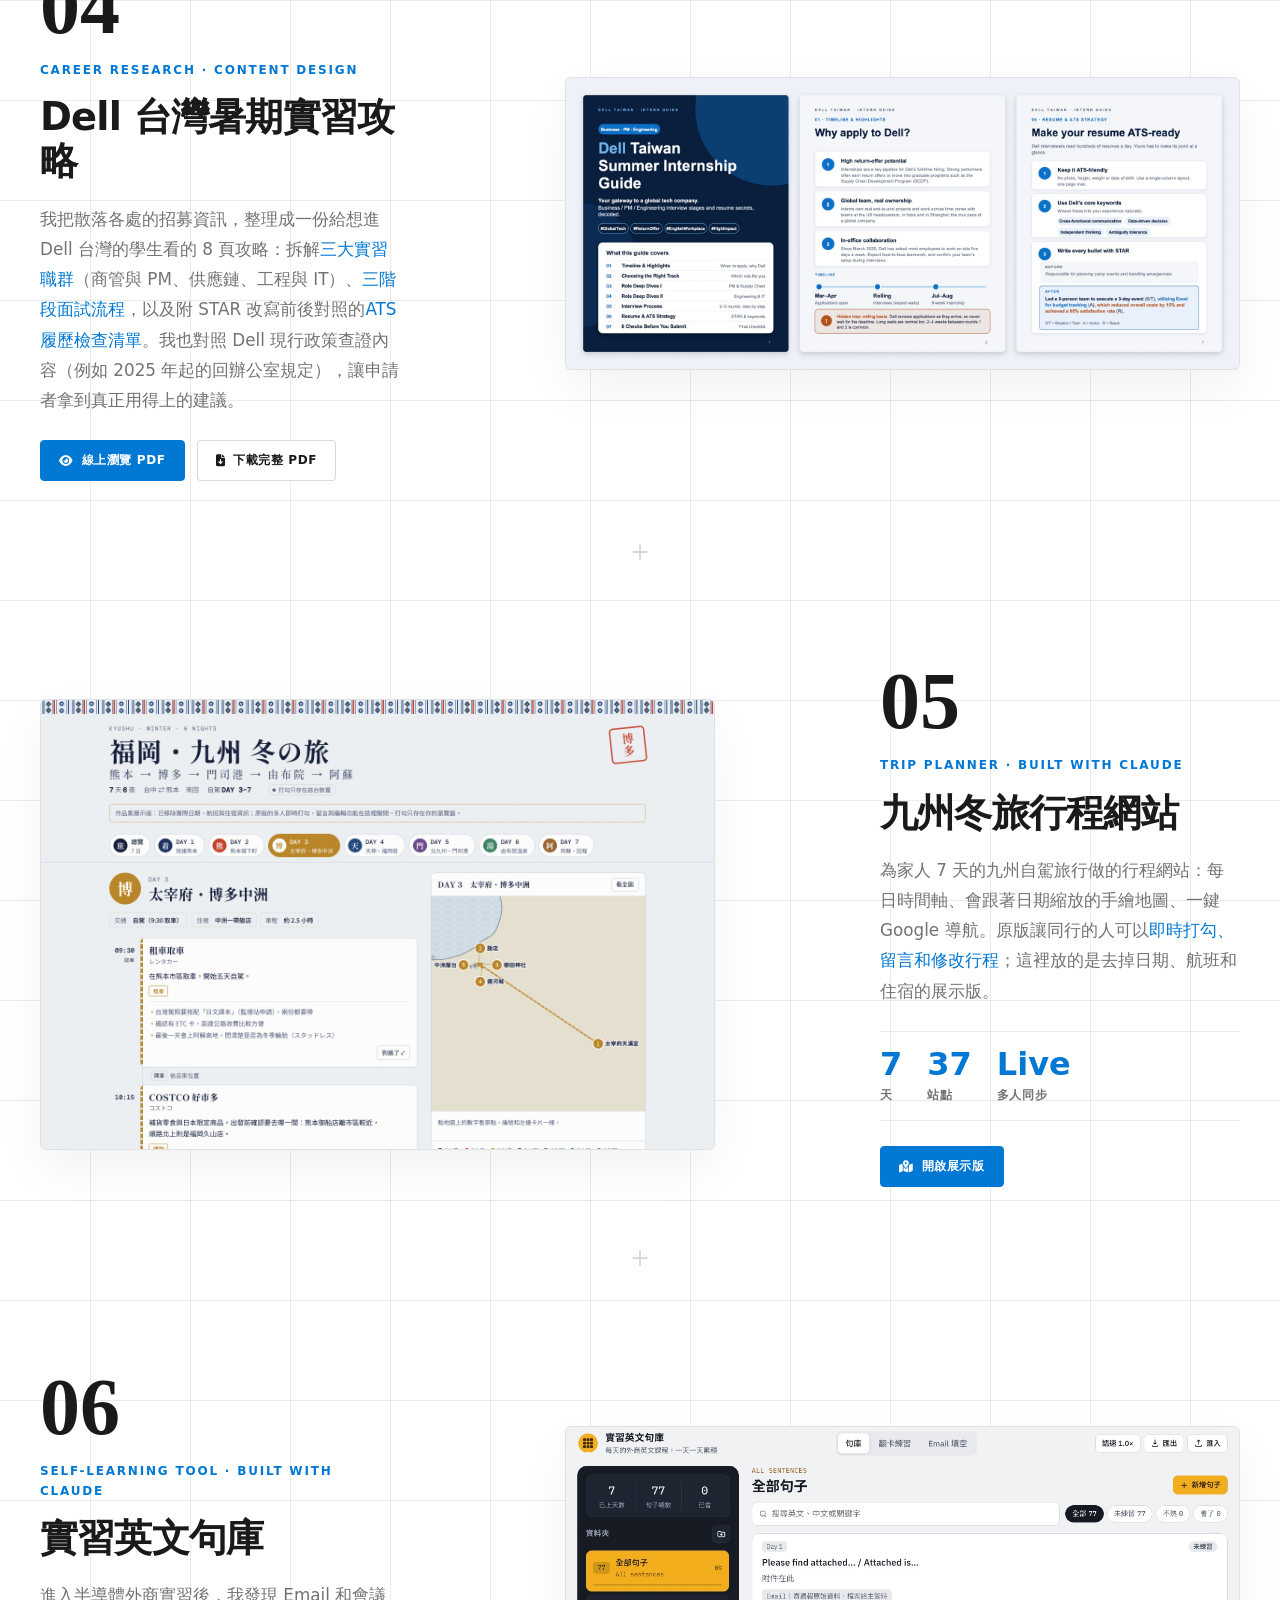
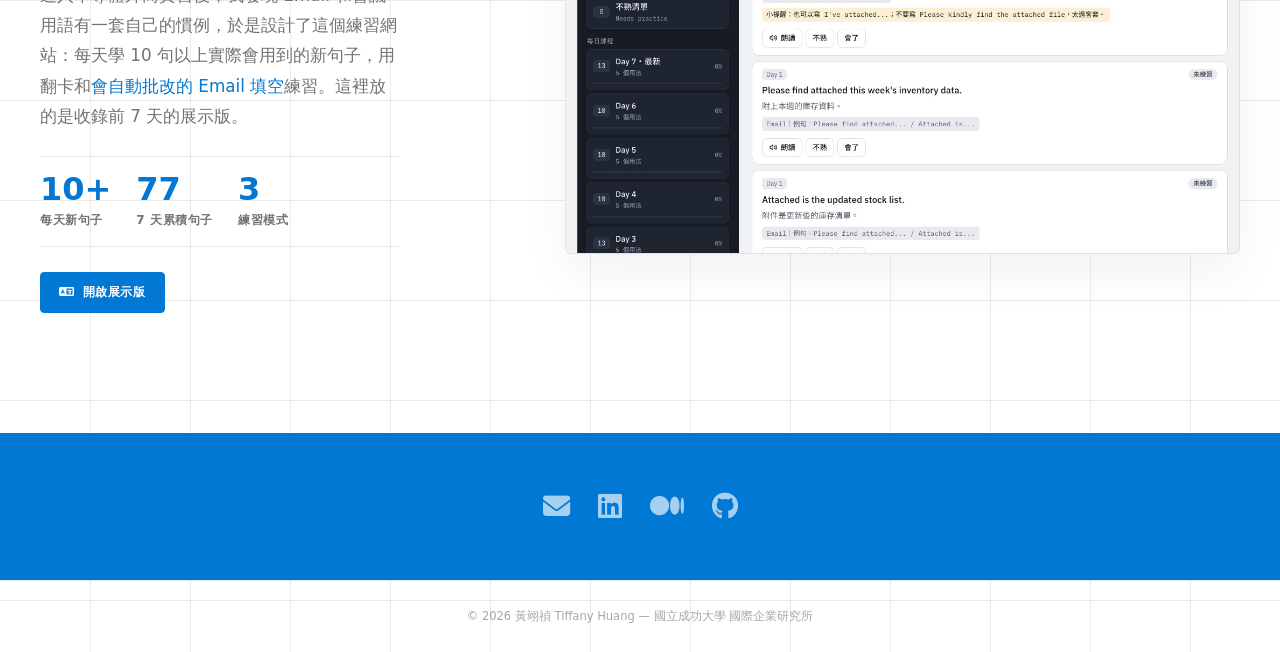
<file: products.html>
<!DOCTYPE html>
<html lang="zh-Hant">
<head>
<meta charset="UTF-8">
<meta name="viewport" content="width=device-width, initial-scale=1.0">
<title>Product &amp; Systems | Tiffany Huang</title>
<link rel="preconnect" href="https://fonts.googleapis.com">
<link rel="stylesheet" href="https://fonts.googleapis.com/css2?family=Cormorant+Garamond:ital,wght@0,400;0,600;0,700;1,400;1,600&family=Outfit:wght@300;400;500;600;700&family=JetBrains+Mono:wght@400;500&display=swap">
<link rel="stylesheet" href="https://cdnjs.cloudflare.com/ajax/libs/font-awesome/6.4.0/css/all.min.css">
<link rel="stylesheet" href="style.css?v=20261116">
</head>
<body data-page="products" class="lookbook-page">

<a href="index.html" class="back-btn"><i class="fas fa-arrow-left"></i> <span data-en="Home">首頁</span></a>

<section class="lb-hero">
  <span class="lb-hero-tag reveal">Product &amp; Systems</span>
  <h1 class="reveal">Things I've <em>Built</em></h1>
  <p class="reveal" data-en="Tools I built on my own to answer real questions — each one is live, and each one taught me something I now use at work.">我自己動手做、用來回答真實問題的作品——每一個都已上線，也都讓我學到一項現在用得上的能力。</p>
  <div class="scroll-down reveal"><span data-en="Scroll">向下滑動</span><div class="scroll-line"></div></div>
</section>

<section class="lookbook">
  <div class="project-row layout-a reveal">
    <div class="proj-img-wrap">
      <a href="https://11047021-commits.github.io/asml-internship-research/" target="_blank" rel="noopener">
        <img src="images/asml-research.jpg" alt="ASML 台灣實習職缺分析網站">
        <div class="img-hover-text"><i class="fas fa-arrow-up-right-from-square"></i><span data-en="Open the live site">點擊開啟網站</span></div>
      </a>
    </div>
    <div class="proj-text">
      <div class="proj-num">01</div>
      <span class="proj-tag">Job Market Research · Data Analysis</span>
      <h2 class="proj-title" data-en="ASML Taiwan Internship Research">ASML 台灣實習職缺分析</h2>
      <p class="proj-desc" data-en="Job titles and background fields didn't tell me which ASML internships fit a non-engineering background, so I turned 28 postings into data. I classified each by its actual duties, tagged 18 tools and skills, and found <strong>61% are non-engineering roles</strong> — including 4 titled &quot;Engineer&quot;.">職稱和背景欄看不出哪些職缺適合非理工背景，所以我把 ASML 台灣 28 筆實習職缺整理成資料：依實際工作內容分類、標記 18 項工具與技能，發現<strong>61% 屬非工程職</strong>，其中 4 筆職稱還寫著 Engineer。</p>
      <div class="metrics-row">
        <div class="metric-item"><strong>28</strong><span data-en="Postings">收錄職缺</span></div>
        <div class="metric-item"><strong>61%</strong><span data-en="Non-Engineering">非工程職</span></div>
        <div class="metric-item"><strong>5</strong><span data-en="Sites">廠區</span></div>
      </div>
      <div class="proj-links">
        <a href="https://11047021-commits.github.io/asml-internship-research/" target="_blank" rel="noopener" class="proj-link primary"><i class="fas fa-globe"></i> <span data-en="Live Site">開啟網站</span></a>
        <a href="https://github.com/11047021-commits" target="_blank" rel="noopener" class="proj-link"><i class="fab fa-github"></i> GitHub</a>
      </div>
    </div>
  </div>

  <div class="project-row layout-b reveal">
    <div class="proj-text">
      <div class="proj-num">02</div>
      <span class="proj-tag">Excel · KPI Reporting</span>
      <h2 class="proj-title" data-en="Service Case KPI Dashboard">服務案件 KPI Dashboard</h2>
      <p class="proj-desc" data-en="With 9 weeks and 305 simulated equipment-service cases, I practiced a CS team's weekly routine in Excel: clean a messy tracker, calculate <strong>on-time close rate</strong> and handling days, break down delay reasons, and update the dashboard correctly when new data arrives.">用 9 週、305 筆模擬設備服務案件，在 Excel 練習 CS 團隊每週的工作：清理有錯的追蹤表、計算<strong>準時結案率</strong>與平均處理天數、拆解延誤原因，並在新資料進來時正確更新。</p>
      <div class="metrics-row">
        <div class="metric-item"><strong>305</strong><span data-en="Cases">案件</span></div>
        <div class="metric-item"><strong>81%</strong><span data-en="On-time Close">準時結案率</span></div>
        <div class="metric-item"><strong>9</strong><span data-en="Weeks">週</span></div>
      </div>
      <div class="proj-links">
        <a href="https://11047021-commits.github.io/service-kpi-dashboard/" target="_blank" rel="noopener" class="proj-link primary"><i class="fas fa-chart-column"></i> <span data-en="Live Dashboard">開啟 Dashboard</span></a>
        <a href="https://github.com/11047021-commits" target="_blank" rel="noopener" class="proj-link"><i class="fab fa-github"></i> GitHub</a>
      </div>
    </div>
    <div class="proj-img-wrap">
      <a href="https://11047021-commits.github.io/service-kpi-dashboard/" target="_blank" rel="noopener">
        <img src="images/kpi-dashboard.jpg" alt="服務案件 KPI Dashboard 網站">
        <div class="img-hover-text"><i class="fas fa-arrow-up-right-from-square"></i><span data-en="Open the live dashboard">點擊開啟 Dashboard</span></div>
      </a>
    </div>
  </div>

  <div class="project-row layout-a reveal">
    <div class="proj-img-wrap"><img src="images/hackathon-app.jpg" alt="迷霧地圖 App 示意畫面"></div>
    <div class="proj-text">
      <div class="proj-num">03</div>
      <span class="proj-tag">Product Concept · HOTAI AI Hackathon</span>
      <h2 class="proj-title" data-en="Huli &amp; the Fog Map">虎力與迷霧地圖</h2>
      <p class="proj-desc" data-en="Our team's answer to yoxi's challenge: <strong>AI Huli</strong> learns your neighbourhood and plans group routes, the <strong>Fog Map</strong> lights up where you've been, and <strong>Huli Clinic Rides</strong> books trips for elderly parents. I ran the team as PM.">團隊對 yoxi 題目的解法：<strong>AI 虎力</strong>認得你的生活圈、替聚餐排路線；<strong>迷霧地圖</strong>把走過的地方點亮；<strong>虎力回診</strong>幫長輩預約去回程。我擔任團隊 PM。</p>
      <div class="metrics-row">
        <div class="metric-item"><strong>3</strong><span data-en="Features">功能</span></div>
        <div class="metric-item"><strong>5 → 2</strong><span data-en="Scope Narrowed">收斂核心</span></div>
      </div>
      <div class="proj-links">
        <a href="competitions.html" class="proj-link"><i class="fas fa-trophy"></i> <span data-en="See Competition">看競賽經歷</span></a>
      </div>
    </div>
  </div>

  <div class="project-row layout-b reveal">
    <div class="proj-text">
      <div class="proj-num">04</div>
      <span class="proj-tag">Career Research · Content Design</span>
      <h2 class="proj-title" data-en="Dell Taiwan Summer Internship Guide">Dell 台灣暑期實習攻略</h2>
      <p class="proj-desc" data-en="I turned scattered recruiting information into an 8-page guide for students targeting Dell Taiwan. It maps the <strong>three internship tracks</strong> (Business &amp; PM, Supply Chain, Engineering &amp; IT), the <strong>3-stage interview process</strong>, and an <strong>ATS-ready resume checklist</strong> with a STAR before-and-after example. I fact-checked it against Dell’s current policies, including its 2025 return-to-office change, so applicants get advice they can rely on.">我把散落各處的招募資訊，整理成一份給想進 Dell 台灣的學生看的 8 頁攻略：拆解<strong>三大實習職群</strong>（商管與 PM、供應鏈、工程與 IT）、<strong>三階段面試流程</strong>，以及附 STAR 改寫前後對照的<strong>ATS 履歷檢查清單</strong>。我也對照 Dell 現行政策查證內容（例如 2025 年起的回辦公室規定），讓申請者拿到真正用得上的建議。</p>
      <div class="proj-links">
        <a href="dell-taiwan-internship-guide.pdf" target="_blank" rel="noopener" class="proj-link primary"><i class="fas fa-eye"></i> <span data-en="View PDF">線上瀏覽 PDF</span></a>
        <a href="dell-taiwan-internship-guide.pdf" download class="proj-link"><i class="fas fa-file-arrow-down"></i> <span data-en="Download PDF">下載完整 PDF</span></a>
      </div>
    </div>
    <div class="proj-img-wrap">
      <a href="dell-taiwan-internship-guide.pdf" target="_blank" rel="noopener">
        <img src="images/dell-intern-guide.jpg" alt="Dell 台灣暑期實習攻略第 1、2、7 頁">
        <div class="img-hover-text"><i class="fas fa-file-pdf"></i><span data-en="View the full guide">點擊查看完整攻略</span></div>
      </a>
    </div>
  </div>

  <div class="project-row layout-a reveal">
    <div class="proj-img-wrap">
      <a href="kyushu/" target="_blank" rel="noopener">
        <img src="images/kyushu-demo.jpg" alt="九州冬旅行程網站展示版">
        <div class="img-hover-text"><i class="fas fa-arrow-up-right-from-square"></i><span data-en="Open the demo">點擊開啟展示版</span></div>
      </a>
    </div>
    <div class="proj-text">
      <div class="proj-num">05</div>
      <span class="proj-tag">Trip Planner · Built with Claude</span>
      <h2 class="proj-title" data-en="Kyushu Winter Trip Planner">九州冬旅行程網站</h2>
      <p class="proj-desc" data-en="Built for a 7-day family road trip in Kyushu: a day-by-day timeline, an illustrated map that zooms to each day's route, and one-tap Google Maps navigation. In the original, everyone on the trip can <strong>check off stops, comment and edit the plan in real time</strong>. This demo removes dates, flights and hotels.">為家人 7 天的九州自駕旅行做的行程網站：每日時間軸、會跟著日期縮放的手繪地圖、一鍵 Google 導航。原版讓同行的人可以<strong>即時打勾、留言和修改行程</strong>；這裡放的是去掉日期、航班和住宿的展示版。</p>
      <div class="metrics-row">
        <div class="metric-item"><strong>7</strong><span data-en="Days">天</span></div>
        <div class="metric-item"><strong>37</strong><span data-en="Stops">站點</span></div>
        <div class="metric-item"><strong>Live</strong><span data-en="Shared Editing">多人同步</span></div>
      </div>
      <div class="proj-links">
        <a href="kyushu/" target="_blank" rel="noopener" class="proj-link primary"><i class="fas fa-map-location-dot"></i> <span data-en="Open Demo">開啟展示版</span></a>
      </div>
    </div>
  </div>

  <div class="project-row layout-b reveal">
    <div class="proj-text">
      <div class="proj-num">06</div>
      <span class="proj-tag">Self-Learning Tool · Built with Claude</span>
      <h2 class="proj-title" data-en="Intern English Phrase Bank">實習英文句庫</h2>
      <p class="proj-desc" data-en="After starting an internship at a global semiconductor company, I found that emails and meetings follow their own conventions, so I designed this practice site: 10+ new sentences I actually need every day, practised through flashcards and <strong>auto-graded email fill-ins</strong>. This demo holds the first 7 days.">進入半導體外商實習後，我發現 Email 和會議用語有一套自己的慣例，於是設計了這個練習網站：每天學 10 句以上實際會用到的新句子，用翻卡和<strong>會自動批改的 Email 填空</strong>練習。這裡放的是收錄前 7 天的展示版。</p>
      <div class="metrics-row">
        <div class="metric-item"><strong>10+</strong><span data-en="New Sentences a Day">每天新句子</span></div>
        <div class="metric-item"><strong>77</strong><span data-en="Sentences in 7 Days">7 天累積句子</span></div>
        <div class="metric-item"><strong>3</strong><span data-en="Practice Modes">練習模式</span></div>
      </div>
      <div class="proj-links">
        <a href="phrasebank/" target="_blank" rel="noopener" class="proj-link primary"><i class="fas fa-language"></i> <span data-en="Open Demo">開啟展示版</span></a>
      </div>
    </div>
    <div class="proj-img-wrap">
      <a href="phrasebank/" target="_blank" rel="noopener">
        <img src="images/phrasebank.jpg" alt="實習英文句庫：每日課程資料夾與句子卡片">
        <div class="img-hover-text"><i class="fas fa-arrow-up-right-from-square"></i><span data-en="Open the demo">點擊開啟展示版</span></div>
      </a>
    </div>
  </div>
</section>

<script src="site.js?v=20261116"></script>
</body>
</html>
</file>
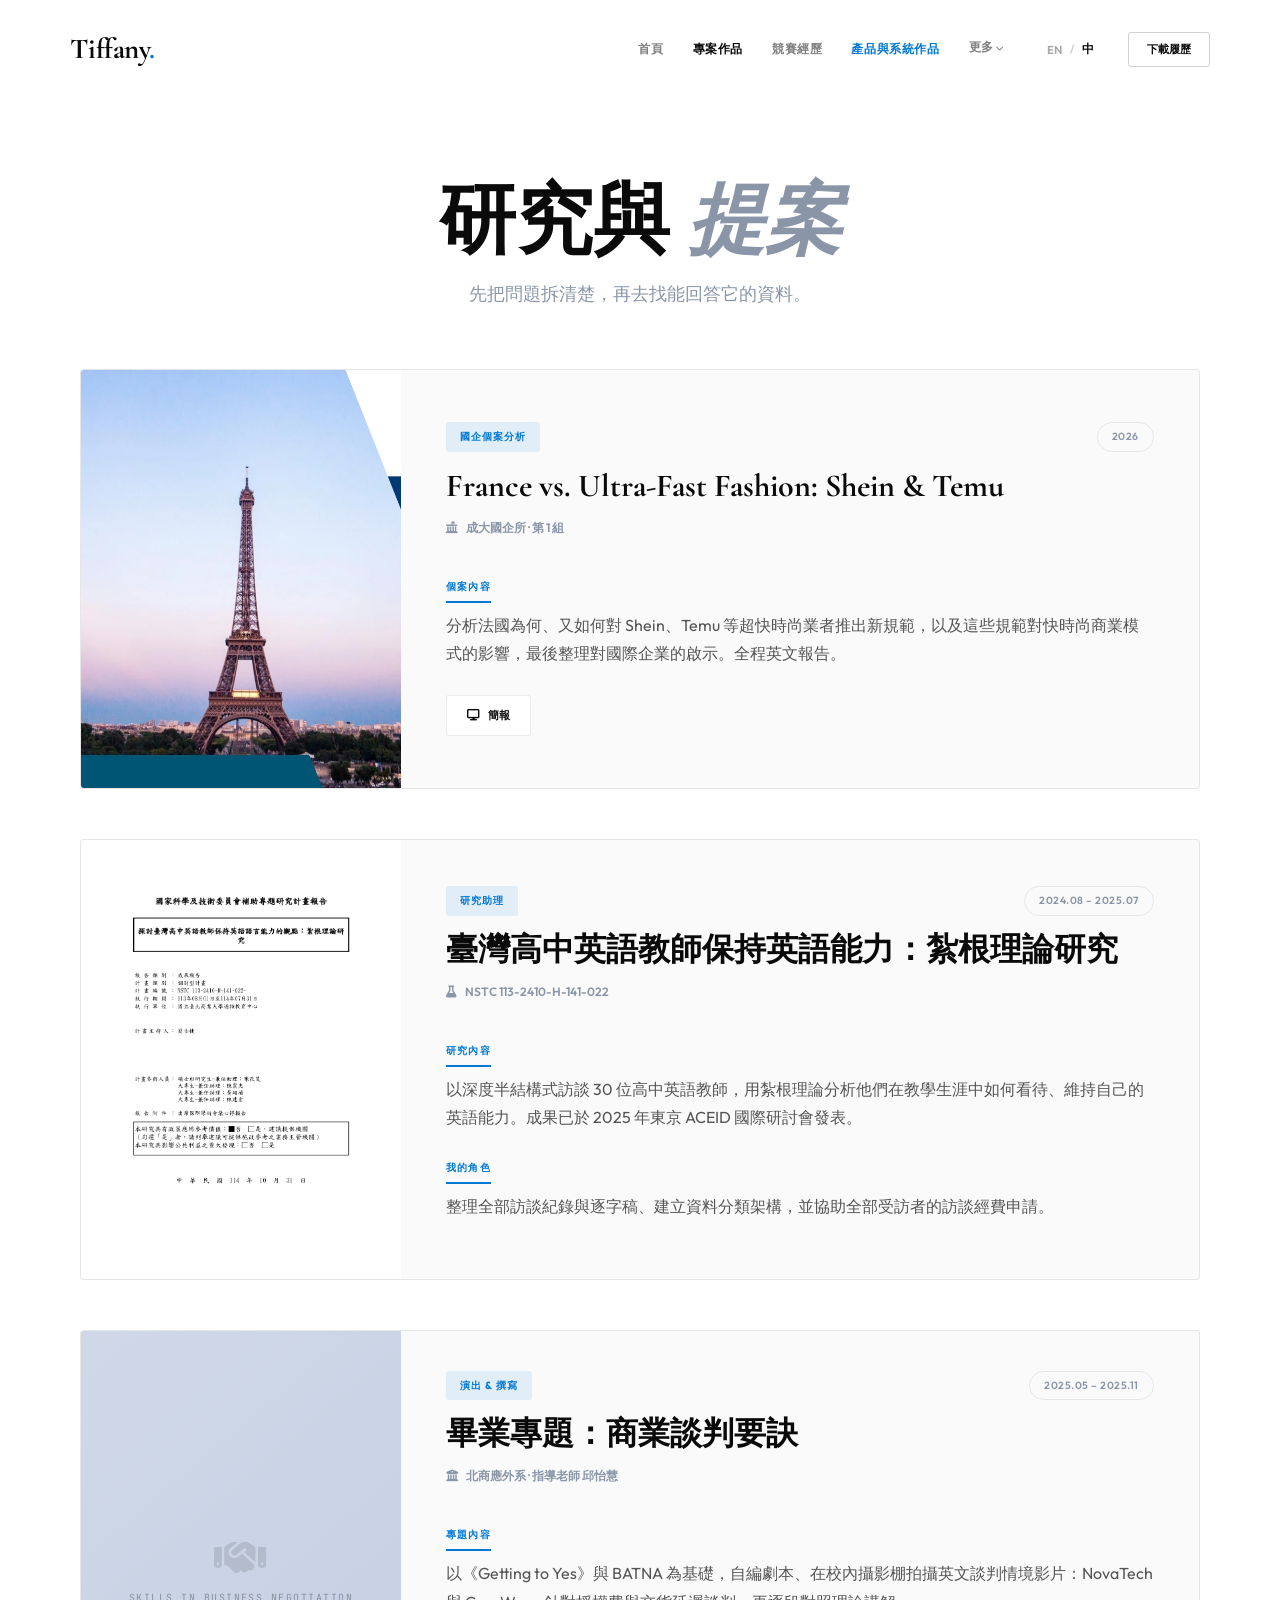
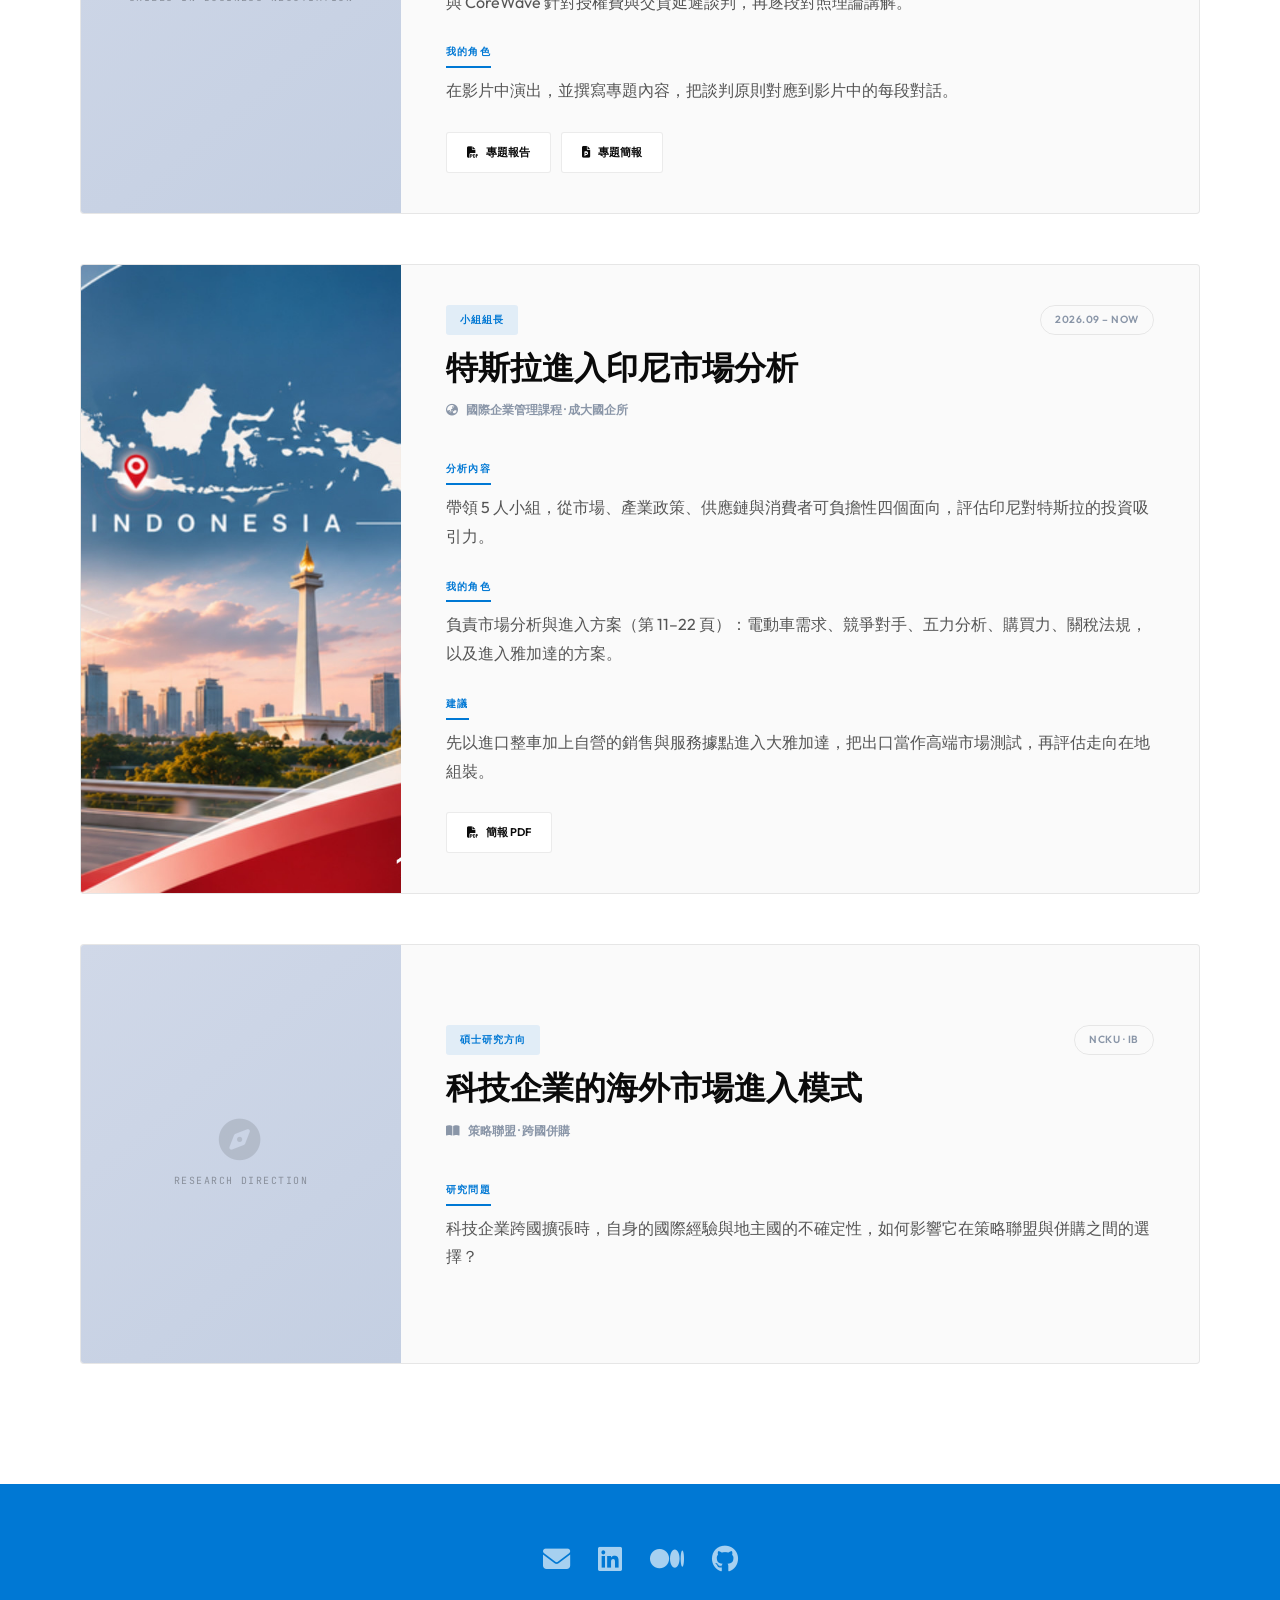
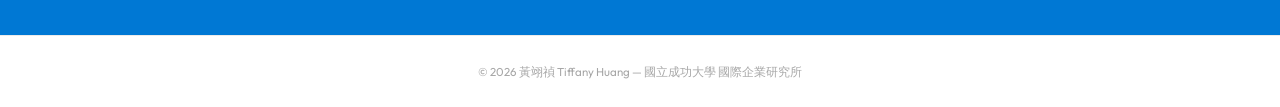
<file: projects.html>
<!DOCTYPE html>
<html lang="zh-Hant">
<head>
<meta charset="UTF-8">
<meta name="viewport" content="width=device-width, initial-scale=1.0">
<title>Projects | Tiffany Huang</title>
<link rel="preconnect" href="https://fonts.googleapis.com">
<link rel="stylesheet" href="https://fonts.googleapis.com/css2?family=Cormorant+Garamond:ital,wght@0,400;0,600;0,700;1,400;1,600&family=Outfit:wght@300;400;500;600;700&family=JetBrains+Mono:wght@400;500&display=swap">
<link rel="stylesheet" href="https://cdnjs.cloudflare.com/ajax/libs/font-awesome/6.4.0/css/all.min.css">
<link rel="stylesheet" href="style.css?v=20261116">
</head>
<body data-page="projects">

<header class="page-header"><div class="ph-inner">
  <h1 class="page-title reveal" data-en="Research &amp; <em>Proposals</em>">研究與 <em>提案</em></h1>
  <p class="page-sub reveal" data-en="I start by breaking a question down clearly — then go find the data that answers it.">先把問題拆清楚，再去找能回答它的資料。</p>
</div></header>

<main class="main">
  <div class="comp-card reveal">
    <div class="comp-img-wrap"><img src="images/fashion-case.jpg" class="comp-img lb-trigger" data-gallery="fashion" alt="France vs. Ultra-Fast Fashion 簡報封面"></div>
    <div class="comp-content">
      <div class="comp-header-row">
        <div class="comp-award" data-en="IB Case Study">國企個案分析</div>
        <div class="comp-date">2026</div>
      </div>
      <h3 class="comp-h3">France vs. Ultra-Fast Fashion: Shein &amp; Temu</h3>
      <div class="comp-org"><i class="fas fa-landmark-flag"></i> <span data-en="NCKU International Business · Group 1">成大國企所 · 第 1 組</span></div>
      <span class="section-label" data-en="Case Focus">個案內容</span>
      <p class="comp-desc" data-en="Why France introduced new measures against ultra-fast fashion players like Shein and Temu, how the measures work, what they mean for the fast-fashion business model, and the lessons for international business — presented in English.">分析法國為何、又如何對 Shein、Temu 等超快時尚業者推出新規範，以及這些規範對快時尚商業模式的影響，最後整理對國際企業的啟示。全程英文報告。</p>
      <div class="dl-group">
        <a href="https://www.canva.com/design/DAHVvcwwc58/BOqZGpjKMsTywnkH-_RkSg/view" target="_blank" rel="noopener" class="btn-dl"><i class="fas fa-display"></i> <span data-en="Slides">簡報</span></a>
      </div>
    </div>
  </div>

  <div class="comp-card reveal">
    <div class="comp-img-wrap"><img src="images/nstc-report.jpg" class="comp-img contain lb-trigger" data-gallery="nstc" alt="國科會研究計畫成果報告封面"></div>
    <div class="comp-content">
      <div class="comp-header-row">
        <div class="comp-award" data-en="Research Assistant">研究助理</div>
        <div class="comp-date">2024.08 – 2025.07</div>
      </div>
      <h3 class="comp-h3" data-en="How Taiwanese High School English Teachers Maintain Their Proficiency">臺灣高中英語教師保持英語能力：紮根理論研究</h3>
      <div class="comp-org"><i class="fas fa-flask"></i> <span>NSTC 113-2410-H-141-022</span></div>
      <span class="section-label" data-en="Research Focus">研究內容</span>
      <p class="comp-desc" data-en="Semi-structured interviews with 30 senior high school English teachers, analysed with grounded theory, on how they see and maintain their English over their careers. Presented at ACEID 2025 in Tokyo.">以深度半結構式訪談 30 位高中英語教師，用紮根理論分析他們在教學生涯中如何看待、維持自己的英語能力。成果已於 2025 年東京 ACEID 國際研討會發表。</p>
      <span class="section-label" data-en="My Role">我的角色</span>
      <p class="comp-desc" data-en="Organised every interview record and transcript, built the data classification structure, and handled interview funding applications for all participants.">整理全部訪談紀錄與逐字稿、建立資料分類架構，並協助全部受訪者的訪談經費申請。</p>
    </div>
  </div>

  <div class="comp-card reveal">
    <div class="comp-img-wrap"><div class="comp-ph"><i class="fas fa-handshake"></i><span>Skills in Business Negotiation</span></div></div>
    <div class="comp-content">
      <div class="comp-header-row">
        <div class="comp-award" data-en="Actor &amp; Writer">演出 &amp; 撰寫</div>
        <div class="comp-date">2025.05 – 2025.11</div>
      </div>
      <h3 class="comp-h3" data-en="Capstone: Skills in Business Negotiation">畢業專題：商業談判要訣</h3>
      <div class="comp-org"><i class="fas fa-university"></i> <span data-en="NTUB Applied Foreign Languages · Advisor Prof. Chiu Yi-Hui">北商應外系 · 指導老師 邱怡慧</span></div>
      <span class="section-label" data-en="Project">專題內容</span>
      <p class="comp-desc" data-en="Built on <em>Getting to Yes</em> and BATNA, we wrote and filmed an English negotiation scene in the campus studio — NovaTech and CoreWave negotiating licensing fees and late deliveries — then mapped each line back to the theory.">以《Getting to Yes》與 BATNA 為基礎，自編劇本、在校內攝影棚拍攝英文談判情境影片：NovaTech 與 CoreWave 針對授權費與交貨延遲談判，再逐段對照理論講解。</p>
      <span class="section-label" data-en="My Role">我的角色</span>
      <p class="comp-desc" data-en="Acted in the video and wrote the project content linking each negotiation principle to the scene.">在影片中演出，並撰寫專題內容，把談判原則對應到影片中的每段對話。</p>
      <div class="dl-group">
        <a href="https://drive.google.com/file/d/1FUHF_19LSDLrsbO_467qrP7IFekiw2Dg/view" target="_blank" rel="noopener" class="btn-dl"><i class="fas fa-file-pdf"></i> <span data-en="Final Report">專題報告</span></a>
        <a href="https://drive.google.com/file/d/1hjmrG3YGahvSZLe-6zdNvYDjc939Vo2H/view" target="_blank" rel="noopener" class="btn-dl"><i class="fas fa-file-powerpoint"></i> <span data-en="Slides">專題簡報</span></a>
      </div>
    </div>
  </div>

  <div class="comp-card reveal">
    <div class="comp-img-wrap"><img src="images/tesla-indonesia.jpg" class="comp-img lb-trigger" data-gallery="tesla" style="object-position:96% center" alt="Driving Tesla into Indonesia 簡報封面"></div>
    <div class="comp-content">
      <div class="comp-header-row">
        <div class="comp-award" data-en="Team Lead">小組組長</div>
        <div class="comp-date">2026.09 – NOW</div>
      </div>
      <h3 class="comp-h3" data-en="Tesla's Entry into Indonesia">特斯拉進入印尼市場分析</h3>
      <div class="comp-org"><i class="fas fa-globe-asia"></i> <span data-en="International Business Management · NCKU">國際企業管理課程 · 成大國企所</span></div>
      <span class="section-label" data-en="Analysis">分析內容</span>
      <p class="comp-desc" data-en="Led a 5-person team assessing Indonesia's attractiveness for Tesla across market, industrial policy, supply chain and consumer affordability.">帶領 5 人小組，從市場、產業政策、供應鏈與消費者可負擔性四個面向，評估印尼對特斯拉的投資吸引力。</p>
      <span class="section-label" data-en="My Role">我的角色</span>
      <p class="comp-desc" data-en="Built the market analysis and entry plan (slides 11–22): EV demand, competitors, Five Forces, purchasing power, tariffs and the Jakarta launch plan.">負責市場分析與進入方案（第 11–22 頁）：電動車需求、競爭對手、五力分析、購買力、關稅法規，以及進入雅加達的方案。</p>
      <span class="section-label" data-en="Recommendation">建議</span>
      <p class="comp-desc" data-en="Enter Greater Jakarta with imported cars and a Tesla-owned sales and service subsidiary, using export as a premium market test before moving to local assembly.">先以進口整車加上自營的銷售與服務據點進入大雅加達，把出口當作高端市場測試，再評估走向在地組裝。</p>
      <div class="dl-group">
        <a href="tesla-indonesia-slides.pdf" target="_blank" rel="noopener" class="btn-dl"><i class="fas fa-file-pdf"></i> <span data-en="Slides (PDF)">簡報 PDF</span></a>
      </div>
    </div>
  </div>

  <div class="comp-card reveal">
    <div class="comp-img-wrap"><div class="comp-ph"><i class="fas fa-compass"></i><span>Research Direction</span></div></div>
    <div class="comp-content">
      <div class="comp-header-row">
        <div class="comp-award" data-en="Master's Research">碩士研究方向</div>
        <div class="comp-date">NCKU · IB</div>
      </div>
      <h3 class="comp-h3" data-en="How Tech Firms Choose to Enter Foreign Markets">科技企業的海外市場進入模式</h3>
      <div class="comp-org"><i class="fas fa-book-open"></i> <span data-en="Strategic Alliances · Cross-border M&amp;A">策略聯盟 · 跨國併購</span></div>
      <span class="section-label" data-en="Research Question">研究問題</span>
      <p class="comp-desc" data-en="When a tech firm expands abroad, how do its own international experience and the host country's uncertainty shape the choice between a strategic alliance and an acquisition?">科技企業跨國擴張時，自身的國際經驗與地主國的不確定性，如何影響它在策略聯盟與併購之間的選擇？</p>
    </div>
  </div>
</main>

<script src="site.js?v=20261116"></script>
</body>
</html>
</file>
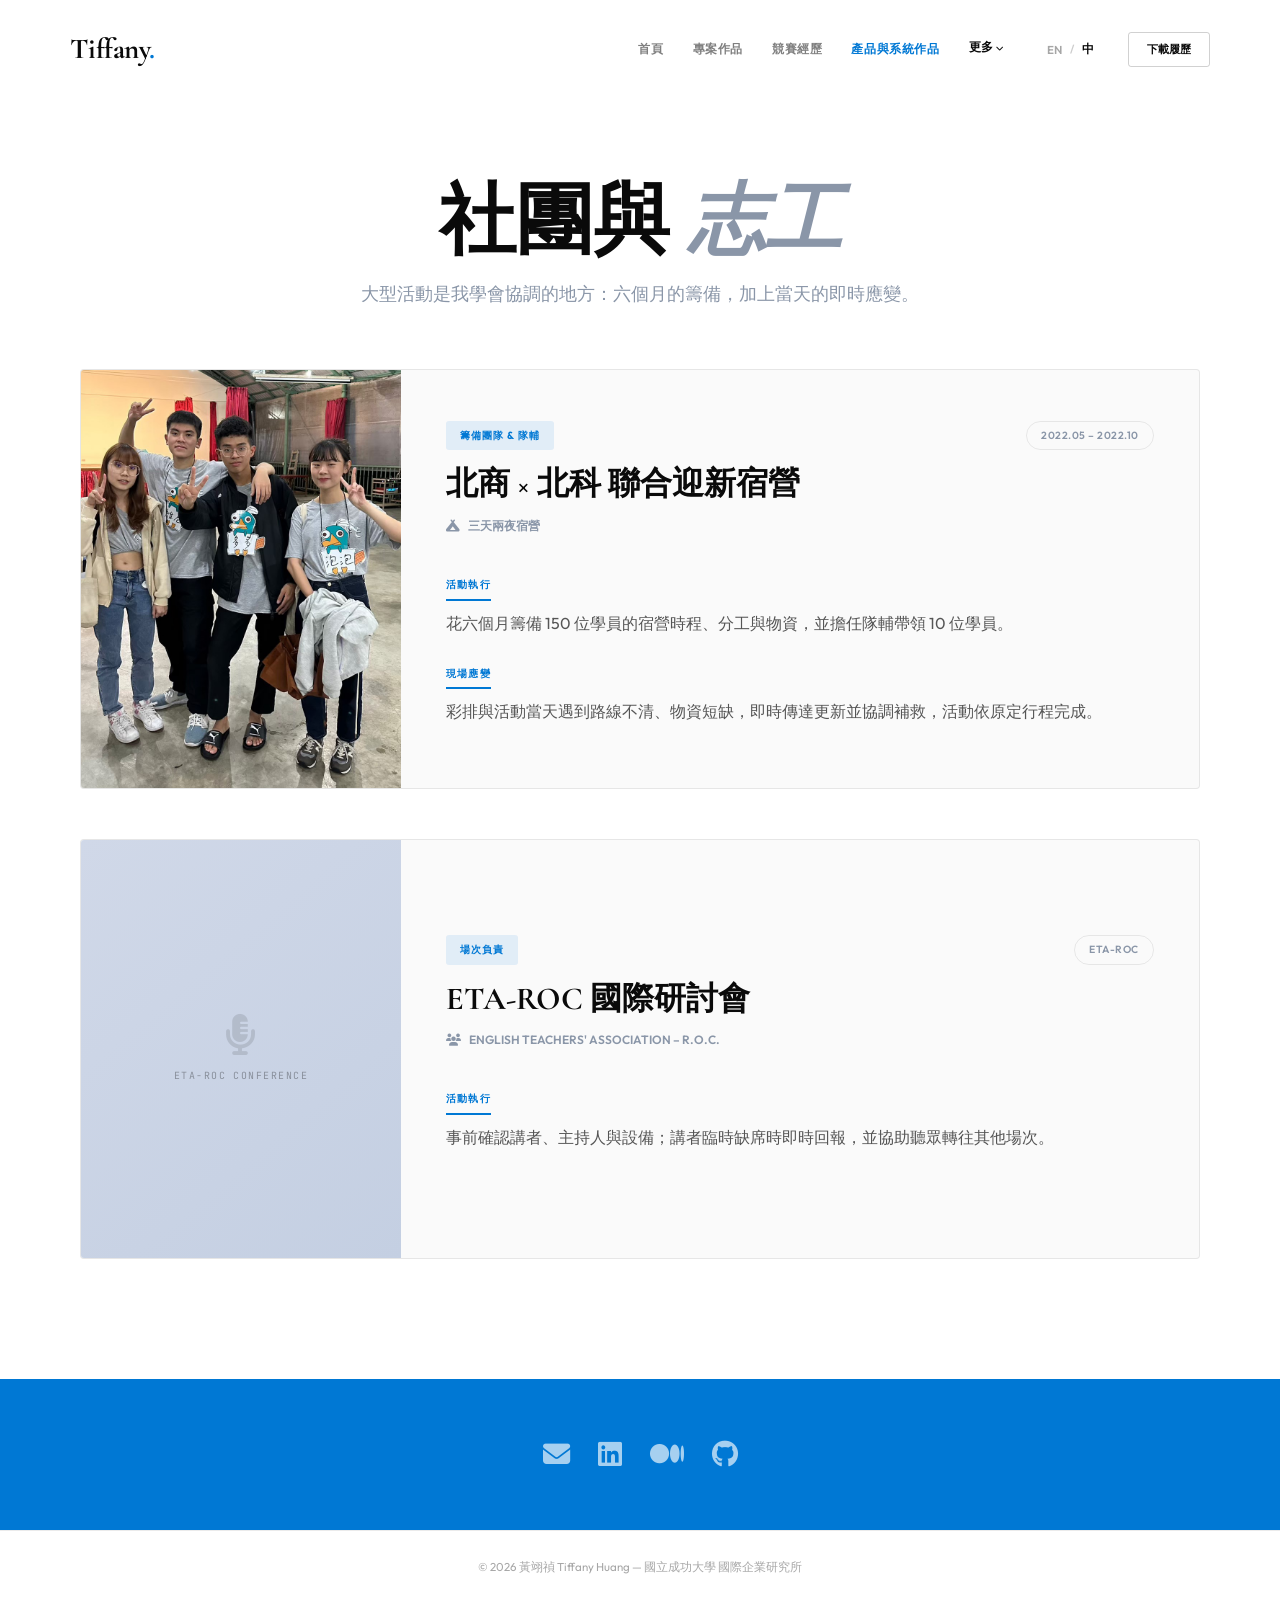
<file: volunteer.html>
<!DOCTYPE html>
<html lang="zh-Hant">
<head>
<meta charset="UTF-8">
<meta name="viewport" content="width=device-width, initial-scale=1.0">
<title>Clubs &amp; Volunteer | Tiffany Huang</title>
<link rel="preconnect" href="https://fonts.googleapis.com">
<link rel="stylesheet" href="https://fonts.googleapis.com/css2?family=Cormorant+Garamond:ital,wght@0,400;0,600;0,700;1,400;1,600&family=Outfit:wght@300;400;500;600;700&family=JetBrains+Mono:wght@400;500&display=swap">
<link rel="stylesheet" href="https://cdnjs.cloudflare.com/ajax/libs/font-awesome/6.4.0/css/all.min.css">
<link rel="stylesheet" href="style.css?v=20261116">
</head>
<body data-page="volunteer">

<header class="page-header"><div class="ph-inner">
  <h1 class="page-title reveal" data-en="Clubs &amp; <em>Volunteer</em>">社團與 <em>志工</em></h1>
  <p class="page-sub reveal" data-en="Big events taught me coordination — six months of planning, and fast fixes on the day.">大型活動是我學會協調的地方：六個月的籌備，加上當天的即時應變。</p>
</div></header>

<main class="main">
  <div class="comp-card reveal">
    <div class="comp-img-wrap"><img src="images/camp.jpg" class="comp-img lb-trigger" data-gallery="camp" alt="迎新宿營"></div>
    <div class="comp-content">
      <div class="comp-header-row">
        <div class="comp-award" data-en="Planning Team &amp; Counselor">籌備團隊 &amp; 隊輔</div>
        <div class="comp-date">2022.05 – 2022.10</div>
      </div>
      <h3 class="comp-h3" data-en="NTUB × Taipei Tech Joint Freshman Camp">北商 × 北科 聯合迎新宿營</h3>
      <div class="comp-org"><i class="fas fa-campground"></i> <span data-en="Three-Day Camp">三天兩夜宿營</span></div>
      <span class="section-label" data-en="Program Execution">活動執行</span>
      <p class="comp-desc" data-en="Spent six months planning schedules, roles and supplies for a 150-participant camp, and led a group of 10 as a counselor.">花六個月籌備 150 位學員的宿營時程、分工與物資，並擔任隊輔帶領 10 位學員。</p>
      <span class="section-label" data-en="On the Day">現場應變</span>
      <p class="comp-desc" data-en="When routes were unclear and supplies ran short during rehearsal and on the day, I relayed updates and coordinated fixes so the camp ran on schedule.">彩排與活動當天遇到路線不清、物資短缺，即時傳達更新並協調補救，活動依原定行程完成。</p>
    </div>
  </div>

  <div class="comp-card reveal">
    <div class="comp-img-wrap"><div class="comp-ph"><i class="fas fa-microphone-lines"></i><span>ETA-ROC Conference</span></div></div>
    <div class="comp-content">
      <div class="comp-header-row">
        <div class="comp-award" data-en="Session Coordinator">場次負責</div>
        <div class="comp-date">ETA-ROC</div>
      </div>
      <h3 class="comp-h3" data-en="ETA-ROC International Conference">ETA-ROC 國際研討會</h3>
      <div class="comp-org"><i class="fas fa-users"></i> <span>English Teachers' Association – R.O.C.</span></div>
      <span class="section-label" data-en="Program Execution">活動執行</span>
      <p class="comp-desc" data-en="Confirmed speakers, moderators and equipment before each session; when a speaker didn't show, reported it right away and guided attendees to other sessions.">事前確認講者、主持人與設備；講者臨時缺席時即時回報，並協助聽眾轉往其他場次。</p>
    </div>
  </div>
</main>

<script src="site.js?v=20261116"></script>
</body>
</html>
</file>
<file: style.css>
:root {
  --bg: #ffffff;
  --text: #0a0a0a;
  --muted: #8a96a8;
  --blue: #0078D4;
  --blue-soft: #5aabf0;
  --border: rgba(0,0,0,0.08);
  --fd: 'Cormorant Garamond', serif;
  --fb: 'Outfit', sans-serif;
  --fm: 'JetBrains Mono', monospace;
  --ease: cubic-bezier(.16,1,.3,1);
  --t: .4s cubic-bezier(.4,0,.2,1);
}
*, *::before, *::after { box-sizing: border-box; margin: 0; padding: 0; }
html { scroll-behavior: smooth; }
body { font-family: var(--fb); background: var(--bg); color: var(--text); line-height: 1.7; overflow-x: hidden; -webkit-font-smoothing: antialiased; }
a { text-decoration: none; color: inherit; }
img { display: block; }

/* ───── NAV ───── */
.nav { position: fixed; top: 0; width: 100%; z-index: 1000; padding: 18px 0; background: rgba(255,255,255,0.97); backdrop-filter: blur(18px); border-bottom: 1px solid var(--border); box-shadow: 0 2px 16px rgba(0,0,0,0.04); transition: padding .35s ease, box-shadow .35s ease; }
.nav.scrolled { padding: 12px 0; box-shadow: 0 4px 24px rgba(0,0,0,0.07); }
.nav-inner { max-width: 1260px; margin: 0 auto; padding: 0 36px; display: flex; align-items: center; justify-content: space-between; }
.nav-logo { font-family: var(--fd); font-size: 1.9rem; font-weight: 700; letter-spacing: -0.02em; }
.nav-logo span { color: var(--blue); }
.nav-links-wrap { display: flex; align-items: center; gap: 4px; }
.nav-links { display: flex; list-style: none; gap: 2px; }
.nav-links a { font-size: .72rem; text-transform: uppercase; color: rgba(0,0,0,0.5); padding: 8px 13px; transition: .2s; font-weight: 600; letter-spacing: .06em; border-radius: 3px; display: block; }
.nav-links a.active, .nav-links a:hover { color: var(--text); background: rgba(0,0,0,0.05); }
.nav-links a.nav-moi { color: var(--blue) !important; font-weight: 700; }
.nav-drop { position: relative; }
.drop-btn { font-size: .72rem; font-weight: 600; text-transform: uppercase; color: rgba(0,0,0,0.5); padding: 8px 13px; background: none; border: none; cursor: pointer; font-family: var(--fb); letter-spacing: .06em; border-radius: 3px; transition: .2s; }
.drop-btn:hover, .drop-btn.active { color: var(--text); background: rgba(0,0,0,0.05); }
.drop-menu { position: absolute; top: calc(100% + 8px); right: 0; background: #fff; border: 1px solid var(--border); padding: 8px; min-width: 178px; opacity: 0; visibility: hidden; transform: translateY(8px); transition: .22s; border-radius: 6px; box-shadow: 0 12px 32px rgba(0,0,0,0.08); }
.nav-drop:hover .drop-menu, .nav-drop:focus-within .drop-menu { opacity: 1; visibility: visible; transform: none; }
.drop-menu a { display: block; padding: 9px 12px; font-size: .7rem; color: var(--muted); border-radius: 4px; background: none; text-transform: none; letter-spacing: .02em; }
.drop-menu a:hover, .drop-menu a.active { color: var(--text); background: rgba(0,0,0,0.03); }
.lang-switch { display: flex; align-items: center; gap: 5px; font-size: .72rem; font-weight: 600; margin-left: 16px; color: rgba(0,0,0,0.35); }
.lang-switch span { color: rgba(0,0,0,0.2); }
.lang-btn { background: none; border: none; cursor: pointer; color: rgba(0,0,0,0.4); font-family: var(--fb); font-size: .72rem; font-weight: 600; padding: 3px 6px; border-radius: 3px; transition: .18s; }
.lang-btn:hover { color: var(--text); background: rgba(0,0,0,0.04); }
.lang-btn.active { color: var(--text); background: rgba(0,0,0,0.06); }
.nav-cv { font-size: .7rem; font-weight: 600; border: 1px solid rgba(0,0,0,0.18); padding: 7px 18px; border-radius: 3px; transition: .22s; margin-left: 14px; text-transform: uppercase; white-space: nowrap; }
.nav-cv:hover { background: var(--text); color: #fff; border-color: var(--text); }
/* sub pages: same as the reference, transparent until you scroll */
.nav.sub { padding: 25px 0; background: transparent; backdrop-filter: none; border-bottom-color: transparent; box-shadow: none; transition: var(--t); }
.nav.sub.scrolled { padding: 15px 0; background: rgba(255,255,255,0.95); backdrop-filter: blur(15px); border-bottom: 1px solid var(--border); box-shadow: 0 4px 20px rgba(0,0,0,0.02); }
.nav.sub .nav-inner { max-width: 1200px; padding: 0 30px; }
.nav.sub .nav-logo { font-size: 1.8rem; }
.nav.sub .nav-links-wrap { gap: 20px; }
.nav.sub .nav-links { gap: 5px; }
.nav.sub .nav-links a, .nav.sub .drop-btn { font-size: .75rem; padding: 8px 12px; letter-spacing: .05em; transition: .3s; }
.nav.sub .nav-links a.active, .nav.sub .nav-links a:hover, .nav.sub .drop-btn:hover, .nav.sub .drop-btn.active { background: none; color: var(--text); }
.nav.sub .drop-menu a.active, .nav.sub .drop-menu a:hover { background: rgba(0,0,0,0.02); }
.nav.sub .lang-switch { gap: 8px; font-size: .7rem; margin-left: 10px; }
.nav.sub .lang-btn { padding: 0; color: inherit; }
.nav.sub .lang-btn.active { background: none; color: var(--text); }
.menu-toggle { display: none; background: none; border: none; font-size: 1.4rem; cursor: pointer; color: var(--text); z-index: 1002; }

/* ───── HOME: HERO ───── */
.hero { min-height: 100vh; display: flex; align-items: center; justify-content: center; text-align: center; padding: 150px 24px 90px; position: relative; }
.hero-content { max-width: 880px; margin: 0 auto; }
.hero-badge { display: inline-block; background: var(--text); color: #fff; font-family: var(--fm); font-size: .6rem; padding: 7px 15px; letter-spacing: .18em; margin-bottom: 28px; text-transform: uppercase; }
.hero-h1 { font-family: var(--fd); line-height: 1.08; margin-bottom: 26px; letter-spacing: -0.02em; }
.hero-h1 .t-main { display: block; font-size: clamp(3rem, 7.5vw, 5.8rem); font-weight: 700; }
.hero-h1 .t-sub { display: block; font-size: clamp(2.8rem, 7vw, 5.3rem); font-weight: 400; color: var(--muted); font-style: italic; margin-top: -4px; }
.hero-desc { font-size: 1.05rem; color: var(--muted); max-width: 680px; margin: 0 auto 36px; font-weight: 300; line-height: 1.9; }
.hero-desc strong { color: var(--text); font-weight: 600; }
.hero-btn-row { display: flex; justify-content: center; align-items: center; gap: 12px; flex-wrap: wrap; }
.btn-outline, .btn-blue { padding: 11px 22px; font-size: .78rem; font-weight: 600; text-transform: uppercase; letter-spacing: .05em; transition: .25s; display: inline-flex; align-items: center; gap: 7px; }
.btn-outline { border: 1px solid #d8d8d8; background: #fff; }
.btn-outline:hover { border-color: var(--text); }
.btn-blue { background: var(--blue); color: #fff; border: 1px solid var(--blue); }
.btn-blue:hover { background: #006cbc; border-color: #006cbc; }
.scroll-ind { position: absolute; bottom: 28px; left: 50%; transform: translateX(-50%); display: flex; flex-direction: column; align-items: center; gap: 9px; opacity: .5; }
.scroll-ind span { font-size: .58rem; letter-spacing: .22em; text-transform: uppercase; font-weight: 600; }
.scroll-ind div { width: 1px; height: 28px; background: var(--text); }

/* ───── HOME: ABOUT (sticky photo + hashtags) ───── */
.photo-reveal-section { min-height: 200vh; position: relative; background: #eef0f4; }
.photo-reveal-sticky { position: sticky; top: 0; height: 100vh; display: flex; align-items: center; justify-content: center; padding: 0 60px; overflow: hidden; }
.cw { position: absolute; width: 28px; height: 28px; }
.cw::before { content: ''; position: absolute; top: 50%; left: 0; width: 100%; height: 1px; background: rgba(0,0,0,0.12); }
.cw::after { content: ''; position: absolute; top: 0; left: 50%; width: 1px; height: 100%; background: rgba(0,0,0,0.12); }
.cw-tl { top: 36px; left: 36px } .cw-tr { top: 36px; right: 36px } .cw-bl { bottom: 36px; left: 36px } .cw-br { bottom: 36px; right: 36px }
.photo-layout { display: flex; align-items: center; gap: 80px; max-width: 1100px; width: 100%; }
.photo-frame { position: relative; flex-shrink: 0; width: 300px; height: 400px; }
.photo-corner { position: absolute; inset: -10px; pointer-events: none; z-index: 2; }
.photo-corner::before { content: ''; position: absolute; top: -1px; left: -1px; width: 28px; height: 28px; border-top: 2px solid var(--blue); border-left: 2px solid var(--blue); }
.photo-corner::after { content: ''; position: absolute; bottom: -1px; right: -1px; width: 28px; height: 28px; border-bottom: 2px solid var(--blue-soft); border-right: 2px solid var(--blue-soft); }
.photo-inner { width: 100%; height: 100%; background: linear-gradient(140deg, #d0d8e8, #c4cfe2); overflow: hidden; position: relative; }
.photo-inner img { position: absolute; inset: 0; width: 100%; height: 100%; object-fit: cover; }
.htag-orbit { position: absolute; inset: -70px; pointer-events: none; z-index: 10; }
.htag { position: absolute; font-family: var(--fm); font-size: .78rem; font-weight: 500; letter-spacing: .05em; white-space: nowrap; color: rgba(0,100,200,0.12); }
.ht1 { top: -18px; left: 10px; transform: rotate(-4deg); }
.ht2 { top: 18%; right: -20px; transform: rotate(4deg); }
.ht3 { bottom: 20%; left: -20px; transform: rotate(-3deg); }
.ht4 { bottom: -18px; left: 40px; transform: rotate(3deg); }
.htag-pills { margin-top: 30px; display: flex; flex-wrap: wrap; gap: 9px; }
.hpill { font-family: var(--fd); font-size: .9rem; font-style: italic; font-weight: 600; padding: 5px 16px; border: 1px solid rgba(0,100,200,0.2); color: rgba(0,100,200,0.4); border-radius: 30px; letter-spacing: .04em; }
.hash { font-family: var(--fm); font-style: normal; }
.bio-panel { flex: 1; }
.bio-eyebrow { font-family: var(--fm); font-size: .6rem; letter-spacing: .2em; text-transform: uppercase; color: var(--blue); margin-bottom: 20px; display: flex; align-items: center; gap: 10px; }
.bio-eyebrow::before { content: ''; width: 28px; height: 1px; background: var(--blue); }
.bio-text { font-size: 1.02rem; line-height: 2; color: rgba(10,10,10,0.78); }
.hl-b { color: var(--blue); font-weight: 600; }
.hl-w { color: var(--text); font-weight: 700; }

/* ───── HOME: HORIZONTAL CARDS ───── */
.hscroll-wrap { height: 350vh; position: relative; background: #f5f5f5; }
.hscroll-sticky { position: sticky; top: 0; height: 100vh; display: flex; flex-direction: column; justify-content: center; overflow: hidden; padding-top: 80px; }
.hscroll-hdr { padding: 0 44px; margin-bottom: 36px; }
.section-eyebrow { font-family: var(--fm); font-size: .72rem; letter-spacing: .2em; color: var(--muted); text-transform: uppercase; }
.cards-track { display: flex; gap: 36px; padding: 0 44px; width: max-content; will-change: transform; }
.bcard { width: 420px; height: 480px; background: #fff; border: 1px solid var(--border); display: flex; flex-direction: column; padding: 38px; position: relative; transition: .35s; }
.bcard:hover { border-color: var(--blue); transform: translateY(-4px); box-shadow: 0 16px 40px rgba(0,120,212,0.08); }
.bcard-num { font-family: var(--fd); font-size: 4.5rem; font-style: italic; color: rgba(0,0,0,0.06); position: absolute; top: 16px; right: 26px; line-height: 1; }
.bcard-tag { font-family: var(--fm); font-size: .58rem; padding: 4px 10px; border: 1px solid var(--border); border-radius: 20px; width: fit-content; margin-bottom: auto; color: var(--muted); }
.bcard-tag.blue { border-color: var(--blue); color: var(--blue); background: rgba(0,120,212,0.04); }
.bcard-title { font-size: 1.6rem; font-weight: 700; margin-bottom: 14px; line-height: 1.22; }
.bcard-desc { font-size: .88rem; color: var(--muted); line-height: 1.78; }
.bcard-meta { margin-top: 20px; display: flex; gap: 10px; flex-wrap: wrap; }
.bcard-badge { font-family: var(--fm); font-size: .6rem; padding: 4px 10px; background: rgba(0,120,212,0.07); color: var(--blue); border-radius: 20px; }

/* ───── HOME: RESEARCH CARDS ───── */
.pro-section { background: #eef0f4; padding: 100px 60px; }
.pro-inner { max-width: 1280px; margin: 0 auto; }
.pro-h2 { font-family: var(--fd); font-size: clamp(2rem, 4vw, 3rem); font-weight: 400; margin-top: 10px; letter-spacing: -0.02em; }
.pro-h2 em { color: var(--muted); }
.pro-grid { display: grid; grid-template-columns: 1fr 1fr; gap: 2px; margin-top: 52px; }
.pcard { background: #fff; border: 1px solid var(--border); padding: 46px 40px; position: relative; overflow: hidden; transition: .35s; }
.pcard::before { content: ''; position: absolute; top: 0; left: 0; width: 3px; height: 0; background: var(--blue); transition: height .4s; }
.pcard:hover { background: #f7f9fc; }
.pcard:hover::before { height: 100%; }
.pcard-tag { font-family: var(--fm); font-size: .58rem; letter-spacing: .14em; text-transform: uppercase; color: var(--blue); margin-bottom: 18px; display: flex; align-items: center; gap: 8px; }
.pcard-tag::before { content: ''; width: 18px; height: 1px; background: currentColor; }
.pcard-title { font-size: 1.25rem; font-weight: 700; line-height: 1.3; margin-bottom: 14px; }
.pcard-title small { display: block; font-weight: 300; font-size: .95rem; }
.pcard-body { font-size: .88rem; line-height: 1.82; color: var(--muted); }
.pcard-stats { margin-top: 26px; display: flex; gap: 22px; flex-wrap: wrap; }
.pstat-num { font-family: var(--fm); font-size: 1.5rem; font-weight: 300; letter-spacing: -0.03em; color: var(--blue); }
.pstat-lbl { font-family: var(--fm); font-size: .56rem; letter-spacing: .1em; text-transform: uppercase; color: var(--muted); margin-top: 2px; }

/* ───── HOME: METRICS ───── */
.metrics-section { padding: 140px 44px; max-width: 1300px; margin: 0 auto; }
.dash-grid { display: grid; grid-template-columns: repeat(4, 1fr); border: 1px solid var(--border); }
.dash-cell { padding: 38px 28px; border-right: 1px solid var(--border); border-bottom: 1px solid var(--border); }
.dash-cell:nth-child(4n) { border-right: none; }
.dash-cell:nth-last-child(-n+2) { border-bottom: none; }
.d-num { font-family: var(--fm); font-size: 2.8rem; font-weight: 300; letter-spacing: -0.05em; margin-bottom: 10px; }
.d-lbl { font-size: .68rem; font-weight: 600; color: var(--muted); text-transform: uppercase; letter-spacing: .1em; }

/* ───── FLOATING TABS ───── */
.floating-tabs { position: fixed; bottom: 28px; left: 50%; transform: translateX(-50%); display: flex; gap: 6px; z-index: 997; background: rgba(5,10,18,0.88); backdrop-filter: blur(16px); border: 1px solid rgba(255,255,255,0.1); border-radius: 40px; padding: 7px 14px; opacity: 0; pointer-events: none; transition: .4s; }
.floating-tabs.show { opacity: 1; pointer-events: auto; }
.ftab { font-family: var(--fm); font-size: .6rem; letter-spacing: .08em; text-transform: uppercase; color: rgba(255,255,255,0.4); padding: 6px 14px; border-radius: 30px; border: none; background: none; cursor: pointer; transition: .25s; white-space: nowrap; }
.ftab:hover { color: #fff; background: rgba(255,255,255,0.08); }
.ftab.active { color: #fff; background: var(--blue); }

/* ───── SUB PAGES ───── */
.page-header { padding: 180px 0 60px; }
.ph-inner { max-width: 1200px; margin: 0 auto; padding: 0 40px; text-align: center; }
.page-title { font-family: var(--fd); font-size: clamp(2.8rem, 6vw, 4.8rem); font-weight: 700; line-height: 1.1; margin-bottom: 15px; }
.page-title em { font-style: italic; color: var(--muted); font-weight: 600; }
.page-sub { color: var(--muted); font-size: 1.1rem; max-width: 750px; margin: 0 auto; }
.main { max-width: 1200px; margin: 0 auto; padding: 0 40px 120px; display: grid; grid-template-columns: 1fr; gap: 50px; }
.comp-card { background: #fafafa; border: 1px solid var(--border); border-radius: 4px; overflow: hidden; display: grid; grid-template-columns: 320px 1fr; transition: border-color var(--t); min-height: 420px; }
.comp-card:hover { border-color: var(--blue); box-shadow: 0 10px 30px rgba(0,120,212,0.05); }
.comp-img-wrap { position: relative; overflow: hidden; background: #eee; display: flex; align-items: center; justify-content: center; height: 100%; }
.comp-img { width: 100%; height: 100%; object-fit: cover; cursor: zoom-in; }
.comp-img.contain { object-fit: contain; background: #fff; padding: 18px; }
.comp-ph { width: 100%; height: 100%; min-height: 240px; background: linear-gradient(140deg, #d0d8e8, #c4cfe2); display: flex; flex-direction: column; align-items: center; justify-content: center; gap: 12px; color: rgba(0,0,0,0.32); font-family: var(--fm); font-size: .62rem; letter-spacing: .15em; text-transform: uppercase; text-align: center; padding: 20px; }
.comp-ph i { font-size: 2.6rem; opacity: .35; }
.comp-content { padding: 40px 45px; display: flex; flex-direction: column; justify-content: center; min-width: 0; }
.comp-header-row { display: flex; justify-content: space-between; align-items: flex-start; margin-bottom: 15px; flex-wrap: wrap; gap: 10px; }
.comp-award { background: rgba(0,120,212,.1); color: var(--blue); font-size: .65rem; font-weight: 700; letter-spacing: .1em; text-transform: uppercase; padding: 6px 14px; border-radius: 3px; }
.comp-date { font-size: .65rem; color: var(--muted); font-weight: 600; border: 1px solid var(--border); padding: 5px 14px; border-radius: 20px; letter-spacing: .05em; }
.comp-h3 { font-family: var(--fd); font-size: 2rem; margin-bottom: 12px; line-height: 1.2; font-weight: 700; }
.comp-org { font-size: .75rem; color: var(--muted); margin-bottom: 25px; display: flex; align-items: center; gap: 8px; text-transform: uppercase; font-weight: 600; }
.section-label { font-size: .65rem; text-transform: uppercase; color: var(--blue); letter-spacing: .12em; margin: 15px 0 8px; display: inline-block; font-weight: 700; border-bottom: 2px solid var(--blue); padding-bottom: 5px; align-self: flex-start; }
.comp-desc { font-size: 1rem; color: #555; margin-bottom: 12px; line-height: 1.8; }
.comp-desc strong { color: var(--text); font-weight: 600; }
.dl-group { display: flex; flex-wrap: wrap; gap: 10px; margin-top: 15px; }
.btn-dl { display: inline-flex; align-items: center; gap: 8px; font-size: .7rem; font-weight: 600; text-transform: uppercase; padding: 10px 20px; border: 1px solid var(--border); border-radius: 3px; transition: var(--t); background: #fff; }
.btn-dl:hover { border-color: var(--text); }
.gallery-section { margin-top: 30px; width: 100%; }
.gallery-header { font-size: .75rem; font-weight: 700; letter-spacing: .1em; display: flex; align-items: center; gap: 12px; margin-bottom: 15px; }
.gallery-header::after { content: ''; flex: 1; height: 1px; background: var(--border); }
.photo-slider { display: flex; gap: 12px; overflow-x: auto; padding-bottom: 12px; scroll-behavior: smooth; -webkit-overflow-scrolling: touch; }
.slide-item { flex: 0 0 200px; height: 135px; object-fit: cover; border-radius: 3px; border: 1px solid var(--border); transition: var(--t); cursor: pointer; }
.slide-item:hover { opacity: .8; }

/* ───── CERTIFICATES ───── */
.cert-grid { max-width: 1200px; margin: 0 auto; padding: 0 40px 120px; display: grid; grid-template-columns: 1fr 1fr; gap: 34px; }
.cert-card { border: 1px solid var(--border); background: #fafafa; border-radius: 5px; overflow: hidden; transition: var(--t); }
.cert-card:hover { border-color: var(--blue); box-shadow: 0 12px 35px rgba(0,120,212,.08); transform: translateY(-3px); }
.cert-preview { height: 260px; background: #eef1f5; border-bottom: 1px solid var(--border); display: flex; align-items: center; justify-content: center; flex-direction: column; gap: 6px; }
.cert-preview img { max-width: 100%; max-height: 100%; object-fit: contain; cursor: zoom-in; }
.cert-preview .big { font-family: var(--fd); font-size: 4.6rem; font-weight: 700; color: var(--blue); line-height: 1; }
.cert-preview i { font-size: 3rem; color: var(--blue); opacity: .55; }
.cert-preview .cap { font-family: var(--fm); font-size: .62rem; letter-spacing: .15em; text-transform: uppercase; color: var(--muted); }
.cert-body { padding: 28px 30px 32px; }
.cert-kicker { font-size: .65rem; text-transform: uppercase; letter-spacing: .12em; color: var(--blue); font-weight: 700; margin-bottom: 8px; }
.cert-title { font-family: var(--fd); font-size: 2rem; line-height: 1.15; margin-bottom: 10px; }
.cert-desc { color: #596273; font-size: .95rem; }

/* ───── PRODUCT & SYSTEMS (lookbook) ───── */
body.lookbook-page { font-family: 'Segoe UI', 'PingFang TC', 'Microsoft JhengHei', system-ui, sans-serif; color: #1a1a1a; line-height: 1.6; background-image: linear-gradient(var(--border) 1px, transparent 1px), linear-gradient(90deg, var(--border) 1px, transparent 1px); background-size: 100px 100px; background-position: center top; }
.back-btn { position: fixed; top: 40px; left: 40px; z-index: 1000; display: inline-flex; align-items: center; gap: 10px; font-size: .8rem; font-weight: 700; letter-spacing: .1em; text-transform: uppercase; background: rgba(255,255,255,0.95); padding: 12px 24px; border: 1px solid var(--border); border-radius: 30px; backdrop-filter: blur(10px); transition: all .3s ease; box-shadow: 0 4px 15px rgba(0,0,0,0.03); }
.back-btn:hover { background: var(--blue); color: #fff; border-color: var(--blue); transform: translateX(-5px); }
.lb-hero { height: 100vh; display: flex; flex-direction: column; justify-content: center; align-items: center; text-align: center; padding: 0 20px; position: relative; border-bottom: 1px solid var(--border); }
.lb-hero-tag { font-size: .75rem; font-weight: 700; letter-spacing: .2em; text-transform: uppercase; color: var(--blue); margin-bottom: 20px; background: rgba(0,120,212,0.05); padding: 6px 16px; border-radius: 20px; }
.lb-hero h1 { font-size: clamp(3rem, 8vw, 6rem); font-weight: 700; letter-spacing: -0.03em; line-height: 1.1; margin-bottom: 20px; }
.lb-hero h1 em { font-family: Georgia, serif; font-weight: 400; color: #737373; }
.lb-hero p { font-size: 1.1rem; color: #737373; max-width: 650px; font-weight: 300; line-height: 1.8; }
.scroll-down { position: absolute; bottom: 40px; display: flex; flex-direction: column; align-items: center; gap: 10px; font-size: .65rem; letter-spacing: .2em; text-transform: uppercase; color: #737373; }
.scroll-line { width: 1px; height: 40px; background: var(--text); animation: scrollAnim 2s infinite; transform-origin: top; }
@keyframes scrollAnim { 0% { transform: scaleY(0); opacity: 0; } 50% { transform: scaleY(1); opacity: 1; } 100% { transform: scaleY(1) translateY(40px); opacity: 0; } }
.lookbook { max-width: 1400px; margin: 0 auto; padding: 120px 40px; }
.project-row { display: grid; grid-template-columns: repeat(12, 1fr); gap: 60px; align-items: center; margin-bottom: 180px; position: relative; }
.project-row::after { content: '+'; position: absolute; bottom: -90px; left: 50%; transform: translateX(-50%); color: rgba(0,0,0,0.15); font-size: 1.5rem; font-weight: 300; }
.project-row:last-child { margin-bottom: 0; }
.project-row:last-child::after { display: none; }
.proj-img-wrap { position: relative; overflow: hidden; background: #f4f4f4; border: 1px solid var(--border); border-radius: 6px; box-shadow: 0 20px 50px rgba(0,0,0,0.05); }
.proj-img-wrap a { display: block; position: relative; }
.proj-img-wrap img { width: 100%; height: auto; transition: transform .8s var(--ease); }
.img-hover-text { position: absolute; inset: 0; background: rgba(0,120,212,0.85); color: #fff; display: flex; flex-direction: column; align-items: center; justify-content: center; gap: 12px; font-size: 1.3rem; font-weight: 600; opacity: 0; transition: opacity .4s var(--ease); }
.img-hover-text i { font-size: 2.3rem; }
.proj-img-wrap a:hover img { transform: scale(1.03); }
.proj-img-wrap a:hover .img-hover-text { opacity: 1; }
.proj-num { font-family: Georgia, serif; font-size: 5rem; font-weight: 700; line-height: 1; margin-bottom: 15px; }
.proj-tag { font-size: .75rem; font-weight: 600; letter-spacing: .15em; text-transform: uppercase; color: var(--blue); margin-bottom: 15px; display: block; }
.proj-title { font-size: 2.4rem; font-weight: 700; line-height: 1.15; margin-bottom: 20px; letter-spacing: -0.02em; }
.proj-desc { font-size: 1.05rem; color: #737373; font-weight: 300; line-height: 1.8; }
.proj-desc strong { color: var(--blue); font-weight: 500; }
.metrics-row { display: flex; gap: 25px; margin: 25px 0; padding: 15px 0; border-top: 1px solid var(--border); border-bottom: 1px solid var(--border); flex-wrap: wrap; }
.metric-item { display: flex; flex-direction: column; }
.metric-item strong { font-size: 2rem; font-weight: 700; color: var(--blue); line-height: 1.1; }
.metric-item span { font-size: .75rem; text-transform: uppercase; letter-spacing: .05em; color: #737373; font-weight: 600; margin-top: 4px; }
.proj-links { display: flex; flex-wrap: wrap; gap: 12px; margin-top: 25px; }
.proj-link { font-size: .75rem; font-weight: 600; letter-spacing: .05em; text-transform: uppercase; border: 1px solid rgba(0,0,0,0.15); padding: 10px 18px; border-radius: 4px; display: inline-flex; align-items: center; gap: 8px; transition: all .3s var(--ease); background: #fff; }
.proj-link:hover { border-color: var(--blue); color: var(--blue); }
.proj-link.primary { background: var(--blue); color: #fff; border-color: var(--blue); }
.proj-link.primary:hover { background: #0063b0; }
.layout-a .proj-img-wrap { grid-column: 1 / 8; }
.layout-a .proj-text { grid-column: 9 / 13; }
.layout-b .proj-text { grid-column: 1 / 5; }
.layout-b .proj-img-wrap { grid-column: 6 / 13; }

/* ───── LIGHTBOX ───── */
.lightbox-overlay { position: fixed; inset: 0; background: rgba(10,10,10,0.95); display: none; align-items: center; justify-content: center; z-index: 9999; backdrop-filter: blur(15px); }
.lightbox-overlay.active { display: flex; }
.lightbox-close { position: absolute; top: 20px; right: 20px; color: #fff; font-size: 2.5rem; cursor: pointer; z-index: 10001; width: 50px; height: 50px; display: flex; align-items: center; justify-content: center; }
.lightbox-content { width: 100%; height: 100%; display: flex; align-items: center; justify-content: center; padding: 40px 110px; }
.lightbox-image { max-width: 100%; max-height: 100%; object-fit: contain; border-radius: 3px; box-shadow: 0 20px 60px rgba(0,0,0,0.5); transition: opacity .3s ease; }
.lightbox-nav { position: absolute; top: 50%; transform: translateY(-50%); width: 60px; height: 60px; background: rgba(255,255,255,0.1); border: 1px solid rgba(255,255,255,0.2); border-radius: 50%; display: flex; align-items: center; justify-content: center; color: #fff; font-size: 1.2rem; cursor: pointer; z-index: 10001; transition: var(--t); }
.lightbox-nav:hover { background: var(--blue); border-color: var(--blue); }
.lightbox-prev { left: 30px } .lightbox-next { right: 30px }

/* ───── FOOTER ───── */
.foot-bar { background: var(--blue); padding: 52px 0; }
.foot-icons { display: flex; justify-content: center; gap: 28px; }
.foot-icons a { font-size: 1.7rem; color: rgba(255,255,255,0.65); transition: .25s; }
.foot-icons a:hover { color: #fff; transform: translateY(-3px); }
.foot-bottom { padding: 26px 0; text-align: center; font-size: .72rem; color: rgba(0,0,0,0.35); border-top: 1px solid var(--border); }

/* ───── ANIMATION ───── */
.reveal { opacity: 0; transform: translateY(32px); transition: opacity .8s var(--ease), transform .8s var(--ease); }
.reveal.v { opacity: 1; transform: none; }
@media (prefers-reduced-motion: reduce) { .reveal { opacity: 1; transform: none; transition: none; } }

/* ───── RESPONSIVE ───── */
@media (max-width: 1024px) {
  .photo-layout { flex-direction: column; gap: 44px; }
  .photo-frame { width: 240px; height: 320px; }
  .photo-reveal-section { min-height: auto; }
  .photo-reveal-sticky { position: relative; height: auto; padding: 110px 24px; }
  .hscroll-wrap { height: auto; }
  .hscroll-sticky { position: relative; height: auto; padding: 80px 0; }
  .cards-track { flex-direction: column; width: 100%; padding: 0 20px; }
  .bcard { width: 100%; height: auto; min-height: 340px; }
  .pro-grid { grid-template-columns: 1fr; }
  .dash-grid { grid-template-columns: repeat(2, 1fr); }
  .dash-cell:nth-child(4n) { border-right: 1px solid var(--border); }
  .dash-cell:nth-child(2n) { border-right: none; }
  .project-row, .layout-a, .layout-b { display: flex; flex-direction: column; gap: 30px; margin-bottom: 120px; }
  .layout-b .proj-text { order: 2; }
}
@media (max-width: 960px) {
  .menu-toggle { display: block; }
  .nav-inner { padding: 0 20px; }
  .nav-links-wrap { position: fixed; top: 0; left: 100%; width: 100%; height: 100vh; background: rgba(255,255,255,0.99); flex-direction: column; justify-content: center; align-items: center; transition: .38s var(--ease); padding: 40px; gap: 16px; overflow-y: auto; }
  .nav-links-wrap.open { left: 0; }
  .nav-links { flex-direction: column; align-items: center; gap: 6px; width: 100%; }
  .nav-links a { font-size: 1rem; padding: 12px 20px; text-align: center; }
  .drop-btn { font-size: 1rem; width: 100%; padding: 12px 20px; }
  .drop-menu { position: static; opacity: 1; visibility: visible; border: none; box-shadow: none; background: rgba(0,0,0,0.03); transform: none; text-align: center; margin-top: 4px; }
  .drop-menu a { font-size: .88rem; padding: 10px; }
  .lang-switch { margin: 16px 0 0; font-size: .9rem; gap: 10px; }
  .lang-btn { font-size: .9rem; padding: 6px 14px; }
  .nav-cv { margin: 8px 0 0; padding: 11px 32px; font-size: .82rem; }
  .floating-tabs { display: none; }
  .pro-section { padding: 80px 24px; }
  .page-header { padding: 140px 0 40px; }
  .ph-inner { padding: 0 20px; }
  .main { padding: 20px 16px 80px; gap: 30px; }
  .comp-card { grid-template-columns: 1fr; min-height: auto; }
  .comp-img-wrap { height: 250px; }
  .comp-content { padding: 30px 22px; }
  .comp-h3 { font-size: 1.8rem; }
  .cert-grid { grid-template-columns: 1fr; padding: 0 16px 80px; }
  .back-btn { top: 20px; left: 16px; padding: 10px 18px; font-size: .7rem; }
  .lookbook { padding: 80px 16px; }
  .proj-title { font-size: 2rem; }
  .lightbox-content { padding: 60px 10px 100px; }
  .lightbox-nav { top: auto; bottom: 30px; transform: none; }
  .lightbox-prev { left: calc(50% - 70px); } .lightbox-next { right: calc(50% - 70px); }
}
@media (max-width: 600px) {
  .hero-btn-row { flex-direction: column; gap: 10px; }
  .btn-outline, .btn-blue { width: 100%; justify-content: center; }
  .metrics-section { padding: 80px 16px; }
  .dash-grid { grid-template-columns: 1fr; }
  .dash-cell { border-right: none !important; border-bottom: 1px solid var(--border) !important; }
  .dash-cell:last-child { border-bottom: none !important; }
  .bcard { padding: 30px 24px; }
  .pcard { padding: 36px 24px; }
}
</file>
